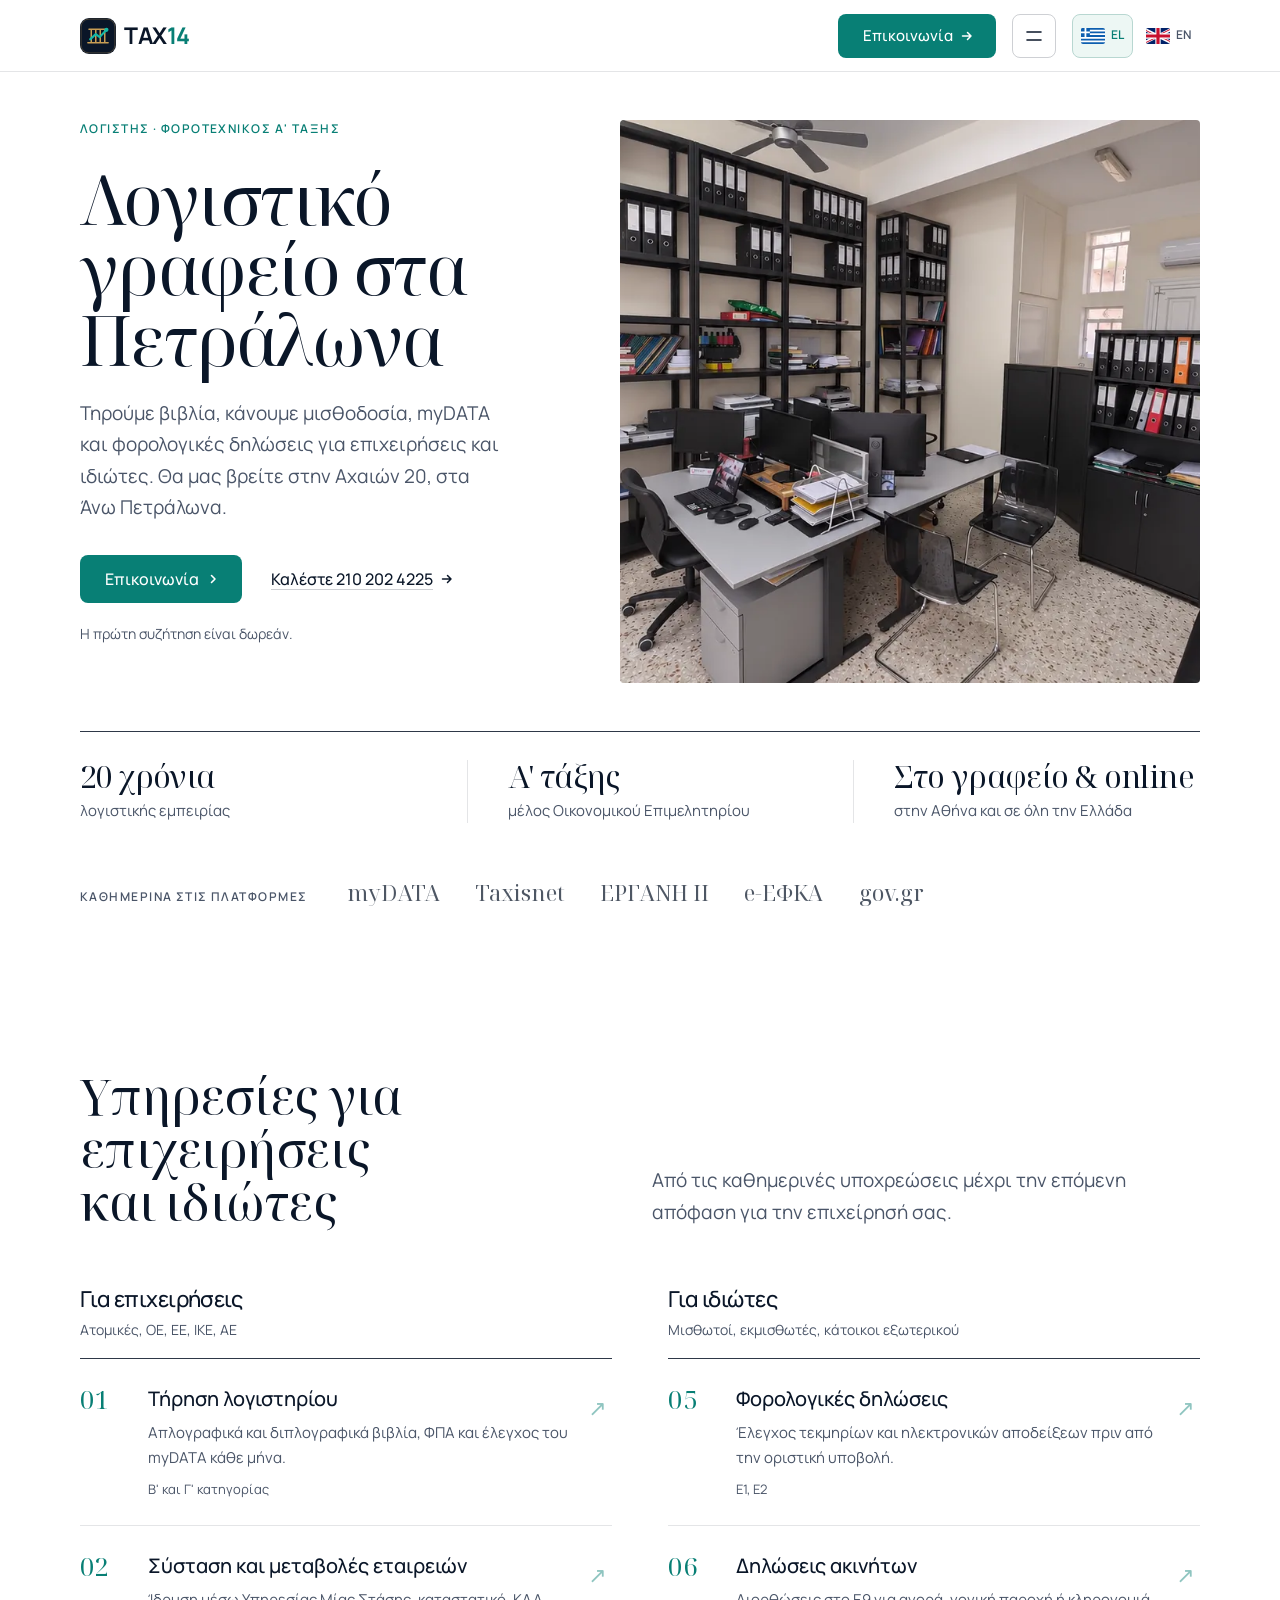
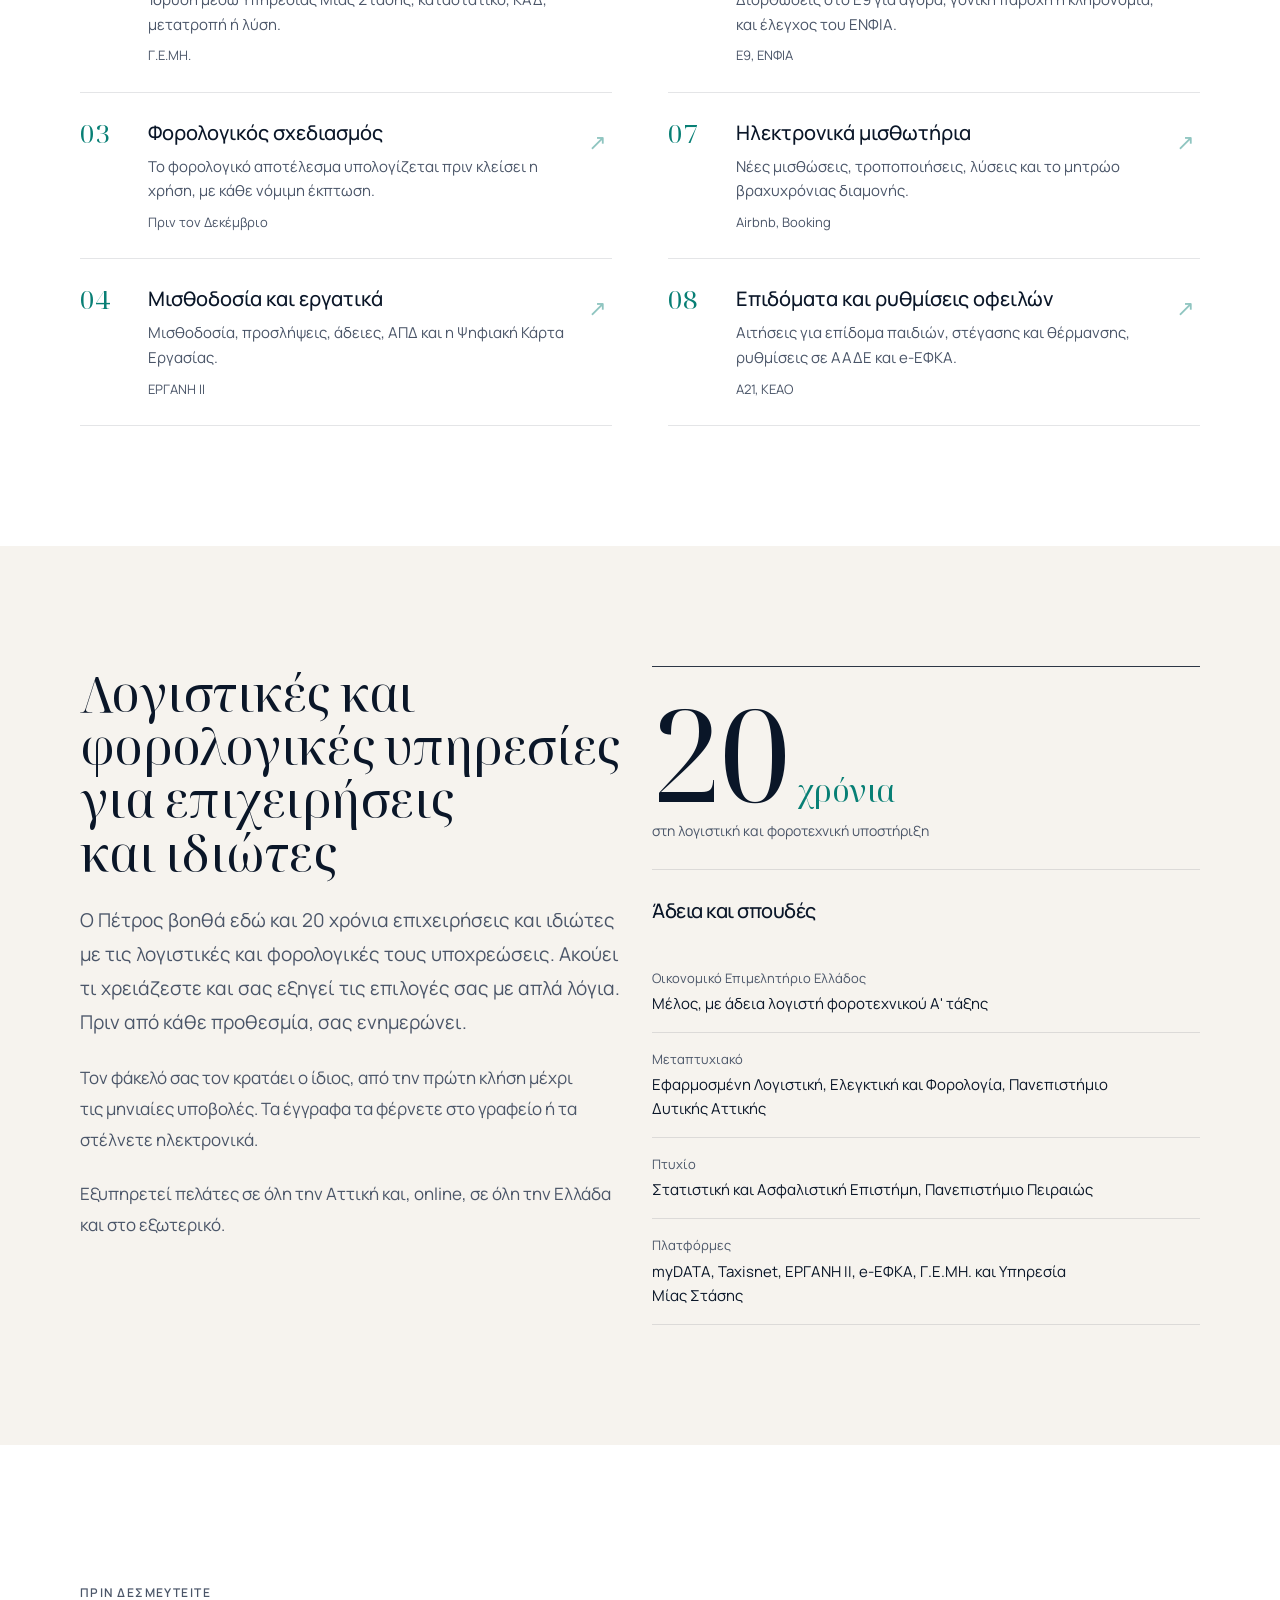
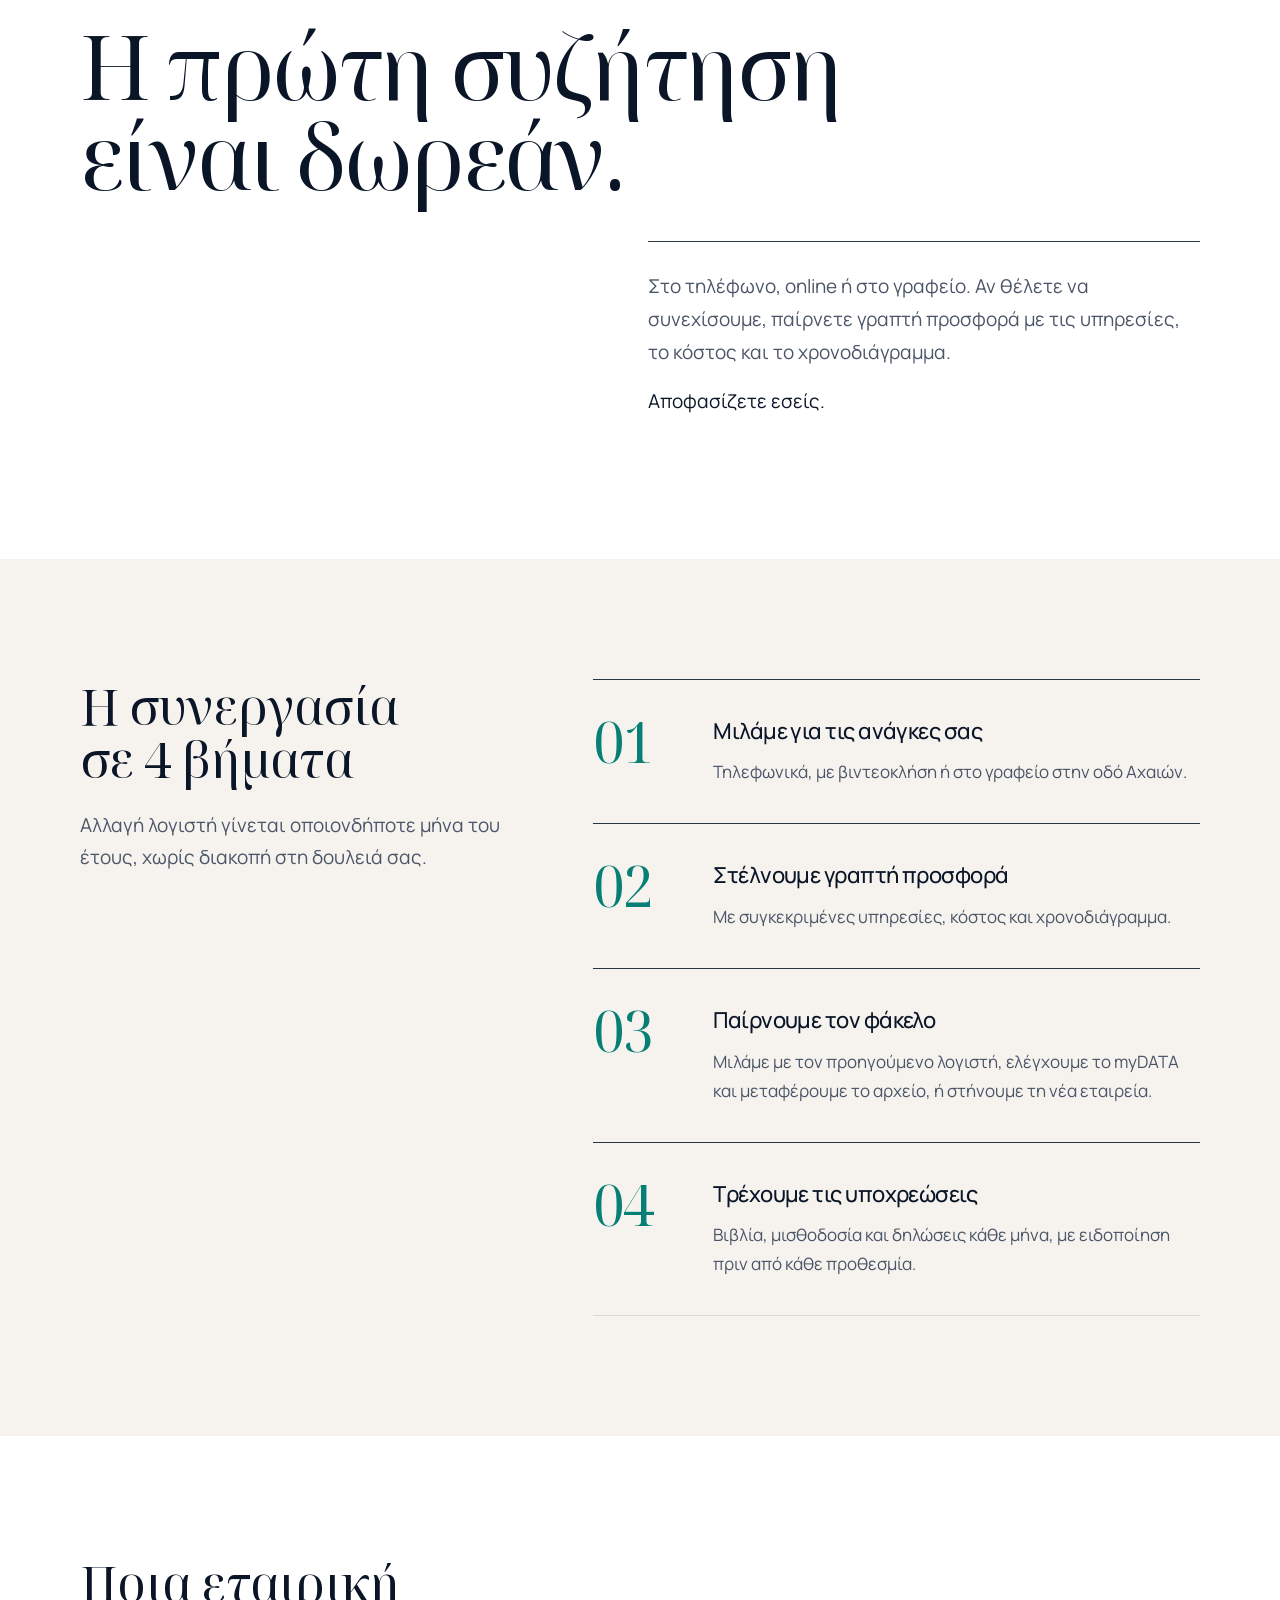
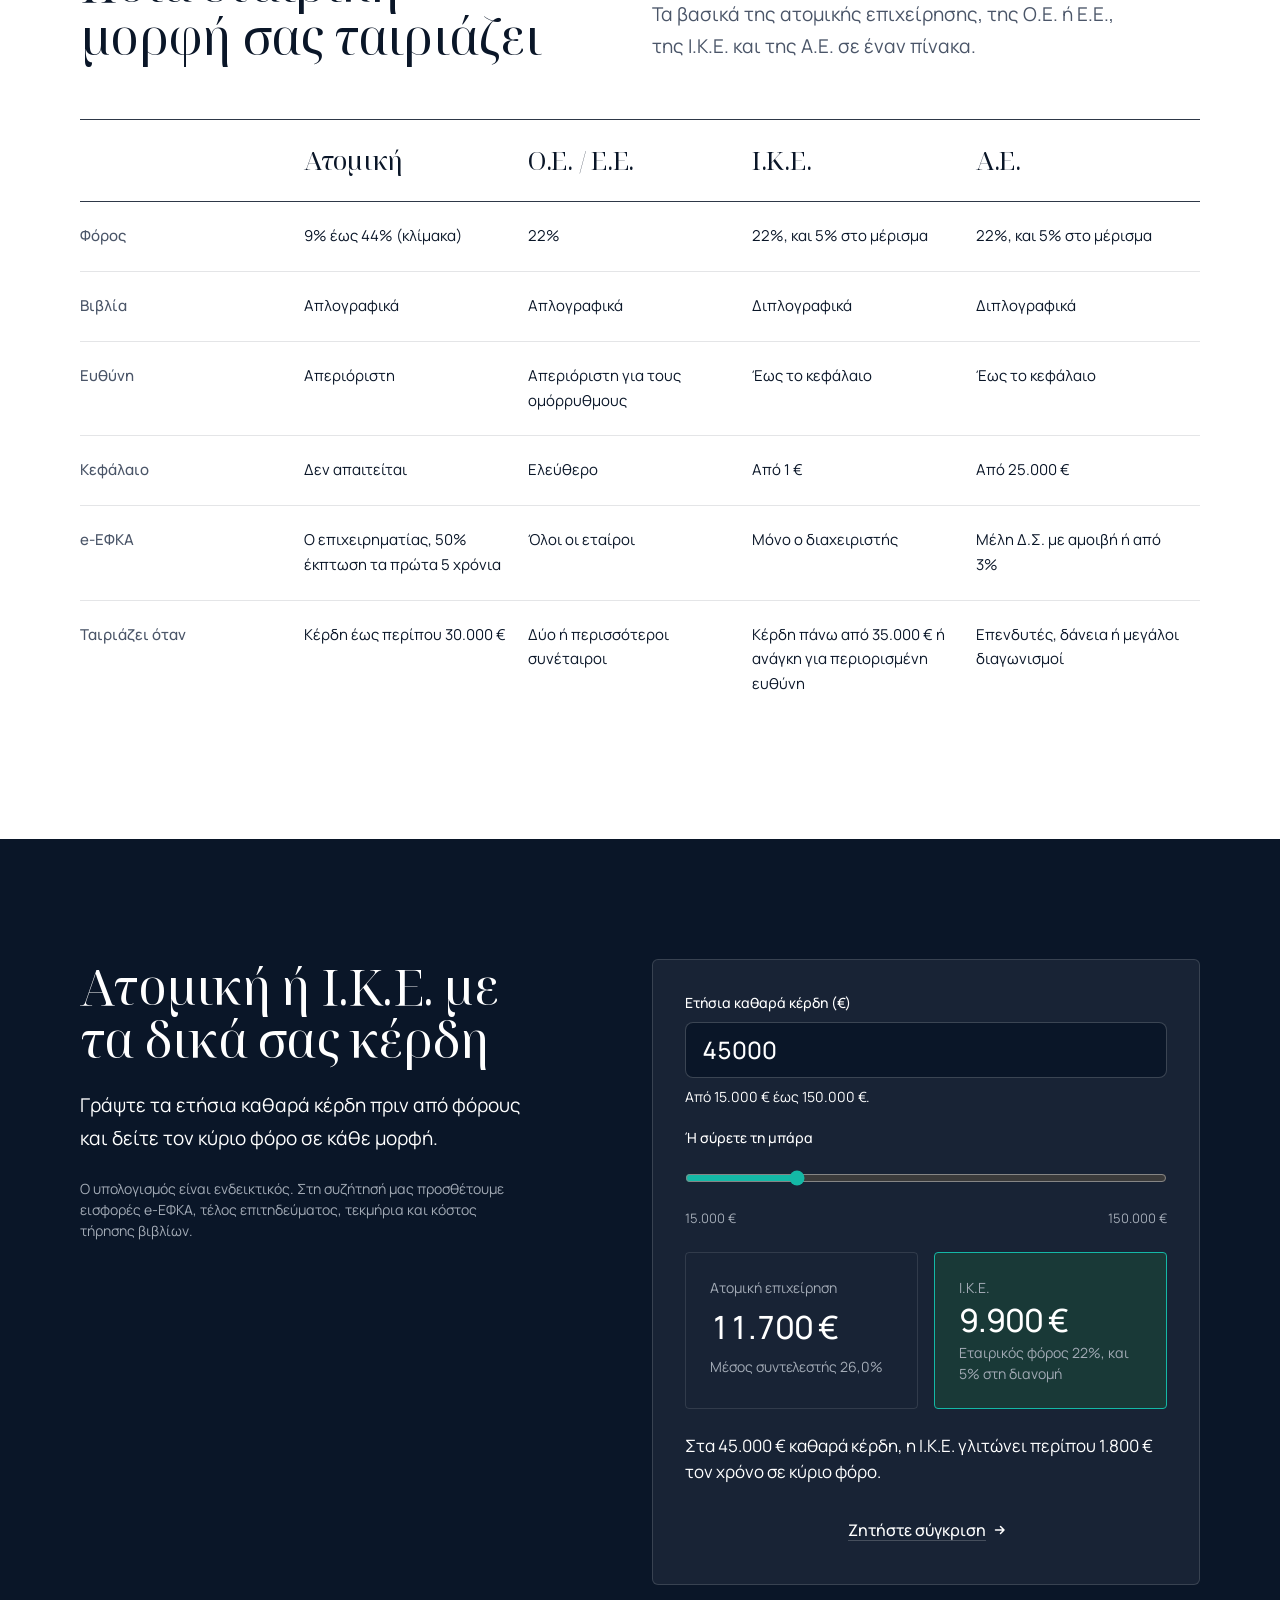
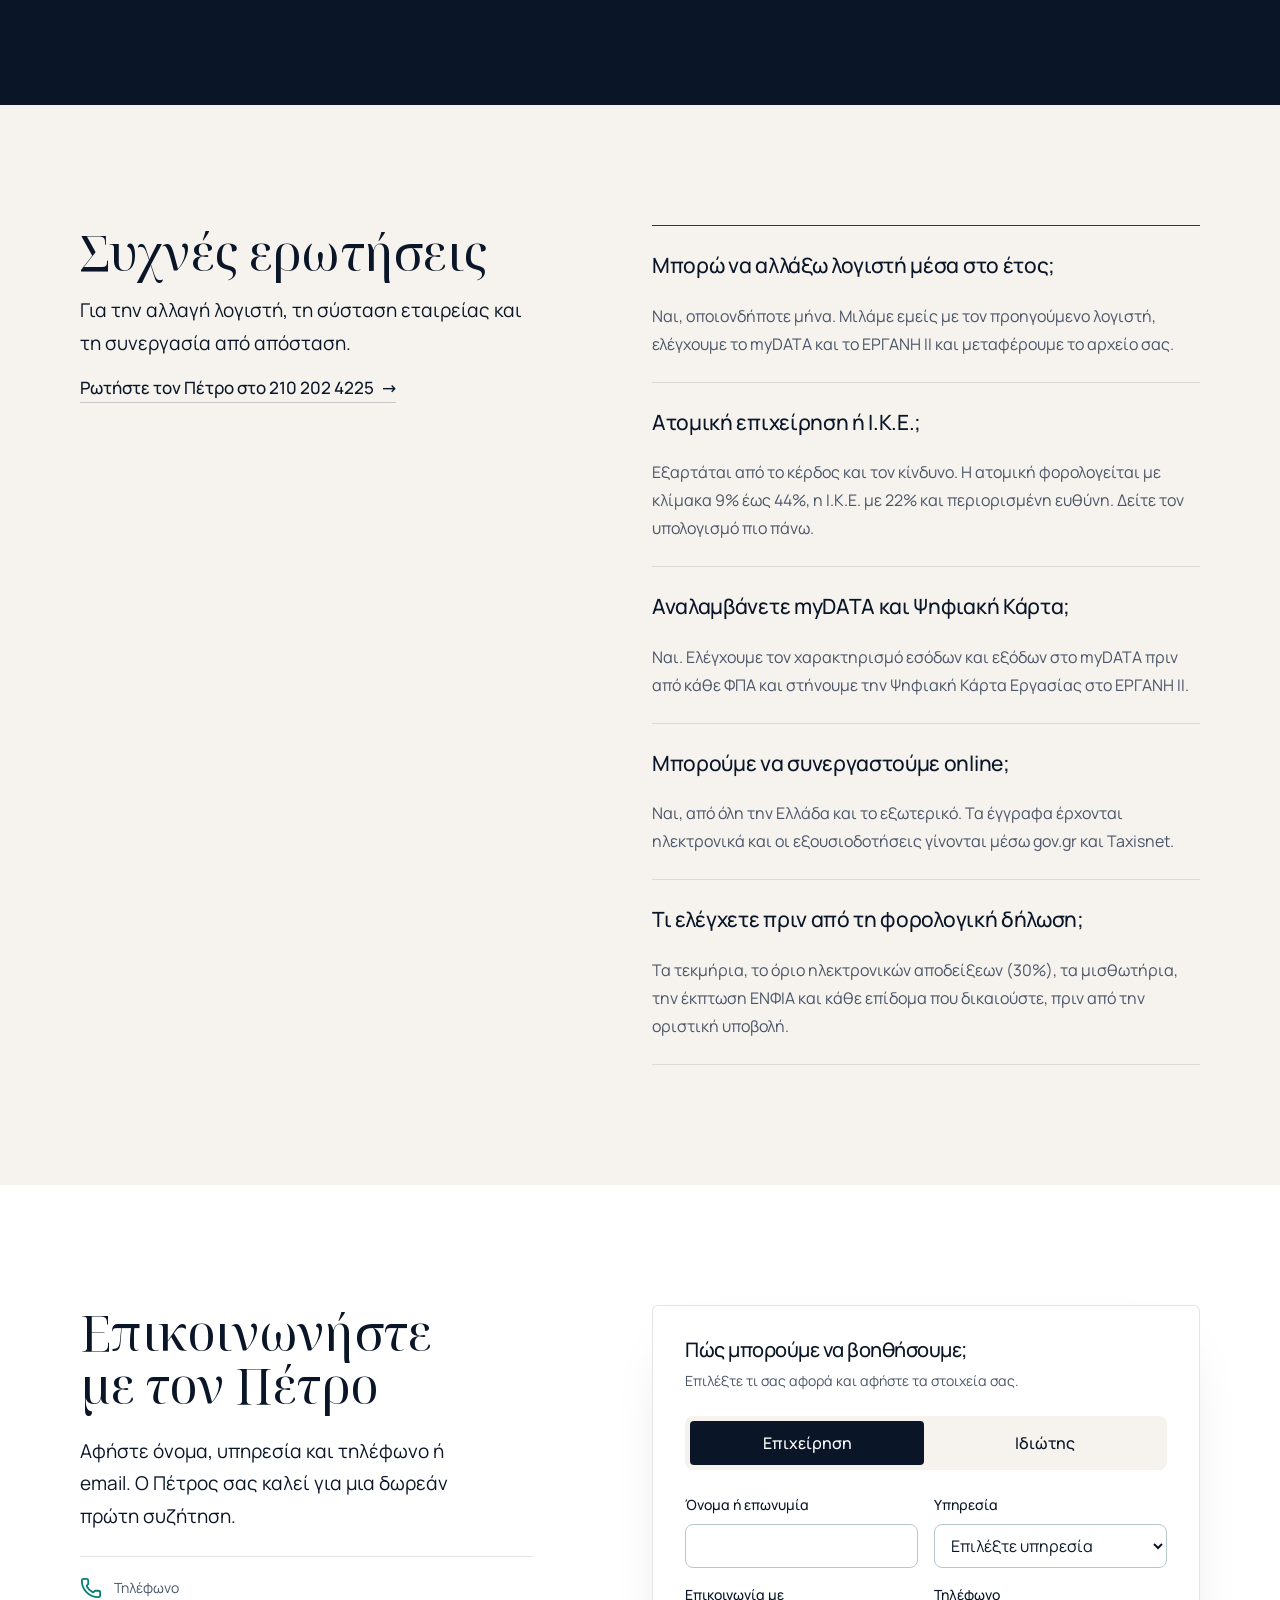
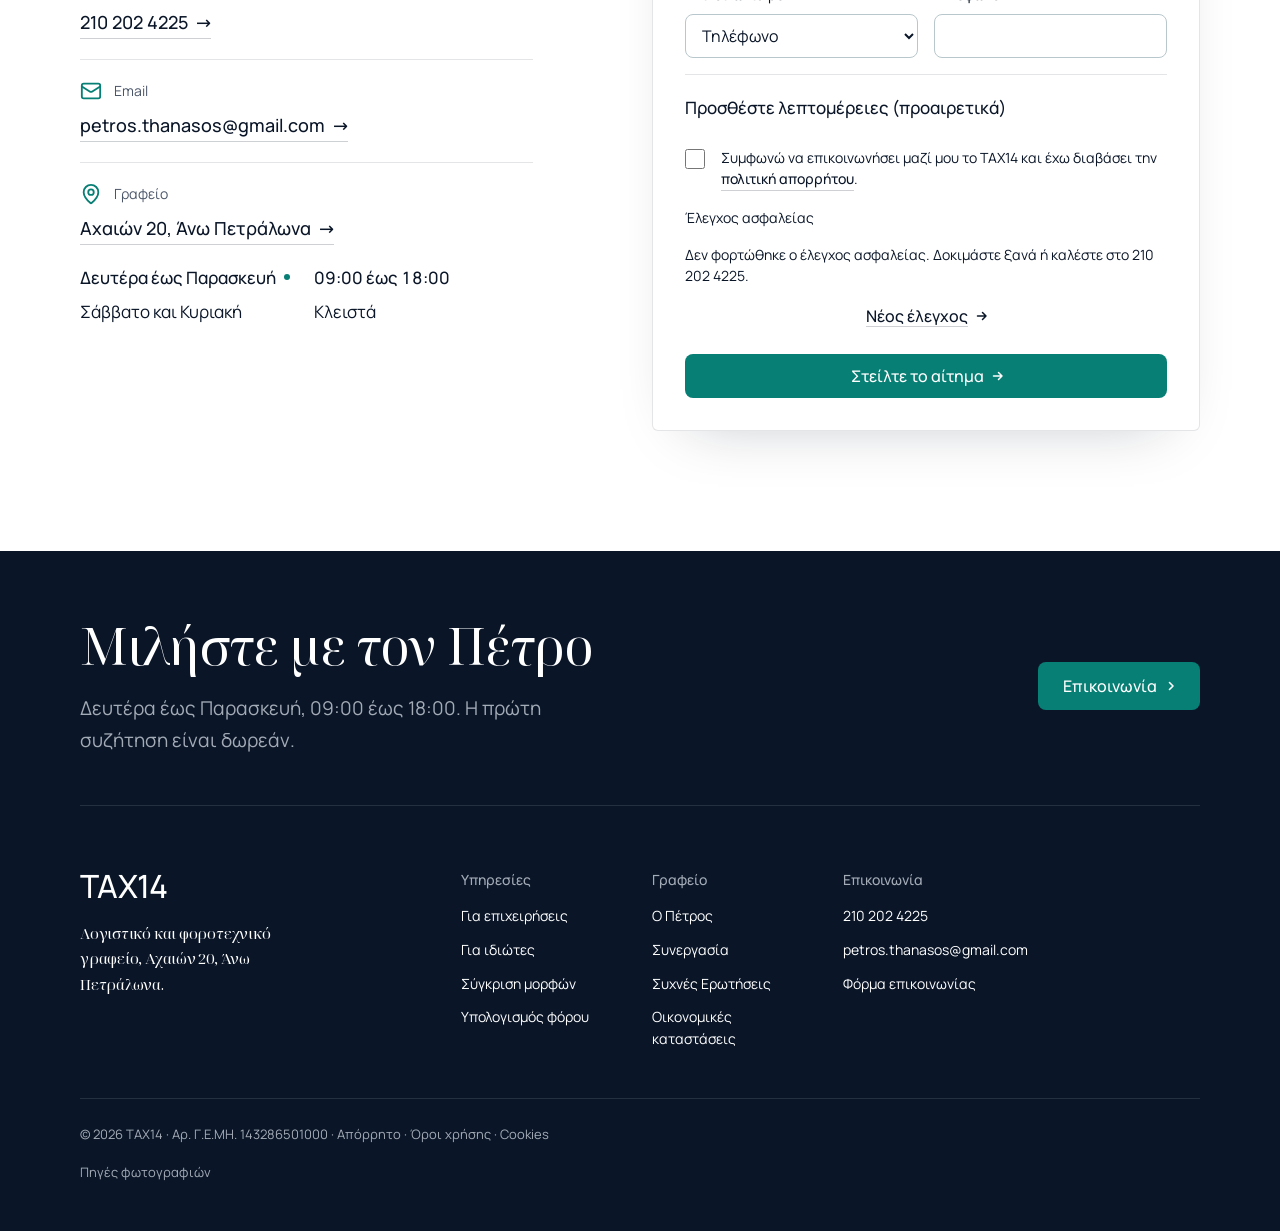
<file: index.html>
<!doctype html>
<html lang="el" data-type="service" data-radius="soft" data-buttons="arrow" data-motion>
<head>
<meta charset="utf-8">
<meta name="viewport" content="width=device-width, initial-scale=1, viewport-fit=cover">
<title>Λογιστικό Γραφείο στα Πετράλωνα | TAX14</title>
<meta name="description" content="Λογιστικό γραφείο στα Πετράλωνα με 20 χρόνια εμπειρίας. Βιβλία, myDATA, μισθοδοσία και φορολογικές δηλώσεις. Αχαιών 20 — δωρεάν πρώτη συζήτηση.">
<meta name="robots" content="index, follow, max-image-preview:large, max-snippet:-1, max-video-preview:-1">
<link rel="canonical" href="https://tax14.gr/">
<link rel="alternate" hreflang="el" href="https://tax14.gr/">
<link rel="alternate" hreflang="en" href="https://tax14.gr/en/">
<link rel="alternate" hreflang="x-default" href="https://tax14.gr/">
<meta name="geo.region" content="GR-I">
<meta name="geo.placename" content="Άνω Πετράλωνα, Αθήνα, Αττική">

<meta property="og:type" content="website">
<meta property="og:locale" content="el_GR">
<meta property="og:locale:alternate" content="en_GB">
<meta property="og:site_name" content="TAX14">
<meta property="og:title" content="Λογιστικό Γραφείο στα Πετράλωνα | TAX14">
<meta property="og:description" content="Λογιστικό γραφείο στα Πετράλωνα με 20 χρόνια εμπειρίας. Βιβλία, myDATA, μισθοδοσία και φορολογικές δηλώσεις. Αχαιών 20 — δωρεάν πρώτη συζήτηση.">
<meta property="og:url" content="https://tax14.gr/">
<meta property="og:image" content="https://tax14.gr/assets/og-image.png">
<meta property="og:image:width" content="1200">
<meta property="og:image:height" content="630">
<meta property="og:image:alt" content="TAX14, λογιστικό και φοροτεχνικό γραφείο στα Άνω Πετράλωνα, Αθήνα">
<meta name="twitter:card" content="summary_large_image">
<meta name="twitter:title" content="Λογιστικό Γραφείο στα Πετράλωνα | TAX14">
<meta name="twitter:description" content="Λογιστικό γραφείο στα Πετράλωνα με 20 χρόνια εμπειρίας. Βιβλία, myDATA, μισθοδοσία και φορολογικές δηλώσεις. Αχαιών 20 — δωρεάν πρώτη συζήτηση.">
<meta name="twitter:image" content="https://tax14.gr/assets/og-image.png">
<link rel="icon" type="image/svg+xml" href="assets/favicon.svg">
<meta name="theme-color" content="#ffffff">
<meta name="site-kind" content="other">
<meta name="page-type" content="service">

<link rel="preload" href="assets/fonts/manrope-greek-wght-normal.woff2" as="font" type="font/woff2" crossorigin>
<link rel="preload" href="assets/fonts/manrope-latin-wght-normal.woff2" as="font" type="font/woff2" crossorigin>
<link rel="preload" href="assets/fonts/noto-serif-display-greek-wght-normal.woff2" as="font" type="font/woff2" crossorigin>
<link rel="stylesheet" href="css/fonts.css?v=3">
<link rel="stylesheet" href="assets/kit/system.css?v=1">
<link rel="stylesheet" href="assets/kit/ui/cards.css?v=1">
<link rel="stylesheet" href="assets/kit/motion/motion.css?v=1">
<link rel="stylesheet" href="assets/kit/layout/layout.css?v=1">
<link rel="stylesheet" href="css/site.css?v=refresh1">
<script src="js/head.js?v=1"></script>
<link rel="modulepreload" href="assets/kit/moments/moments.js">
<link rel="modulepreload" href="assets/kit/moments/lib.js">
<link rel="modulepreload" href="assets/kit/moments/word-highlight/moment.js">
<link rel="preload" as="image" href="assets/img/office-1086.webp" imagesrcset="assets/img/office-640.webp 640w, assets/img/office-960.webp 960w, assets/img/office-1086.webp 1086w" imagesizes="(min-width: 1024px) 52vw, 100vw" fetchpriority="high">

<script type="application/ld+json">
{
  "@context": "https://schema.org",
  "@graph": [
    {
      "@type": ["AccountingService", "LocalBusiness"],
      "@id": "https://tax14.gr/#organization",
      "name": "TAX14 — Λογιστικό & Φοροτεχνικό Γραφείο Αθήνα",
      "alternateName": "TAX14 Φοροτεχνικοί Σύμβουλοι",
      "description": "Λογιστικό και φοροτεχνικό γραφείο στα Άνω Πετράλωνα, Αθήνα, με 20 χρόνια εμπειρίας. Τήρηση βιβλίων, σύσταση εταιρειών, myDATA, μισθοδοσία ΕΡΓΑΝΗ ΙΙ και φορολογικές δηλώσεις ιδιωτών (Ε1, Ε2, Ε9, ΕΝΦΙΑ).",
      "url": "https://tax14.gr/",
      "logo": "https://tax14.gr/assets/favicon.svg",
      "image": ["https://tax14.gr/assets/og-image.png", "https://tax14.gr/assets/img/office-1086.webp"],
      "telephone": "+30-210-202-4225",
      "email": "petros.thanasos@gmail.com",
      "identifier": { "@type": "PropertyValue", "propertyID": "GEMI", "value": "143286501000" },
      "geo": { "@type": "GeoCoordinates", "latitude": 37.968365, "longitude": 23.71135 },
      "hasMap": "https://maps.app.goo.gl/hke93yHojwCLQBmC6",
      "knowsLanguage": ["el", "en"],
      "founder": { "@id": "https://tax14.gr/#petros" },
      "employee": { "@id": "https://tax14.gr/#petros" },
      "contactPoint": {
        "@type": "ContactPoint",
        "contactType": "customer service",
        "telephone": "+30-210-202-4225",
        "email": "petros.thanasos@gmail.com",
        "availableLanguage": ["el", "en"]
      },
      "address": {
        "@type": "PostalAddress",
        "streetAddress": "Αχαιών 20",
        "addressLocality": "Αθήνα",
        "addressRegion": "Αττική",
        "postalCode": "11852",
        "addressCountry": "GR"
      },
      "areaServed": [
        { "@type": "City", "name": "Αθήνα" },
        { "@type": "AdministrativeArea", "name": "Αττική" },
        { "@type": "Country", "name": "Ελλάδα" }
      ],
      "openingHoursSpecification": [
        { "@type": "OpeningHoursSpecification", "dayOfWeek": ["Monday", "Tuesday", "Wednesday", "Thursday", "Friday"], "opens": "09:00", "closes": "18:00" }
      ],
      "hasOfferCatalog": {
        "@type": "OfferCatalog",
        "name": "Λογιστικές & φοροτεχνικές υπηρεσίες",
        "itemListElement": [
          { "@type": "OfferCatalog", "name": "Για επιχειρήσεις", "itemListElement": [
            { "@type": "Offer", "itemOffered": { "@type": "Service", "name": "Τήρηση λογιστηρίου, απλογραφικά και διπλογραφικά βιβλία, myDATA" } },
            { "@type": "Offer", "itemOffered": { "@type": "Service", "name": "Σύσταση, μετατροπή και λύση εταιρειών (Ατομική, ΟΕ, ΕΕ, ΙΚΕ, ΑΕ)" } },
            { "@type": "Offer", "itemOffered": { "@type": "Service", "name": "Φορολογικός σχεδιασμός" } },
            { "@type": "Offer", "itemOffered": { "@type": "Service", "name": "Μισθοδοσία και ΕΡΓΑΝΗ ΙΙ (Ψηφιακή Κάρτα Εργασίας)" } }
          ] },
          { "@type": "OfferCatalog", "name": "Για ιδιώτες", "itemListElement": [
            { "@type": "Offer", "itemOffered": { "@type": "Service", "name": "Φορολογικές δηλώσεις Ε1 και Ε2" } },
            { "@type": "Offer", "itemOffered": { "@type": "Service", "name": "Δηλώσεις ακινήτων Ε9 και ΕΝΦΙΑ" } },
            { "@type": "Offer", "itemOffered": { "@type": "Service", "name": "Ηλεκτρονικά μισθωτήρια και βραχυχρόνιες μισθώσεις" } },
            { "@type": "Offer", "itemOffered": { "@type": "Service", "name": "Επιδόματα και ρυθμίσεις οφειλών" } }
          ] }
        ]
      }
    },
    {
      "@type": "Person",
      "@id": "https://tax14.gr/#petros",
      "name": "Πέτρος Θανασός",
      "givenName": "Πέτρος",
      "familyName": "Θανασός",
      "jobTitle": "Λογιστής φοροτεχνικός Α' τάξης",
      "email": "petros.thanasos@gmail.com",
      "telephone": "+30-210-202-4225",
      "worksFor": { "@id": "https://tax14.gr/#organization" },
      "memberOf": { "@type": "Organization", "name": "Οικονομικό Επιμελητήριο Ελλάδος" },
      "alumniOf": [
        { "@type": "CollegeOrUniversity", "name": "Πανεπιστήμιο Δυτικής Αττικής" },
        { "@type": "CollegeOrUniversity", "name": "Πανεπιστήμιο Πειραιώς" }
      ],
      "knowsLanguage": ["el", "en"]
    },
    {
      "@type": "WebSite",
      "@id": "https://tax14.gr/#website",
      "url": "https://tax14.gr/",
      "name": "TAX14",
      "inLanguage": ["el", "en"],
      "publisher": { "@id": "https://tax14.gr/#organization" }
    },
    {
      "@type": "FAQPage",
      "@id": "https://tax14.gr/#faq",
      "mainEntity": [
        { "@type": "Question", "name": "Μπορώ να αλλάξω λογιστή μέσα στο έτος;", "acceptedAnswer": { "@type": "Answer", "text": "Ναι, οποιονδήποτε μήνα. Μιλάμε εμείς με τον προηγούμενο λογιστή, ελέγχουμε το myDATA και το ΕΡΓΑΝΗ ΙΙ και μεταφέρουμε το αρχείο σας." } },
        { "@type": "Question", "name": "Ατομική επιχείρηση ή Ι.Κ.Ε.;", "acceptedAnswer": { "@type": "Answer", "text": "Εξαρτάται από το κέρδος και τον κίνδυνο. Η ατομική φορολογείται με κλίμακα 9% έως 44%, η Ι.Κ.Ε. με 22% και περιορισμένη ευθύνη. Δείτε τον υπολογισμό πιο πάνω." } },
        { "@type": "Question", "name": "Αναλαμβάνετε myDATA και Ψηφιακή Κάρτα;", "acceptedAnswer": { "@type": "Answer", "text": "Ναι. Ελέγχουμε τον χαρακτηρισμό εσόδων και εξόδων στο myDATA πριν από κάθε ΦΠΑ και στήνουμε την Ψηφιακή Κάρτα Εργασίας στο ΕΡΓΑΝΗ ΙΙ." } },
        { "@type": "Question", "name": "Μπορούμε να συνεργαστούμε online;", "acceptedAnswer": { "@type": "Answer", "text": "Ναι, από όλη την Ελλάδα και το εξωτερικό. Τα έγγραφα έρχονται ηλεκτρονικά και οι εξουσιοδοτήσεις γίνονται μέσω gov.gr και Taxisnet." } },
        { "@type": "Question", "name": "Τι ελέγχετε πριν από τη φορολογική δήλωση;", "acceptedAnswer": { "@type": "Answer", "text": "Τα τεκμήρια, το όριο ηλεκτρονικών αποδείξεων (30%), τα μισθωτήρια, την έκπτωση ΕΝΦΙΑ και κάθε επίδομα που δικαιούστε, πριν από την οριστική υποβολή." } }
      ]
    }
  ]
}
</script>
</head>
<body>
<!-- Accounting office: split photographic opening, content-height sections,
     navy calculator and footer, teal actions, Greek Manrope typography.
     The free-call statement uses the kit's word-highlight moment.
     photograph: the TAX14 office interior, supplied by the owner -->

<header class="nav">
  <div class="wrap nav__bar">
    <a class="skip-link" href="#top">Μετάβαση στο περιεχόμενο</a>
    <a class="nav__logo" href="#top" aria-label="TAX14, αρχική">
      <svg class="logo-mark" viewBox="0 0 48 48" fill="none" aria-hidden="true">
        <rect width="48" height="48" rx="12" fill="#0A1628"/>
        <rect x="1.5" y="1.5" width="45" height="45" rx="10.5" stroke="#C89D54" stroke-opacity=".4"/>
        <path d="M12 15H36M15 15V33M21 15V33M27 15V33M33 15V33M10.5 33H37.5" stroke="#C89D54" stroke-width="2" stroke-linecap="round"/>
        <path d="M13.5 28.5L21 21.5L26.25 25.5L35.25 15.75" stroke="#14B8A6" stroke-width="2.75" stroke-linecap="round" stroke-linejoin="round"/>
        <circle cx="35.25" cy="15.75" r="2.75" fill="#14B8A6"/>
      </svg>
      <span class="logo-name">TAX<span class="logo-accent">14</span></span>
    </a>
    <nav class="nav__links" aria-label="Κύρια πλοήγηση">
      <div class="nav__item"><a class="nav__link" href="#services">Υπηρεσίες</a></div>
      <div class="nav__item"><a class="nav__link" href="#petros">Ο Πέτρος</a></div>
      <div class="nav__item"><a class="nav__link" href="#compare">Σύγκριση</a></div>
      <div class="nav__item"><a class="nav__link" href="#faq">Συχνές Ερωτήσεις</a></div>
      <div class="nav__item"><a class="nav__link" href="financial-statements.html">Οικονομικές καταστάσεις</a></div>
    </nav>
    <div class="nav__actions">
      <a class="btn btn--primary" href="#contact">Επικοινωνία</a>
    </div>
    <button class="nav__toggle" type="button" aria-expanded="false" aria-label="Μενού">
      <svg width="18" height="18" viewBox="0 0 18 18" aria-hidden="true"><path d="M2 5h14M2 13h14" stroke="currentColor" stroke-width="1.6" stroke-linecap="round"/></svg>
    </button>
    <!-- LANGUAGE:START -->
    <nav class="language-switcher" aria-label="Επιλογή γλώσσας">
      <a class="language-switcher__link" data-language-link href="/" hreflang="el" lang="el" aria-label="Ελληνικά" aria-current="page"><img src="/assets/flags/el.svg" width="24" height="16" alt="" aria-hidden="true"><span>EL</span></a>
      <a class="language-switcher__link" data-language-link href="/en/" hreflang="en" lang="en" aria-label="English"><img src="/assets/flags/en.svg" width="24" height="16" alt="" aria-hidden="true"><span>EN</span></a>
    </nav>
    <!-- LANGUAGE:END -->
  </div>
</header>

<main id="top">
  <section class="hero hero--tax14" data-enter aria-labelledby="hero-h">
    <div class="wrap hero__layout">
      <div class="hero-text">
        <div class="hero__text">
          <p class="hero-notice">Λογιστής · Φοροτεχνικός Α' τάξης</p>
          <h1 id="hero-h">Λογιστικό γραφείο στα Πετράλωνα</h1>
          <p class="hero__lead">Τηρούμε βιβλία, κάνουμε μισθοδοσία, myDATA και φορολογικές δηλώσεις για επιχειρήσεις και ιδιώτες. Θα μας βρείτε στην Αχαιών 20, στα Άνω Πετράλωνα.</p>
          <div class="btn-row">
          <a class="btn btn--primary" href="#contact">Επικοινωνία<svg class="m-arrow" viewBox="0 0 12 12" aria-hidden="true"><path class="m-arrow__stem" d="M1 6h8"/><path class="m-arrow__head" d="M4.5 2.5 8 6l-3.5 3.5"/></svg></a>
          <a class="btn btn--secondary" href="tel:+302102024225">Καλέστε 210 202 4225</a>
        </div>
          <p class="hero__note">Η πρώτη συζήτηση είναι δωρεάν.</p>
        </div>
      </div>
      <div class="hero__visual"><img class="hero__bg" src="assets/img/office-1086.webp" srcset="assets/img/office-640.webp 640w, assets/img/office-960.webp 960w, assets/img/office-1086.webp 1086w" sizes="(min-width: 1024px) 52vw, 100vw" width="1086" height="815" alt="Το εσωτερικό του λογιστικού γραφείου TAX14 στα Άνω Πετράλωνα, με γραφεία εργασίας, οθόνες και ράφια με κλασέρ" fetchpriority="high" decoding="async" data-source="owner" data-subject="the TAX14 office interior at Achaion 20, Ano Petralona"></div>
      <dl class="hero__proof">
        <div><dt data-m-count>20 χρόνια</dt><dd>λογιστικής εμπειρίας</dd></div>
        <div><dt>Α' τάξης</dt><dd>μέλος Οικονομικού Επιμελητηρίου</dd></div>
        <div><dt>Στο γραφείο & online</dt><dd>στην Αθήνα και σε όλη την Ελλάδα</dd></div>
      </dl>
      <div class="trust-strip">
        <p class="trust-strip__label">Καθημερινά στις πλατφόρμες</p>
        <ul class="trust-strip__list">
          <li>myDATA</li>
          <li>Taxisnet</li>
          <li>ΕΡΓΑΝΗ ΙΙ</li>
          <li>e-ΕΦΚΑ</li>
          <li>gov.gr</li>
        </ul>
      </div>
    </div>
  </section>

  <section class="section" id="services" aria-labelledby="services-h">
    <div class="wrap">
      <div class="section-head">
        <h2 id="services-h">Υπηρεσίες για επιχειρήσεις και ιδιώτες</h2>
        <p>Από τις καθημερινές υποχρεώσεις μέχρι την επόμενη απόφαση για την επιχείρησή σας.</p>
      </div>
      <div class="grid grid--top services">
        <div class="span-6 service-group" id="services-b2b">
          <div class="group-head"><h3>Για επιχειρήσεις</h3><p class="t-small muted">Ατομικές, ΟΕ, ΕΕ, ΙΚΕ, ΑΕ</p></div>
          <ul class="service-list">
            <li><a class="service-link" href="#contact" data-prefill-segment="b2b" data-prefill-service="Τήρηση & Επίβλεψη Λογιστηρίου (myDATA)"><span class="row-ic"><svg class="ic ic-svg ic-24" viewBox="0 0 24 24" fill="none" aria-hidden="true"><g fill="none" stroke="currentColor" stroke-linecap="round" stroke-linejoin="round" stroke-width="2"><path d="M12 21V7m4 5l2 2l4-4"/><path d="M22 6V4a1 1 0 0 0-1-1h-5a4 4 0 0 0-4 4a4 4 0 0 0-4-4H3a1 1 0 0 0-1 1v13a1 1 0 0 0 1 1h6a3 3 0 0 1 3 3a3 3 0 0 1 3-3h6a1 1 0 0 0 1-1v-1.3"/></g></svg></span><span class="service-copy"><strong class="rows__name">Τήρηση λογιστηρίου</strong><span class="service-description">Απλογραφικά και διπλογραφικά βιβλία, ΦΠΑ και έλεγχος του myDATA κάθε μήνα.</span><span class="service-tag">Β' και Γ' κατηγορίας</span></span><span class="service-arrow" aria-hidden="true">↗</span></a></li>
            <li><a class="service-link" href="#contact" data-prefill-segment="b2b" data-prefill-service="Σύσταση / Μετατροπή / Λύση Εταιρείας"><span class="row-ic"><svg class="ic ic-svg ic-24" viewBox="0 0 24 24" fill="none" aria-hidden="true"><g fill="none" stroke="currentColor" stroke-linecap="round" stroke-linejoin="round" stroke-width="2"><path d="M10 12h4m-4-4h4m0 13v-3a2 2 0 0 0-4 0v3"/><path d="M6 10H4a2 2 0 0 0-2 2v7a2 2 0 0 0 2 2h16a2 2 0 0 0 2-2V9a2 2 0 0 0-2-2h-2"/><path d="M6 21V5a2 2 0 0 1 2-2h8a2 2 0 0 1 2 2v16"/></g></svg></span><span class="service-copy"><strong class="rows__name">Σύσταση και μεταβολές εταιρειών</strong><span class="service-description">Ίδρυση μέσω Υπηρεσίας Μίας Στάσης, καταστατικό, ΚΑΔ, μετατροπή ή λύση.</span><span class="service-tag">Γ.Ε.ΜΗ.</span></span><span class="service-arrow" aria-hidden="true">↗</span></a></li>
            <li><a class="service-link" href="#contact" data-prefill-segment="b2b" data-prefill-service="Στρατηγικός Φορολογικός Σχεδιασμός"><span class="row-ic"><svg class="ic ic-svg ic-24" viewBox="0 0 24 24" fill="none" aria-hidden="true"><g fill="none" stroke="currentColor" stroke-linecap="round" stroke-linejoin="round" stroke-width="2"><path d="M16 17h6v-6"/><path d="m22 17l-8.5-8.5l-5 5L2 7"/></g></svg></span><span class="service-copy"><strong class="rows__name">Φορολογικός σχεδιασμός</strong><span class="service-description">Το φορολογικό αποτέλεσμα υπολογίζεται πριν κλείσει η χρήση, με κάθε νόμιμη έκπτωση.</span><span class="service-tag">Πριν τον Δεκέμβριο</span></span><span class="service-arrow" aria-hidden="true">↗</span></a></li>
            <li><a class="service-link" href="#contact" data-prefill-segment="b2b" data-prefill-service="Διαχείριση Μισθοδοσίας & ΕΡΓΑΝΗ ΙΙ"><span class="row-ic"><svg class="ic ic-svg ic-24" viewBox="0 0 24 24" fill="none" aria-hidden="true"><g fill="none" stroke="currentColor" stroke-linecap="round" stroke-linejoin="round" stroke-width="2"><path d="M16 21v-2a4 4 0 0 0-4-4H6a4 4 0 0 0-4 4v2M16 3.128a4 4 0 0 1 0 7.744M22 21v-2a4 4 0 0 0-3-3.87"/><circle cx="9" cy="7" r="4"/></g></svg></span><span class="service-copy"><strong class="rows__name">Μισθοδοσία και εργατικά</strong><span class="service-description">Μισθοδοσία, προσλήψεις, άδειες, ΑΠΔ και η Ψηφιακή Κάρτα Εργασίας.</span><span class="service-tag">ΕΡΓΑΝΗ ΙΙ</span></span><span class="service-arrow" aria-hidden="true">↗</span></a></li>
          </ul>
        </div>
        <div class="span-6 start-7 service-group" id="services-b2c">
          <div class="group-head"><h3>Για ιδιώτες</h3><p class="t-small muted">Μισθωτοί, εκμισθωτές, κάτοικοι εξωτερικού</p></div>
          <ul class="service-list">
            <li><a class="service-link" href="#contact" data-prefill-segment="b2c" data-prefill-service="Φορολογική Δήλωση Εισοδήματος (Ε1 / Ε2)"><span class="row-ic"><svg class="ic ic-svg ic-24" viewBox="0 0 24 24" fill="none" aria-hidden="true"><g fill="none" stroke="currentColor" stroke-linecap="round" stroke-linejoin="round" stroke-width="2"><path d="M6 22a2 2 0 0 1-2-2V4a2 2 0 0 1 2-2h8a2.4 2.4 0 0 1 1.704.706l3.588 3.588A2.4 2.4 0 0 1 20 8v12a2 2 0 0 1-2 2z"/><path d="M14 2v5a1 1 0 0 0 1 1h5M10 9H8m8 4H8m8 4H8"/></g></svg></span><span class="service-copy"><strong class="rows__name">Φορολογικές δηλώσεις</strong><span class="service-description">Έλεγχος τεκμηρίων και ηλεκτρονικών αποδείξεων πριν από την οριστική υποβολή.</span><span class="service-tag">Ε1, Ε2</span></span><span class="service-arrow" aria-hidden="true">↗</span></a></li>
            <li><a class="service-link" href="#contact" data-prefill-segment="b2c" data-prefill-service="Διαχείριση Ακίνητης Περιουσίας (Ε9 / ΕΝΦΙΑ)"><span class="row-ic"><svg class="ic ic-svg ic-24" viewBox="0 0 24 24" fill="none" aria-hidden="true"><g fill="none" stroke="currentColor" stroke-linecap="round" stroke-linejoin="round" stroke-width="2"><path d="M15 21v-8a1 1 0 0 0-1-1h-4a1 1 0 0 0-1 1v8"/><path d="M3 10a2 2 0 0 1 .709-1.528l7-6a2 2 0 0 1 2.582 0l7 6A2 2 0 0 1 21 10v9a2 2 0 0 1-2 2H5a2 2 0 0 1-2-2z"/></g></svg></span><span class="service-copy"><strong class="rows__name">Δηλώσεις ακινήτων</strong><span class="service-description">Διορθώσεις στο Ε9 για αγορά, γονική παροχή ή κληρονομιά, και έλεγχος του ΕΝΦΙΑ.</span><span class="service-tag">Ε9, ΕΝΦΙΑ</span></span><span class="service-arrow" aria-hidden="true">↗</span></a></li>
            <li><a class="service-link" href="#contact" data-prefill-segment="b2c" data-prefill-service="Ηλεκτρονικά μισθωτήρια"><span class="row-ic"><svg class="ic ic-svg ic-24" viewBox="0 0 24 24" fill="none" aria-hidden="true"><g fill="none" stroke="currentColor" stroke-linecap="round" stroke-linejoin="round" stroke-width="2"><path d="M2.586 17.414A2 2 0 0 0 2 18.828V21a1 1 0 0 0 1 1h3a1 1 0 0 0 1-1v-1a1 1 0 0 1 1-1h1a1 1 0 0 0 1-1v-1a1 1 0 0 1 1-1h.172a2 2 0 0 0 1.414-.586l.814-.814a6.5 6.5 0 1 0-4-4z"/><circle cx="16.5" cy="7.5" r=".5" fill="currentColor"/></g></svg></span><span class="service-copy"><strong class="rows__name">Ηλεκτρονικά μισθωτήρια</strong><span class="service-description">Νέες μισθώσεις, τροποποιήσεις, λύσεις και το μητρώο βραχυχρόνιας διαμονής.</span><span class="service-tag">Airbnb, Booking</span></span><span class="service-arrow" aria-hidden="true">↗</span></a></li>
            <li><a class="service-link" href="#contact" data-prefill-segment="b2c" data-prefill-service="Επιδόματα & Ρυθμίσεις Οφειλών"><span class="row-ic"><svg class="ic ic-svg ic-24" viewBox="0 0 24 24" fill="none" aria-hidden="true"><g fill="none" stroke="currentColor" stroke-linecap="round" stroke-linejoin="round" stroke-width="2"><path d="M11 15h2a2 2 0 1 0 0-4h-3c-.6 0-1.1.2-1.4.6L3 17"/><path d="m7 21l1.6-1.4c.3-.4.8-.6 1.4-.6h4c1.1 0 2.1-.4 2.8-1.2l4.6-4.4a2 2 0 0 0-2.75-2.91l-4.2 3.9M2 16l6 6"/><circle cx="16" cy="9" r="2.9"/><circle cx="6" cy="5" r="3"/></g></svg></span><span class="service-copy"><strong class="rows__name">Επιδόματα και ρυθμίσεις οφειλών</strong><span class="service-description">Αιτήσεις για επίδομα παιδιών, στέγασης και θέρμανσης, ρυθμίσεις σε ΑΑΔΕ και e-ΕΦΚΑ.</span><span class="service-tag">Α21, ΚΕΑΟ</span></span><span class="service-arrow" aria-hidden="true">↗</span></a></li>
          </ul>
        </div>
      </div>
    </div>
  </section>

  <section class="section ground-surface" id="petros" aria-labelledby="petros-h">
    <div class="wrap">
      <div class="grid grid--top">
        <div class="span-6 stack-5">
          <h2 id="petros-h">Λογιστικές και φορολογικές υπηρεσίες για επιχειρήσεις και ιδιώτες</h2>
          <p class="t-lead measure">Ο Πέτρος βοηθά εδώ και 20 χρόνια επιχειρήσεις και ιδιώτες με τις λογιστικές και φορολογικές τους υποχρεώσεις. Ακούει τι χρειάζεστε και σας εξηγεί τις επιλογές σας με απλά λόγια. Πριν από κάθε προθεσμία, σας ενημερώνει.</p>
          <p class="measure">Τον φάκελό σας τον κρατάει ο ίδιος, από την πρώτη κλήση μέχρι τις μηνιαίες υποβολές. Τα έγγραφα τα φέρνετε στο γραφείο ή τα στέλνετε ηλεκτρονικά.</p>
          <p class="measure">Εξυπηρετεί πελάτες σε όλη την Αττική και, online, σε όλη την Ελλάδα και στο εξωτερικό.</p>
        </div>
        <div class="span-6 start-7 credentials">
          <p class="credentials__stat"><span class="credentials__number" data-m-count>20<span>χρόνια</span></span><span class="t-small muted">στη λογιστική και φοροτεχνική υποστήριξη</span></p>
          <div class="group-head"><h3>Άδεια και σπουδές</h3></div>
          <ul class="rows rows--spec">
            <li><span class="rows__name">Οικονομικό Επιμελητήριο Ελλάδος</span><p>Μέλος, με άδεια λογιστή φοροτεχνικού Α' τάξης</p></li>
            <li><span class="rows__name">Μεταπτυχιακό</span><p>Εφαρμοσμένη Λογιστική, Ελεγκτική και Φορολογία, Πανεπιστήμιο Δυτικής Αττικής</p></li>
            <li><span class="rows__name">Πτυχίο</span><p>Στατιστική και Ασφαλιστική Επιστήμη, Πανεπιστήμιο Πειραιώς</p></li>
            <li><span class="rows__name">Πλατφόρμες</span><p>myDATA, Taxisnet, ΕΡΓΑΝΗ ΙΙ, e-ΕΦΚΑ, Γ.Ε.ΜΗ. και Υπηρεσία Μίας Στάσης</p></li>
          </ul>
        </div>
      </div>
    </div>
  </section>

  <section class="section statement" id="first-call" data-moment="word-highlight" aria-labelledby="first-call-h">
    <div class="wrap statement__layout">
      <div><p class="t-label">Πριν δεσμευτείτε</p><h2 class="mo-wh__text" id="first-call-h">Η πρώτη συζήτηση είναι δωρεάν.</h2></div>
      <div class="statement__detail"><p>Στο τηλέφωνο, online ή στο γραφείο. Αν θέλετε να συνεχίσουμε, παίρνετε <strong>γραπτή προσφορά</strong> με τις υπηρεσίες, το κόστος και το χρονοδιάγραμμα.</p><p>Αποφασίζετε εσείς.</p></div>
    </div>
  </section>

  <section class="section ground-surface" id="process" aria-labelledby="process-h">
    <div class="wrap">
      <div class="process-layout">
        <div class="section-head">
          <h2 id="process-h">Η συνεργασία σε 4 βήματα</h2>
          <p class="t-lead">Αλλαγή λογιστή γίνεται οποιονδήποτε μήνα του έτους, χωρίς διακοπή στη δουλειά σας.</p>
        </div>
        <ol class="steps">
          <li><span class="step-number" aria-hidden="true">01</span><div><h3>Μιλάμε για τις ανάγκες σας</h3><p>Τηλεφωνικά, με βιντεοκλήση ή στο γραφείο στην οδό Αχαιών.</p></div></li>
          <li><span class="step-number" aria-hidden="true">02</span><div><h3>Στέλνουμε γραπτή προσφορά</h3><p>Με συγκεκριμένες υπηρεσίες, κόστος και χρονοδιάγραμμα.</p></div></li>
          <li><span class="step-number" aria-hidden="true">03</span><div><h3>Παίρνουμε τον φάκελο</h3><p>Μιλάμε με τον προηγούμενο λογιστή, ελέγχουμε το myDATA και μεταφέρουμε το αρχείο, ή στήνουμε τη νέα εταιρεία.</p></div></li>
          <li><span class="step-number" aria-hidden="true">04</span><div><h3>Τρέχουμε τις υποχρεώσεις</h3><p>Βιβλία, μισθοδοσία και δηλώσεις κάθε μήνα, με ειδοποίηση πριν από κάθε προθεσμία.</p></div></li>
        </ol>
      </div>
    </div>
  </section>

  <section class="section" id="compare" aria-labelledby="compare-h">
    <div class="wrap">
      <div class="section-head">
        <h2 id="compare-h">Ποια εταιρική μορφή σας ταιριάζει</h2>
        <p>Τα βασικά της ατομικής επιχείρησης, της Ο.Ε. ή Ε.Ε., της Ι.Κ.Ε. και της Α.Ε. σε έναν πίνακα.</p>
      </div>
      <div class="compare">
        <table class="compare__table">
          <caption class="sr-only">Σύγκριση νομικών μορφών επιχείρησης</caption>
          <thead>
            <tr><th scope="col"><span class="sr-only">Χαρακτηριστικό</span></th><th scope="col">Ατομική</th><th scope="col">Ο.Ε. / Ε.Ε.</th><th scope="col">Ι.Κ.Ε.</th><th scope="col">Α.Ε.</th></tr>
          </thead>
          <tbody>
            <tr><th scope="row">Φόρος</th><td data-label="Ατομική">9% έως 44% (κλίμακα)</td><td data-label="Ο.Ε. / Ε.Ε.">22%</td><td data-label="Ι.Κ.Ε.">22%, και 5% στο μέρισμα</td><td data-label="Α.Ε.">22%, και 5% στο μέρισμα</td></tr>
            <tr><th scope="row">Βιβλία</th><td data-label="Ατομική">Απλογραφικά</td><td data-label="Ο.Ε. / Ε.Ε.">Απλογραφικά</td><td data-label="Ι.Κ.Ε.">Διπλογραφικά</td><td data-label="Α.Ε.">Διπλογραφικά</td></tr>
            <tr><th scope="row">Ευθύνη</th><td data-label="Ατομική">Απεριόριστη</td><td data-label="Ο.Ε. / Ε.Ε.">Απεριόριστη για τους ομόρρυθμους</td><td data-label="Ι.Κ.Ε.">Έως το κεφάλαιο</td><td data-label="Α.Ε.">Έως το κεφάλαιο</td></tr>
            <tr><th scope="row">Κεφάλαιο</th><td data-label="Ατομική">Δεν απαιτείται</td><td data-label="Ο.Ε. / Ε.Ε.">Ελεύθερο</td><td data-label="Ι.Κ.Ε.">Από 1 €</td><td data-label="Α.Ε.">Από 25.000 €</td></tr>
            <tr><th scope="row">e-ΕΦΚΑ</th><td data-label="Ατομική">Ο επιχειρηματίας, 50% έκπτωση τα πρώτα 5 χρόνια</td><td data-label="Ο.Ε. / Ε.Ε.">Όλοι οι εταίροι</td><td data-label="Ι.Κ.Ε.">Μόνο ο διαχειριστής</td><td data-label="Α.Ε.">Μέλη Δ.Σ. με αμοιβή ή από 3%</td></tr>
            <tr><th scope="row">Ταιριάζει όταν</th><td data-label="Ατομική">Κέρδη έως περίπου 30.000 €</td><td data-label="Ο.Ε. / Ε.Ε.">Δύο ή περισσότεροι συνέταιροι</td><td data-label="Ι.Κ.Ε.">Κέρδη πάνω από 35.000 € ή ανάγκη για περιορισμένη ευθύνη</td><td data-label="Α.Ε.">Επενδυτές, δάνεια ή μεγάλοι διαγωνισμοί</td></tr>
          </tbody>
        </table>
      </div>
    </div>
  </section>

  <section class="section ground-inverse" id="calculator" aria-labelledby="calc-h">
    <div class="wrap">
      <div class="grid grid--top">
        <div class="span-5 stack-5">
          <h2 id="calc-h">Ατομική ή Ι.Κ.Ε. με τα δικά σας κέρδη</h2>
          <p class="t-lead">Γράψτε τα ετήσια καθαρά κέρδη πριν από φόρους και δείτε τον κύριο φόρο σε κάθε μορφή.</p>
          <p class="t-small calc__note">Ο υπολογισμός είναι ενδεικτικός. Στη συζήτησή μας προσθέτουμε εισφορές e-ΕΦΚΑ, τέλος επιτηδεύματος, τεκμήρια και κόστος τήρησης βιβλίων.</p>
        </div>
        <div class="span-6 start-7 calc">
          <div class="calc__input">
            <label for="profit-amount">Ετήσια καθαρά κέρδη (€)</label>
            <input type="number" id="profit-amount" min="15000" max="150000" step="1" value="45000" inputmode="numeric" aria-describedby="profit-input-hint profit-input-error">
            <p class="t-small" id="profit-input-hint">Από 15.000 € έως 150.000 €.</p>
            <p class="field__error" id="profit-input-error" role="status" hidden></p>
            <label for="profit-slider" class="calc__range-label">Ή σύρετε τη μπάρα</label>
            <input type="range" id="profit-slider" min="15000" max="150000" step="500" value="45000">
            <div class="calc__range-scale" aria-hidden="true"><span>15.000 €</span><span>150.000 €</span></div>
            <output id="profit-output" class="sr-only" for="profit-slider profit-amount" aria-live="polite">45.000 €</output>
          </div>
          <dl class="calc__results">
            <div class="calc__box" id="sim-box-atomiki"><dt>Ατομική επιχείρηση</dt><dd class="calc__tax" id="sim-tax-atomiki">11.700 €</dd><dd class="t-small" id="sim-rate-atomiki">Μέσος συντελεστής 26,0%</dd></div>
            <div class="calc__box" id="sim-box-ike"><dt>Ι.Κ.Ε.</dt><dd class="calc__tax" id="sim-tax-ike">9.900 €</dd><dd class="t-small" id="sim-rate-ike">Εταιρικός φόρος 22%, και 5% στη διανομή</dd></div>
          </dl>
          <p class="calc__verdict" id="simulator-verdict-text" aria-live="polite">Στα 45.000 € καθαρά κέρδη, η Ι.Κ.Ε. γλιτώνει περίπου 1.800 € τον χρόνο σε κύριο φόρο.</p>
          <div class="btn-row"><a class="btn btn--secondary" href="#contact" data-prefill-segment="b2b" data-prefill-service="Σύσταση / Μετατροπή / Λύση Εταιρείας">Ζητήστε σύγκριση</a></div>
        </div>
      </div>
    </div>
  </section>

  <section class="section ground-surface" id="faq" aria-labelledby="faq-h">
    <div class="wrap">
      <div class="grid grid--top">
        <div class="span-5 stack-4">
          <h2 id="faq-h">Συχνές ερωτήσεις</h2>
          <p class="t-lead">Για την αλλαγή λογιστή, τη σύσταση εταιρείας και τη συνεργασία από απόσταση.</p>
          <p><a class="link" href="tel:+302102024225">Ρωτήστε τον Πέτρο στο 210 202 4225</a></p>
        </div>
        <div class="span-6 start-7 faq">
          <div class="faq__item"><h3>Μπορώ να αλλάξω λογιστή μέσα στο έτος;</h3><p>Ναι, οποιονδήποτε μήνα. Μιλάμε εμείς με τον προηγούμενο λογιστή, ελέγχουμε το myDATA και το ΕΡΓΑΝΗ ΙΙ και μεταφέρουμε το αρχείο σας.</p></div>
          <div class="faq__item"><h3>Ατομική επιχείρηση ή Ι.Κ.Ε.;</h3><p>Εξαρτάται από το κέρδος και τον κίνδυνο. Η ατομική φορολογείται με κλίμακα 9% έως 44%, η Ι.Κ.Ε. με 22% και περιορισμένη ευθύνη. Δείτε τον υπολογισμό πιο πάνω.</p></div>
          <div class="faq__item"><h3>Αναλαμβάνετε myDATA και Ψηφιακή Κάρτα;</h3><p>Ναι. Ελέγχουμε τον χαρακτηρισμό εσόδων και εξόδων στο myDATA πριν από κάθε ΦΠΑ και στήνουμε την Ψηφιακή Κάρτα Εργασίας στο ΕΡΓΑΝΗ ΙΙ.</p></div>
          <div class="faq__item"><h3>Μπορούμε να συνεργαστούμε online;</h3><p>Ναι, από όλη την Ελλάδα και το εξωτερικό. Τα έγγραφα έρχονται ηλεκτρονικά και οι εξουσιοδοτήσεις γίνονται μέσω gov.gr και Taxisnet.</p></div>
          <div class="faq__item"><h3>Τι ελέγχετε πριν από τη φορολογική δήλωση;</h3><p>Τα τεκμήρια, το όριο ηλεκτρονικών αποδείξεων (30%), τα μισθωτήρια, την έκπτωση ΕΝΦΙΑ και κάθε επίδομα που δικαιούστε, πριν από την οριστική υποβολή.</p></div>
        </div>
      </div>
    </div>
  </section>

  <section class="section" id="contact" aria-labelledby="contact-h">
    <div class="wrap">
      <div class="grid grid--top">
        <div class="span-5 stack-5 contact__info">
          <h2 id="contact-h">Επικοινωνήστε με τον Πέτρο</h2>
          <p class="t-lead">Αφήστε όνομα, υπηρεσία και τηλέφωνο ή email. Ο Πέτρος σας καλεί για μια δωρεάν πρώτη συζήτηση.</p>
          <ul class="visit__rows">
            <li><span class="visit__label"><span class="row-ic"><svg class="ic ic-svg ic-24" viewBox="0 0 24 24" fill="none" aria-hidden="true"><path fill="none" stroke="currentColor" stroke-linecap="round" stroke-linejoin="round" stroke-width="2" d="M13.832 16.568a1 1 0 0 0 1.213-.303l.355-.465A2 2 0 0 1 17 15h3a2 2 0 0 1 2 2v3a2 2 0 0 1-2 2A18 18 0 0 1 2 4a2 2 0 0 1 2-2h3a2 2 0 0 1 2 2v3a2 2 0 0 1-.8 1.6l-.468.351a1 1 0 0 0-.292 1.233a14 14 0 0 0 6.392 6.384"/></svg></span>Τηλέφωνο</span><a class="link" href="tel:+302102024225">210 202 4225</a></li>
            <li><span class="visit__label"><span class="row-ic"><svg class="ic ic-svg ic-24" viewBox="0 0 24 24" fill="none" aria-hidden="true"><g fill="none" stroke="currentColor" stroke-linecap="round" stroke-linejoin="round" stroke-width="2"><path d="m22 7l-8.991 5.727a2 2 0 0 1-2.009 0L2 7"/><rect width="20" height="16" x="2" y="4" rx="2"/></g></svg></span>Email</span><a class="link" href="mailto:petros.thanasos@gmail.com">petros.thanasos@gmail.com</a></li>
            <li><span class="visit__label"><span class="row-ic"><svg class="ic ic-svg ic-24" viewBox="0 0 24 24" fill="none" aria-hidden="true"><g fill="none" stroke="currentColor" stroke-linecap="round" stroke-linejoin="round" stroke-width="2"><path d="M20 10c0 4.993-5.539 10.193-7.399 11.799a1 1 0 0 1-1.202 0C9.539 20.193 4 14.993 4 10a8 8 0 0 1 16 0"/><circle cx="12" cy="10" r="3"/></g></svg></span>Γραφείο</span><a class="link" href="https://www.google.com/maps/search/?api=1&amp;query=%CE%91%CF%87%CE%B1%CE%B9%CF%8E%CE%BD%2020%2C%2011852%20%CE%86%CE%BD%CF%89%20%CE%A0%CE%B5%CF%84%CF%81%CE%AC%CE%BB%CF%89%CE%BD%CE%B1%2C%20%CE%91%CE%B8%CE%AE%CE%BD%CE%B1" rel="noopener">Αχαιών 20, Άνω Πετράλωνα</a></li>
          </ul>
          <dl class="hours" data-tz="Europe/Athens"><dt data-days="mon-fri">Δευτέρα έως Παρασκευή</dt><dd>09:00 έως 18:00</dd><dt data-days="sat,sun">Σάββατο και Κυριακή</dt><dd>Κλειστά</dd></dl>
        </div>

        <div class="span-6 start-7 enquiry">
          <div class="enquiry__heading"><h3>Πώς μπορούμε να βοηθήσουμε;</h3><p>Επιλέξτε τι σας αφορά και αφήστε τα στοιχεία σας.</p></div>
          <div class="segment" role="radiogroup" aria-label="Το αίτημα αφορά">
            <button type="button" class="segment__btn active" id="form-switch-b2b" role="radio" aria-checked="true" data-form-segment="b2b">Επιχείρηση</button>
            <button type="button" class="segment__btn" id="form-switch-b2c" role="radio" aria-checked="false" data-form-segment="b2c">Ιδιώτης</button>
          </div>
          <form id="lead-intake-form" class="enquiry__form" action="api/contact.php" method="POST" novalidate>
            <noscript><p class="t-small">Η φόρμα χρειάζεται JavaScript. Καλέστε μας στο <a href="tel:+302102024225">210 202 4225</a>.</p></noscript>
            <div id="form-errors" class="form-feedback error" tabindex="-1" role="alert" hidden></div>
            <input type="hidden" name="client_segment" id="client_segment" value="Επιχείρηση (B2B)">
            <div class="hp-field" aria-hidden="true">
              <label for="website_url">Μην συμπληρώσετε αυτό το πεδίο</label>
              <input type="text" name="website_url" id="website_url" tabindex="-1" autocomplete="off">
            </div>
            <div id="b2b-fields-group" class="enquiry__group">
              <div class="field form-group">
                <label for="b2b_company_name">Όνομα ή επωνυμία</label>
                <input type="text" id="b2b_company_name" name="b2b_company_name" autocomplete="organization" required>
              </div>
              <div class="field form-group">
                <label for="b2b_service_topic">Υπηρεσία</label>
                <select id="b2b_service_topic" name="b2b_service_topic" required>
                  <option value="" disabled selected>Επιλέξτε υπηρεσία</option>
                  <option value="Πλήρης Λογιστική Υποστήριξη (Αλλαγή Λογιστή)">Αλλαγή λογιστή, πλήρης υποστήριξη</option>
                  <option value="Τήρηση & Επίβλεψη Λογιστηρίου (myDATA)">Τήρηση λογιστηρίου και myDATA</option>
                  <option value="Σύσταση / Μετατροπή / Λύση Εταιρείας">Σύσταση, μετατροπή ή λύση εταιρείας</option>
                  <option value="Στρατηγικός Φορολογικός Σχεδιασμός">Φορολογικός σχεδιασμός</option>
                  <option value="Διαχείριση Μισθοδοσίας & ΕΡΓΑΝΗ ΙΙ">Μισθοδοσία και ΕΡΓΑΝΗ ΙΙ</option>
                </select>
              </div>
            </div>
            <div id="b2c-fields-group" class="enquiry__group" hidden>
              <div class="field form-group">
                <label for="b2c_full_name">Ονοματεπώνυμο</label>
                <input type="text" id="b2c_full_name" name="b2c_full_name" autocomplete="name">
              </div>
              <div class="field form-group">
                <label for="b2c_topic">Υπηρεσία</label>
                <select id="b2c_topic" name="b2c_topic" required>
                  <option value="" disabled selected>Επιλέξτε υπηρεσία</option>
                  <option value="Φορολογική Δήλωση Εισοδήματος (Ε1 / Ε2)">Φορολογική δήλωση Ε1, Ε2</option>
                  <option value="Διαχείριση Ακίνητης Περιουσίας (Ε9 / ΕΝΦΙΑ)">Ακίνητα, Ε9 και ΕΝΦΙΑ</option>
                  <option value="Ηλεκτρονικά μισθωτήρια">Μισθωτήρια και Airbnb</option>
                  <option value="Επιδόματα & Ρυθμίσεις Οφειλών">Επιδόματα και ρυθμίσεις οφειλών</option>
                  <option value="Κάτοικοι Εξωτερικού / ΔΟΥ Κατοίκων Εξωτερικού">Κάτοικος εξωτερικού</option>
                </select>
              </div>
            </div>
            <div class="enquiry__group">
              <div class="field form-group">
                <label for="preferred_mode">Επικοινωνία με</label>
                <select id="preferred_mode" name="preferred_mode" aria-controls="phone-contact-group email-contact-group">
                  <option value="Τηλεφωνική Επικοινωνία">Τηλέφωνο</option>
                  <option value="Απάντηση μέσω Email">Email</option>
                </select>
              </div>
              <div class="field form-group" id="phone-contact-group">
                <label for="contact_phone">Τηλέφωνο</label>
                <input type="tel" id="contact_phone" name="contact_phone" autocomplete="tel" inputmode="tel" required>
              </div>
              <div class="field form-group" id="email-contact-group" hidden>
                <label for="contact_email">Email</label>
                <input type="email" id="contact_email" name="contact_email" autocomplete="email" disabled>
              </div>
            </div>
            <details class="enquiry__more" id="optional-details">
              <summary>Προσθέστε λεπτομέρειες (προαιρετικά)</summary>
              <div data-optional-segment="b2b" class="enquiry__group">
                <div class="field form-group"><label for="b2b_legal_form">Νομική μορφή</label><select id="b2b_legal_form" name="b2b_legal_form">
                  <option value="" selected>Δεν έχει οριστεί</option>
                  <option value="Ατομική Επιχείρηση / Ελεύθερος Επαγγελματίας">Ατομική ή ελεύθερος επαγγελματίας</option>
                  <option value="Ι.Κ.Ε. (Ιδιωτική Κεφαλαιουχική Εταιρεία)">Ι.Κ.Ε.</option>
                  <option value="Ο.Ε. / Ε.Ε. (Προσωπική Εταιρεία)">Ο.Ε. ή Ε.Ε.</option>
                  <option value="Α.Ε. / Ε.Π.Ε.">Α.Ε. ή Ε.Π.Ε.</option>
                  <option value="Υπό Σύσταση (Νέα Εταιρεία)">Υπό σύσταση</option>
                </select></div>
                <div class="field form-group"><label for="b2b_staff_count">Εργαζόμενοι</label><select id="b2b_staff_count" name="b2b_staff_count">
                  <option value="" selected>Δεν έχει οριστεί</option>
                  <option value="Χωρίς προσωπικό">Χωρίς προσωπικό</option>
                  <option value="1 - 5 εργαζόμενοι">1 έως 5</option>
                  <option value="6 - 20 εργαζόμενοι">6 έως 20</option>
                  <option value="20+ εργαζόμενοι">Πάνω από 20</option>
                </select></div>
                <div class="field form-group field--full"><label for="b2b_activity">Δραστηριότητα</label><input type="text" id="b2b_activity" name="b2b_activity"></div>
              </div>
              <div data-optional-segment="b2c" class="enquiry__group" hidden>
                <div class="field form-group field--full"><label for="b2c_profile">Προφίλ</label><select id="b2c_profile" name="b2c_profile">
                  <option value="" selected>Δεν έχει οριστεί</option>
                  <option value="Μισθωτός / Συνταξιούχος">Μισθωτός ή συνταξιούχος</option>
                  <option value="Ιδιοκτήτης Ακινήτων / Εκμισθωτής">Ιδιοκτήτης ακινήτων ή εκμισθωτής</option>
                  <option value="Κάτοικος Εξωτερικού">Κάτοικος εξωτερικού</option>
                  <option value="Οικογένεια / Δικαιούχος Επιδομάτων">Οικογένεια ή δικαιούχος επιδομάτων</option>
                </select></div>
              </div>
              <div class="field form-group"><label for="contact_message">Μήνυμα</label><textarea id="contact_message" name="contact_message" rows="3"></textarea></div>
            </details>
            <div class="form-row consent">
              <input type="checkbox" id="gdpr_consent" name="gdpr_consent" required>
              <label for="gdpr_consent">Συμφωνώ να επικοινωνήσει μαζί μου το TAX14 και έχω διαβάσει την <a class="link" href="privacy.html" target="_blank" rel="noopener">πολιτική απορρήτου</a>.</label>
            </div>
            <div class="captcha-group" id="captcha-group" tabindex="-1" role="group" aria-labelledby="captcha-heading" aria-describedby="captcha-status">
              <p class="t-small" id="captcha-heading">Έλεγχος ασφαλείας</p>
              <div id="contact-captcha"></div>
              <p id="captcha-status" class="t-small" role="status">Φόρτωση ελέγχου ασφαλείας…</p>
              <button type="button" class="btn btn--secondary" id="captcha-retry" hidden>Νέος έλεγχος</button>
            </div>
            <div id="form-feedback" class="form-feedback" tabindex="-1" role="status" hidden></div>
            <div class="btn-row"><button type="submit" class="btn btn--primary" id="form-submit-btn"><span id="form-submit-text">Στείλτε το αίτημα</span></button></div>
          </form>
        </div>
      </div>
    </div>
  </section>
</main>

<footer class="footer closing footer--dark ground-inverse" id="footer" aria-labelledby="close-h">
  <div class="wrap">
    <div class="closing__cta">
      <div class="section-head">
        <h2 id="close-h">Μιλήστε με τον Πέτρο</h2>
        <p class="t-small muted">Δευτέρα έως Παρασκευή, 09:00 έως 18:00. Η πρώτη συζήτηση είναι δωρεάν.</p>
      </div>
      <a class="btn btn--primary" href="#contact">Επικοινωνία<svg class="m-arrow" viewBox="0 0 12 12" aria-hidden="true"><path class="m-arrow__stem" d="M1 6h8"/><path class="m-arrow__head" d="M4.5 2.5 8 6l-3.5 3.5"/></svg></a>
    </div>
    <div class="closing__links">
      <div class="grid">
        <div class="span-4 stack-4">
          <a class="nav__logo footer__name" href="#top">TAX14</a>
          <p class="footer__lede">Λογιστικό και φοροτεχνικό γραφείο, Αχαιών 20, Άνω Πετράλωνα.</p>
        </div>
        <div class="span-2 footer__col"><h3>Υπηρεσίες</h3><ul><li><a href="#services-b2b">Για επιχειρήσεις</a></li><li><a href="#services-b2c">Για ιδιώτες</a></li><li><a href="#compare">Σύγκριση μορφών</a></li><li><a href="#calculator">Υπολογισμός φόρου</a></li></ul></div>
        <div class="span-2 footer__col"><h3>Γραφείο</h3><ul><li><a href="#petros">Ο Πέτρος</a></li><li><a href="#process">Συνεργασία</a></li><li><a href="#faq">Συχνές Ερωτήσεις</a></li><li><a href="financial-statements.html">Οικονομικές καταστάσεις</a></li></ul></div>
        <div class="span-4 footer__col"><h3>Επικοινωνία</h3><ul><li><a href="tel:+302102024225">210 202 4225</a></li><li><a href="mailto:petros.thanasos@gmail.com">petros.thanasos@gmail.com</a></li><li><a href="#contact">Φόρμα επικοινωνίας</a></li></ul></div>
      </div>
      <div class="footer__legal">
        <span>&copy; <span id="current-year">2026</span> TAX14 · Αρ. Γ.Ε.ΜΗ. 143286501000 · <a href="privacy.html">Απόρρητο</a> · <a href="terms.html">Όροι χρήσης</a> · <a href="cookies.html">Cookies</a></span>
        <div class="socials"></div>
        <a class="credits" href="credits.html">Πηγές φωτογραφιών</a>
      </div>
    </div>
  </div>
</footer>

<nav class="actionbar" aria-label="Γρήγορες ενέργειες">
  <a class="btn btn--secondary" href="tel:+302102024225">Καλέστε</a>
  <a class="btn btn--primary" href="#contact">Επικοινωνία</a>
</nav>

<script type="module" src="assets/kit/system.js?v=1"></script>
<script type="module" src="assets/kit/motion/motion.js?v=1"></script>
<script type="module" src="assets/kit/layout/layout.js?v=1"></script>
<script type="module" src="js/main.js?v=language1"></script>
<script type="module" src="js/navigation.js?v=language1"></script>
<script type="module" src="js/reveal.js?v=1"></script>
</body>
</html>
</file>
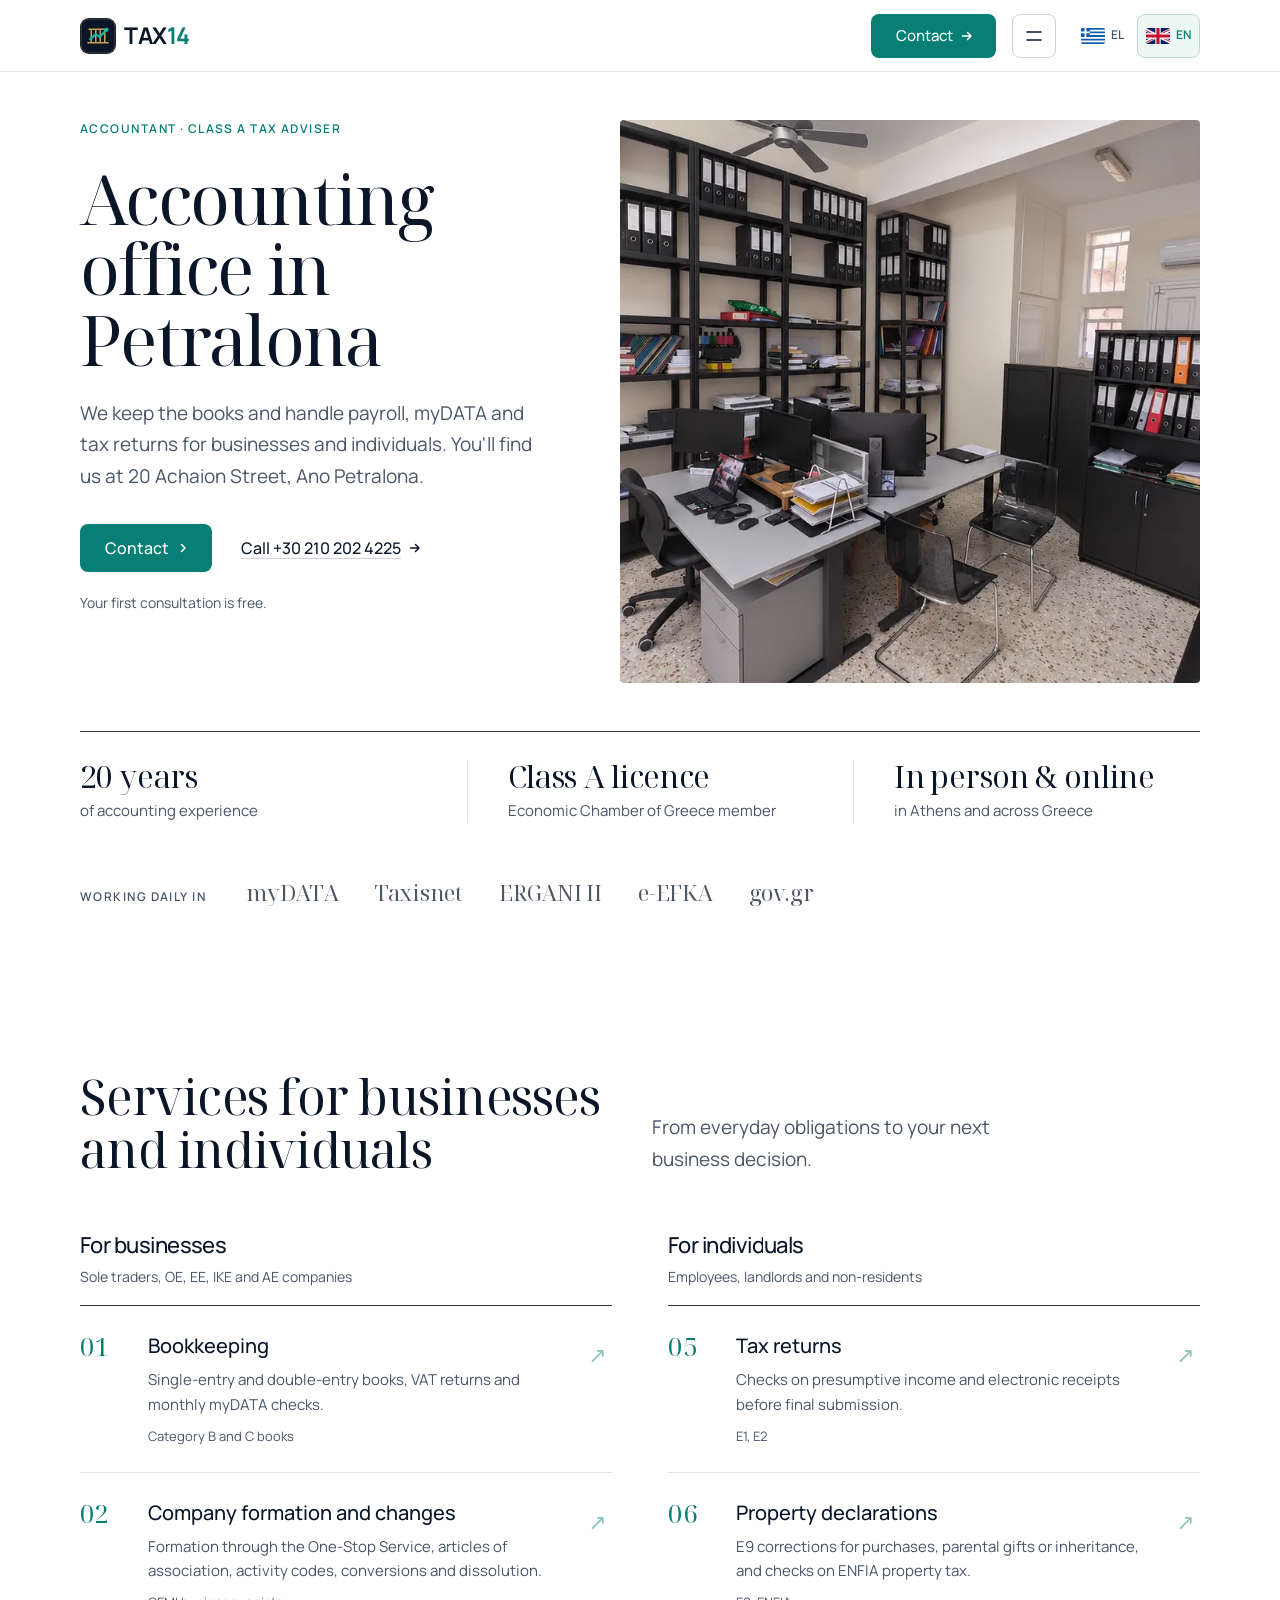
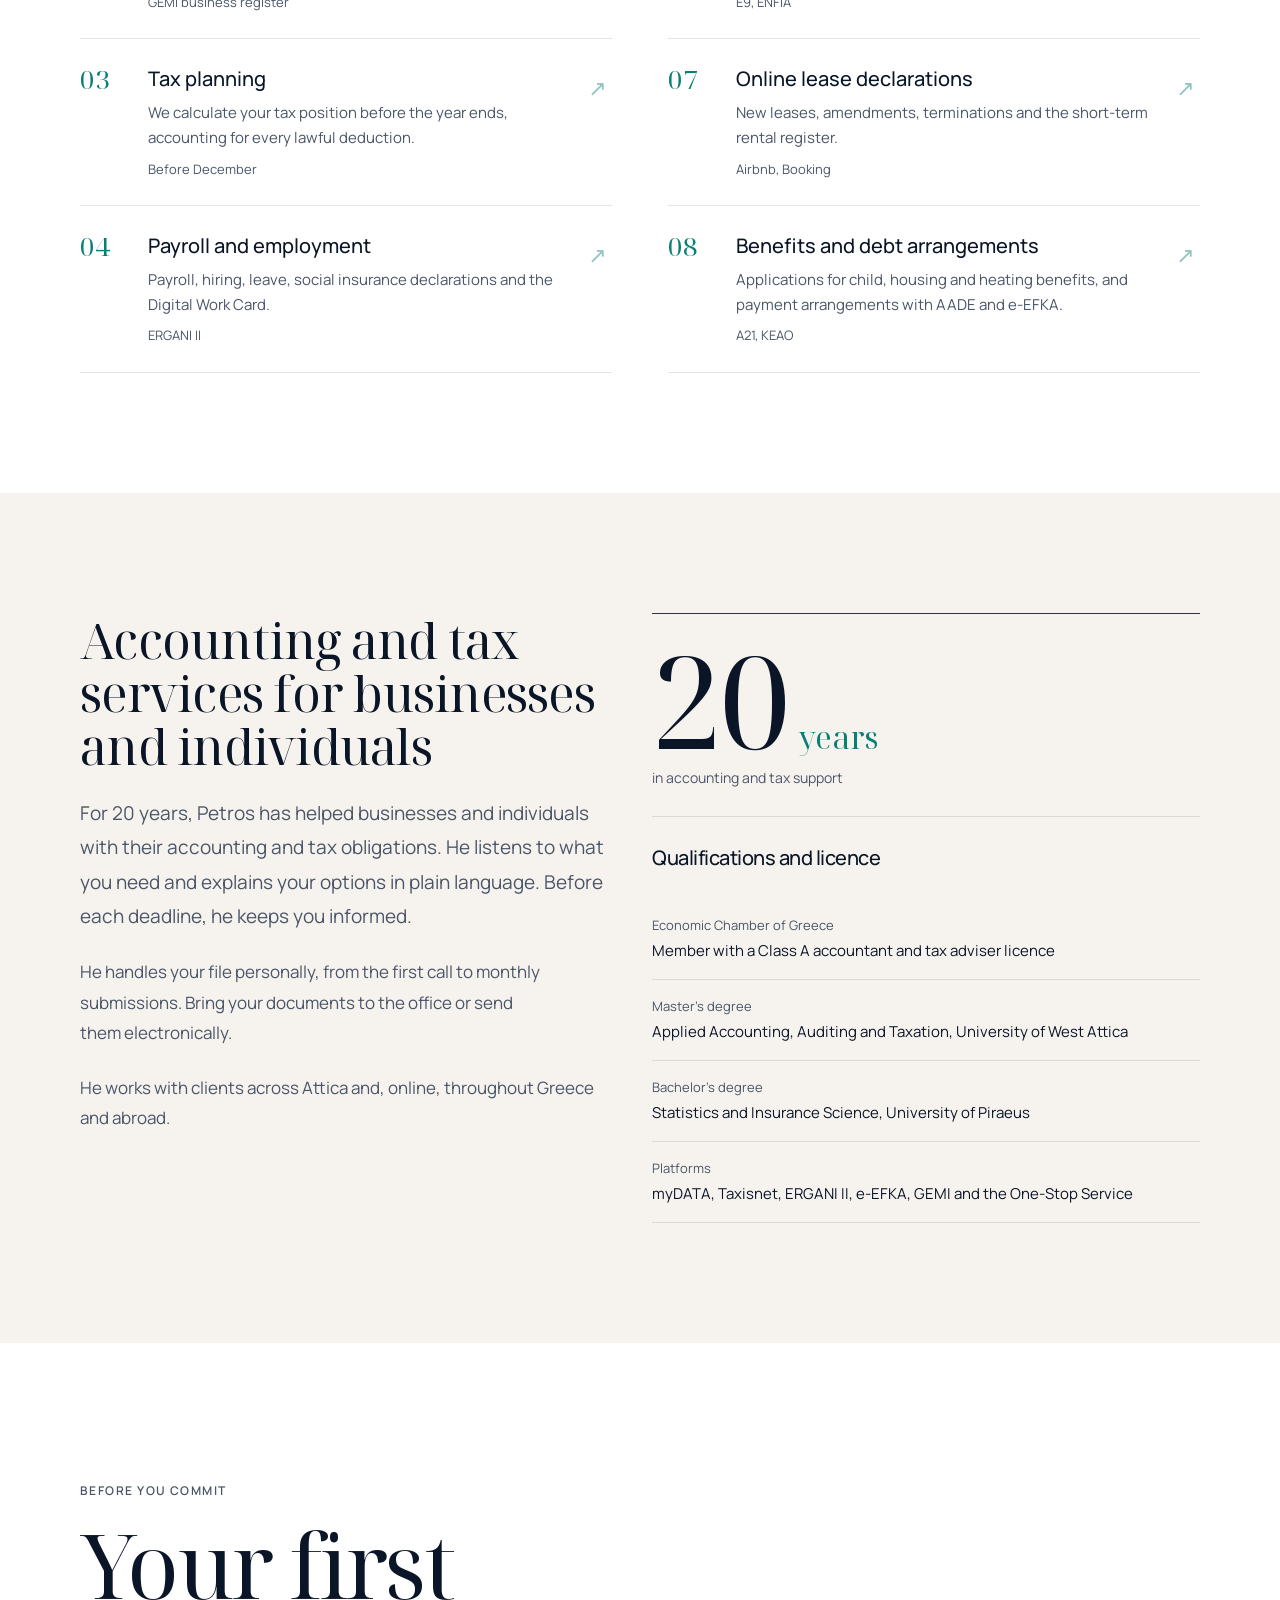
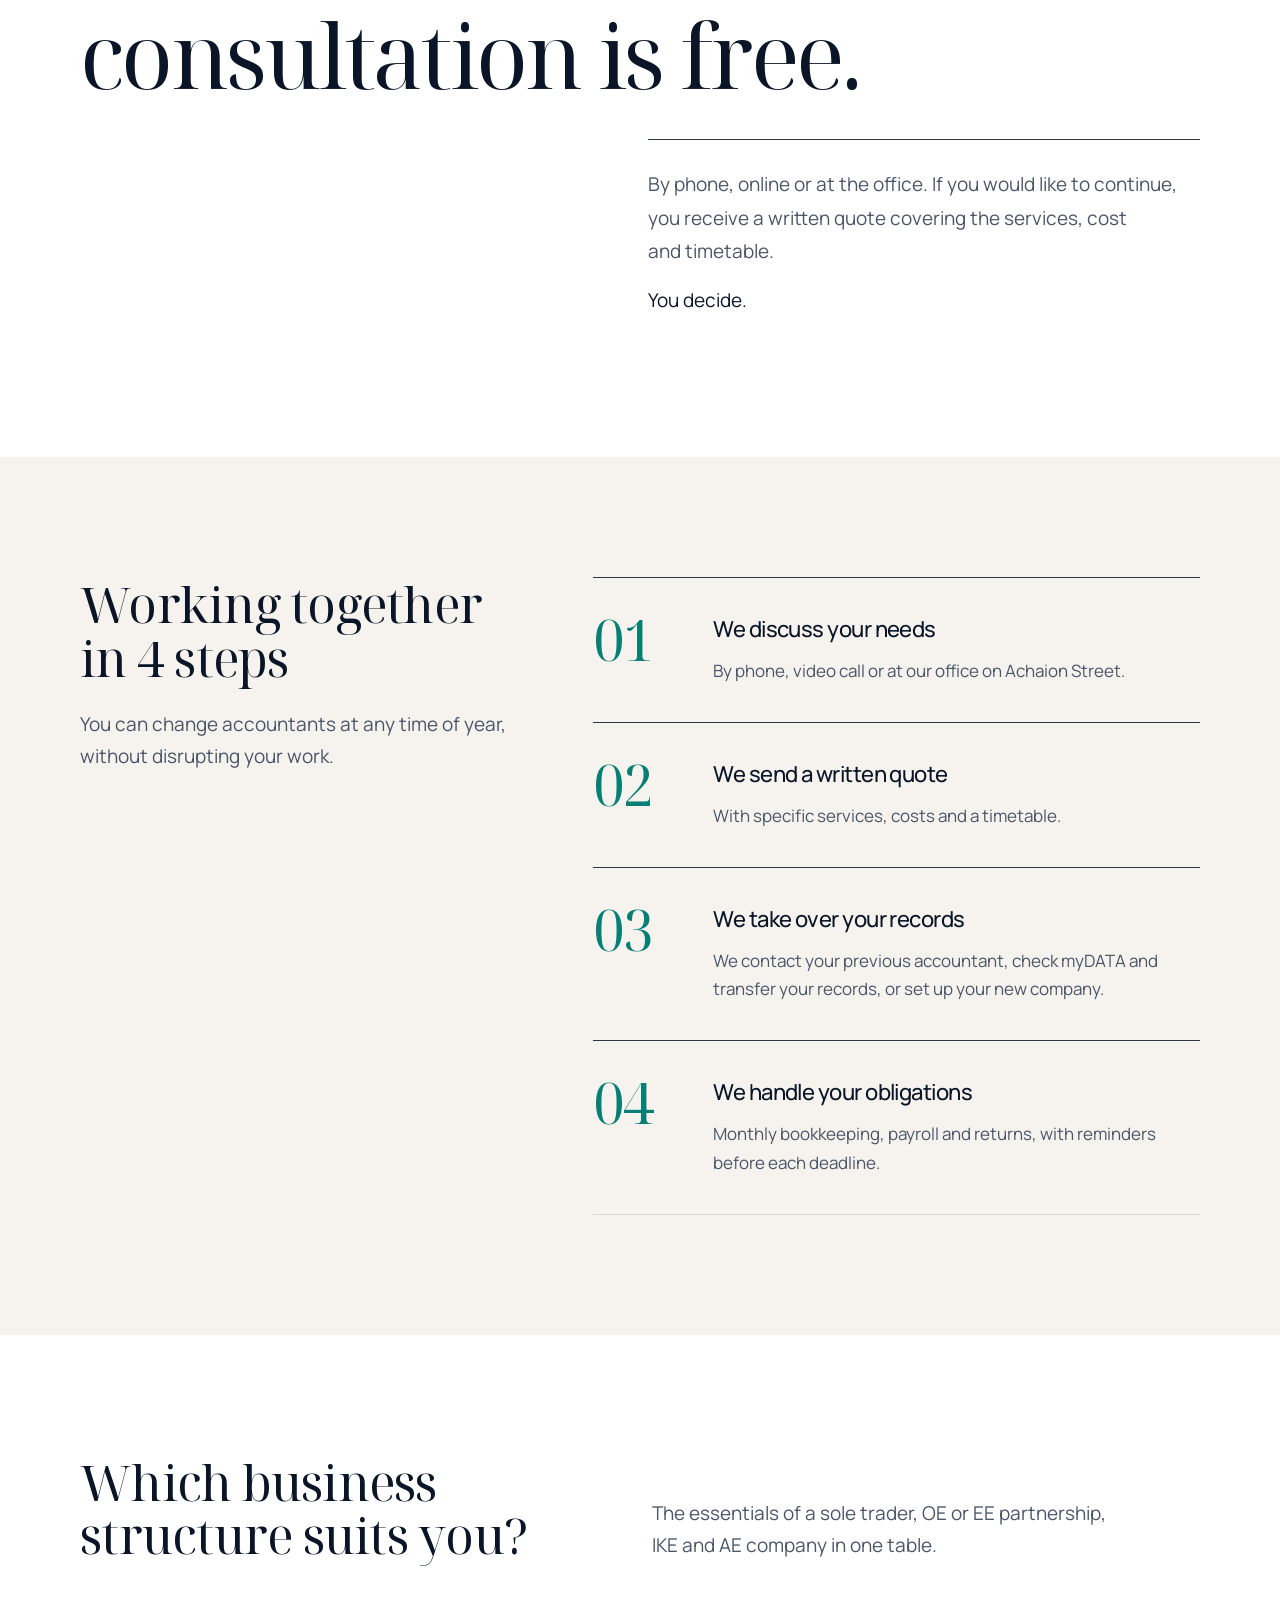
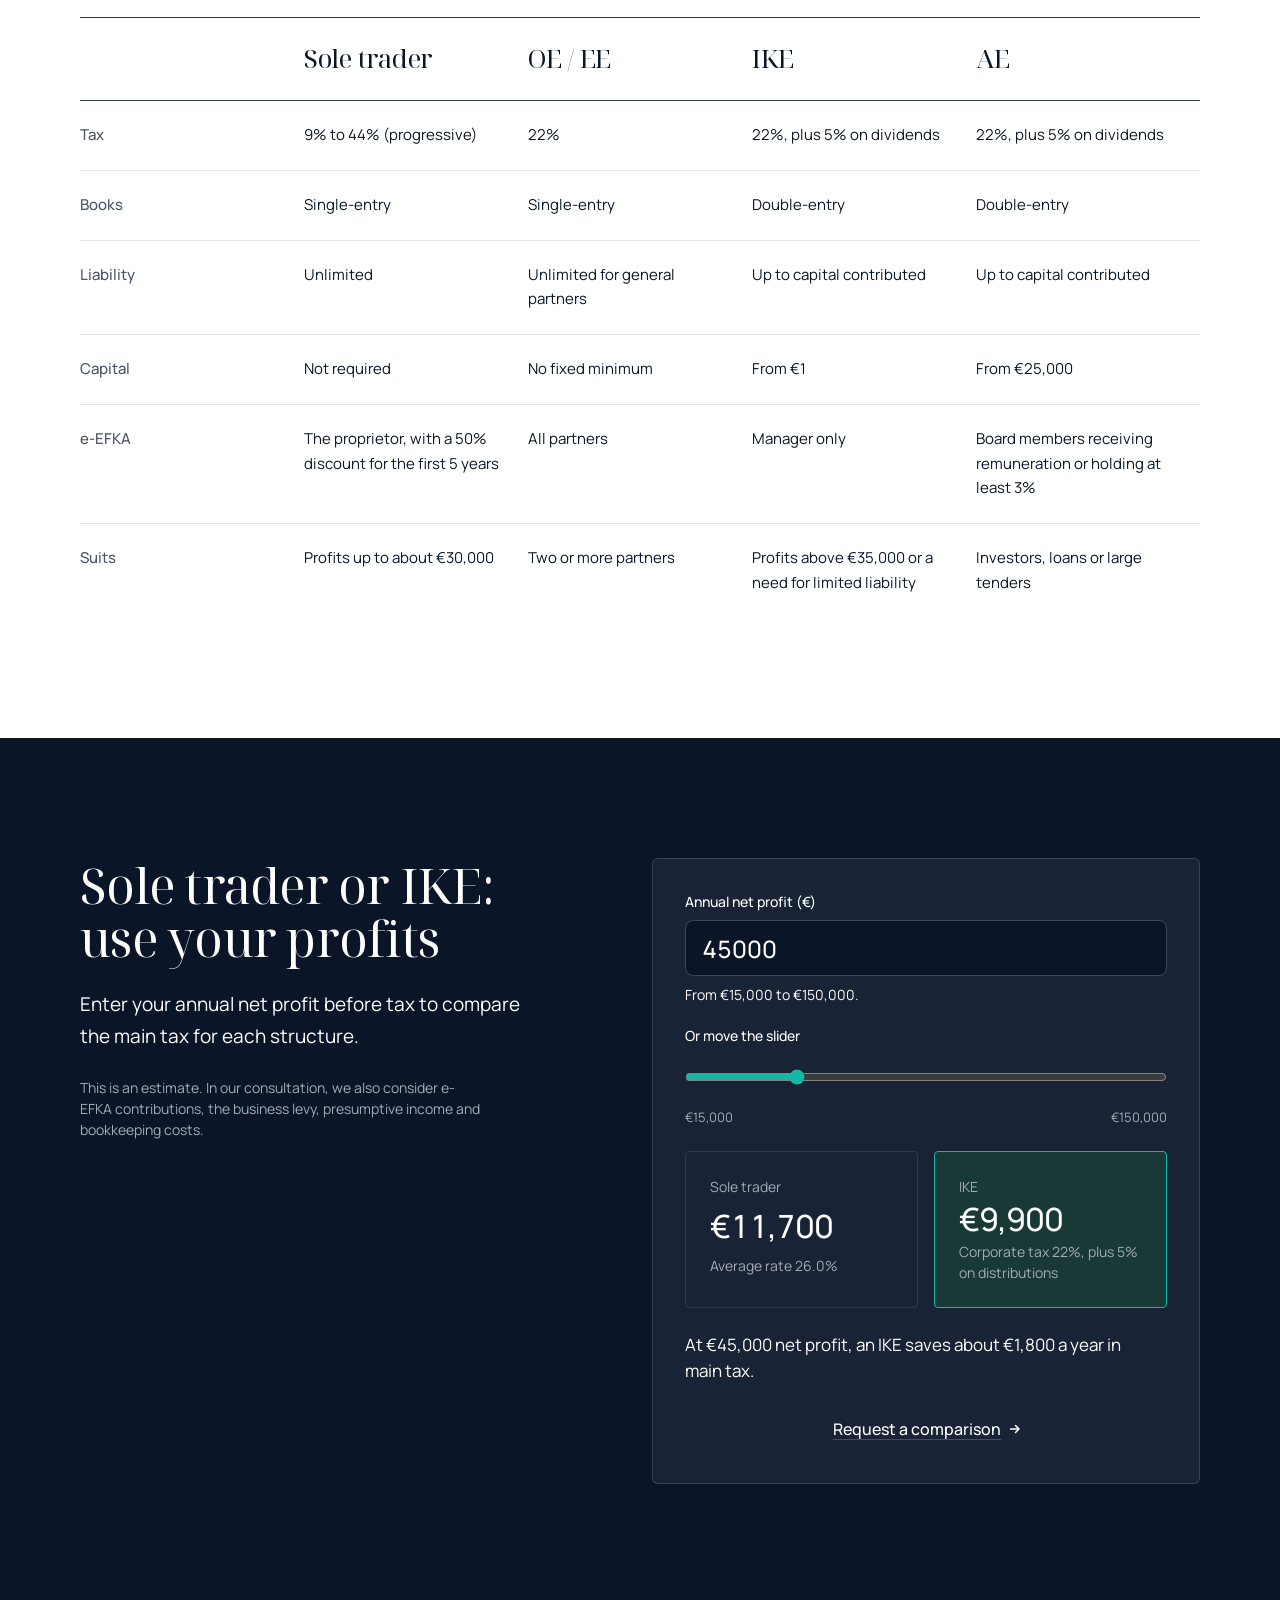
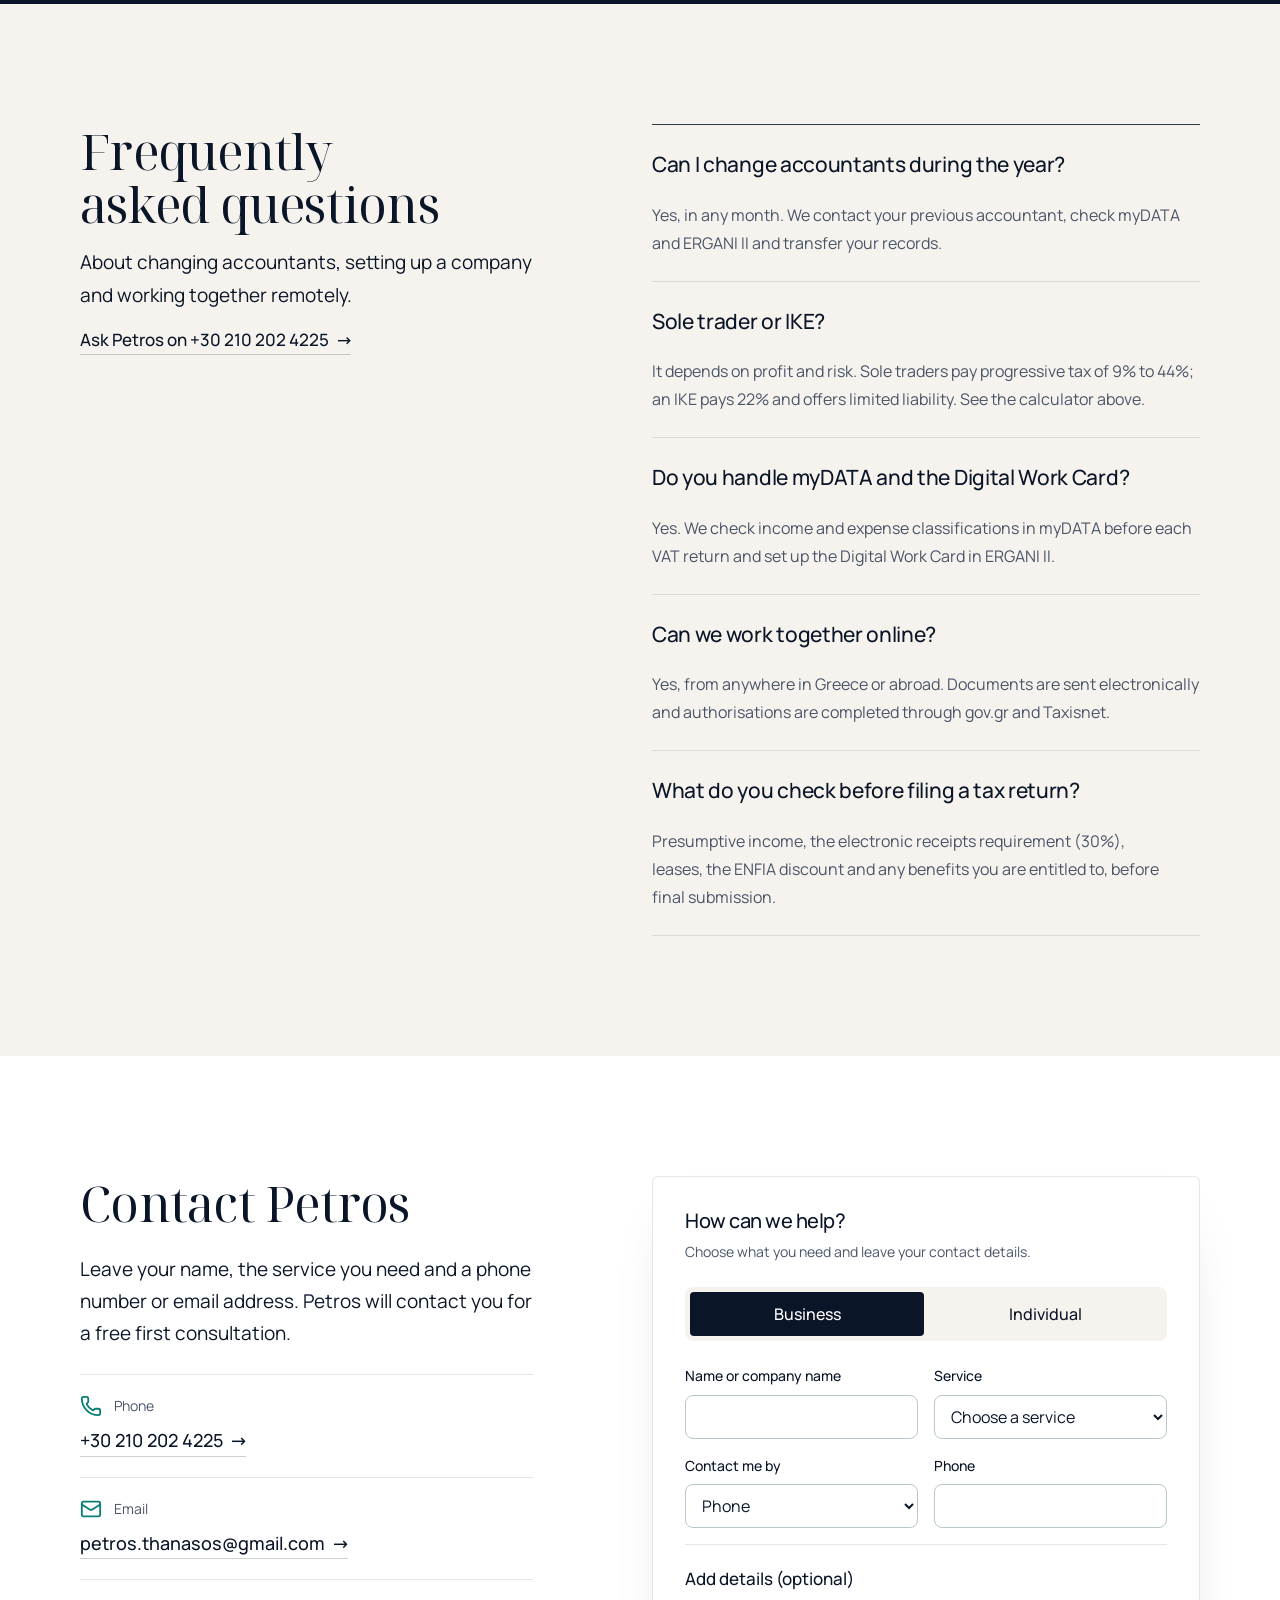
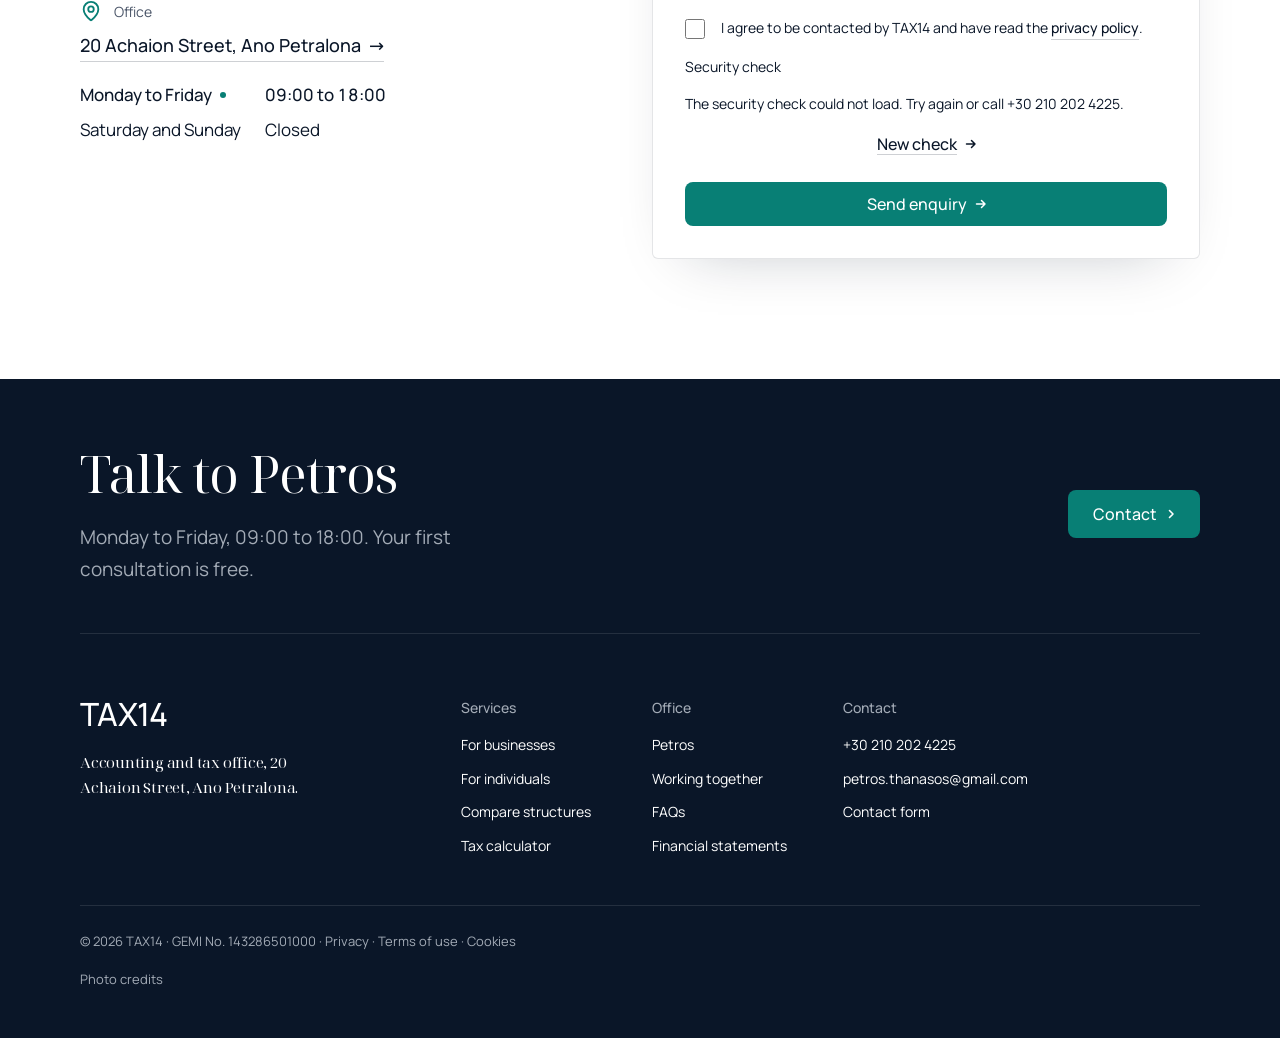
<file: en/index.html>
<!doctype html>
<html lang="en" data-type="service" data-radius="soft" data-buttons="arrow" data-motion>
<head>
<meta charset="utf-8">
<meta name="viewport" content="width=device-width, initial-scale=1, viewport-fit=cover">
<title>Accounting office in Petralona, Athens | TAX14</title>
<meta name="description" content="Accounting office in Petralona, Athens, with 20 years of experience. Bookkeeping, myDATA, payroll and tax returns. Free first consultation at 20 Achaion Street.">
<meta name="robots" content="index, follow, max-image-preview:large, max-snippet:-1, max-video-preview:-1">
<link rel="canonical" href="https://tax14.gr/en/">
<link rel="alternate" hreflang="el" href="https://tax14.gr/">
<link rel="alternate" hreflang="en" href="https://tax14.gr/en/">
<link rel="alternate" hreflang="x-default" href="https://tax14.gr/">
<meta name="geo.region" content="GR-I">
<meta name="geo.placename" content="Ano Petralona, Athens, Attica">

<meta property="og:type" content="website">
<meta property="og:locale" content="en_GB">
<meta property="og:locale:alternate" content="el_GR">
<meta property="og:site_name" content="TAX14">
<meta property="og:title" content="Accounting office in Petralona, Athens | TAX14">
<meta property="og:description" content="Accounting office in Petralona, Athens, with 20 years of experience. Bookkeeping, myDATA, payroll and tax returns. Free first consultation at 20 Achaion Street.">
<meta property="og:url" content="https://tax14.gr/en/">
<meta property="og:image" content="https://tax14.gr/assets/og-image.png">
<meta property="og:image:width" content="1200">
<meta property="og:image:height" content="630">
<meta property="og:image:alt" content="TAX14, accounting and tax office in Ano Petralona, Athens">
<meta name="twitter:card" content="summary_large_image">
<meta name="twitter:title" content="Accounting office in Petralona, Athens | TAX14">
<meta name="twitter:description" content="Accounting office in Petralona, Athens, with 20 years of experience. Bookkeeping, myDATA, payroll and tax returns. Free first consultation at 20 Achaion Street.">
<meta name="twitter:image" content="https://tax14.gr/assets/og-image.png">
<link rel="icon" type="image/svg+xml" href="/assets/favicon.svg">
<meta name="theme-color" content="#ffffff">
<meta name="site-kind" content="other">
<meta name="page-type" content="service">

<link rel="preload" href="/assets/fonts/manrope-latin-wght-normal.woff2" as="font" type="font/woff2" crossorigin>
<link rel="preload" href="/assets/fonts/noto-serif-display-greek-wght-normal.woff2" as="font" type="font/woff2" crossorigin>
<link rel="stylesheet" href="/css/fonts.css?v=3">
<link rel="stylesheet" href="/assets/kit/system.css?v=1">
<link rel="stylesheet" href="/assets/kit/ui/cards.css?v=1">
<link rel="stylesheet" href="/assets/kit/motion/motion.css?v=1">
<link rel="stylesheet" href="/assets/kit/layout/layout.css?v=1">
<link rel="stylesheet" href="/css/site.css?v=refresh1">
<script src="/js/head.js?v=1"></script>
<link rel="modulepreload" href="/assets/kit/moments/moments.js">
<link rel="modulepreload" href="/assets/kit/moments/lib.js">
<link rel="modulepreload" href="/assets/kit/moments/word-highlight/moment.js">
<link rel="preload" as="image" href="/assets/img/office-1086.webp" imagesrcset="/assets/img/office-640.webp 640w, /assets/img/office-960.webp 960w, /assets/img/office-1086.webp 1086w" imagesizes="(min-width: 1024px) 52vw, 100vw" fetchpriority="high">

<script type="application/ld+json">
{
  "@context": "https://schema.org",
  "@graph": [
    {
      "@type": [
        "AccountingService",
        "LocalBusiness"
      ],
      "@id": "https://tax14.gr/#organization",
      "name": "TAX14 — Accounting & Tax Office in Athens",
      "alternateName": "TAX14 Tax Advisers",
      "description": "Accounting and tax office in Ano Petralona, Athens, with 20 years of experience. Bookkeeping, company formation, myDATA, ERGANI II payroll and personal tax returns (E1, E2, E9, ENFIA).",
      "url": "https://tax14.gr/",
      "logo": "https://tax14.gr/assets/favicon.svg",
      "image": [
        "https://tax14.gr/assets/og-image.png",
        "https://tax14.gr/assets/img/office-1086.webp"
      ],
      "telephone": "+30-210-202-4225",
      "email": "petros.thanasos@gmail.com",
      "identifier": {
        "@type": "PropertyValue",
        "propertyID": "GEMI",
        "value": "143286501000"
      },
      "geo": {
        "@type": "GeoCoordinates",
        "latitude": 37.968365,
        "longitude": 23.71135
      },
      "hasMap": "https://maps.app.goo.gl/hke93yHojwCLQBmC6",
      "knowsLanguage": [
        "el",
        "en"
      ],
      "founder": {
        "@id": "https://tax14.gr/#petros"
      },
      "employee": {
        "@id": "https://tax14.gr/#petros"
      },
      "contactPoint": {
        "@type": "ContactPoint",
        "contactType": "customer service",
        "telephone": "+30-210-202-4225",
        "email": "petros.thanasos@gmail.com",
        "availableLanguage": [
          "el",
          "en"
        ]
      },
      "address": {
        "@type": "PostalAddress",
        "streetAddress": "20 Achaion Street",
        "addressLocality": "Athens",
        "addressRegion": "Attica",
        "postalCode": "11852",
        "addressCountry": "GR"
      },
      "areaServed": [
        {
          "@type": "City",
          "name": "Athens"
        },
        {
          "@type": "AdministrativeArea",
          "name": "Attica"
        },
        {
          "@type": "Country",
          "name": "Greece"
        }
      ],
      "openingHoursSpecification": [
        {
          "@type": "OpeningHoursSpecification",
          "dayOfWeek": [
            "Monday",
            "Tuesday",
            "Wednesday",
            "Thursday",
            "Friday"
          ],
          "opens": "09:00",
          "closes": "18:00"
        }
      ],
      "hasOfferCatalog": {
        "@type": "OfferCatalog",
        "name": "Accounting & tax services",
        "itemListElement": [
          {
            "@type": "OfferCatalog",
            "name": "For businesses",
            "itemListElement": [
              {
                "@type": "Offer",
                "itemOffered": {
                  "@type": "Service",
                  "name": "Bookkeeping, single-entry and double-entry books, myDATA"
                }
              },
              {
                "@type": "Offer",
                "itemOffered": {
                  "@type": "Service",
                  "name": "Company formation, conversion and dissolution (sole trader, OE, EE, IKE, AE)"
                }
              },
              {
                "@type": "Offer",
                "itemOffered": {
                  "@type": "Service",
                  "name": "Tax planning"
                }
              },
              {
                "@type": "Offer",
                "itemOffered": {
                  "@type": "Service",
                  "name": "Payroll and ERGANI II (Digital Work Card)"
                }
              }
            ]
          },
          {
            "@type": "OfferCatalog",
            "name": "For individuals",
            "itemListElement": [
              {
                "@type": "Offer",
                "itemOffered": {
                  "@type": "Service",
                  "name": "E1 and E2 income tax returns"
                }
              },
              {
                "@type": "Offer",
                "itemOffered": {
                  "@type": "Service",
                  "name": "E9 property declarations and ENFIA"
                }
              },
              {
                "@type": "Offer",
                "itemOffered": {
                  "@type": "Service",
                  "name": "Online lease declarations and short-term rentals"
                }
              },
              {
                "@type": "Offer",
                "itemOffered": {
                  "@type": "Service",
                  "name": "Benefits and debt arrangements"
                }
              }
            ]
          }
        ]
      }
    },
    {
      "@type": "Person",
      "@id": "https://tax14.gr/#petros",
      "name": "Petros Thanasos",
      "givenName": "Petros",
      "familyName": "Thanasos",
      "jobTitle": "Class A accountant and tax adviser",
      "email": "petros.thanasos@gmail.com",
      "telephone": "+30-210-202-4225",
      "worksFor": {
        "@id": "https://tax14.gr/#organization"
      },
      "memberOf": {
        "@type": "Organization",
        "name": "Economic Chamber of Greece"
      },
      "alumniOf": [
        {
          "@type": "CollegeOrUniversity",
          "name": "University of West Attica"
        },
        {
          "@type": "CollegeOrUniversity",
          "name": "University of Piraeus"
        }
      ],
      "knowsLanguage": [
        "el",
        "en"
      ]
    },
    {
      "@type": "WebSite",
      "@id": "https://tax14.gr/#website",
      "url": "https://tax14.gr/",
      "name": "TAX14",
      "inLanguage": [
        "el",
        "en"
      ],
      "publisher": {
        "@id": "https://tax14.gr/#organization"
      }
    },
    {
      "@type": "FAQPage",
      "@id": "https://tax14.gr/en/#faq",
      "mainEntity": [
        {
          "@type": "Question",
          "name": "Can I change accountants during the year?",
          "acceptedAnswer": {
            "@type": "Answer",
            "text": "Yes, in any month. We contact your previous accountant, check myDATA and ERGANI II and transfer your records."
          }
        },
        {
          "@type": "Question",
          "name": "Sole trader or IKE?",
          "acceptedAnswer": {
            "@type": "Answer",
            "text": "It depends on profit and risk. Sole traders pay progressive tax of 9% to 44%; an IKE pays 22% and offers limited liability. See the calculator above."
          }
        },
        {
          "@type": "Question",
          "name": "Do you handle myDATA and the Digital Work Card?",
          "acceptedAnswer": {
            "@type": "Answer",
            "text": "Yes. We check income and expense classifications in myDATA before each VAT return and set up the Digital Work Card in ERGANI II."
          }
        },
        {
          "@type": "Question",
          "name": "Can we work together online?",
          "acceptedAnswer": {
            "@type": "Answer",
            "text": "Yes, from anywhere in Greece or abroad. Documents are sent electronically and authorisations are completed through gov.gr and Taxisnet."
          }
        },
        {
          "@type": "Question",
          "name": "What do you check before filing a tax return?",
          "acceptedAnswer": {
            "@type": "Answer",
            "text": "Presumptive income, the electronic receipts requirement (30%), leases, the ENFIA discount and any benefits you are entitled to, before final submission."
          }
        }
      ]
    }
  ]
}
</script>
</head>
<body>
<!-- Accounting office: split photographic opening, content-height sections,
     navy calculator and footer, teal actions, Greek Manrope typography.
     The free-call statement uses the kit's word-highlight moment.
     photograph: the TAX14 office interior, supplied by the owner -->

<header class="nav">
  <div class="wrap nav__bar">
    <a class="skip-link" href="#top">Skip to content</a>
    <a class="nav__logo" href="#top" aria-label="TAX14, home">
      <svg class="logo-mark" viewBox="0 0 48 48" fill="none" aria-hidden="true">
        <rect width="48" height="48" rx="12" fill="#0A1628"/>
        <rect x="1.5" y="1.5" width="45" height="45" rx="10.5" stroke="#C89D54" stroke-opacity=".4"/>
        <path d="M12 15H36M15 15V33M21 15V33M27 15V33M33 15V33M10.5 33H37.5" stroke="#C89D54" stroke-width="2" stroke-linecap="round"/>
        <path d="M13.5 28.5L21 21.5L26.25 25.5L35.25 15.75" stroke="#14B8A6" stroke-width="2.75" stroke-linecap="round" stroke-linejoin="round"/>
        <circle cx="35.25" cy="15.75" r="2.75" fill="#14B8A6"/>
      </svg>
      <span class="logo-name">TAX<span class="logo-accent">14</span></span>
    </a>
    <nav class="nav__links" aria-label="Main navigation">
      <div class="nav__item"><a class="nav__link" href="#services">Services</a></div>
      <div class="nav__item"><a class="nav__link" href="#petros">Petros</a></div>
      <div class="nav__item"><a class="nav__link" href="#compare">Compare</a></div>
      <div class="nav__item"><a class="nav__link" href="#faq">FAQs</a></div>
      <div class="nav__item"><a class="nav__link" href="financial-statements.html">Financial statements</a></div>
    </nav>
    <div class="nav__actions">
      <a class="btn btn--primary" href="#contact">Contact</a>
    </div>
    <button class="nav__toggle" type="button" aria-expanded="false" aria-label="Menu">
      <svg width="18" height="18" viewBox="0 0 18 18" aria-hidden="true"><path d="M2 5h14M2 13h14" stroke="currentColor" stroke-width="1.6" stroke-linecap="round"/></svg>
    </button>
    <!-- LANGUAGE:START -->
    <nav class="language-switcher" aria-label="Language">
      <a class="language-switcher__link" data-language-link href="/" hreflang="el" lang="el" aria-label="Ελληνικά"><img src="/assets/flags/el.svg" width="24" height="16" alt="" aria-hidden="true"><span>EL</span></a>
      <a class="language-switcher__link" data-language-link href="/en/" hreflang="en" lang="en" aria-label="English" aria-current="page"><img src="/assets/flags/en.svg" width="24" height="16" alt="" aria-hidden="true"><span>EN</span></a>
    </nav>
    <!-- LANGUAGE:END -->
  </div>
</header>

<main id="top">
  <section class="hero hero--tax14" data-enter aria-labelledby="hero-h">
    <div class="wrap hero__layout">
      <div class="hero-text">
        <div class="hero__text">
          <p class="hero-notice">Accountant · Class A tax adviser</p>
          <h1 id="hero-h">Accounting office in Petralona</h1>
          <p class="hero__lead">We keep the books and handle payroll, myDATA and tax returns for businesses and individuals. You'll find us at 20 Achaion Street, Ano Petralona.</p>
          <div class="btn-row">
          <a class="btn btn--primary" href="#contact">Contact<svg class="m-arrow" viewBox="0 0 12 12" aria-hidden="true"><path class="m-arrow__stem" d="M1 6h8"/><path class="m-arrow__head" d="M4.5 2.5 8 6l-3.5 3.5"/></svg></a>
          <a class="btn btn--secondary" href="tel:+302102024225">Call +30 210 202 4225</a>
        </div>
          <p class="hero__note">Your first consultation is free.</p>
        </div>
      </div>
      <div class="hero__visual"><img class="hero__bg" src="/assets/img/office-1086.webp" srcset="/assets/img/office-640.webp 640w, /assets/img/office-960.webp 960w, /assets/img/office-1086.webp 1086w" sizes="(min-width: 1024px) 52vw, 100vw" width="1086" height="815" alt="Inside the TAX14 accounting office in Ano Petralona, with desks, computer screens and shelves of binders" fetchpriority="high" decoding="async" data-source="owner" data-subject="the TAX14 office interior at Achaion 20, Ano Petralona"></div>
      <dl class="hero__proof">
        <div><dt data-m-count>20 years</dt><dd>of accounting experience</dd></div>
        <div><dt>Class A licence</dt><dd>Economic Chamber of Greece member</dd></div>
        <div><dt>In person &amp; online</dt><dd>in Athens and across Greece</dd></div>
      </dl>
      <div class="trust-strip">
        <p class="trust-strip__label">Working daily in</p>
        <ul class="trust-strip__list">
          <li>myDATA</li>
          <li>Taxisnet</li>
          <li>ERGANI II</li>
          <li>e-EFKA</li>
          <li>gov.gr</li>
        </ul>
      </div>
    </div>
  </section>

  <section class="section" id="services" aria-labelledby="services-h">
    <div class="wrap">
      <div class="section-head">
        <h2 id="services-h">Services for businesses and individuals</h2>
        <p>From everyday obligations to your next business decision.</p>
      </div>
      <div class="grid grid--top services">
        <div class="span-6 service-group" id="services-b2b">
          <div class="group-head"><h3>For businesses</h3><p class="t-small muted">Sole traders, OE, EE, IKE and AE companies</p></div>
          <ul class="service-list">
            <li><a class="service-link" href="#contact" data-prefill-segment="b2b" data-prefill-service="Τήρηση & Επίβλεψη Λογιστηρίου (myDATA)"><span class="row-ic"><svg class="ic ic-svg ic-24" viewBox="0 0 24 24" fill="none" aria-hidden="true"><g fill="none" stroke="currentColor" stroke-linecap="round" stroke-linejoin="round" stroke-width="2"><path d="M12 21V7m4 5l2 2l4-4"/><path d="M22 6V4a1 1 0 0 0-1-1h-5a4 4 0 0 0-4 4a4 4 0 0 0-4-4H3a1 1 0 0 0-1 1v13a1 1 0 0 0 1 1h6a3 3 0 0 1 3 3a3 3 0 0 1 3-3h6a1 1 0 0 0 1-1v-1.3"/></g></svg></span><span class="service-copy"><strong class="rows__name">Bookkeeping</strong><span class="service-description">Single-entry and double-entry books, VAT returns and monthly myDATA checks.</span><span class="service-tag">Category B and C books</span></span><span class="service-arrow" aria-hidden="true">↗</span></a></li>
            <li><a class="service-link" href="#contact" data-prefill-segment="b2b" data-prefill-service="Σύσταση / Μετατροπή / Λύση Εταιρείας"><span class="row-ic"><svg class="ic ic-svg ic-24" viewBox="0 0 24 24" fill="none" aria-hidden="true"><g fill="none" stroke="currentColor" stroke-linecap="round" stroke-linejoin="round" stroke-width="2"><path d="M10 12h4m-4-4h4m0 13v-3a2 2 0 0 0-4 0v3"/><path d="M6 10H4a2 2 0 0 0-2 2v7a2 2 0 0 0 2 2h16a2 2 0 0 0 2-2V9a2 2 0 0 0-2-2h-2"/><path d="M6 21V5a2 2 0 0 1 2-2h8a2 2 0 0 1 2 2v16"/></g></svg></span><span class="service-copy"><strong class="rows__name">Company formation and changes</strong><span class="service-description">Formation through the One-Stop Service, articles of association, activity codes, conversions and dissolution.</span><span class="service-tag">GEMI business register</span></span><span class="service-arrow" aria-hidden="true">↗</span></a></li>
            <li><a class="service-link" href="#contact" data-prefill-segment="b2b" data-prefill-service="Στρατηγικός Φορολογικός Σχεδιασμός"><span class="row-ic"><svg class="ic ic-svg ic-24" viewBox="0 0 24 24" fill="none" aria-hidden="true"><g fill="none" stroke="currentColor" stroke-linecap="round" stroke-linejoin="round" stroke-width="2"><path d="M16 17h6v-6"/><path d="m22 17l-8.5-8.5l-5 5L2 7"/></g></svg></span><span class="service-copy"><strong class="rows__name">Tax planning</strong><span class="service-description">We calculate your tax position before the year ends, accounting for every lawful deduction.</span><span class="service-tag">Before December</span></span><span class="service-arrow" aria-hidden="true">↗</span></a></li>
            <li><a class="service-link" href="#contact" data-prefill-segment="b2b" data-prefill-service="Διαχείριση Μισθοδοσίας & ΕΡΓΑΝΗ ΙΙ"><span class="row-ic"><svg class="ic ic-svg ic-24" viewBox="0 0 24 24" fill="none" aria-hidden="true"><g fill="none" stroke="currentColor" stroke-linecap="round" stroke-linejoin="round" stroke-width="2"><path d="M16 21v-2a4 4 0 0 0-4-4H6a4 4 0 0 0-4 4v2M16 3.128a4 4 0 0 1 0 7.744M22 21v-2a4 4 0 0 0-3-3.87"/><circle cx="9" cy="7" r="4"/></g></svg></span><span class="service-copy"><strong class="rows__name">Payroll and employment</strong><span class="service-description">Payroll, hiring, leave, social insurance declarations and the Digital Work Card.</span><span class="service-tag">ERGANI II</span></span><span class="service-arrow" aria-hidden="true">↗</span></a></li>
          </ul>
        </div>
        <div class="span-6 start-7 service-group" id="services-b2c">
          <div class="group-head"><h3>For individuals</h3><p class="t-small muted">Employees, landlords and non-residents</p></div>
          <ul class="service-list">
            <li><a class="service-link" href="#contact" data-prefill-segment="b2c" data-prefill-service="Φορολογική Δήλωση Εισοδήματος (Ε1 / Ε2)"><span class="row-ic"><svg class="ic ic-svg ic-24" viewBox="0 0 24 24" fill="none" aria-hidden="true"><g fill="none" stroke="currentColor" stroke-linecap="round" stroke-linejoin="round" stroke-width="2"><path d="M6 22a2 2 0 0 1-2-2V4a2 2 0 0 1 2-2h8a2.4 2.4 0 0 1 1.704.706l3.588 3.588A2.4 2.4 0 0 1 20 8v12a2 2 0 0 1-2 2z"/><path d="M14 2v5a1 1 0 0 0 1 1h5M10 9H8m8 4H8m8 4H8"/></g></svg></span><span class="service-copy"><strong class="rows__name">Tax returns</strong><span class="service-description">Checks on presumptive income and electronic receipts before final submission.</span><span class="service-tag">E1, E2</span></span><span class="service-arrow" aria-hidden="true">↗</span></a></li>
            <li><a class="service-link" href="#contact" data-prefill-segment="b2c" data-prefill-service="Διαχείριση Ακίνητης Περιουσίας (Ε9 / ΕΝΦΙΑ)"><span class="row-ic"><svg class="ic ic-svg ic-24" viewBox="0 0 24 24" fill="none" aria-hidden="true"><g fill="none" stroke="currentColor" stroke-linecap="round" stroke-linejoin="round" stroke-width="2"><path d="M15 21v-8a1 1 0 0 0-1-1h-4a1 1 0 0 0-1 1v8"/><path d="M3 10a2 2 0 0 1 .709-1.528l7-6a2 2 0 0 1 2.582 0l7 6A2 2 0 0 1 21 10v9a2 2 0 0 1-2 2H5a2 2 0 0 1-2-2z"/></g></svg></span><span class="service-copy"><strong class="rows__name">Property declarations</strong><span class="service-description">E9 corrections for purchases, parental gifts or inheritance, and checks on ENFIA property tax.</span><span class="service-tag">E9, ENFIA</span></span><span class="service-arrow" aria-hidden="true">↗</span></a></li>
            <li><a class="service-link" href="#contact" data-prefill-segment="b2c" data-prefill-service="Ηλεκτρονικά μισθωτήρια"><span class="row-ic"><svg class="ic ic-svg ic-24" viewBox="0 0 24 24" fill="none" aria-hidden="true"><g fill="none" stroke="currentColor" stroke-linecap="round" stroke-linejoin="round" stroke-width="2"><path d="M2.586 17.414A2 2 0 0 0 2 18.828V21a1 1 0 0 0 1 1h3a1 1 0 0 0 1-1v-1a1 1 0 0 1 1-1h1a1 1 0 0 0 1-1v-1a1 1 0 0 1 1-1h.172a2 2 0 0 0 1.414-.586l.814-.814a6.5 6.5 0 1 0-4-4z"/><circle cx="16.5" cy="7.5" r=".5" fill="currentColor"/></g></svg></span><span class="service-copy"><strong class="rows__name">Online lease declarations</strong><span class="service-description">New leases, amendments, terminations and the short-term rental register.</span><span class="service-tag">Airbnb, Booking</span></span><span class="service-arrow" aria-hidden="true">↗</span></a></li>
            <li><a class="service-link" href="#contact" data-prefill-segment="b2c" data-prefill-service="Επιδόματα & Ρυθμίσεις Οφειλών"><span class="row-ic"><svg class="ic ic-svg ic-24" viewBox="0 0 24 24" fill="none" aria-hidden="true"><g fill="none" stroke="currentColor" stroke-linecap="round" stroke-linejoin="round" stroke-width="2"><path d="M11 15h2a2 2 0 1 0 0-4h-3c-.6 0-1.1.2-1.4.6L3 17"/><path d="m7 21l1.6-1.4c.3-.4.8-.6 1.4-.6h4c1.1 0 2.1-.4 2.8-1.2l4.6-4.4a2 2 0 0 0-2.75-2.91l-4.2 3.9M2 16l6 6"/><circle cx="16" cy="9" r="2.9"/><circle cx="6" cy="5" r="3"/></g></svg></span><span class="service-copy"><strong class="rows__name">Benefits and debt arrangements</strong><span class="service-description">Applications for child, housing and heating benefits, and payment arrangements with AADE and e-EFKA.</span><span class="service-tag">A21, KEAO</span></span><span class="service-arrow" aria-hidden="true">↗</span></a></li>
          </ul>
        </div>
      </div>
    </div>
  </section>

  <section class="section ground-surface" id="petros" aria-labelledby="petros-h">
    <div class="wrap">
      <div class="grid grid--top">
        <div class="span-6 stack-5">
          <h2 id="petros-h">Accounting and tax services for businesses and individuals</h2>
          <p class="t-lead measure">For 20 years, Petros has helped businesses and individuals with their accounting and tax obligations. He listens to what you need and explains your options in plain language. Before each deadline, he keeps you informed.</p>
          <p class="measure">He handles your file personally, from the first call to monthly submissions. Bring your documents to the office or send them electronically.</p>
          <p class="measure">He works with clients across Attica and, online, throughout Greece and abroad.</p>
        </div>
        <div class="span-6 start-7 credentials">
          <p class="credentials__stat"><span class="credentials__number" data-m-count>20<span>years</span></span><span class="t-small muted">in accounting and tax support</span></p>
          <div class="group-head"><h3>Qualifications and licence</h3></div>
          <ul class="rows rows--spec">
            <li><span class="rows__name">Economic Chamber of Greece</span><p>Member with a Class A accountant and tax adviser licence</p></li>
            <li><span class="rows__name">Master’s degree</span><p>Applied Accounting, Auditing and Taxation, University of West Attica</p></li>
            <li><span class="rows__name">Bachelor’s degree</span><p>Statistics and Insurance Science, University of Piraeus</p></li>
            <li><span class="rows__name">Platforms</span><p>myDATA, Taxisnet, ERGANI II, e-EFKA, GEMI and the One-Stop Service</p></li>
          </ul>
        </div>
      </div>
    </div>
  </section>

  <section class="section statement" id="first-call" data-moment="word-highlight" aria-labelledby="first-call-h">
    <div class="wrap statement__layout">
      <div><p class="t-label">Before you commit</p><h2 class="mo-wh__text" id="first-call-h">Your first consultation is free.</h2></div>
      <div class="statement__detail"><p>By phone, online or at the office. If you would like to continue, you receive <strong>a written quote</strong> covering the services, cost and timetable.</p><p>You decide.</p></div>
    </div>
  </section>

  <section class="section ground-surface" id="process" aria-labelledby="process-h">
    <div class="wrap">
      <div class="process-layout">
        <div class="section-head">
          <h2 id="process-h">Working together in 4 steps</h2>
          <p class="t-lead">You can change accountants at any time of year, without disrupting your work.</p>
        </div>
        <ol class="steps">
          <li><span class="step-number" aria-hidden="true">01</span><div><h3>We discuss your needs</h3><p>By phone, video call or at our office on Achaion Street.</p></div></li>
          <li><span class="step-number" aria-hidden="true">02</span><div><h3>We send a written quote</h3><p>With specific services, costs and a timetable.</p></div></li>
          <li><span class="step-number" aria-hidden="true">03</span><div><h3>We take over your records</h3><p>We contact your previous accountant, check myDATA and transfer your records, or set up your new company.</p></div></li>
          <li><span class="step-number" aria-hidden="true">04</span><div><h3>We handle your obligations</h3><p>Monthly bookkeeping, payroll and returns, with reminders before each deadline.</p></div></li>
        </ol>
      </div>
    </div>
  </section>

  <section class="section" id="compare" aria-labelledby="compare-h">
    <div class="wrap">
      <div class="section-head">
        <h2 id="compare-h">Which business structure suits you?</h2>
        <p>The essentials of a sole trader, OE or EE partnership, IKE and AE company in one table.</p>
      </div>
      <div class="compare">
        <table class="compare__table">
          <caption class="sr-only">Comparison of business structures</caption>
          <thead>
            <tr><th scope="col"><span class="sr-only">Feature</span></th><th scope="col">Sole trader</th><th scope="col">OE / EE</th><th scope="col">IKE</th><th scope="col">AE</th></tr>
          </thead>
          <tbody>
            <tr><th scope="row">Tax</th><td data-label="Sole trader">9% to 44% (progressive)</td><td data-label="OE / EE">22%</td><td data-label="IKE">22%, plus 5% on dividends</td><td data-label="AE">22%, plus 5% on dividends</td></tr>
            <tr><th scope="row">Books</th><td data-label="Sole trader">Single-entry</td><td data-label="OE / EE">Single-entry</td><td data-label="IKE">Double-entry</td><td data-label="AE">Double-entry</td></tr>
            <tr><th scope="row">Liability</th><td data-label="Sole trader">Unlimited</td><td data-label="OE / EE">Unlimited for general partners</td><td data-label="IKE">Up to capital contributed</td><td data-label="AE">Up to capital contributed</td></tr>
            <tr><th scope="row">Capital</th><td data-label="Sole trader">Not required</td><td data-label="OE / EE">No fixed minimum</td><td data-label="IKE">From €1</td><td data-label="AE">From €25,000</td></tr>
            <tr><th scope="row">e-EFKA</th><td data-label="Sole trader">The proprietor, with a 50% discount for the first 5 years</td><td data-label="OE / EE">All partners</td><td data-label="IKE">Manager only</td><td data-label="AE">Board members receiving remuneration or holding at least 3%</td></tr>
            <tr><th scope="row">Suits</th><td data-label="Sole trader">Profits up to about €30,000</td><td data-label="OE / EE">Two or more partners</td><td data-label="IKE">Profits above €35,000 or a need for limited liability</td><td data-label="AE">Investors, loans or large tenders</td></tr>
          </tbody>
        </table>
      </div>
    </div>
  </section>

  <section class="section ground-inverse" id="calculator" aria-labelledby="calc-h">
    <div class="wrap">
      <div class="grid grid--top">
        <div class="span-5 stack-5">
          <h2 id="calc-h">Sole trader or IKE: use your profits</h2>
          <p class="t-lead">Enter your annual net profit before tax to compare the main tax for each structure.</p>
          <p class="t-small calc__note">This is an estimate. In our consultation, we also consider e-EFKA contributions, the business levy, presumptive income and bookkeeping costs.</p>
        </div>
        <div class="span-6 start-7 calc">
          <div class="calc__input">
            <label for="profit-amount">Annual net profit (€)</label>
            <input type="number" id="profit-amount" min="15000" max="150000" step="1" value="45000" inputmode="numeric" aria-describedby="profit-input-hint profit-input-error">
            <p class="t-small" id="profit-input-hint">From €15,000 to €150,000.</p>
            <p class="field__error" id="profit-input-error" role="status" hidden></p>
            <label for="profit-slider" class="calc__range-label">Or move the slider</label>
            <input type="range" id="profit-slider" min="15000" max="150000" step="500" value="45000">
            <div class="calc__range-scale" aria-hidden="true"><span>€15,000</span><span>€150,000</span></div>
            <output id="profit-output" class="sr-only" for="profit-slider profit-amount" aria-live="polite">€45,000</output>
          </div>
          <dl class="calc__results">
            <div class="calc__box" id="sim-box-atomiki"><dt>Sole trader</dt><dd class="calc__tax" id="sim-tax-atomiki">€11,700</dd><dd class="t-small" id="sim-rate-atomiki">Average rate 26.0%</dd></div>
            <div class="calc__box" id="sim-box-ike"><dt>IKE</dt><dd class="calc__tax" id="sim-tax-ike">€9,900</dd><dd class="t-small" id="sim-rate-ike">Corporate tax 22%, plus 5% on distributions</dd></div>
          </dl>
          <p class="calc__verdict" id="simulator-verdict-text" aria-live="polite">At €45,000 net profit, an IKE saves about €1,800 a year in main tax.</p>
          <div class="btn-row"><a class="btn btn--secondary" href="#contact" data-prefill-segment="b2b" data-prefill-service="Σύσταση / Μετατροπή / Λύση Εταιρείας">Request a comparison</a></div>
        </div>
      </div>
    </div>
  </section>

  <section class="section ground-surface" id="faq" aria-labelledby="faq-h">
    <div class="wrap">
      <div class="grid grid--top">
        <div class="span-5 stack-4">
          <h2 id="faq-h">Frequently asked questions</h2>
          <p class="t-lead">About changing accountants, setting up a company and working together remotely.</p>
          <p><a class="link" href="tel:+302102024225">Ask Petros on +30 210 202 4225</a></p>
        </div>
        <div class="span-6 start-7 faq">
          <div class="faq__item"><h3>Can I change accountants during the year?</h3><p>Yes, in any month. We contact your previous accountant, check myDATA and ERGANI II and transfer your records.</p></div>
          <div class="faq__item"><h3>Sole trader or IKE?</h3><p>It depends on profit and risk. Sole traders pay progressive tax of 9% to 44%; an IKE pays 22% and offers limited liability. See the calculator above.</p></div>
          <div class="faq__item"><h3>Do you handle myDATA and the Digital Work Card?</h3><p>Yes. We check income and expense classifications in myDATA before each VAT return and set up the Digital Work Card in ERGANI II.</p></div>
          <div class="faq__item"><h3>Can we work together online?</h3><p>Yes, from anywhere in Greece or abroad. Documents are sent electronically and authorisations are completed through gov.gr and Taxisnet.</p></div>
          <div class="faq__item"><h3>What do you check before filing a tax return?</h3><p>Presumptive income, the electronic receipts requirement (30%), leases, the ENFIA discount and any benefits you are entitled to, before final submission.</p></div>
        </div>
      </div>
    </div>
  </section>

  <section class="section" id="contact" aria-labelledby="contact-h">
    <div class="wrap">
      <div class="grid grid--top">
        <div class="span-5 stack-5 contact__info">
          <h2 id="contact-h">Contact Petros</h2>
          <p class="t-lead">Leave your name, the service you need and a phone number or email address. Petros will contact you for a free first consultation.</p>
          <ul class="visit__rows">
            <li><span class="visit__label"><span class="row-ic"><svg class="ic ic-svg ic-24" viewBox="0 0 24 24" fill="none" aria-hidden="true"><path fill="none" stroke="currentColor" stroke-linecap="round" stroke-linejoin="round" stroke-width="2" d="M13.832 16.568a1 1 0 0 0 1.213-.303l.355-.465A2 2 0 0 1 17 15h3a2 2 0 0 1 2 2v3a2 2 0 0 1-2 2A18 18 0 0 1 2 4a2 2 0 0 1 2-2h3a2 2 0 0 1 2 2v3a2 2 0 0 1-.8 1.6l-.468.351a1 1 0 0 0-.292 1.233a14 14 0 0 0 6.392 6.384"/></svg></span>Phone</span><a class="link" href="tel:+302102024225">+30 210 202 4225</a></li>
            <li><span class="visit__label"><span class="row-ic"><svg class="ic ic-svg ic-24" viewBox="0 0 24 24" fill="none" aria-hidden="true"><g fill="none" stroke="currentColor" stroke-linecap="round" stroke-linejoin="round" stroke-width="2"><path d="m22 7l-8.991 5.727a2 2 0 0 1-2.009 0L2 7"/><rect width="20" height="16" x="2" y="4" rx="2"/></g></svg></span>Email</span><a class="link" href="mailto:petros.thanasos@gmail.com">petros.thanasos@gmail.com</a></li>
            <li><span class="visit__label"><span class="row-ic"><svg class="ic ic-svg ic-24" viewBox="0 0 24 24" fill="none" aria-hidden="true"><g fill="none" stroke="currentColor" stroke-linecap="round" stroke-linejoin="round" stroke-width="2"><path d="M20 10c0 4.993-5.539 10.193-7.399 11.799a1 1 0 0 1-1.202 0C9.539 20.193 4 14.993 4 10a8 8 0 0 1 16 0"/><circle cx="12" cy="10" r="3"/></g></svg></span>Office</span><a class="link" href="https://www.google.com/maps/search/?api=1&amp;query=%CE%91%CF%87%CE%B1%CE%B9%CF%8E%CE%BD%2020%2C%2011852%20%CE%86%CE%BD%CF%89%20%CE%A0%CE%B5%CF%84%CF%81%CE%AC%CE%BB%CF%89%CE%BD%CE%B1%2C%20%CE%91%CE%B8%CE%AE%CE%BD%CE%B1" rel="noopener">20 Achaion Street, Ano Petralona</a></li>
          </ul>
          <dl class="hours" data-tz="Europe/Athens"><dt data-days="mon-fri">Monday to Friday</dt><dd>09:00 to 18:00</dd><dt data-days="sat,sun">Saturday and Sunday</dt><dd>Closed</dd></dl>
        </div>

        <div class="span-6 start-7 enquiry">
          <div class="enquiry__heading"><h3>How can we help?</h3><p>Choose what you need and leave your contact details.</p></div>
          <div class="segment" role="radiogroup" aria-label="This enquiry is for">
            <button type="button" class="segment__btn active" id="form-switch-b2b" role="radio" aria-checked="true" data-form-segment="b2b">Business</button>
            <button type="button" class="segment__btn" id="form-switch-b2c" role="radio" aria-checked="false" data-form-segment="b2c">Individual</button>
          </div>
          <form id="lead-intake-form" class="enquiry__form" action="/api/contact.php" method="POST" novalidate>
            <noscript><p class="t-small">This form requires JavaScript. Call us on <a href="tel:+302102024225">+30 210 202 4225</a>.</p></noscript>
            <div id="form-errors" class="form-feedback error" tabindex="-1" role="alert" hidden></div>
            <input type="hidden" name="client_segment" id="client_segment" value="Επιχείρηση (B2B)">
            <div class="hp-field" aria-hidden="true">
              <label for="website_url">Leave this field empty</label>
              <input type="text" name="website_url" id="website_url" tabindex="-1" autocomplete="off">
            </div>
            <div id="b2b-fields-group" class="enquiry__group">
              <div class="field form-group">
                <label for="b2b_company_name">Name or company name</label>
                <input type="text" id="b2b_company_name" name="b2b_company_name" autocomplete="organization" required>
              </div>
              <div class="field form-group">
                <label for="b2b_service_topic">Service</label>
                <select id="b2b_service_topic" name="b2b_service_topic" required>
                  <option value="" disabled selected>Choose a service</option>
                  <option value="Πλήρης Λογιστική Υποστήριξη (Αλλαγή Λογιστή)">Change accountant, full support</option>
                  <option value="Τήρηση & Επίβλεψη Λογιστηρίου (myDATA)">Bookkeeping and myDATA</option>
                  <option value="Σύσταση / Μετατροπή / Λύση Εταιρείας">Company formation, conversion or dissolution</option>
                  <option value="Στρατηγικός Φορολογικός Σχεδιασμός">Tax planning</option>
                  <option value="Διαχείριση Μισθοδοσίας & ΕΡΓΑΝΗ ΙΙ">Payroll and ERGANI II</option>
                </select>
              </div>
            </div>
            <div id="b2c-fields-group" class="enquiry__group" hidden>
              <div class="field form-group">
                <label for="b2c_full_name">Full name</label>
                <input type="text" id="b2c_full_name" name="b2c_full_name" autocomplete="name">
              </div>
              <div class="field form-group">
                <label for="b2c_topic">Service</label>
                <select id="b2c_topic" name="b2c_topic" required>
                  <option value="" disabled selected>Choose a service</option>
                  <option value="Φορολογική Δήλωση Εισοδήματος (Ε1 / Ε2)">E1, E2 income tax return</option>
                  <option value="Διαχείριση Ακίνητης Περιουσίας (Ε9 / ΕΝΦΙΑ)">Property, E9 and ENFIA</option>
                  <option value="Ηλεκτρονικά μισθωτήρια">Leases and Airbnb</option>
                  <option value="Επιδόματα & Ρυθμίσεις Οφειλών">Benefits and debt arrangements</option>
                  <option value="Κάτοικοι Εξωτερικού / ΔΟΥ Κατοίκων Εξωτερικού">Non-resident</option>
                </select>
              </div>
            </div>
            <div class="enquiry__group">
              <div class="field form-group">
                <label for="preferred_mode">Contact me by</label>
                <select id="preferred_mode" name="preferred_mode" aria-controls="phone-contact-group email-contact-group">
                  <option value="Τηλεφωνική Επικοινωνία">Phone</option>
                  <option value="Απάντηση μέσω Email">Email</option>
                </select>
              </div>
              <div class="field form-group" id="phone-contact-group">
                <label for="contact_phone">Phone</label>
                <input type="tel" id="contact_phone" name="contact_phone" autocomplete="tel" inputmode="tel" required>
              </div>
              <div class="field form-group" id="email-contact-group" hidden>
                <label for="contact_email">Email</label>
                <input type="email" id="contact_email" name="contact_email" autocomplete="email" disabled>
              </div>
            </div>
            <details class="enquiry__more" id="optional-details">
              <summary>Add details (optional)</summary>
              <div data-optional-segment="b2b" class="enquiry__group">
                <div class="field form-group"><label for="b2b_legal_form">Legal structure</label><select id="b2b_legal_form" name="b2b_legal_form">
                  <option value="" selected>Not specified</option>
                  <option value="Ατομική Επιχείρηση / Ελεύθερος Επαγγελματίας">Sole trader or freelancer</option>
                  <option value="Ι.Κ.Ε. (Ιδιωτική Κεφαλαιουχική Εταιρεία)">IKE</option>
                  <option value="Ο.Ε. / Ε.Ε. (Προσωπική Εταιρεία)">OE or EE</option>
                  <option value="Α.Ε. / Ε.Π.Ε.">AE or EPE</option>
                  <option value="Υπό Σύσταση (Νέα Εταιρεία)">Company being formed</option>
                </select></div>
                <div class="field form-group"><label for="b2b_staff_count">Employees</label><select id="b2b_staff_count" name="b2b_staff_count">
                  <option value="" selected>Not specified</option>
                  <option value="Χωρίς προσωπικό">No employees</option>
                  <option value="1 - 5 εργαζόμενοι">1 to 5</option>
                  <option value="6 - 20 εργαζόμενοι">6 to 20</option>
                  <option value="20+ εργαζόμενοι">More than 20</option>
                </select></div>
                <div class="field form-group field--full"><label for="b2b_activity">Business activity</label><input type="text" id="b2b_activity" name="b2b_activity"></div>
              </div>
              <div data-optional-segment="b2c" class="enquiry__group" hidden>
                <div class="field form-group field--full"><label for="b2c_profile">Profile</label><select id="b2c_profile" name="b2c_profile">
                  <option value="" selected>Not specified</option>
                  <option value="Μισθωτός / Συνταξιούχος">Employee or pensioner</option>
                  <option value="Ιδιοκτήτης Ακινήτων / Εκμισθωτής">Property owner or landlord</option>
                  <option value="Κάτοικος Εξωτερικού">Non-resident</option>
                  <option value="Οικογένεια / Δικαιούχος Επιδομάτων">Family or benefit recipient</option>
                </select></div>
              </div>
              <div class="field form-group"><label for="contact_message">Message</label><textarea id="contact_message" name="contact_message" rows="3"></textarea></div>
            </details>
            <div class="form-row consent">
              <input type="checkbox" id="gdpr_consent" name="gdpr_consent" required>
              <label for="gdpr_consent">I agree to be contacted by TAX14 and have read the <a class="link" href="privacy.html" target="_blank" rel="noopener">privacy policy</a>.</label>
            </div>
            <div class="captcha-group" id="captcha-group" tabindex="-1" role="group" aria-labelledby="captcha-heading" aria-describedby="captcha-status">
              <p class="t-small" id="captcha-heading">Security check</p>
              <div id="contact-captcha"></div>
              <p id="captcha-status" class="t-small" role="status">Loading security check…</p>
              <button type="button" class="btn btn--secondary" id="captcha-retry" hidden>New check</button>
            </div>
            <div id="form-feedback" class="form-feedback" tabindex="-1" role="status" hidden></div>
            <div class="btn-row"><button type="submit" class="btn btn--primary" id="form-submit-btn"><span id="form-submit-text">Send enquiry</span></button></div>
          </form>
        </div>
      </div>
    </div>
  </section>
</main>

<footer class="footer closing footer--dark ground-inverse" id="footer" aria-labelledby="close-h">
  <div class="wrap">
    <div class="closing__cta">
      <div class="section-head">
        <h2 id="close-h">Talk to Petros</h2>
        <p class="t-small muted">Monday to Friday, 09:00 to 18:00. Your first consultation is free.</p>
      </div>
      <a class="btn btn--primary" href="#contact">Contact<svg class="m-arrow" viewBox="0 0 12 12" aria-hidden="true"><path class="m-arrow__stem" d="M1 6h8"/><path class="m-arrow__head" d="M4.5 2.5 8 6l-3.5 3.5"/></svg></a>
    </div>
    <div class="closing__links">
      <div class="grid">
        <div class="span-4 stack-4">
          <a class="nav__logo footer__name" href="#top">TAX14</a>
          <p class="footer__lede">Accounting and tax office, 20 Achaion Street, Ano Petralona.</p>
        </div>
        <div class="span-2 footer__col"><h3>Services</h3><ul><li><a href="#services-b2b">For businesses</a></li><li><a href="#services-b2c">For individuals</a></li><li><a href="#compare">Compare structures</a></li><li><a href="#calculator">Tax calculator</a></li></ul></div>
        <div class="span-2 footer__col"><h3>Office</h3><ul><li><a href="#petros">Petros</a></li><li><a href="#process">Working together</a></li><li><a href="#faq">FAQs</a></li><li><a href="financial-statements.html">Financial statements</a></li></ul></div>
        <div class="span-4 footer__col"><h3>Contact</h3><ul><li><a href="tel:+302102024225">+30 210 202 4225</a></li><li><a href="mailto:petros.thanasos@gmail.com">petros.thanasos@gmail.com</a></li><li><a href="#contact">Contact form</a></li></ul></div>
      </div>
      <div class="footer__legal">
        <span>© <span id="current-year">2026</span> TAX14 · GEMI No. 143286501000 · <a href="privacy.html">Privacy</a> · <a href="terms.html">Terms of use</a> · <a href="cookies.html">Cookies</a></span>
        <div class="socials"></div>
        <a class="credits" href="credits.html">Photo credits</a>
      </div>
    </div>
  </div>
</footer>

<nav class="actionbar" aria-label="Quick actions">
  <a class="btn btn--secondary" href="tel:+302102024225">Call</a>
  <a class="btn btn--primary" href="#contact">Contact</a>
</nav>

<script type="module" src="/assets/kit/system.js?v=1"></script>
<script type="module" src="/assets/kit/motion/motion.js?v=1"></script>
<script type="module" src="/assets/kit/layout/layout.js?v=1"></script>
<script type="module" src="/js/main.js?v=language1"></script>
<script type="module" src="/js/navigation.js?v=language1"></script>
<script type="module" src="/js/reveal.js?v=1"></script>
</body>
</html>
</file>
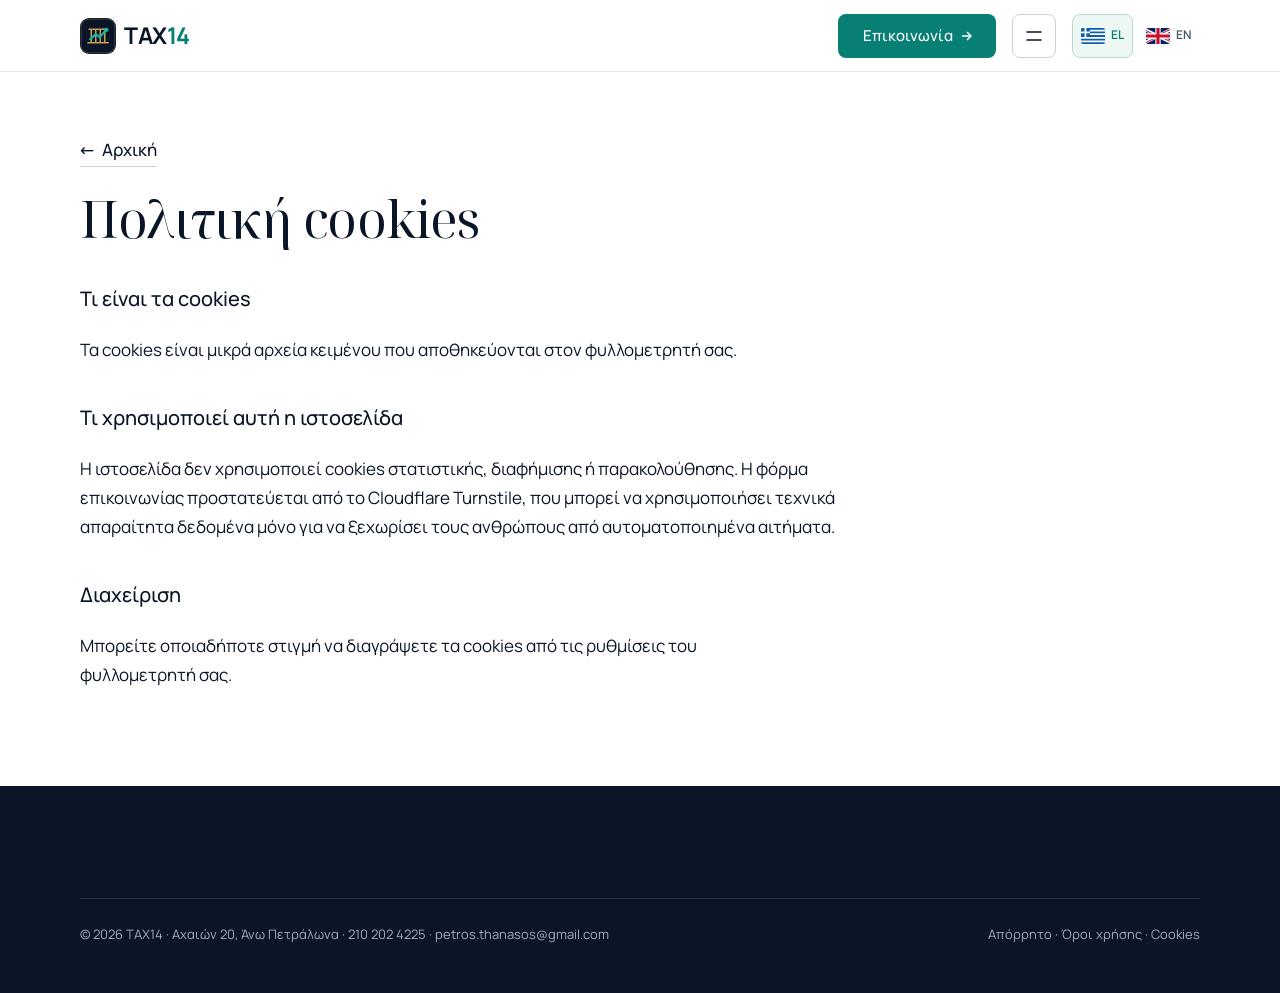
<file: cookies.html>
<!doctype html>
<html lang="el" data-type="service" data-radius="soft" data-buttons="arrow" data-motion>
<head>
<meta charset="utf-8">
<meta name="viewport" content="width=device-width, initial-scale=1, viewport-fit=cover">
<title>Πολιτική cookies | TAX14</title>
<meta name="description" content="Ποια cookies χρησιμοποιεί η ιστοσελίδα του TAX14.">
<link rel="canonical" href="https://tax14.gr/cookies.html">
<link rel="alternate" hreflang="el" href="https://tax14.gr/cookies.html">
<link rel="alternate" hreflang="en" href="https://tax14.gr/en/cookies.html">
<link rel="alternate" hreflang="x-default" href="https://tax14.gr/cookies.html">
<meta property="og:type" content="website">
<meta property="og:locale" content="el_GR">
<meta property="og:locale:alternate" content="en_GB">
<meta property="og:site_name" content="TAX14">
<meta property="og:title" content="Πολιτική cookies | TAX14">
<meta property="og:description" content="Ποια cookies χρησιμοποιεί η ιστοσελίδα του TAX14.">
<meta property="og:url" content="https://tax14.gr/cookies.html">
<meta property="og:image" content="https://tax14.gr/assets/og-image.png">
<meta name="twitter:card" content="summary_large_image">
<link rel="icon" type="image/svg+xml" href="assets/favicon.svg">
<meta name="theme-color" content="#ffffff">
<meta name="site-kind" content="other">
<meta name="page-type" content="service">
<link rel="preload" href="assets/fonts/manrope-greek-wght-normal.woff2" as="font" type="font/woff2" crossorigin>
<link rel="stylesheet" href="css/fonts.css?v=3">
<link rel="stylesheet" href="assets/kit/system.css?v=1">
<link rel="stylesheet" href="assets/kit/motion/motion.css?v=1">
<link rel="stylesheet" href="css/site.css?v=refresh1">
</head>
<body class="inner">
<header class="nav">
  <div class="wrap nav__bar">
    <a class="skip-link" href="#top">Μετάβαση στο περιεχόμενο</a>
    <a class="nav__logo" href="./" aria-label="TAX14, αρχική"><svg class="logo-mark" viewBox="0 0 48 48" fill="none" aria-hidden="true"><rect width="48" height="48" rx="12" fill="#0A1628"/><rect x="1.5" y="1.5" width="45" height="45" rx="10.5" stroke="#C89D54" stroke-opacity=".4"/><path d="M12 15H36M15 15V33M21 15V33M27 15V33M33 15V33M10.5 33H37.5" stroke="#C89D54" stroke-width="2" stroke-linecap="round"/><path d="M13.5 28.5L21 21.5L26.25 25.5L35.25 15.75" stroke="#14B8A6" stroke-width="2.75" stroke-linecap="round" stroke-linejoin="round"/><circle cx="35.25" cy="15.75" r="2.75" fill="#14B8A6"/></svg><span class="logo-name">TAX<span class="logo-accent">14</span></span></a>
    <nav class="nav__links" aria-label="Κύρια πλοήγηση">
      <div class="nav__item"><a class="nav__link" href="./#services">Υπηρεσίες</a></div>
      <div class="nav__item"><a class="nav__link" href="./#petros">Ο Πέτρος</a></div>
      <div class="nav__item"><a class="nav__link" href="./#faq">Συχνές Ερωτήσεις</a></div>
      <div class="nav__item"><a class="nav__link" href="financial-statements.html">Οικονομικές καταστάσεις</a></div>
    </nav>
    <div class="nav__actions"><a class="btn btn--primary" href="./#contact">Επικοινωνία</a></div>
    <button class="nav__toggle" type="button" aria-expanded="false" aria-label="Μενού"><svg width="18" height="18" viewBox="0 0 18 18" aria-hidden="true"><path d="M2 5h14M2 13h14" stroke="currentColor" stroke-width="1.6" stroke-linecap="round"/></svg></button>
    <!-- LANGUAGE:START -->
    <nav class="language-switcher" aria-label="Επιλογή γλώσσας">
      <a class="language-switcher__link" data-language-link href="/cookies.html" hreflang="el" lang="el" aria-label="Ελληνικά" aria-current="page"><img src="/assets/flags/el.svg" width="24" height="16" alt="" aria-hidden="true"><span>EL</span></a>
      <a class="language-switcher__link" data-language-link href="/en/cookies.html" hreflang="en" lang="en" aria-label="English"><img src="/assets/flags/en.svg" width="24" height="16" alt="" aria-hidden="true"><span>EN</span></a>
    </nav>
    <!-- LANGUAGE:END -->
  </div>
</header>
<main id="top" class="page">
  <div class="wrap">
    <article class="page-text">
      <p><a class="link link--back" href="./">Αρχική</a></p>
      <h1>Πολιτική cookies</h1>
      <h2>Τι είναι τα cookies</h2>
      <p>Τα cookies είναι μικρά αρχεία κειμένου που αποθηκεύονται στον φυλλομετρητή σας.</p>
      <h2>Τι χρησιμοποιεί αυτή η ιστοσελίδα</h2>
      <p>Η ιστοσελίδα δεν χρησιμοποιεί cookies στατιστικής, διαφήμισης ή παρακολούθησης. Η φόρμα επικοινωνίας προστατεύεται από το Cloudflare Turnstile, που μπορεί να χρησιμοποιήσει τεχνικά απαραίτητα δεδομένα μόνο για να ξεχωρίσει τους ανθρώπους από αυτοματοποιημένα αιτήματα.</p>
      <h2>Διαχείριση</h2>
      <p>Μπορείτε οποιαδήποτε στιγμή να διαγράψετε τα cookies από τις ρυθμίσεις του φυλλομετρητή σας.</p>
    </article>
  </div>
</main>
<footer class="footer footer--dark ground-inverse inner-footer">
  <div class="wrap">
    <div class="footer__legal">
      <span>&copy; 2026 TAX14 · Αχαιών 20, Άνω Πετράλωνα · <a href="tel:+302102024225">210 202 4225</a> · <a href="mailto:petros.thanasos@gmail.com">petros.thanasos@gmail.com</a></span>
      <span><a href="privacy.html">Απόρρητο</a> · <a href="terms.html">Όροι χρήσης</a> · <a href="cookies.html">Cookies</a></span>
    </div>
  </div>
</footer>
<script type="module" src="assets/kit/system.js?v=1"></script>
<script type="module" src="assets/kit/motion/motion.js?v=1"></script>
<script type="module" src="js/navigation.js?v=language1"></script>
</body>
</html>
</file>
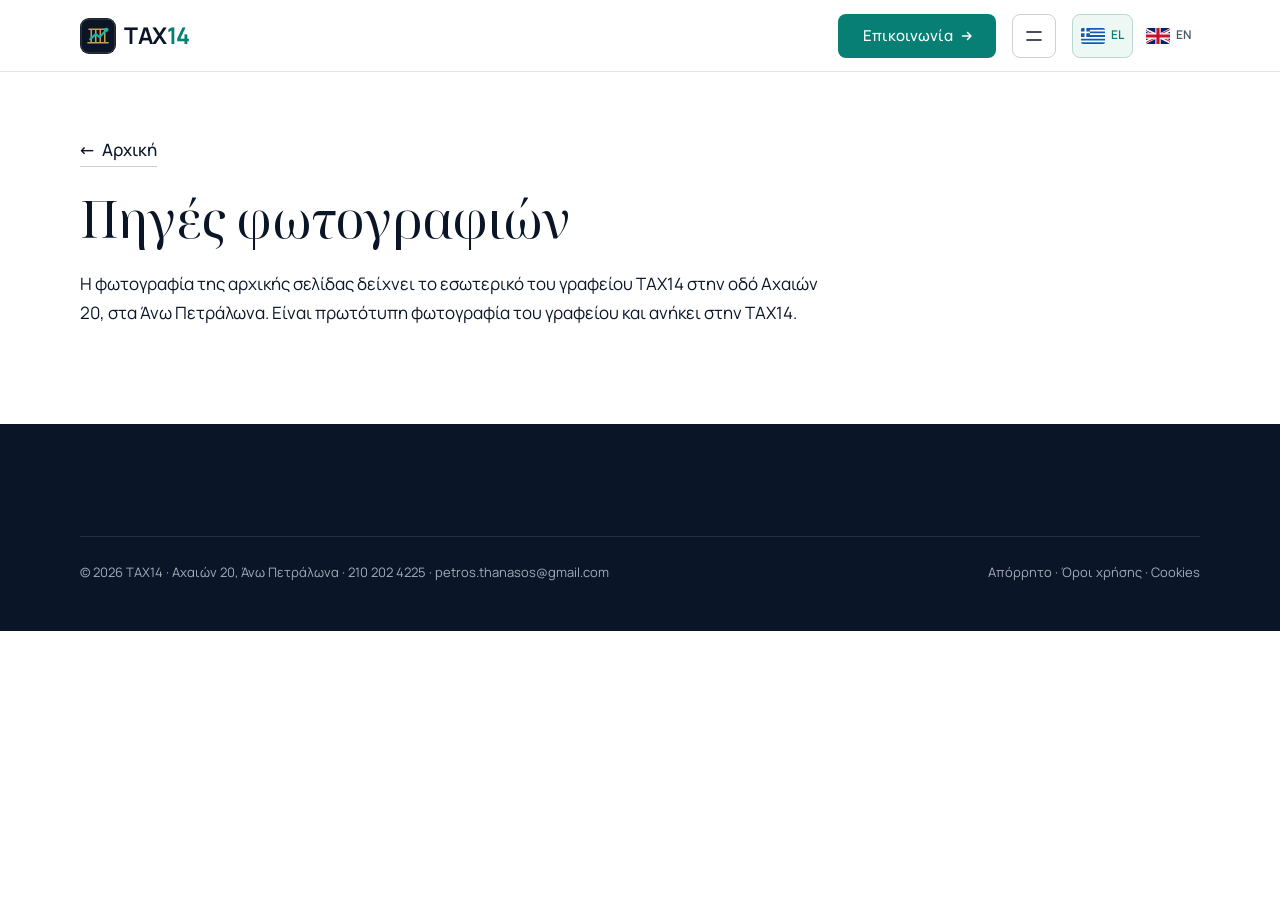
<file: credits.html>
<!doctype html>
<html lang="el" data-type="service" data-radius="soft" data-buttons="arrow" data-motion>
<head>
<meta charset="utf-8">
<meta name="viewport" content="width=device-width, initial-scale=1, viewport-fit=cover">
<title>Πηγές φωτογραφιών | TAX14</title>
<meta name="description" content="Η προέλευση και η άδεια της φωτογραφίας της ιστοσελίδας του TAX14.">
<link rel="canonical" href="https://tax14.gr/credits.html">
<link rel="alternate" hreflang="el" href="https://tax14.gr/credits.html">
<link rel="alternate" hreflang="en" href="https://tax14.gr/en/credits.html">
<link rel="alternate" hreflang="x-default" href="https://tax14.gr/credits.html">
<meta property="og:type" content="website">
<meta property="og:locale" content="el_GR">
<meta property="og:locale:alternate" content="en_GB">
<meta property="og:site_name" content="TAX14">
<meta property="og:title" content="Πηγές φωτογραφιών | TAX14">
<meta property="og:description" content="Η προέλευση και η άδεια της φωτογραφίας της ιστοσελίδας του TAX14.">
<meta property="og:url" content="https://tax14.gr/credits.html">
<meta property="og:image" content="https://tax14.gr/assets/og-image.png">
<meta name="twitter:card" content="summary_large_image">
<link rel="icon" type="image/svg+xml" href="assets/favicon.svg">
<meta name="theme-color" content="#ffffff">
<meta name="site-kind" content="other">
<meta name="page-type" content="service">
<link rel="preload" href="assets/fonts/manrope-greek-wght-normal.woff2" as="font" type="font/woff2" crossorigin>
<link rel="stylesheet" href="css/fonts.css?v=3">
<link rel="stylesheet" href="assets/kit/system.css?v=1">
<link rel="stylesheet" href="assets/kit/motion/motion.css?v=1">
<link rel="stylesheet" href="css/site.css?v=refresh1">
</head>
<body class="inner">
<header class="nav">
  <div class="wrap nav__bar">
    <a class="skip-link" href="#top">Μετάβαση στο περιεχόμενο</a>
    <a class="nav__logo" href="./" aria-label="TAX14, αρχική"><svg class="logo-mark" viewBox="0 0 48 48" fill="none" aria-hidden="true"><rect width="48" height="48" rx="12" fill="#0A1628"/><rect x="1.5" y="1.5" width="45" height="45" rx="10.5" stroke="#C89D54" stroke-opacity=".4"/><path d="M12 15H36M15 15V33M21 15V33M27 15V33M33 15V33M10.5 33H37.5" stroke="#C89D54" stroke-width="2" stroke-linecap="round"/><path d="M13.5 28.5L21 21.5L26.25 25.5L35.25 15.75" stroke="#14B8A6" stroke-width="2.75" stroke-linecap="round" stroke-linejoin="round"/><circle cx="35.25" cy="15.75" r="2.75" fill="#14B8A6"/></svg><span class="logo-name">TAX<span class="logo-accent">14</span></span></a>
    <nav class="nav__links" aria-label="Κύρια πλοήγηση">
      <div class="nav__item"><a class="nav__link" href="./#services">Υπηρεσίες</a></div>
      <div class="nav__item"><a class="nav__link" href="./#petros">Ο Πέτρος</a></div>
      <div class="nav__item"><a class="nav__link" href="./#faq">Συχνές Ερωτήσεις</a></div>
      <div class="nav__item"><a class="nav__link" href="financial-statements.html">Οικονομικές καταστάσεις</a></div>
    </nav>
    <div class="nav__actions"><a class="btn btn--primary" href="./#contact">Επικοινωνία</a></div>
    <button class="nav__toggle" type="button" aria-expanded="false" aria-label="Μενού"><svg width="18" height="18" viewBox="0 0 18 18" aria-hidden="true"><path d="M2 5h14M2 13h14" stroke="currentColor" stroke-width="1.6" stroke-linecap="round"/></svg></button>
    <!-- LANGUAGE:START -->
    <nav class="language-switcher" aria-label="Επιλογή γλώσσας">
      <a class="language-switcher__link" data-language-link href="/credits.html" hreflang="el" lang="el" aria-label="Ελληνικά" aria-current="page"><img src="/assets/flags/el.svg" width="24" height="16" alt="" aria-hidden="true"><span>EL</span></a>
      <a class="language-switcher__link" data-language-link href="/en/credits.html" hreflang="en" lang="en" aria-label="English"><img src="/assets/flags/en.svg" width="24" height="16" alt="" aria-hidden="true"><span>EN</span></a>
    </nav>
    <!-- LANGUAGE:END -->
  </div>
</header>
<main id="top" class="page">
  <div class="wrap">
    <article class="page-text">
      <p><a class="link link--back" href="./">Αρχική</a></p>
      <h1>Πηγές φωτογραφιών</h1>
      <p>Η φωτογραφία της αρχικής σελίδας δείχνει το εσωτερικό του γραφείου TAX14 στην οδό Αχαιών 20, στα Άνω Πετράλωνα. Είναι πρωτότυπη φωτογραφία του γραφείου και ανήκει στην TAX14.</p>
    </article>
  </div>
</main>
<footer class="footer footer--dark ground-inverse inner-footer">
  <div class="wrap">
    <div class="footer__legal">
      <span>&copy; 2026 TAX14 · Αχαιών 20, Άνω Πετράλωνα · <a href="tel:+302102024225">210 202 4225</a> · <a href="mailto:petros.thanasos@gmail.com">petros.thanasos@gmail.com</a></span>
      <span><a href="privacy.html">Απόρρητο</a> · <a href="terms.html">Όροι χρήσης</a> · <a href="cookies.html">Cookies</a></span>
    </div>
  </div>
</footer>
<script type="module" src="assets/kit/system.js?v=1"></script>
<script type="module" src="assets/kit/motion/motion.js?v=1"></script>
<script type="module" src="js/navigation.js?v=language1"></script>
</body>
</html>
</file>
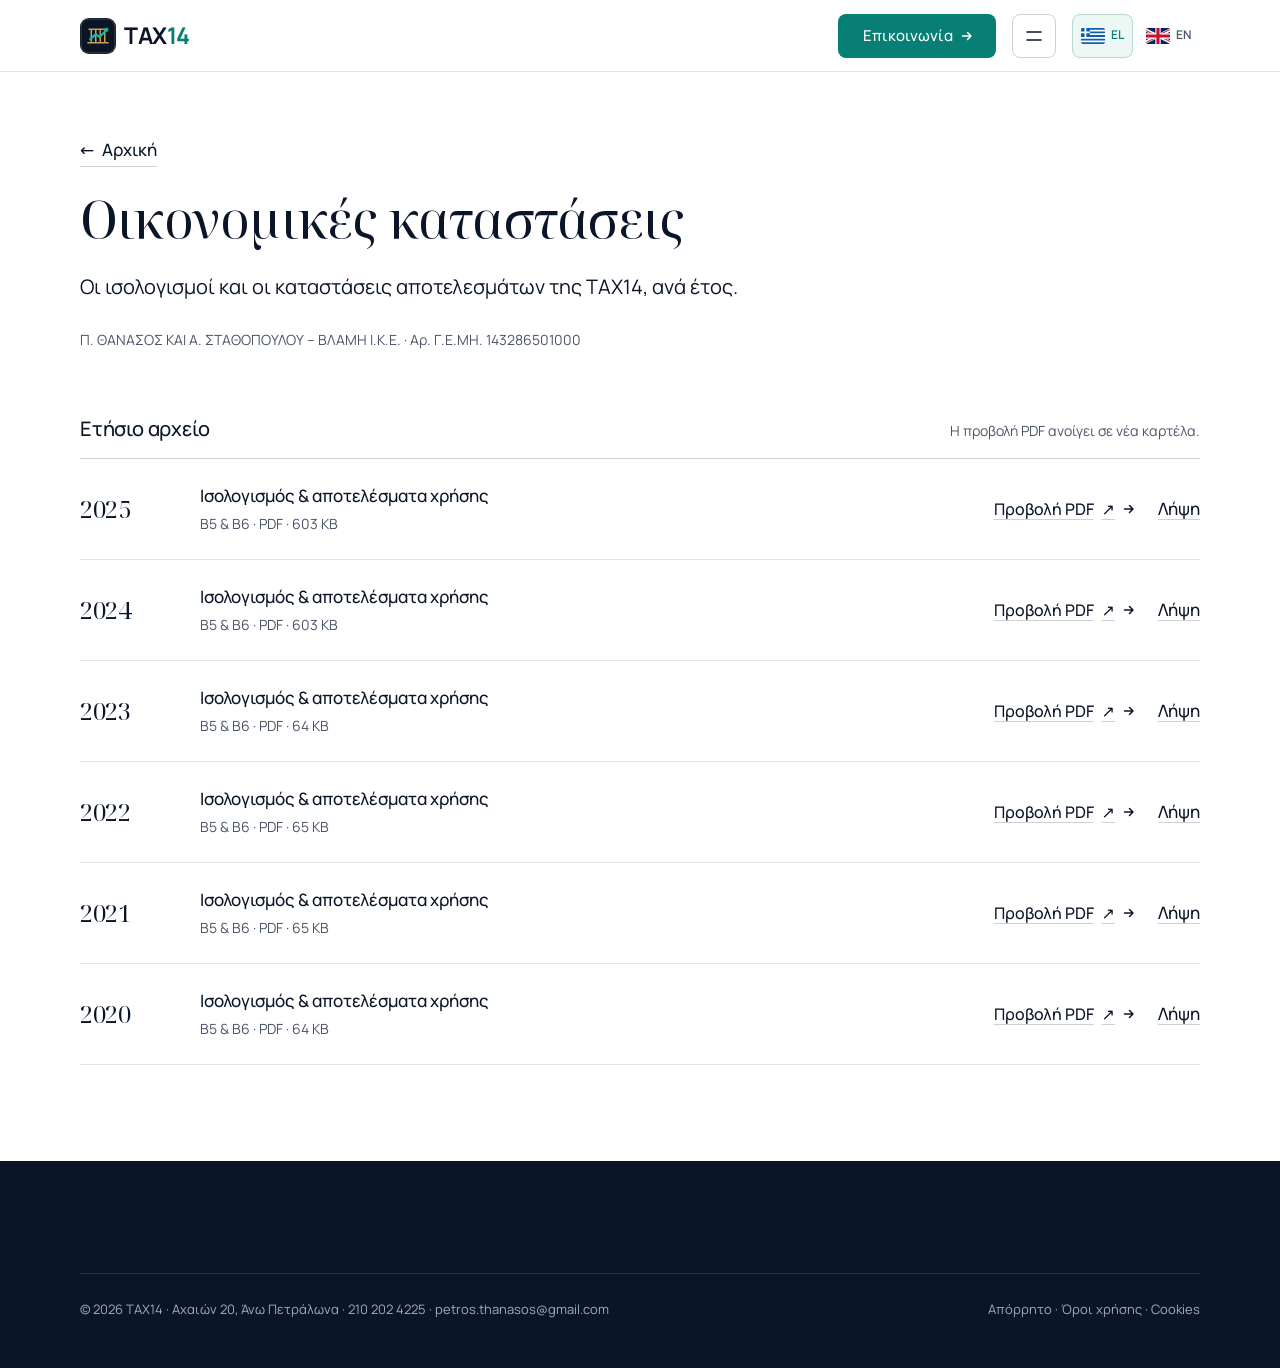
<file: financial-statements.html>
<!doctype html>
<html lang="el" data-type="service" data-radius="soft" data-buttons="arrow" data-motion>
<head>
<meta charset="utf-8">
<meta name="viewport" content="width=device-width, initial-scale=1, viewport-fit=cover">
<title>Οικονομικές καταστάσεις | TAX14</title>
<meta name="description" content="Οι ετήσιες οικονομικές καταστάσεις της TAX14. Προβολή και λήψη των ισολογισμών και καταστάσεων αποτελεσμάτων ανά έτος σε PDF.">
<link rel="canonical" href="https://tax14.gr/financial-statements.html">
<link rel="alternate" hreflang="el" href="https://tax14.gr/financial-statements.html">
<link rel="alternate" hreflang="en" href="https://tax14.gr/en/financial-statements.html">
<link rel="alternate" hreflang="x-default" href="https://tax14.gr/financial-statements.html">
<meta property="og:type" content="website">
<meta property="og:locale" content="el_GR">
<meta property="og:locale:alternate" content="en_GB">
<meta property="og:site_name" content="TAX14">
<meta property="og:title" content="Οικονομικές καταστάσεις | TAX14">
<meta property="og:description" content="Οι ετήσιες οικονομικές καταστάσεις της TAX14. Προβολή και λήψη των ισολογισμών και καταστάσεων αποτελεσμάτων ανά έτος σε PDF.">
<meta property="og:url" content="https://tax14.gr/financial-statements.html">
<meta property="og:image" content="https://tax14.gr/assets/og-image.png">
<meta name="twitter:card" content="summary_large_image">
<link rel="icon" type="image/svg+xml" href="assets/favicon.svg">
<meta name="theme-color" content="#ffffff">
<meta name="site-kind" content="other">
<meta name="page-type" content="service">
<link rel="preload" href="assets/fonts/manrope-greek-wght-normal.woff2" as="font" type="font/woff2" crossorigin>
<link rel="stylesheet" href="css/fonts.css?v=3">
<link rel="stylesheet" href="assets/kit/system.css?v=1">
<link rel="stylesheet" href="assets/kit/motion/motion.css?v=1">
<link rel="stylesheet" href="css/site.css?v=refresh1">
<link rel="stylesheet" href="css/financial-statements.css?v=2">
</head>
<body class="inner">
<header class="nav">
  <div class="wrap nav__bar">
    <a class="skip-link" href="#top">Μετάβαση στο περιεχόμενο</a>
    <a class="nav__logo" href="./" aria-label="TAX14, αρχική"><svg class="logo-mark" viewBox="0 0 48 48" fill="none" aria-hidden="true"><rect width="48" height="48" rx="12" fill="#0A1628"/><rect x="1.5" y="1.5" width="45" height="45" rx="10.5" stroke="#C89D54" stroke-opacity=".4"/><path d="M12 15H36M15 15V33M21 15V33M27 15V33M33 15V33M10.5 33H37.5" stroke="#C89D54" stroke-width="2" stroke-linecap="round"/><path d="M13.5 28.5L21 21.5L26.25 25.5L35.25 15.75" stroke="#14B8A6" stroke-width="2.75" stroke-linecap="round" stroke-linejoin="round"/><circle cx="35.25" cy="15.75" r="2.75" fill="#14B8A6"/></svg><span class="logo-name">TAX<span class="logo-accent">14</span></span></a>
    <nav class="nav__links" aria-label="Κύρια πλοήγηση">
      <div class="nav__item"><a class="nav__link" href="./#services">Υπηρεσίες</a></div>
      <div class="nav__item"><a class="nav__link" href="./#petros">Ο Πέτρος</a></div>
      <div class="nav__item"><a class="nav__link" href="./#faq">Συχνές Ερωτήσεις</a></div>
      <div class="nav__item"><a class="nav__link" href="financial-statements.html" aria-current="page">Οικονομικές καταστάσεις</a></div>
    </nav>
    <div class="nav__actions"><a class="btn btn--primary" href="./#contact">Επικοινωνία</a></div>
    <button class="nav__toggle" type="button" aria-expanded="false" aria-label="Μενού"><svg width="18" height="18" viewBox="0 0 18 18" aria-hidden="true"><path d="M2 5h14M2 13h14" stroke="currentColor" stroke-width="1.6" stroke-linecap="round"/></svg></button>
    <!-- LANGUAGE:START -->
    <nav class="language-switcher" aria-label="Επιλογή γλώσσας">
      <a class="language-switcher__link" data-language-link href="/financial-statements.html" hreflang="el" lang="el" aria-label="Ελληνικά" aria-current="page"><img src="/assets/flags/el.svg" width="24" height="16" alt="" aria-hidden="true"><span>EL</span></a>
      <a class="language-switcher__link" data-language-link href="/en/financial-statements.html" hreflang="en" lang="en" aria-label="English"><img src="/assets/flags/en.svg" width="24" height="16" alt="" aria-hidden="true"><span>EN</span></a>
    </nav>
    <!-- LANGUAGE:END -->
  </div>
</header>
<main id="top" class="page">
  <div class="wrap">
    <div class="page-text financial-intro">
      <p><a class="link link--back" href="./">Αρχική</a></p>
      <h1>Οικονομικές καταστάσεις</h1>
      <p class="t-lead">Οι ισολογισμοί και οι καταστάσεις αποτελεσμάτων της TAX14, ανά έτος.</p>
      <p class="t-small muted">Π. ΘΑΝΑΣΟΣ ΚΑΙ Α. ΣΤΑΘΟΠΟΥΛΟΥ – ΒΛΑΜΗ Ι.Κ.Ε. · Αρ. Γ.Ε.ΜΗ. 143286501000</p>
    </div>
    <section class="financial" aria-labelledby="financial-archive-heading">
      <div class="financial-list-heading">
        <h2 id="financial-archive-heading">Ετήσιο αρχείο</h2>
        <p class="t-small muted">Η προβολή PDF ανοίγει σε νέα καρτέλα.</p>
      </div>
      <ul class="financial-list">
<!-- STATEMENTS:START -->
          <li class="financial-row">
            <h3 class="financial-year">2025</h3>
            <div>
              <p class="financial-document-title">Ισολογισμός &amp; αποτελέσματα χρήσης</p>
              <p class="financial-document-meta">Β5 &amp; Β6 · PDF · 603 KB</p>
            </div>
            <div class="financial-actions">
              <a class="btn btn--secondary" href="assets/financial-statements/tax14-financial-statements-2025.pdf" target="_blank" rel="noopener" aria-label="Προβολή PDF οικονομικών καταστάσεων 2025 (νέα καρτέλα)">Προβολή PDF <span aria-hidden="true">↗</span></a>
              <a class="financial-download" href="assets/financial-statements/tax14-financial-statements-2025.pdf" download aria-label="Λήψη οικονομικών καταστάσεων 2025 σε PDF">Λήψη</a>
            </div>
          </li>
          <li class="financial-row">
            <h3 class="financial-year">2024</h3>
            <div>
              <p class="financial-document-title">Ισολογισμός &amp; αποτελέσματα χρήσης</p>
              <p class="financial-document-meta">Β5 &amp; Β6 · PDF · 603 KB</p>
            </div>
            <div class="financial-actions">
              <a class="btn btn--secondary" href="assets/financial-statements/tax14-financial-statements-2024.pdf" target="_blank" rel="noopener" aria-label="Προβολή PDF οικονομικών καταστάσεων 2024 (νέα καρτέλα)">Προβολή PDF <span aria-hidden="true">↗</span></a>
              <a class="financial-download" href="assets/financial-statements/tax14-financial-statements-2024.pdf" download aria-label="Λήψη οικονομικών καταστάσεων 2024 σε PDF">Λήψη</a>
            </div>
          </li>
          <li class="financial-row">
            <h3 class="financial-year">2023</h3>
            <div>
              <p class="financial-document-title">Ισολογισμός &amp; αποτελέσματα χρήσης</p>
              <p class="financial-document-meta">Β5 &amp; Β6 · PDF · 64 KB</p>
            </div>
            <div class="financial-actions">
              <a class="btn btn--secondary" href="assets/financial-statements/tax14-financial-statements-2023.pdf" target="_blank" rel="noopener" aria-label="Προβολή PDF οικονομικών καταστάσεων 2023 (νέα καρτέλα)">Προβολή PDF <span aria-hidden="true">↗</span></a>
              <a class="financial-download" href="assets/financial-statements/tax14-financial-statements-2023.pdf" download aria-label="Λήψη οικονομικών καταστάσεων 2023 σε PDF">Λήψη</a>
            </div>
          </li>
          <li class="financial-row">
            <h3 class="financial-year">2022</h3>
            <div>
              <p class="financial-document-title">Ισολογισμός &amp; αποτελέσματα χρήσης</p>
              <p class="financial-document-meta">Β5 &amp; Β6 · PDF · 65 KB</p>
            </div>
            <div class="financial-actions">
              <a class="btn btn--secondary" href="assets/financial-statements/tax14-financial-statements-2022.pdf" target="_blank" rel="noopener" aria-label="Προβολή PDF οικονομικών καταστάσεων 2022 (νέα καρτέλα)">Προβολή PDF <span aria-hidden="true">↗</span></a>
              <a class="financial-download" href="assets/financial-statements/tax14-financial-statements-2022.pdf" download aria-label="Λήψη οικονομικών καταστάσεων 2022 σε PDF">Λήψη</a>
            </div>
          </li>
          <li class="financial-row">
            <h3 class="financial-year">2021</h3>
            <div>
              <p class="financial-document-title">Ισολογισμός &amp; αποτελέσματα χρήσης</p>
              <p class="financial-document-meta">Β5 &amp; Β6 · PDF · 65 KB</p>
            </div>
            <div class="financial-actions">
              <a class="btn btn--secondary" href="assets/financial-statements/tax14-financial-statements-2021.pdf" target="_blank" rel="noopener" aria-label="Προβολή PDF οικονομικών καταστάσεων 2021 (νέα καρτέλα)">Προβολή PDF <span aria-hidden="true">↗</span></a>
              <a class="financial-download" href="assets/financial-statements/tax14-financial-statements-2021.pdf" download aria-label="Λήψη οικονομικών καταστάσεων 2021 σε PDF">Λήψη</a>
            </div>
          </li>
          <li class="financial-row">
            <h3 class="financial-year">2020</h3>
            <div>
              <p class="financial-document-title">Ισολογισμός &amp; αποτελέσματα χρήσης</p>
              <p class="financial-document-meta">Β5 &amp; Β6 · PDF · 64 KB</p>
            </div>
            <div class="financial-actions">
              <a class="btn btn--secondary" href="assets/financial-statements/tax14-financial-statements-2020.pdf" target="_blank" rel="noopener" aria-label="Προβολή PDF οικονομικών καταστάσεων 2020 (νέα καρτέλα)">Προβολή PDF <span aria-hidden="true">↗</span></a>
              <a class="financial-download" href="assets/financial-statements/tax14-financial-statements-2020.pdf" download aria-label="Λήψη οικονομικών καταστάσεων 2020 σε PDF">Λήψη</a>
            </div>
          </li>
<!-- STATEMENTS:END -->
      </ul>
    </section>
  </div>
</main>
<footer class="footer footer--dark ground-inverse inner-footer">
  <div class="wrap">
    <div class="footer__legal">
      <span>&copy; 2026 TAX14 · Αχαιών 20, Άνω Πετράλωνα · <a href="tel:+302102024225">210 202 4225</a> · <a href="mailto:petros.thanasos@gmail.com">petros.thanasos@gmail.com</a></span>
      <span><a href="privacy.html">Απόρρητο</a> · <a href="terms.html">Όροι χρήσης</a> · <a href="cookies.html">Cookies</a></span>
    </div>
  </div>
</footer>
<script type="module" src="assets/kit/system.js?v=1"></script>
<script type="module" src="assets/kit/motion/motion.js?v=1"></script>
<script type="module" src="js/navigation.js?v=language1"></script>
</body>
</html>
</file>
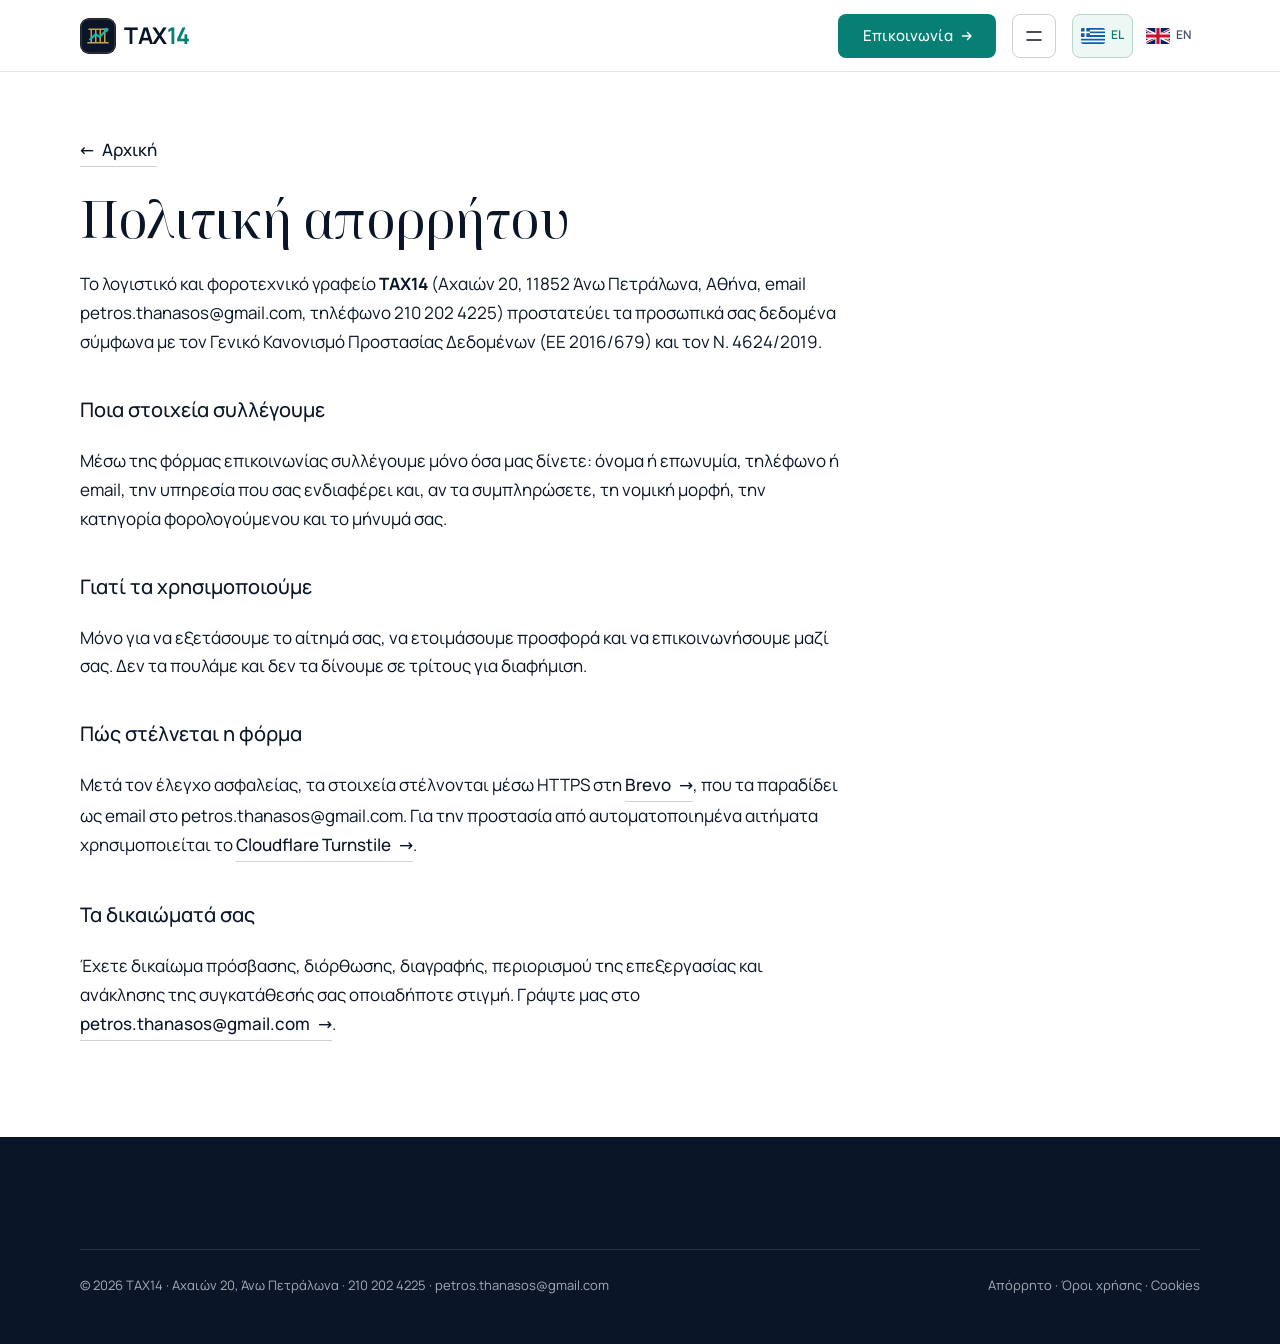
<file: privacy.html>
<!doctype html>
<html lang="el" data-type="service" data-radius="soft" data-buttons="arrow" data-motion>
<head>
<meta charset="utf-8">
<meta name="viewport" content="width=device-width, initial-scale=1, viewport-fit=cover">
<title>Πολιτική απορρήτου | TAX14</title>
<meta name="description" content="Πώς το TAX14 χειρίζεται τα στοιχεία που στέλνετε με τη φόρμα επικοινωνίας.">
<link rel="canonical" href="https://tax14.gr/privacy.html">
<link rel="alternate" hreflang="el" href="https://tax14.gr/privacy.html">
<link rel="alternate" hreflang="en" href="https://tax14.gr/en/privacy.html">
<link rel="alternate" hreflang="x-default" href="https://tax14.gr/privacy.html">
<meta property="og:type" content="website">
<meta property="og:locale" content="el_GR">
<meta property="og:locale:alternate" content="en_GB">
<meta property="og:site_name" content="TAX14">
<meta property="og:title" content="Πολιτική απορρήτου | TAX14">
<meta property="og:description" content="Πώς το TAX14 χειρίζεται τα στοιχεία που στέλνετε με τη φόρμα επικοινωνίας.">
<meta property="og:url" content="https://tax14.gr/privacy.html">
<meta property="og:image" content="https://tax14.gr/assets/og-image.png">
<meta name="twitter:card" content="summary_large_image">
<link rel="icon" type="image/svg+xml" href="assets/favicon.svg">
<meta name="theme-color" content="#ffffff">
<meta name="site-kind" content="other">
<meta name="page-type" content="service">
<link rel="preload" href="assets/fonts/manrope-greek-wght-normal.woff2" as="font" type="font/woff2" crossorigin>
<link rel="stylesheet" href="css/fonts.css?v=3">
<link rel="stylesheet" href="assets/kit/system.css?v=1">
<link rel="stylesheet" href="assets/kit/motion/motion.css?v=1">
<link rel="stylesheet" href="css/site.css?v=refresh1">
</head>
<body class="inner">
<header class="nav">
  <div class="wrap nav__bar">
    <a class="skip-link" href="#top">Μετάβαση στο περιεχόμενο</a>
    <a class="nav__logo" href="./" aria-label="TAX14, αρχική"><svg class="logo-mark" viewBox="0 0 48 48" fill="none" aria-hidden="true"><rect width="48" height="48" rx="12" fill="#0A1628"/><rect x="1.5" y="1.5" width="45" height="45" rx="10.5" stroke="#C89D54" stroke-opacity=".4"/><path d="M12 15H36M15 15V33M21 15V33M27 15V33M33 15V33M10.5 33H37.5" stroke="#C89D54" stroke-width="2" stroke-linecap="round"/><path d="M13.5 28.5L21 21.5L26.25 25.5L35.25 15.75" stroke="#14B8A6" stroke-width="2.75" stroke-linecap="round" stroke-linejoin="round"/><circle cx="35.25" cy="15.75" r="2.75" fill="#14B8A6"/></svg><span class="logo-name">TAX<span class="logo-accent">14</span></span></a>
    <nav class="nav__links" aria-label="Κύρια πλοήγηση">
      <div class="nav__item"><a class="nav__link" href="./#services">Υπηρεσίες</a></div>
      <div class="nav__item"><a class="nav__link" href="./#petros">Ο Πέτρος</a></div>
      <div class="nav__item"><a class="nav__link" href="./#faq">Συχνές Ερωτήσεις</a></div>
      <div class="nav__item"><a class="nav__link" href="financial-statements.html">Οικονομικές καταστάσεις</a></div>
    </nav>
    <div class="nav__actions"><a class="btn btn--primary" href="./#contact">Επικοινωνία</a></div>
    <button class="nav__toggle" type="button" aria-expanded="false" aria-label="Μενού"><svg width="18" height="18" viewBox="0 0 18 18" aria-hidden="true"><path d="M2 5h14M2 13h14" stroke="currentColor" stroke-width="1.6" stroke-linecap="round"/></svg></button>
    <!-- LANGUAGE:START -->
    <nav class="language-switcher" aria-label="Επιλογή γλώσσας">
      <a class="language-switcher__link" data-language-link href="/privacy.html" hreflang="el" lang="el" aria-label="Ελληνικά" aria-current="page"><img src="/assets/flags/el.svg" width="24" height="16" alt="" aria-hidden="true"><span>EL</span></a>
      <a class="language-switcher__link" data-language-link href="/en/privacy.html" hreflang="en" lang="en" aria-label="English"><img src="/assets/flags/en.svg" width="24" height="16" alt="" aria-hidden="true"><span>EN</span></a>
    </nav>
    <!-- LANGUAGE:END -->
  </div>
</header>
<main id="top" class="page">
  <div class="wrap">
    <article class="page-text">
      <p><a class="link link--back" href="./">Αρχική</a></p>
      <h1>Πολιτική απορρήτου</h1>
      <p>Το λογιστικό και φοροτεχνικό γραφείο <strong>TAX14</strong> (Αχαιών 20, 11852 Άνω Πετράλωνα, Αθήνα, email petros.thanasos@gmail.com, τηλέφωνο 210 202 4225) προστατεύει τα προσωπικά σας δεδομένα σύμφωνα με τον Γενικό Κανονισμό Προστασίας Δεδομένων (ΕΕ 2016/679) και τον Ν. 4624/2019.</p>
      <h2>Ποια στοιχεία συλλέγουμε</h2>
      <p>Μέσω της φόρμας επικοινωνίας συλλέγουμε μόνο όσα μας δίνετε: όνομα ή επωνυμία, τηλέφωνο ή email, την υπηρεσία που σας ενδιαφέρει και, αν τα συμπληρώσετε, τη νομική μορφή, την κατηγορία φορολογούμενου και το μήνυμά σας.</p>
      <h2>Γιατί τα χρησιμοποιούμε</h2>
      <p>Μόνο για να εξετάσουμε το αίτημά σας, να ετοιμάσουμε προσφορά και να επικοινωνήσουμε μαζί σας. Δεν τα πουλάμε και δεν τα δίνουμε σε τρίτους για διαφήμιση.</p>
      <h2>Πώς στέλνεται η φόρμα</h2>
      <p>Μετά τον έλεγχο ασφαλείας, τα στοιχεία στέλνονται μέσω HTTPS στη <a class="link" href="https://www.brevo.com/legal/privacypolicy/" rel="noopener">Brevo</a>, που τα παραδίδει ως email στο petros.thanasos@gmail.com. Για την προστασία από αυτοματοποιημένα αιτήματα χρησιμοποιείται το <a class="link" href="https://www.cloudflare.com/privacypolicy/" rel="noopener">Cloudflare Turnstile</a>.</p>
      <h2>Τα δικαιώματά σας</h2>
      <p>Έχετε δικαίωμα πρόσβασης, διόρθωσης, διαγραφής, περιορισμού της επεξεργασίας και ανάκλησης της συγκατάθεσής σας οποιαδήποτε στιγμή. Γράψτε μας στο <a class="link" href="mailto:petros.thanasos@gmail.com">petros.thanasos@gmail.com</a>.</p>
    </article>
  </div>
</main>
<footer class="footer footer--dark ground-inverse inner-footer">
  <div class="wrap">
    <div class="footer__legal">
      <span>&copy; 2026 TAX14 · Αχαιών 20, Άνω Πετράλωνα · <a href="tel:+302102024225">210 202 4225</a> · <a href="mailto:petros.thanasos@gmail.com">petros.thanasos@gmail.com</a></span>
      <span><a href="privacy.html">Απόρρητο</a> · <a href="terms.html">Όροι χρήσης</a> · <a href="cookies.html">Cookies</a></span>
    </div>
  </div>
</footer>
<script type="module" src="assets/kit/system.js?v=1"></script>
<script type="module" src="assets/kit/motion/motion.js?v=1"></script>
<script type="module" src="js/navigation.js?v=language1"></script>
</body>
</html>
</file>
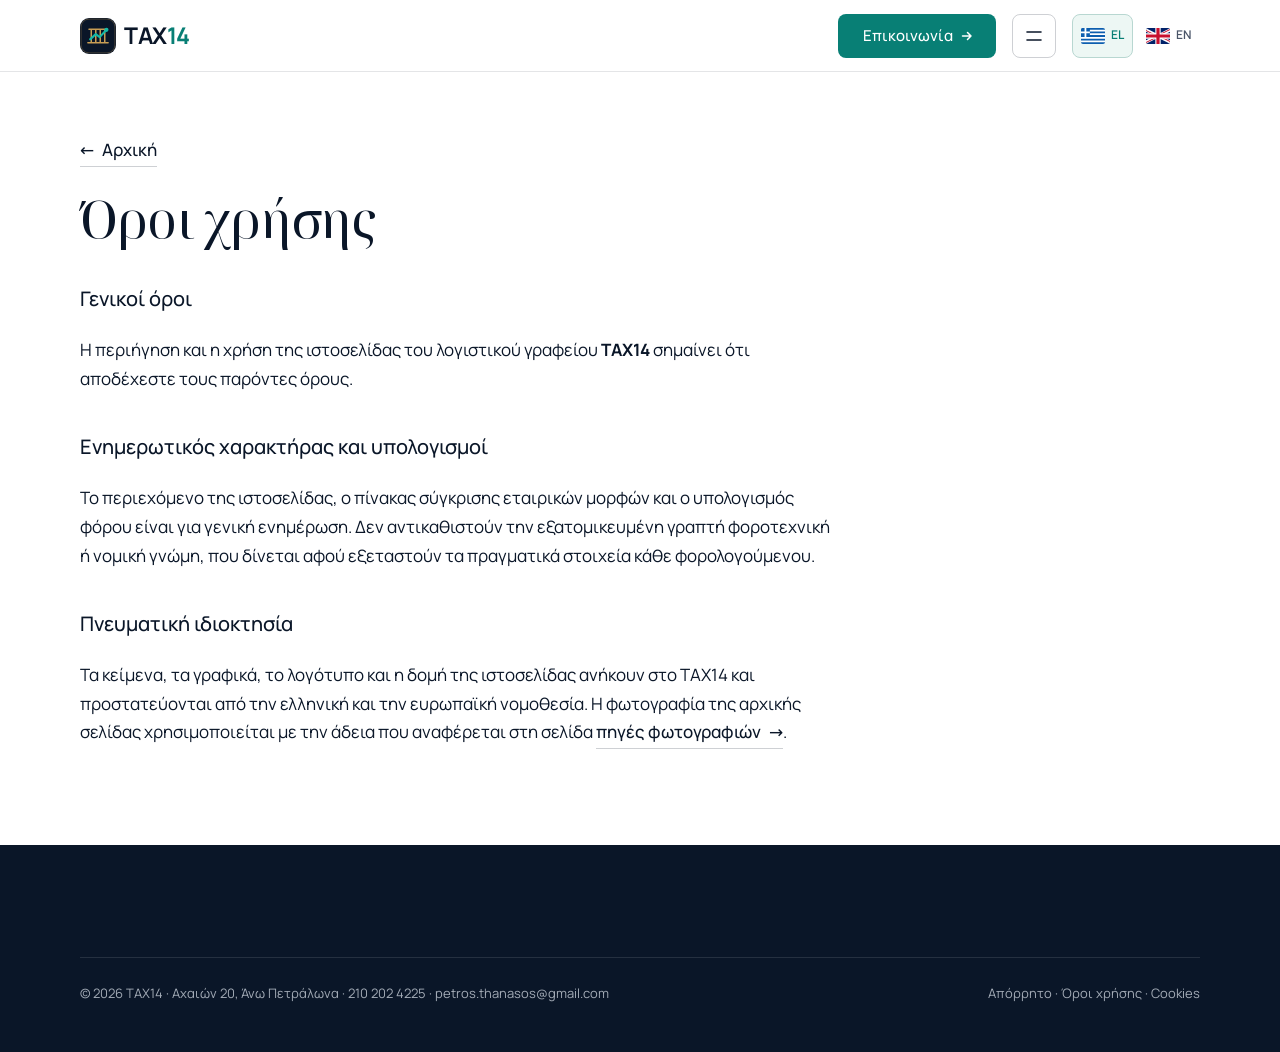
<file: terms.html>
<!doctype html>
<html lang="el" data-type="service" data-radius="soft" data-buttons="arrow" data-motion>
<head>
<meta charset="utf-8">
<meta name="viewport" content="width=device-width, initial-scale=1, viewport-fit=cover">
<title>Όροι χρήσης | TAX14</title>
<meta name="description" content="Οι όροι χρήσης της ιστοσελίδας του λογιστικού γραφείου TAX14.">
<link rel="canonical" href="https://tax14.gr/terms.html">
<link rel="alternate" hreflang="el" href="https://tax14.gr/terms.html">
<link rel="alternate" hreflang="en" href="https://tax14.gr/en/terms.html">
<link rel="alternate" hreflang="x-default" href="https://tax14.gr/terms.html">
<meta property="og:type" content="website">
<meta property="og:locale" content="el_GR">
<meta property="og:locale:alternate" content="en_GB">
<meta property="og:site_name" content="TAX14">
<meta property="og:title" content="Όροι χρήσης | TAX14">
<meta property="og:description" content="Οι όροι χρήσης της ιστοσελίδας του λογιστικού γραφείου TAX14.">
<meta property="og:url" content="https://tax14.gr/terms.html">
<meta property="og:image" content="https://tax14.gr/assets/og-image.png">
<meta name="twitter:card" content="summary_large_image">
<link rel="icon" type="image/svg+xml" href="assets/favicon.svg">
<meta name="theme-color" content="#ffffff">
<meta name="site-kind" content="other">
<meta name="page-type" content="service">
<link rel="preload" href="assets/fonts/manrope-greek-wght-normal.woff2" as="font" type="font/woff2" crossorigin>
<link rel="stylesheet" href="css/fonts.css?v=3">
<link rel="stylesheet" href="assets/kit/system.css?v=1">
<link rel="stylesheet" href="assets/kit/motion/motion.css?v=1">
<link rel="stylesheet" href="css/site.css?v=refresh1">
</head>
<body class="inner">
<header class="nav">
  <div class="wrap nav__bar">
    <a class="skip-link" href="#top">Μετάβαση στο περιεχόμενο</a>
    <a class="nav__logo" href="./" aria-label="TAX14, αρχική"><svg class="logo-mark" viewBox="0 0 48 48" fill="none" aria-hidden="true"><rect width="48" height="48" rx="12" fill="#0A1628"/><rect x="1.5" y="1.5" width="45" height="45" rx="10.5" stroke="#C89D54" stroke-opacity=".4"/><path d="M12 15H36M15 15V33M21 15V33M27 15V33M33 15V33M10.5 33H37.5" stroke="#C89D54" stroke-width="2" stroke-linecap="round"/><path d="M13.5 28.5L21 21.5L26.25 25.5L35.25 15.75" stroke="#14B8A6" stroke-width="2.75" stroke-linecap="round" stroke-linejoin="round"/><circle cx="35.25" cy="15.75" r="2.75" fill="#14B8A6"/></svg><span class="logo-name">TAX<span class="logo-accent">14</span></span></a>
    <nav class="nav__links" aria-label="Κύρια πλοήγηση">
      <div class="nav__item"><a class="nav__link" href="./#services">Υπηρεσίες</a></div>
      <div class="nav__item"><a class="nav__link" href="./#petros">Ο Πέτρος</a></div>
      <div class="nav__item"><a class="nav__link" href="./#faq">Συχνές Ερωτήσεις</a></div>
      <div class="nav__item"><a class="nav__link" href="financial-statements.html">Οικονομικές καταστάσεις</a></div>
    </nav>
    <div class="nav__actions"><a class="btn btn--primary" href="./#contact">Επικοινωνία</a></div>
    <button class="nav__toggle" type="button" aria-expanded="false" aria-label="Μενού"><svg width="18" height="18" viewBox="0 0 18 18" aria-hidden="true"><path d="M2 5h14M2 13h14" stroke="currentColor" stroke-width="1.6" stroke-linecap="round"/></svg></button>
    <!-- LANGUAGE:START -->
    <nav class="language-switcher" aria-label="Επιλογή γλώσσας">
      <a class="language-switcher__link" data-language-link href="/terms.html" hreflang="el" lang="el" aria-label="Ελληνικά" aria-current="page"><img src="/assets/flags/el.svg" width="24" height="16" alt="" aria-hidden="true"><span>EL</span></a>
      <a class="language-switcher__link" data-language-link href="/en/terms.html" hreflang="en" lang="en" aria-label="English"><img src="/assets/flags/en.svg" width="24" height="16" alt="" aria-hidden="true"><span>EN</span></a>
    </nav>
    <!-- LANGUAGE:END -->
  </div>
</header>
<main id="top" class="page">
  <div class="wrap">
    <article class="page-text">
      <p><a class="link link--back" href="./">Αρχική</a></p>
      <h1>Όροι χρήσης</h1>
      <h2>Γενικοί όροι</h2>
      <p>Η περιήγηση και η χρήση της ιστοσελίδας του λογιστικού γραφείου <strong>TAX14</strong> σημαίνει ότι αποδέχεστε τους παρόντες όρους.</p>
      <h2>Ενημερωτικός χαρακτήρας και υπολογισμοί</h2>
      <p>Το περιεχόμενο της ιστοσελίδας, ο πίνακας σύγκρισης εταιρικών μορφών και ο υπολογισμός φόρου είναι για γενική ενημέρωση. Δεν αντικαθιστούν την εξατομικευμένη γραπτή φοροτεχνική ή νομική γνώμη, που δίνεται αφού εξεταστούν τα πραγματικά στοιχεία κάθε φορολογούμενου.</p>
      <h2>Πνευματική ιδιοκτησία</h2>
      <p>Τα κείμενα, τα γραφικά, το λογότυπο και η δομή της ιστοσελίδας ανήκουν στο TAX14 και προστατεύονται από την ελληνική και την ευρωπαϊκή νομοθεσία. Η φωτογραφία της αρχικής σελίδας χρησιμοποιείται με την άδεια που αναφέρεται στη σελίδα <a class="link" href="credits.html">πηγές φωτογραφιών</a>.</p>
    </article>
  </div>
</main>
<footer class="footer footer--dark ground-inverse inner-footer">
  <div class="wrap">
    <div class="footer__legal">
      <span>&copy; 2026 TAX14 · Αχαιών 20, Άνω Πετράλωνα · <a href="tel:+302102024225">210 202 4225</a> · <a href="mailto:petros.thanasos@gmail.com">petros.thanasos@gmail.com</a></span>
      <span><a href="privacy.html">Απόρρητο</a> · <a href="terms.html">Όροι χρήσης</a> · <a href="cookies.html">Cookies</a></span>
    </div>
  </div>
</footer>
<script type="module" src="assets/kit/system.js?v=1"></script>
<script type="module" src="assets/kit/motion/motion.js?v=1"></script>
<script type="module" src="js/navigation.js?v=language1"></script>
</body>
</html>
</file>
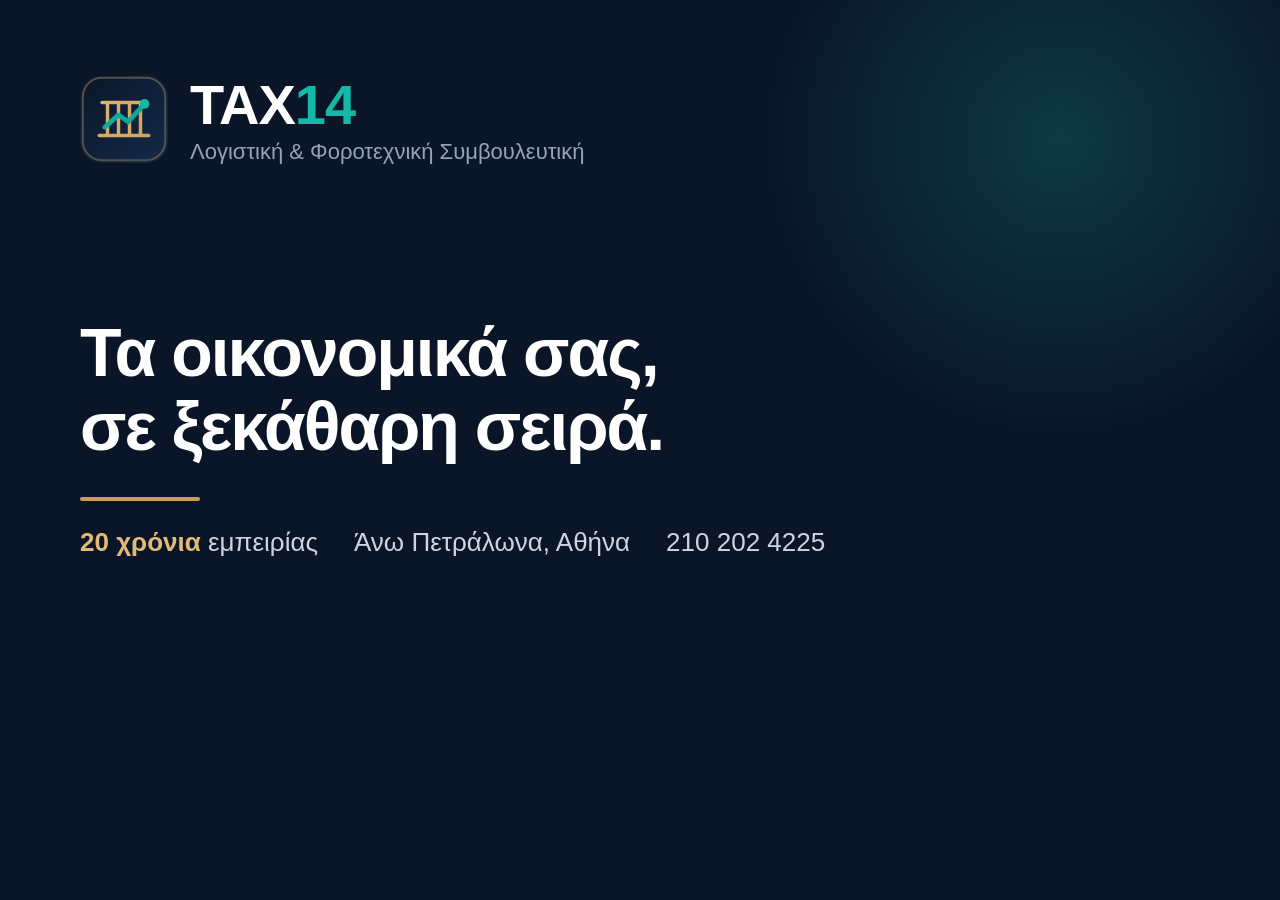
<file: design-system/og-image-source.html>
<!doctype html><html lang="el"><head><meta charset="utf-8">
<!-- Source of assets/og-image.png. Open in Chromium at 1200x630 and screenshot to regenerate. -->
<link rel="stylesheet" href="../css/fonts.css">
<style>
*{margin:0;box-sizing:border-box}
body{width:1200px;height:630px;font-family:Inter,sans-serif;background:#0A1628;color:#fff;position:relative;overflow:hidden}
.glow{position:absolute;right:-180px;top:-180px;width:640px;height:640px;border-radius:50%;background:radial-gradient(circle,rgba(20,184,166,.22),rgba(10,22,40,0) 65%)}
.wrap{position:absolute;inset:0;padding:72px 80px;display:flex;flex-direction:column}
.brand{display:flex;align-items:center;gap:22px}
.brand img{width:88px;height:88px}
.name{font-size:56px;font-weight:800;letter-spacing:-1px}.name span{color:#14B8A6}
.tag{font-size:22px;color:#94A3B8;font-weight:500;margin-top:2px}
h1{margin-top:auto;font-size:68px;line-height:1.08;font-weight:800;letter-spacing:-2px;max-width:900px}
.rule{width:120px;height:4px;background:#C89D54;border-radius:2px;margin:34px 0 26px}
.meta{display:flex;gap:36px;font-size:26px;color:#CBD5E1;font-weight:500}
.meta b{color:#E2BA78;font-weight:600}
</style></head><body><div class="glow"></div><div class="wrap">
<div class="brand"><img src="../assets/favicon.svg" alt=""><div><div class="name">TAX<span>14</span></div><div class="tag">Λογιστική &amp; Φοροτεχνική Συμβουλευτική</div></div></div>
<h1>Τα οικονομικά σας,<br>σε ξεκάθαρη σειρά.</h1>
<div class="rule"></div>
<div class="meta"><span><b>20 χρόνια</b> εμπειρίας</span><span>Άνω Πετράλωνα, Αθήνα</span><span>210 202 4225</span></div>
</div></body></html>
</file>
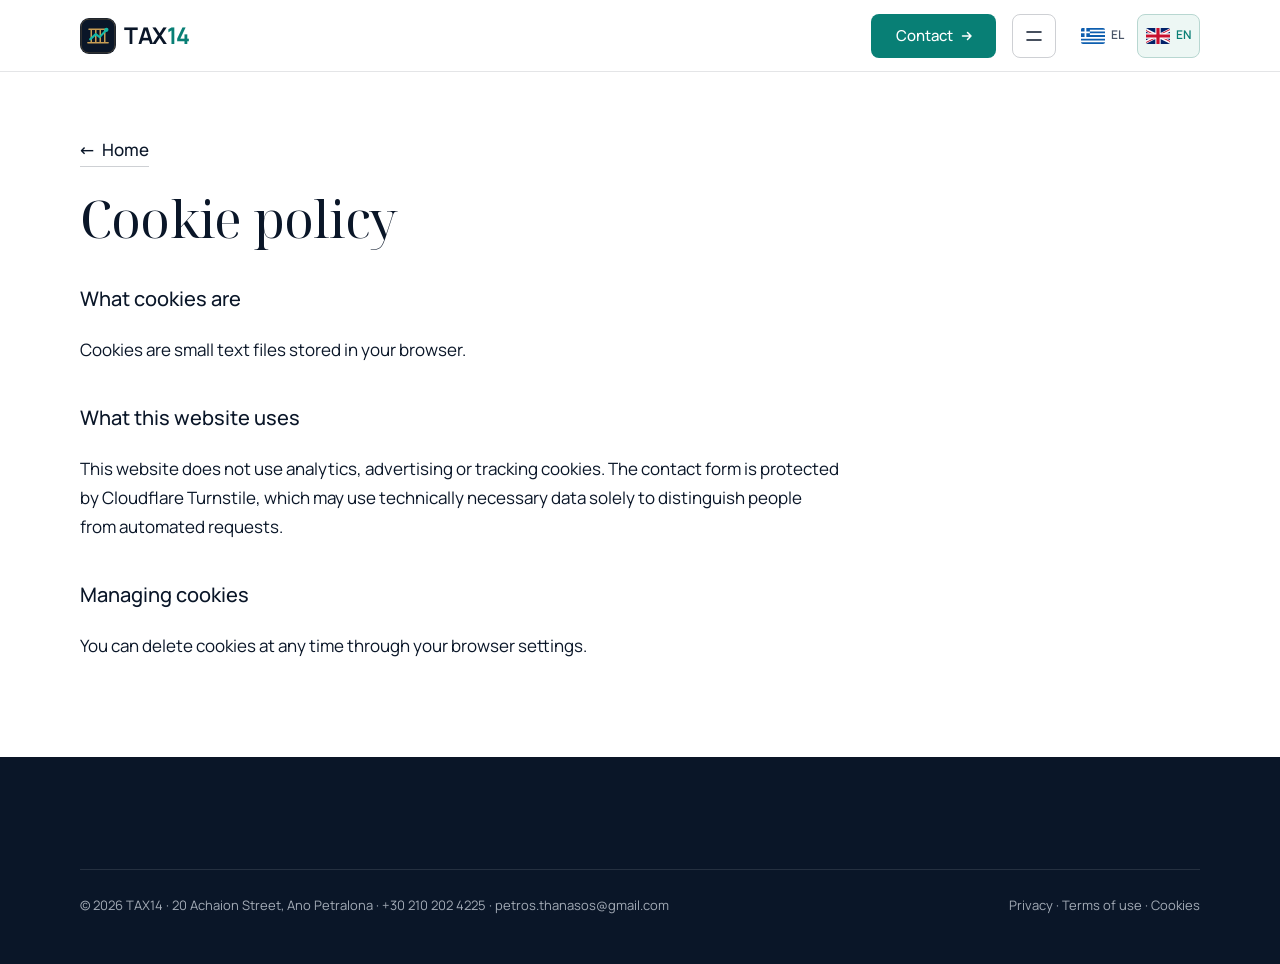
<file: en/cookies.html>
<!doctype html>
<html lang="en" data-type="service" data-radius="soft" data-buttons="arrow" data-motion>
<head>
<meta charset="utf-8">
<meta name="viewport" content="width=device-width, initial-scale=1, viewport-fit=cover">
<title>Cookie policy | TAX14</title>
<meta name="description" content="Which cookies the TAX14 website uses.">
<link rel="canonical" href="https://tax14.gr/en/cookies.html">
<link rel="alternate" hreflang="el" href="https://tax14.gr/cookies.html">
<link rel="alternate" hreflang="en" href="https://tax14.gr/en/cookies.html">
<link rel="alternate" hreflang="x-default" href="https://tax14.gr/cookies.html">
<meta property="og:type" content="website">
<meta property="og:locale" content="en_GB">
<meta property="og:locale:alternate" content="el_GR">
<meta property="og:site_name" content="TAX14">
<meta property="og:title" content="Cookie policy | TAX14">
<meta property="og:description" content="Which cookies the TAX14 website uses.">
<meta property="og:url" content="https://tax14.gr/en/cookies.html">
<meta property="og:image" content="https://tax14.gr/assets/og-image.png">
<meta name="twitter:card" content="summary_large_image">
<link rel="icon" type="image/svg+xml" href="/assets/favicon.svg">
<meta name="theme-color" content="#ffffff">
<meta name="site-kind" content="other">
<meta name="page-type" content="service">
<link rel="preload" href="/assets/fonts/manrope-latin-wght-normal.woff2" as="font" type="font/woff2" crossorigin>
<link rel="stylesheet" href="/css/fonts.css?v=3">
<link rel="stylesheet" href="/assets/kit/system.css?v=1">
<link rel="stylesheet" href="/assets/kit/motion/motion.css?v=1">
<link rel="stylesheet" href="/css/site.css?v=refresh1">
</head>
<body class="inner">
<header class="nav">
  <div class="wrap nav__bar">
    <a class="skip-link" href="#top">Skip to content</a>
    <a class="nav__logo" href="./" aria-label="TAX14, home"><svg class="logo-mark" viewBox="0 0 48 48" fill="none" aria-hidden="true"><rect width="48" height="48" rx="12" fill="#0A1628"/><rect x="1.5" y="1.5" width="45" height="45" rx="10.5" stroke="#C89D54" stroke-opacity=".4"/><path d="M12 15H36M15 15V33M21 15V33M27 15V33M33 15V33M10.5 33H37.5" stroke="#C89D54" stroke-width="2" stroke-linecap="round"/><path d="M13.5 28.5L21 21.5L26.25 25.5L35.25 15.75" stroke="#14B8A6" stroke-width="2.75" stroke-linecap="round" stroke-linejoin="round"/><circle cx="35.25" cy="15.75" r="2.75" fill="#14B8A6"/></svg><span class="logo-name">TAX<span class="logo-accent">14</span></span></a>
    <nav class="nav__links" aria-label="Main navigation">
      <div class="nav__item"><a class="nav__link" href="./#services">Services</a></div>
      <div class="nav__item"><a class="nav__link" href="./#petros">Petros</a></div>
      <div class="nav__item"><a class="nav__link" href="./#faq">FAQs</a></div>
      <div class="nav__item"><a class="nav__link" href="financial-statements.html">Financial statements</a></div>
    </nav>
    <div class="nav__actions"><a class="btn btn--primary" href="./#contact">Contact</a></div>
    <button class="nav__toggle" type="button" aria-expanded="false" aria-label="Menu"><svg width="18" height="18" viewBox="0 0 18 18" aria-hidden="true"><path d="M2 5h14M2 13h14" stroke="currentColor" stroke-width="1.6" stroke-linecap="round"/></svg></button>
    <!-- LANGUAGE:START -->
    <nav class="language-switcher" aria-label="Language">
      <a class="language-switcher__link" data-language-link href="/cookies.html" hreflang="el" lang="el" aria-label="Ελληνικά"><img src="/assets/flags/el.svg" width="24" height="16" alt="" aria-hidden="true"><span>EL</span></a>
      <a class="language-switcher__link" data-language-link href="/en/cookies.html" hreflang="en" lang="en" aria-label="English" aria-current="page"><img src="/assets/flags/en.svg" width="24" height="16" alt="" aria-hidden="true"><span>EN</span></a>
    </nav>
    <!-- LANGUAGE:END -->
  </div>
</header>
<main id="top" class="page">
  <div class="wrap">
    <article class="page-text">
      <p><a class="link link--back" href="./">Home</a></p>
      <h1>Cookie policy</h1>
      <h2>What cookies are</h2>
      <p>Cookies are small text files stored in your browser.</p>
      <h2>What this website uses</h2>
      <p>This website does not use analytics, advertising or tracking cookies. The contact form is protected by Cloudflare Turnstile, which may use technically necessary data solely to distinguish people from automated requests.</p>
      <h2>Managing cookies</h2>
      <p>You can delete cookies at any time through your browser settings.</p>
    </article>
  </div>
</main>
<footer class="footer footer--dark ground-inverse inner-footer">
  <div class="wrap">
    <div class="footer__legal">
      <span>© 2026 TAX14 · 20 Achaion Street, Ano Petralona · <a href="tel:+302102024225">+30 210 202 4225</a> · <a href="mailto:petros.thanasos@gmail.com">petros.thanasos@gmail.com</a></span>
      <span><a href="privacy.html">Privacy</a> · <a href="terms.html">Terms of use</a> · <a href="cookies.html">Cookies</a></span>
    </div>
  </div>
</footer>
<script type="module" src="/assets/kit/system.js?v=1"></script>
<script type="module" src="/assets/kit/motion/motion.js?v=1"></script>
<script type="module" src="/js/navigation.js?v=language1"></script>
</body>
</html>
</file>
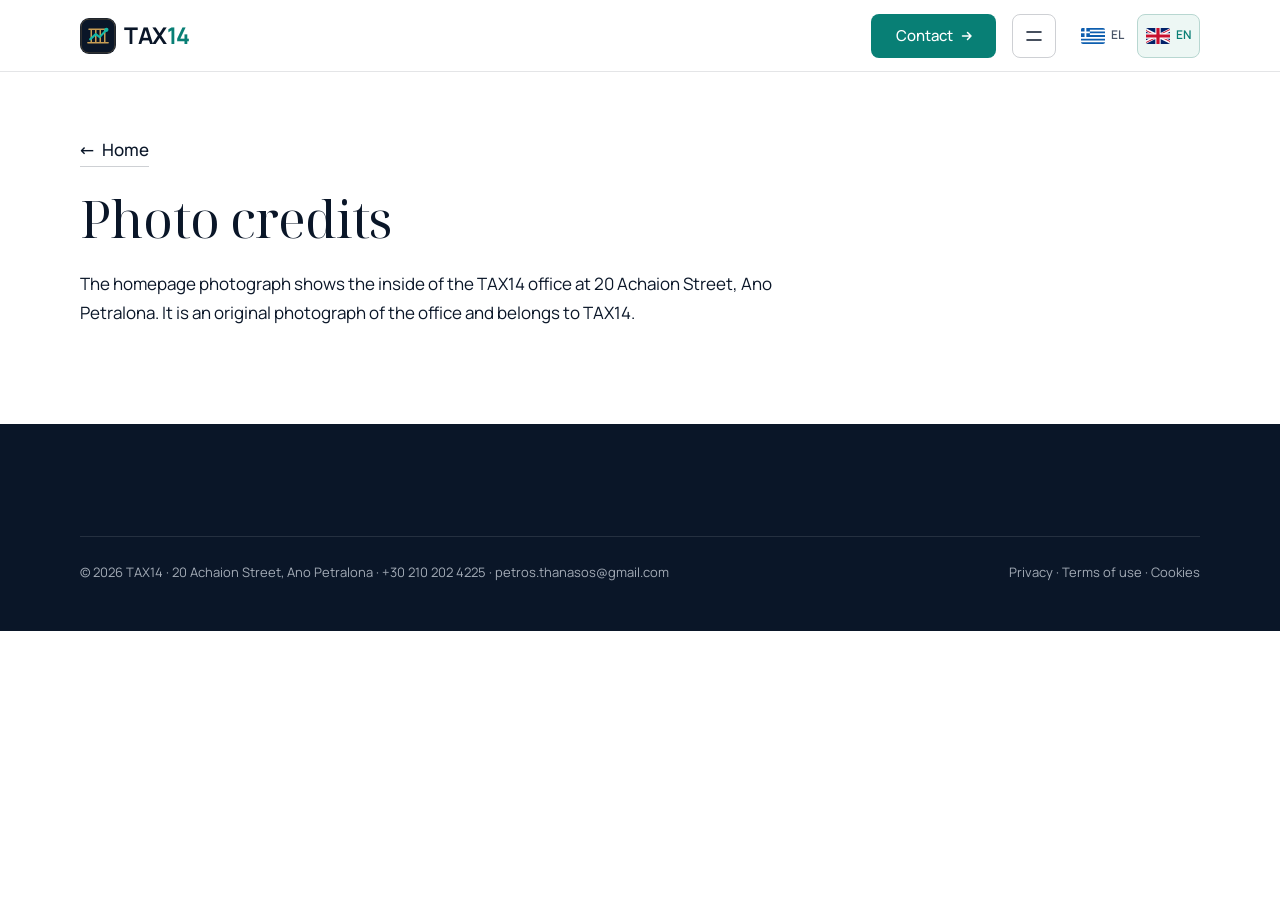
<file: en/credits.html>
<!doctype html>
<html lang="en" data-type="service" data-radius="soft" data-buttons="arrow" data-motion>
<head>
<meta charset="utf-8">
<meta name="viewport" content="width=device-width, initial-scale=1, viewport-fit=cover">
<title>Photo credits | TAX14</title>
<meta name="description" content="The source and licence of the photograph used on the TAX14 website.">
<link rel="canonical" href="https://tax14.gr/en/credits.html">
<link rel="alternate" hreflang="el" href="https://tax14.gr/credits.html">
<link rel="alternate" hreflang="en" href="https://tax14.gr/en/credits.html">
<link rel="alternate" hreflang="x-default" href="https://tax14.gr/credits.html">
<meta property="og:type" content="website">
<meta property="og:locale" content="en_GB">
<meta property="og:locale:alternate" content="el_GR">
<meta property="og:site_name" content="TAX14">
<meta property="og:title" content="Photo credits | TAX14">
<meta property="og:description" content="The source and licence of the photograph used on the TAX14 website.">
<meta property="og:url" content="https://tax14.gr/en/credits.html">
<meta property="og:image" content="https://tax14.gr/assets/og-image.png">
<meta name="twitter:card" content="summary_large_image">
<link rel="icon" type="image/svg+xml" href="/assets/favicon.svg">
<meta name="theme-color" content="#ffffff">
<meta name="site-kind" content="other">
<meta name="page-type" content="service">
<link rel="preload" href="/assets/fonts/manrope-latin-wght-normal.woff2" as="font" type="font/woff2" crossorigin>
<link rel="stylesheet" href="/css/fonts.css?v=3">
<link rel="stylesheet" href="/assets/kit/system.css?v=1">
<link rel="stylesheet" href="/assets/kit/motion/motion.css?v=1">
<link rel="stylesheet" href="/css/site.css?v=refresh1">
</head>
<body class="inner">
<header class="nav">
  <div class="wrap nav__bar">
    <a class="skip-link" href="#top">Skip to content</a>
    <a class="nav__logo" href="./" aria-label="TAX14, home"><svg class="logo-mark" viewBox="0 0 48 48" fill="none" aria-hidden="true"><rect width="48" height="48" rx="12" fill="#0A1628"/><rect x="1.5" y="1.5" width="45" height="45" rx="10.5" stroke="#C89D54" stroke-opacity=".4"/><path d="M12 15H36M15 15V33M21 15V33M27 15V33M33 15V33M10.5 33H37.5" stroke="#C89D54" stroke-width="2" stroke-linecap="round"/><path d="M13.5 28.5L21 21.5L26.25 25.5L35.25 15.75" stroke="#14B8A6" stroke-width="2.75" stroke-linecap="round" stroke-linejoin="round"/><circle cx="35.25" cy="15.75" r="2.75" fill="#14B8A6"/></svg><span class="logo-name">TAX<span class="logo-accent">14</span></span></a>
    <nav class="nav__links" aria-label="Main navigation">
      <div class="nav__item"><a class="nav__link" href="./#services">Services</a></div>
      <div class="nav__item"><a class="nav__link" href="./#petros">Petros</a></div>
      <div class="nav__item"><a class="nav__link" href="./#faq">FAQs</a></div>
      <div class="nav__item"><a class="nav__link" href="financial-statements.html">Financial statements</a></div>
    </nav>
    <div class="nav__actions"><a class="btn btn--primary" href="./#contact">Contact</a></div>
    <button class="nav__toggle" type="button" aria-expanded="false" aria-label="Menu"><svg width="18" height="18" viewBox="0 0 18 18" aria-hidden="true"><path d="M2 5h14M2 13h14" stroke="currentColor" stroke-width="1.6" stroke-linecap="round"/></svg></button>
    <!-- LANGUAGE:START -->
    <nav class="language-switcher" aria-label="Language">
      <a class="language-switcher__link" data-language-link href="/credits.html" hreflang="el" lang="el" aria-label="Ελληνικά"><img src="/assets/flags/el.svg" width="24" height="16" alt="" aria-hidden="true"><span>EL</span></a>
      <a class="language-switcher__link" data-language-link href="/en/credits.html" hreflang="en" lang="en" aria-label="English" aria-current="page"><img src="/assets/flags/en.svg" width="24" height="16" alt="" aria-hidden="true"><span>EN</span></a>
    </nav>
    <!-- LANGUAGE:END -->
  </div>
</header>
<main id="top" class="page">
  <div class="wrap">
    <article class="page-text">
      <p><a class="link link--back" href="./">Home</a></p>
      <h1>Photo credits</h1>
      <p>The homepage photograph shows the inside of the TAX14 office at 20 Achaion Street, Ano Petralona. It is an original photograph of the office and belongs to TAX14.</p>
    </article>
  </div>
</main>
<footer class="footer footer--dark ground-inverse inner-footer">
  <div class="wrap">
    <div class="footer__legal">
      <span>© 2026 TAX14 · 20 Achaion Street, Ano Petralona · <a href="tel:+302102024225">+30 210 202 4225</a> · <a href="mailto:petros.thanasos@gmail.com">petros.thanasos@gmail.com</a></span>
      <span><a href="privacy.html">Privacy</a> · <a href="terms.html">Terms of use</a> · <a href="cookies.html">Cookies</a></span>
    </div>
  </div>
</footer>
<script type="module" src="/assets/kit/system.js?v=1"></script>
<script type="module" src="/assets/kit/motion/motion.js?v=1"></script>
<script type="module" src="/js/navigation.js?v=language1"></script>
</body>
</html>
</file>
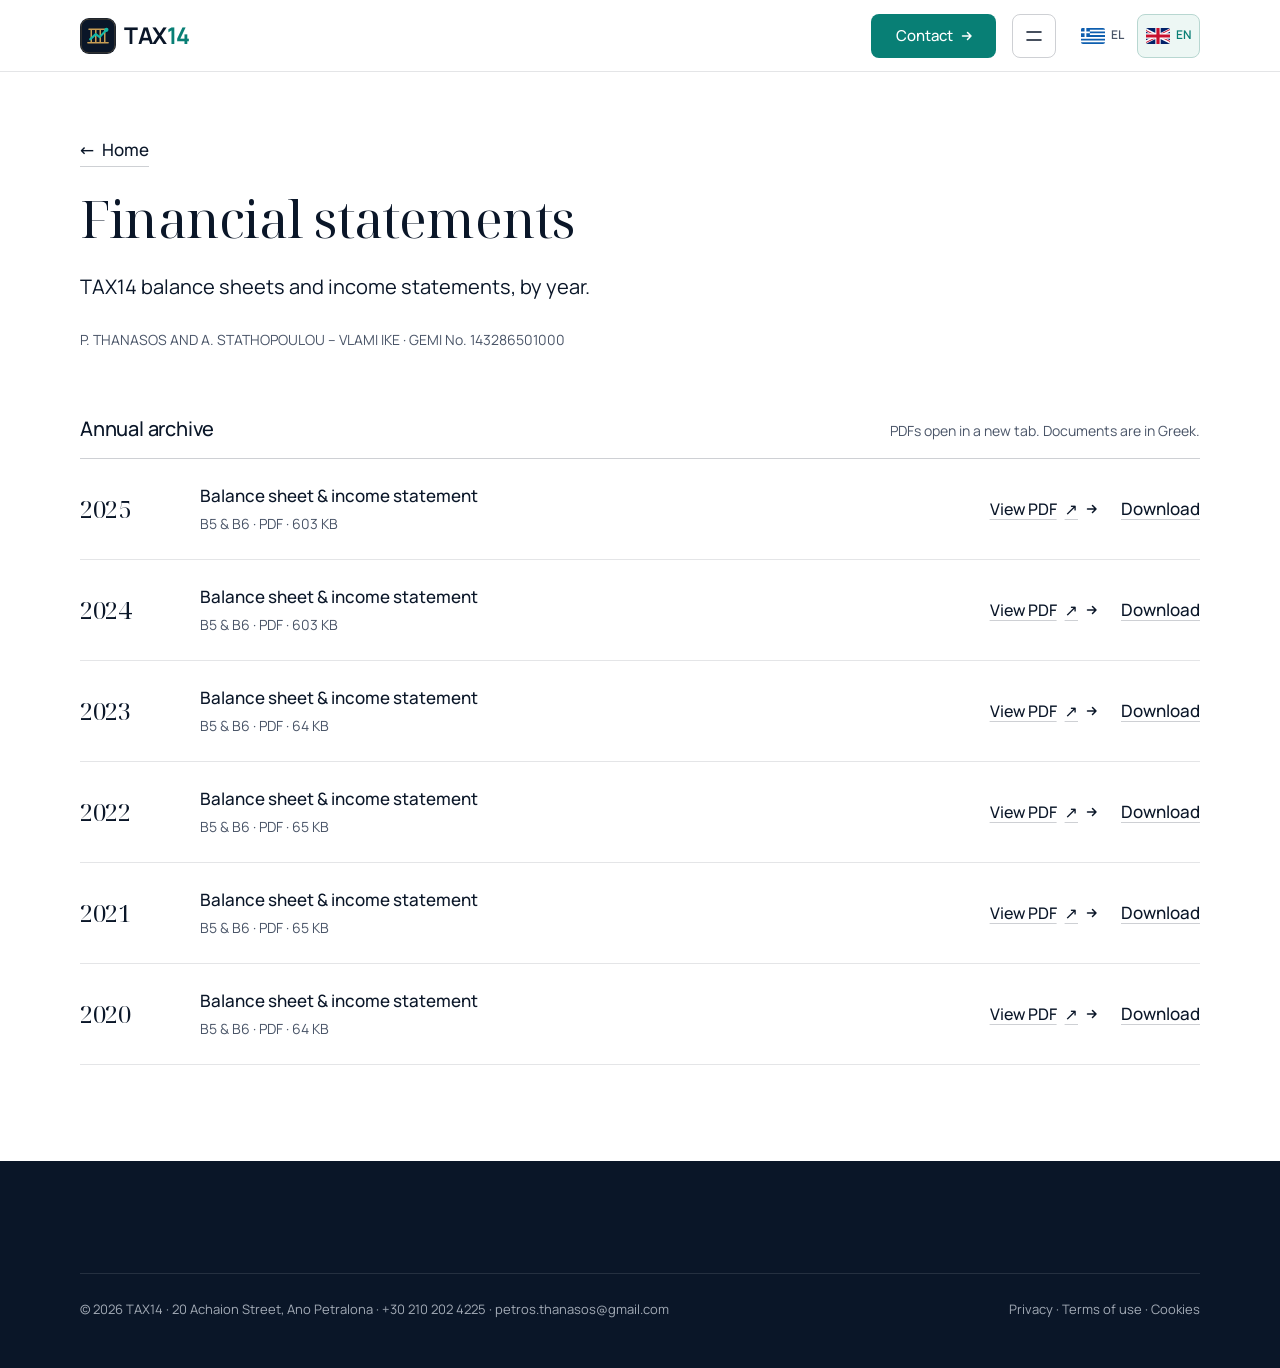
<file: en/financial-statements.html>
<!doctype html>
<html lang="en" data-type="service" data-radius="soft" data-buttons="arrow" data-motion>
<head>
<meta charset="utf-8">
<meta name="viewport" content="width=device-width, initial-scale=1, viewport-fit=cover">
<title>Financial statements | TAX14</title>
<meta name="description" content="TAX14’s annual financial statements. View and download balance sheets and income statements by year as PDFs.">
<link rel="canonical" href="https://tax14.gr/en/financial-statements.html">
<link rel="alternate" hreflang="el" href="https://tax14.gr/financial-statements.html">
<link rel="alternate" hreflang="en" href="https://tax14.gr/en/financial-statements.html">
<link rel="alternate" hreflang="x-default" href="https://tax14.gr/financial-statements.html">
<meta property="og:type" content="website">
<meta property="og:locale" content="en_GB">
<meta property="og:locale:alternate" content="el_GR">
<meta property="og:site_name" content="TAX14">
<meta property="og:title" content="Financial statements | TAX14">
<meta property="og:description" content="TAX14’s annual financial statements. View and download balance sheets and income statements by year as PDFs.">
<meta property="og:url" content="https://tax14.gr/en/financial-statements.html">
<meta property="og:image" content="https://tax14.gr/assets/og-image.png">
<meta name="twitter:card" content="summary_large_image">
<link rel="icon" type="image/svg+xml" href="/assets/favicon.svg">
<meta name="theme-color" content="#ffffff">
<meta name="site-kind" content="other">
<meta name="page-type" content="service">
<link rel="preload" href="/assets/fonts/manrope-latin-wght-normal.woff2" as="font" type="font/woff2" crossorigin>
<link rel="stylesheet" href="/css/fonts.css?v=3">
<link rel="stylesheet" href="/assets/kit/system.css?v=1">
<link rel="stylesheet" href="/assets/kit/motion/motion.css?v=1">
<link rel="stylesheet" href="/css/site.css?v=refresh1">
<link rel="stylesheet" href="/css/financial-statements.css?v=2">
</head>
<body class="inner">
<header class="nav">
  <div class="wrap nav__bar">
    <a class="skip-link" href="#top">Skip to content</a>
    <a class="nav__logo" href="./" aria-label="TAX14, home"><svg class="logo-mark" viewBox="0 0 48 48" fill="none" aria-hidden="true"><rect width="48" height="48" rx="12" fill="#0A1628"/><rect x="1.5" y="1.5" width="45" height="45" rx="10.5" stroke="#C89D54" stroke-opacity=".4"/><path d="M12 15H36M15 15V33M21 15V33M27 15V33M33 15V33M10.5 33H37.5" stroke="#C89D54" stroke-width="2" stroke-linecap="round"/><path d="M13.5 28.5L21 21.5L26.25 25.5L35.25 15.75" stroke="#14B8A6" stroke-width="2.75" stroke-linecap="round" stroke-linejoin="round"/><circle cx="35.25" cy="15.75" r="2.75" fill="#14B8A6"/></svg><span class="logo-name">TAX<span class="logo-accent">14</span></span></a>
    <nav class="nav__links" aria-label="Main navigation">
      <div class="nav__item"><a class="nav__link" href="./#services">Services</a></div>
      <div class="nav__item"><a class="nav__link" href="./#petros">Petros</a></div>
      <div class="nav__item"><a class="nav__link" href="./#faq">FAQs</a></div>
      <div class="nav__item"><a class="nav__link" href="financial-statements.html" aria-current="page">Financial statements</a></div>
    </nav>
    <div class="nav__actions"><a class="btn btn--primary" href="./#contact">Contact</a></div>
    <button class="nav__toggle" type="button" aria-expanded="false" aria-label="Menu"><svg width="18" height="18" viewBox="0 0 18 18" aria-hidden="true"><path d="M2 5h14M2 13h14" stroke="currentColor" stroke-width="1.6" stroke-linecap="round"/></svg></button>
    <!-- LANGUAGE:START -->
    <nav class="language-switcher" aria-label="Language">
      <a class="language-switcher__link" data-language-link href="/financial-statements.html" hreflang="el" lang="el" aria-label="Ελληνικά"><img src="/assets/flags/el.svg" width="24" height="16" alt="" aria-hidden="true"><span>EL</span></a>
      <a class="language-switcher__link" data-language-link href="/en/financial-statements.html" hreflang="en" lang="en" aria-label="English" aria-current="page"><img src="/assets/flags/en.svg" width="24" height="16" alt="" aria-hidden="true"><span>EN</span></a>
    </nav>
    <!-- LANGUAGE:END -->
  </div>
</header>
<main id="top" class="page">
  <div class="wrap">
    <div class="page-text financial-intro">
      <p><a class="link link--back" href="./">Home</a></p>
      <h1>Financial statements</h1>
      <p class="t-lead">TAX14 balance sheets and income statements, by year.</p>
      <p class="t-small muted">P. THANASOS AND A. STATHOPOULOU – VLAMI IKE · GEMI No. 143286501000</p>
    </div>
    <section class="financial" aria-labelledby="financial-archive-heading">
      <div class="financial-list-heading">
        <h2 id="financial-archive-heading">Annual archive</h2>
        <p class="t-small muted">PDFs open in a new tab. Documents are in Greek.</p>
      </div>
      <ul class="financial-list">
<!-- STATEMENTS:START -->
          <li class="financial-row">
            <h3 class="financial-year">2025</h3>
            <div>
              <p class="financial-document-title">Balance sheet &amp; income statement</p>
              <p class="financial-document-meta">B5 &amp; B6 · PDF · 603 KB</p>
            </div>
            <div class="financial-actions">
              <a class="btn btn--secondary" href="/assets/financial-statements/tax14-financial-statements-2025.pdf" target="_blank" rel="noopener" aria-label="View 2025 financial statements PDF (new tab)">View PDF <span aria-hidden="true">↗</span></a>
              <a class="financial-download" href="/assets/financial-statements/tax14-financial-statements-2025.pdf" download aria-label="Download 2025 financial statements PDF">Download</a>
            </div>
          </li>
          <li class="financial-row">
            <h3 class="financial-year">2024</h3>
            <div>
              <p class="financial-document-title">Balance sheet &amp; income statement</p>
              <p class="financial-document-meta">B5 &amp; B6 · PDF · 603 KB</p>
            </div>
            <div class="financial-actions">
              <a class="btn btn--secondary" href="/assets/financial-statements/tax14-financial-statements-2024.pdf" target="_blank" rel="noopener" aria-label="View 2024 financial statements PDF (new tab)">View PDF <span aria-hidden="true">↗</span></a>
              <a class="financial-download" href="/assets/financial-statements/tax14-financial-statements-2024.pdf" download aria-label="Download 2024 financial statements PDF">Download</a>
            </div>
          </li>
          <li class="financial-row">
            <h3 class="financial-year">2023</h3>
            <div>
              <p class="financial-document-title">Balance sheet &amp; income statement</p>
              <p class="financial-document-meta">B5 &amp; B6 · PDF · 64 KB</p>
            </div>
            <div class="financial-actions">
              <a class="btn btn--secondary" href="/assets/financial-statements/tax14-financial-statements-2023.pdf" target="_blank" rel="noopener" aria-label="View 2023 financial statements PDF (new tab)">View PDF <span aria-hidden="true">↗</span></a>
              <a class="financial-download" href="/assets/financial-statements/tax14-financial-statements-2023.pdf" download aria-label="Download 2023 financial statements PDF">Download</a>
            </div>
          </li>
          <li class="financial-row">
            <h3 class="financial-year">2022</h3>
            <div>
              <p class="financial-document-title">Balance sheet &amp; income statement</p>
              <p class="financial-document-meta">B5 &amp; B6 · PDF · 65 KB</p>
            </div>
            <div class="financial-actions">
              <a class="btn btn--secondary" href="/assets/financial-statements/tax14-financial-statements-2022.pdf" target="_blank" rel="noopener" aria-label="View 2022 financial statements PDF (new tab)">View PDF <span aria-hidden="true">↗</span></a>
              <a class="financial-download" href="/assets/financial-statements/tax14-financial-statements-2022.pdf" download aria-label="Download 2022 financial statements PDF">Download</a>
            </div>
          </li>
          <li class="financial-row">
            <h3 class="financial-year">2021</h3>
            <div>
              <p class="financial-document-title">Balance sheet &amp; income statement</p>
              <p class="financial-document-meta">B5 &amp; B6 · PDF · 65 KB</p>
            </div>
            <div class="financial-actions">
              <a class="btn btn--secondary" href="/assets/financial-statements/tax14-financial-statements-2021.pdf" target="_blank" rel="noopener" aria-label="View 2021 financial statements PDF (new tab)">View PDF <span aria-hidden="true">↗</span></a>
              <a class="financial-download" href="/assets/financial-statements/tax14-financial-statements-2021.pdf" download aria-label="Download 2021 financial statements PDF">Download</a>
            </div>
          </li>
          <li class="financial-row">
            <h3 class="financial-year">2020</h3>
            <div>
              <p class="financial-document-title">Balance sheet &amp; income statement</p>
              <p class="financial-document-meta">B5 &amp; B6 · PDF · 64 KB</p>
            </div>
            <div class="financial-actions">
              <a class="btn btn--secondary" href="/assets/financial-statements/tax14-financial-statements-2020.pdf" target="_blank" rel="noopener" aria-label="View 2020 financial statements PDF (new tab)">View PDF <span aria-hidden="true">↗</span></a>
              <a class="financial-download" href="/assets/financial-statements/tax14-financial-statements-2020.pdf" download aria-label="Download 2020 financial statements PDF">Download</a>
            </div>
          </li>
<!-- STATEMENTS:END -->
      </ul>
    </section>
  </div>
</main>
<footer class="footer footer--dark ground-inverse inner-footer">
  <div class="wrap">
    <div class="footer__legal">
      <span>© 2026 TAX14 · 20 Achaion Street, Ano Petralona · <a href="tel:+302102024225">+30 210 202 4225</a> · <a href="mailto:petros.thanasos@gmail.com">petros.thanasos@gmail.com</a></span>
      <span><a href="privacy.html">Privacy</a> · <a href="terms.html">Terms of use</a> · <a href="cookies.html">Cookies</a></span>
    </div>
  </div>
</footer>
<script type="module" src="/assets/kit/system.js?v=1"></script>
<script type="module" src="/assets/kit/motion/motion.js?v=1"></script>
<script type="module" src="/js/navigation.js?v=language1"></script>
</body>
</html>
</file>
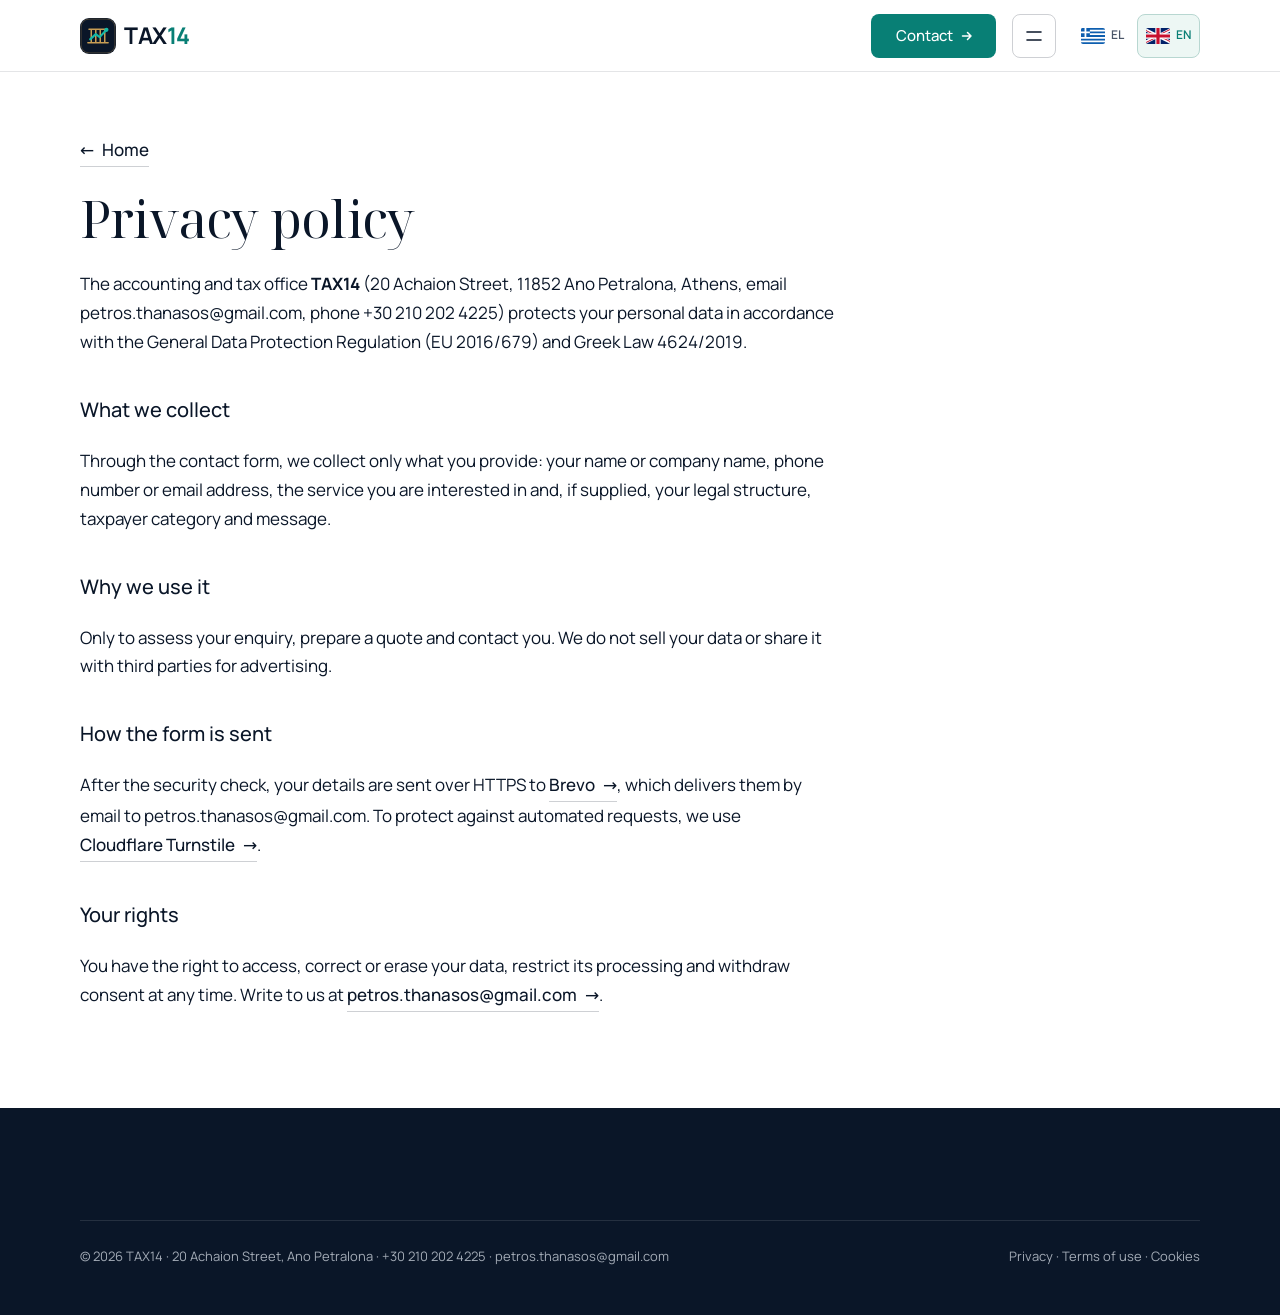
<file: en/privacy.html>
<!doctype html>
<html lang="en" data-type="service" data-radius="soft" data-buttons="arrow" data-motion>
<head>
<meta charset="utf-8">
<meta name="viewport" content="width=device-width, initial-scale=1, viewport-fit=cover">
<title>Privacy policy | TAX14</title>
<meta name="description" content="How TAX14 handles the details you send through the contact form.">
<link rel="canonical" href="https://tax14.gr/en/privacy.html">
<link rel="alternate" hreflang="el" href="https://tax14.gr/privacy.html">
<link rel="alternate" hreflang="en" href="https://tax14.gr/en/privacy.html">
<link rel="alternate" hreflang="x-default" href="https://tax14.gr/privacy.html">
<meta property="og:type" content="website">
<meta property="og:locale" content="en_GB">
<meta property="og:locale:alternate" content="el_GR">
<meta property="og:site_name" content="TAX14">
<meta property="og:title" content="Privacy policy | TAX14">
<meta property="og:description" content="How TAX14 handles the details you send through the contact form.">
<meta property="og:url" content="https://tax14.gr/en/privacy.html">
<meta property="og:image" content="https://tax14.gr/assets/og-image.png">
<meta name="twitter:card" content="summary_large_image">
<link rel="icon" type="image/svg+xml" href="/assets/favicon.svg">
<meta name="theme-color" content="#ffffff">
<meta name="site-kind" content="other">
<meta name="page-type" content="service">
<link rel="preload" href="/assets/fonts/manrope-latin-wght-normal.woff2" as="font" type="font/woff2" crossorigin>
<link rel="stylesheet" href="/css/fonts.css?v=3">
<link rel="stylesheet" href="/assets/kit/system.css?v=1">
<link rel="stylesheet" href="/assets/kit/motion/motion.css?v=1">
<link rel="stylesheet" href="/css/site.css?v=refresh1">
</head>
<body class="inner">
<header class="nav">
  <div class="wrap nav__bar">
    <a class="skip-link" href="#top">Skip to content</a>
    <a class="nav__logo" href="./" aria-label="TAX14, home"><svg class="logo-mark" viewBox="0 0 48 48" fill="none" aria-hidden="true"><rect width="48" height="48" rx="12" fill="#0A1628"/><rect x="1.5" y="1.5" width="45" height="45" rx="10.5" stroke="#C89D54" stroke-opacity=".4"/><path d="M12 15H36M15 15V33M21 15V33M27 15V33M33 15V33M10.5 33H37.5" stroke="#C89D54" stroke-width="2" stroke-linecap="round"/><path d="M13.5 28.5L21 21.5L26.25 25.5L35.25 15.75" stroke="#14B8A6" stroke-width="2.75" stroke-linecap="round" stroke-linejoin="round"/><circle cx="35.25" cy="15.75" r="2.75" fill="#14B8A6"/></svg><span class="logo-name">TAX<span class="logo-accent">14</span></span></a>
    <nav class="nav__links" aria-label="Main navigation">
      <div class="nav__item"><a class="nav__link" href="./#services">Services</a></div>
      <div class="nav__item"><a class="nav__link" href="./#petros">Petros</a></div>
      <div class="nav__item"><a class="nav__link" href="./#faq">FAQs</a></div>
      <div class="nav__item"><a class="nav__link" href="financial-statements.html">Financial statements</a></div>
    </nav>
    <div class="nav__actions"><a class="btn btn--primary" href="./#contact">Contact</a></div>
    <button class="nav__toggle" type="button" aria-expanded="false" aria-label="Menu"><svg width="18" height="18" viewBox="0 0 18 18" aria-hidden="true"><path d="M2 5h14M2 13h14" stroke="currentColor" stroke-width="1.6" stroke-linecap="round"/></svg></button>
    <!-- LANGUAGE:START -->
    <nav class="language-switcher" aria-label="Language">
      <a class="language-switcher__link" data-language-link href="/privacy.html" hreflang="el" lang="el" aria-label="Ελληνικά"><img src="/assets/flags/el.svg" width="24" height="16" alt="" aria-hidden="true"><span>EL</span></a>
      <a class="language-switcher__link" data-language-link href="/en/privacy.html" hreflang="en" lang="en" aria-label="English" aria-current="page"><img src="/assets/flags/en.svg" width="24" height="16" alt="" aria-hidden="true"><span>EN</span></a>
    </nav>
    <!-- LANGUAGE:END -->
  </div>
</header>
<main id="top" class="page">
  <div class="wrap">
    <article class="page-text">
      <p><a class="link link--back" href="./">Home</a></p>
      <h1>Privacy policy</h1>
      <p>The accounting and tax office <strong>TAX14</strong> (20 Achaion Street, 11852 Ano Petralona, Athens, email petros.thanasos@gmail.com, phone +30 210 202 4225) protects your personal data in accordance with the General Data Protection Regulation (EU 2016/679) and Greek Law 4624/2019.</p>
      <h2>What we collect</h2>
      <p>Through the contact form, we collect only what you provide: your name or company name, phone number or email address, the service you are interested in and, if supplied, your legal structure, taxpayer category and message.</p>
      <h2>Why we use it</h2>
      <p>Only to assess your enquiry, prepare a quote and contact you. We do not sell your data or share it with third parties for advertising.</p>
      <h2>How the form is sent</h2>
      <p>After the security check, your details are sent over HTTPS to <a class="link" href="https://www.brevo.com/legal/privacypolicy/" rel="noopener">Brevo</a>, which delivers them by email to petros.thanasos@gmail.com. To protect against automated requests, we use <a class="link" href="https://www.cloudflare.com/privacypolicy/" rel="noopener">Cloudflare Turnstile</a>.</p>
      <h2>Your rights</h2>
      <p>You have the right to access, correct or erase your data, restrict its processing and withdraw consent at any time. Write to us at <a class="link" href="mailto:petros.thanasos@gmail.com">petros.thanasos@gmail.com</a>.</p>
    </article>
  </div>
</main>
<footer class="footer footer--dark ground-inverse inner-footer">
  <div class="wrap">
    <div class="footer__legal">
      <span>© 2026 TAX14 · 20 Achaion Street, Ano Petralona · <a href="tel:+302102024225">+30 210 202 4225</a> · <a href="mailto:petros.thanasos@gmail.com">petros.thanasos@gmail.com</a></span>
      <span><a href="privacy.html">Privacy</a> · <a href="terms.html">Terms of use</a> · <a href="cookies.html">Cookies</a></span>
    </div>
  </div>
</footer>
<script type="module" src="/assets/kit/system.js?v=1"></script>
<script type="module" src="/assets/kit/motion/motion.js?v=1"></script>
<script type="module" src="/js/navigation.js?v=language1"></script>
</body>
</html>
</file>
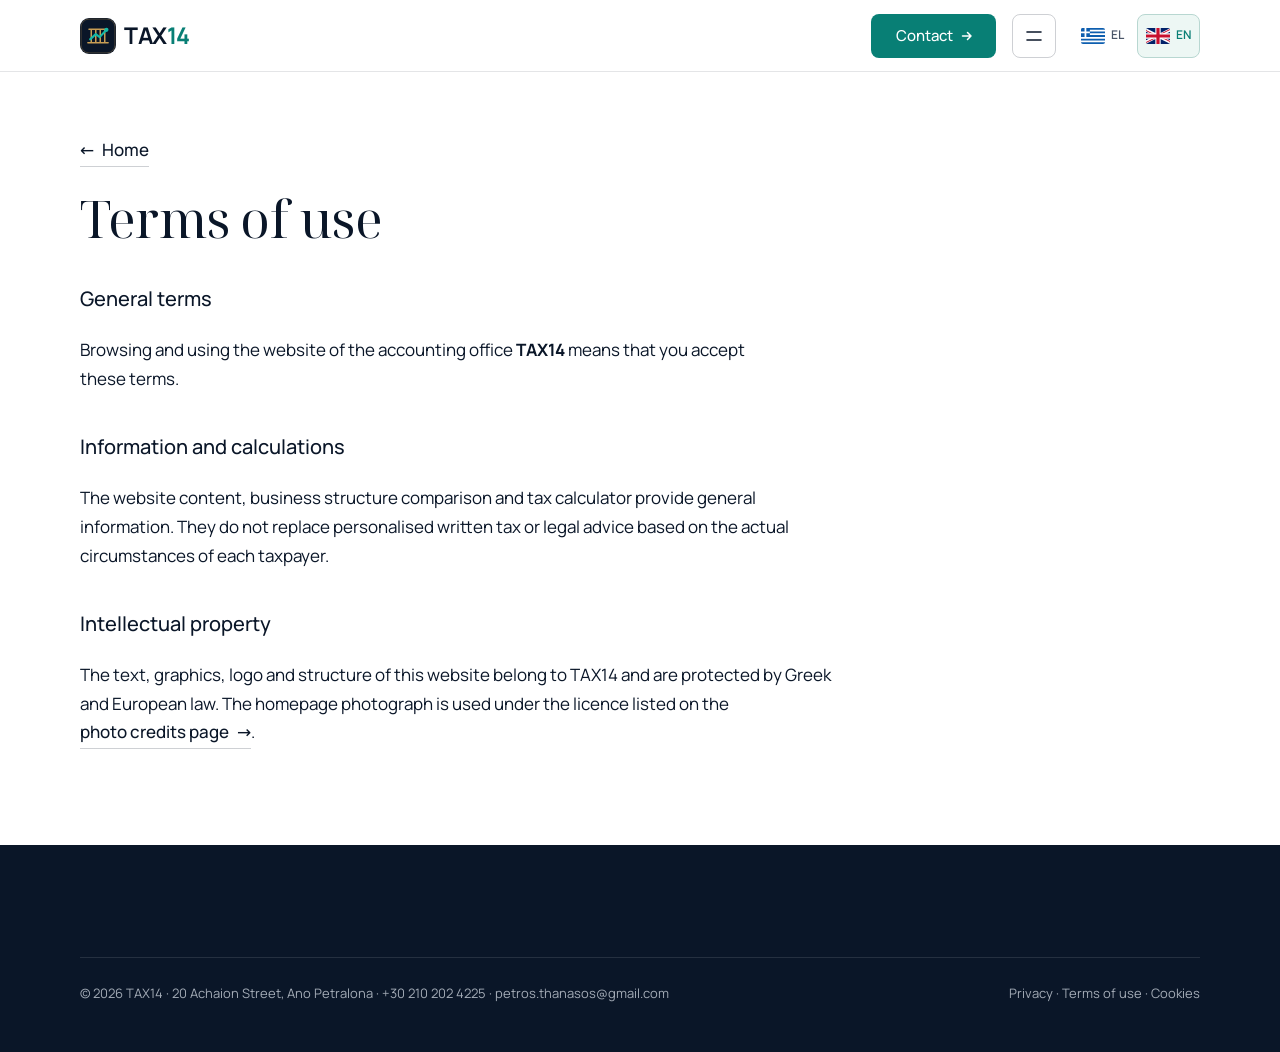
<file: en/terms.html>
<!doctype html>
<html lang="en" data-type="service" data-radius="soft" data-buttons="arrow" data-motion>
<head>
<meta charset="utf-8">
<meta name="viewport" content="width=device-width, initial-scale=1, viewport-fit=cover">
<title>Terms of use | TAX14</title>
<meta name="description" content="Terms of use for the TAX14 accounting office website.">
<link rel="canonical" href="https://tax14.gr/en/terms.html">
<link rel="alternate" hreflang="el" href="https://tax14.gr/terms.html">
<link rel="alternate" hreflang="en" href="https://tax14.gr/en/terms.html">
<link rel="alternate" hreflang="x-default" href="https://tax14.gr/terms.html">
<meta property="og:type" content="website">
<meta property="og:locale" content="en_GB">
<meta property="og:locale:alternate" content="el_GR">
<meta property="og:site_name" content="TAX14">
<meta property="og:title" content="Terms of use | TAX14">
<meta property="og:description" content="Terms of use for the TAX14 accounting office website.">
<meta property="og:url" content="https://tax14.gr/en/terms.html">
<meta property="og:image" content="https://tax14.gr/assets/og-image.png">
<meta name="twitter:card" content="summary_large_image">
<link rel="icon" type="image/svg+xml" href="/assets/favicon.svg">
<meta name="theme-color" content="#ffffff">
<meta name="site-kind" content="other">
<meta name="page-type" content="service">
<link rel="preload" href="/assets/fonts/manrope-latin-wght-normal.woff2" as="font" type="font/woff2" crossorigin>
<link rel="stylesheet" href="/css/fonts.css?v=3">
<link rel="stylesheet" href="/assets/kit/system.css?v=1">
<link rel="stylesheet" href="/assets/kit/motion/motion.css?v=1">
<link rel="stylesheet" href="/css/site.css?v=refresh1">
</head>
<body class="inner">
<header class="nav">
  <div class="wrap nav__bar">
    <a class="skip-link" href="#top">Skip to content</a>
    <a class="nav__logo" href="./" aria-label="TAX14, home"><svg class="logo-mark" viewBox="0 0 48 48" fill="none" aria-hidden="true"><rect width="48" height="48" rx="12" fill="#0A1628"/><rect x="1.5" y="1.5" width="45" height="45" rx="10.5" stroke="#C89D54" stroke-opacity=".4"/><path d="M12 15H36M15 15V33M21 15V33M27 15V33M33 15V33M10.5 33H37.5" stroke="#C89D54" stroke-width="2" stroke-linecap="round"/><path d="M13.5 28.5L21 21.5L26.25 25.5L35.25 15.75" stroke="#14B8A6" stroke-width="2.75" stroke-linecap="round" stroke-linejoin="round"/><circle cx="35.25" cy="15.75" r="2.75" fill="#14B8A6"/></svg><span class="logo-name">TAX<span class="logo-accent">14</span></span></a>
    <nav class="nav__links" aria-label="Main navigation">
      <div class="nav__item"><a class="nav__link" href="./#services">Services</a></div>
      <div class="nav__item"><a class="nav__link" href="./#petros">Petros</a></div>
      <div class="nav__item"><a class="nav__link" href="./#faq">FAQs</a></div>
      <div class="nav__item"><a class="nav__link" href="financial-statements.html">Financial statements</a></div>
    </nav>
    <div class="nav__actions"><a class="btn btn--primary" href="./#contact">Contact</a></div>
    <button class="nav__toggle" type="button" aria-expanded="false" aria-label="Menu"><svg width="18" height="18" viewBox="0 0 18 18" aria-hidden="true"><path d="M2 5h14M2 13h14" stroke="currentColor" stroke-width="1.6" stroke-linecap="round"/></svg></button>
    <!-- LANGUAGE:START -->
    <nav class="language-switcher" aria-label="Language">
      <a class="language-switcher__link" data-language-link href="/terms.html" hreflang="el" lang="el" aria-label="Ελληνικά"><img src="/assets/flags/el.svg" width="24" height="16" alt="" aria-hidden="true"><span>EL</span></a>
      <a class="language-switcher__link" data-language-link href="/en/terms.html" hreflang="en" lang="en" aria-label="English" aria-current="page"><img src="/assets/flags/en.svg" width="24" height="16" alt="" aria-hidden="true"><span>EN</span></a>
    </nav>
    <!-- LANGUAGE:END -->
  </div>
</header>
<main id="top" class="page">
  <div class="wrap">
    <article class="page-text">
      <p><a class="link link--back" href="./">Home</a></p>
      <h1>Terms of use</h1>
      <h2>General terms</h2>
      <p>Browsing and using the website of the accounting office <strong>TAX14</strong> means that you accept these terms.</p>
      <h2>Information and calculations</h2>
      <p>The website content, business structure comparison and tax calculator provide general information. They do not replace personalised written tax or legal advice based on the actual circumstances of each taxpayer.</p>
      <h2>Intellectual property</h2>
      <p>The text, graphics, logo and structure of this website belong to TAX14 and are protected by Greek and European law. The homepage photograph is used under the licence listed on the <a class="link" href="credits.html">photo credits page</a>.</p>
    </article>
  </div>
</main>
<footer class="footer footer--dark ground-inverse inner-footer">
  <div class="wrap">
    <div class="footer__legal">
      <span>© 2026 TAX14 · 20 Achaion Street, Ano Petralona · <a href="tel:+302102024225">+30 210 202 4225</a> · <a href="mailto:petros.thanasos@gmail.com">petros.thanasos@gmail.com</a></span>
      <span><a href="privacy.html">Privacy</a> · <a href="terms.html">Terms of use</a> · <a href="cookies.html">Cookies</a></span>
    </div>
  </div>
</footer>
<script type="module" src="/assets/kit/system.js?v=1"></script>
<script type="module" src="/assets/kit/motion/motion.js?v=1"></script>
<script type="module" src="/js/navigation.js?v=language1"></script>
</body>
</html>
</file>
<file: css/fonts.css>
/* Manrope (variable, weights 400-700), self-hosted. SIL Open Font License: assets/fonts/OFL.txt
   Only the Greek, Latin and Latin Extended subsets are shipped. */
@font-face {
  font-family: 'Manrope';
  font-style: normal;
  font-display: swap;
  font-weight: 400 700;
  src: url('../assets/fonts/manrope-greek-wght-normal.woff2') format('woff2');
  unicode-range: U+0370-0377, U+037A-037F, U+0384-038A, U+038C, U+038E-03A1, U+03A3-03FF;
}
@font-face {
  font-family: 'Manrope';
  font-style: normal;
  font-display: swap;
  font-weight: 400 700;
  src: url('../assets/fonts/manrope-latin-wght-normal.woff2') format('woff2');
  unicode-range: U+0000-00FF, U+0131, U+0152-0153, U+02BB-02BC, U+02C6, U+02DA, U+02DC, U+0304, U+0308, U+0329, U+2000-206F, U+20AC, U+2122, U+2191, U+2193, U+2212, U+2215, U+FEFF, U+FFFD;
}
@font-face {
  font-family: 'Manrope';
  font-style: normal;
  font-display: swap;
  font-weight: 400 700;
  src: url('../assets/fonts/manrope-latin-ext-wght-normal.woff2') format('woff2');
  unicode-range: U+0100-02BA, U+02BD-02C5, U+02C7-02CC, U+02CE-02D7, U+02DD-02FF, U+0304, U+0308, U+0329, U+1D00-1DBF, U+1E00-1E9F, U+1EF2-1EFF, U+2020, U+20A0-20AB, U+20AD-20C4, U+2113, U+2C60-2C7F, U+A720-A7FF;
}
/* Noto Serif Display (variable, weights 100-900) for headings, self-hosted.
   SIL Open Font License: assets/fonts/OFL-noto-serif-display.txt. Greek, Latin and Latin Extended only. */
@font-face {
  font-family: 'Noto Serif Display';
  font-style: normal;
  font-display: swap;
  font-weight: 100 900;
  src: url('../assets/fonts/noto-serif-display-greek-wght-normal.woff2') format('woff2');
  unicode-range: U+0370-0377, U+037A-037F, U+0384-038A, U+038C, U+038E-03A1, U+03A3-03FF;
}
@font-face {
  font-family: 'Noto Serif Display';
  font-style: normal;
  font-display: swap;
  font-weight: 100 900;
  src: url('../assets/fonts/noto-serif-display-latin-wght-normal.woff2') format('woff2');
  unicode-range: U+0000-00FF, U+0131, U+0152-0153, U+02BB-02BC, U+02C6, U+02DA, U+02DC, U+0304, U+0308, U+0329, U+2000-206F, U+20AC, U+2122, U+2191, U+2193, U+2212, U+2215, U+FEFF, U+FFFD;
}
@font-face {
  font-family: 'Noto Serif Display';
  font-style: normal;
  font-display: swap;
  font-weight: 100 900;
  src: url('../assets/fonts/noto-serif-display-latin-ext-wght-normal.woff2') format('woff2');
  unicode-range: U+0100-02BA, U+02BD-02C5, U+02C7-02CC, U+02CE-02D7, U+02DD-02FF, U+0304, U+0308, U+0329, U+1D00-1DBF, U+1E00-1E9F, U+1EF2-1EFF, U+2020, U+20A0-20AB, U+20AD-20C0, U+2113, U+2C60-2C7F, U+A720-A7FF;
}
</file>
<file: assets/kit/system.css>
/*
  taste-skill system.css - the one system for the page. Link it first, then assets/ui/cards.css (the
  feature card, its panel and the fragment placements), then set the palette (--p-*), the fonts and
  the radius set on :root in the page (node scripts/start.mjs prints that block).
  Do not add a second grid, spacing scale, type scale, radius scale, button or card style.
*/

/* ---------------------------------------------------------------- tokens */
:root {
  /* palette (hex only; fx.js reads --bg --surface --ink --muted --accent --accent-ink) */
  --p-bg: #ffffff;
  --p-surface: #f4f4f4;
  --p-ink: #111111;
  --p-muted: #6b6b6b;
  --p-accent: #1a4be0;
  --p-accent-ink: #ffffff;
  --p-action: #1a4be0;      /* buttons, links, focus: the accent, or the ink when the accent is too pale */
  --p-action-ink: #ffffff;
  --p-inv-bg: #111111;
  --p-inv-surface: #1c1c1c;
  --p-inv-ink: #f4f4f4;
  --p-inv-muted: #a3a3a3;
  --p-inv-accent: #ffffff;
  --p-inv-accent-ink: #111111;
  --p-inv-action: #ffffff;
  --p-inv-action-ink: #111111;
  /* the lit ground behind UI and in the closing band (references/cards.md), one per page, tech pages only
     (none on kind other, which is flat): <html data-ground="sand|sky|sage|painting">. system.js gives it to every ground
     that holds UI, on light and dark pages alike; --hue on one panel changes only its accent */
  --ground-bg: #d9ccb7; --ground-surface: #e9e0d2; --ground-ink: #2a2622; --ground-muted: #5a534a; --ground-accent: #a8794a;

  /* fonts */
  --font-display: system-ui, -apple-system, "Segoe UI", sans-serif;
  --font-text: system-ui, -apple-system, "Segoe UI", sans-serif;
  --font-mono: ui-monospace, "SFMono-Regular", Menlo, Consolas, monospace;
  --display-weight: 400;    /* headlines 400; 500 on a tech page (software, gaming, hardware) */
  --display-tracking: -0.025em;

  /* the page rhythm (references/layout-v4.md): one section per screen. The header is fixed and
     --nav tall; every section is padded --padt above and --padb (plus the phone action bar, --bar)
     below, and is exactly one or two screens tall (--h: 1 or 2; --hm on a phone). The hero's words
     start --hgap under the header and its content ends --hpadb above the fold. */
  --nav: 72px;
  --padt: 120px;
  --padb: 72px;
  --hgap: 48px;
  --hpadb: 64px;
  --bar: 0px;
  /* grid: one .wrap (alias .container) for the header, every section and the footer, the same
     --gut on both sides: 1280 wide at x 80-1360 at 1440, 342 at x 24-366 at 390 */
  --container: 1280px;
  --gut: 80px;
  --pad: var(--gut);
  --gutter: 24px;

  /* spacing: 4/8 scale */
  --s-1: 4px;  --s-2: 8px;  --s-3: 12px; --s-4: 16px; --s-5: 24px;
  --s-6: 32px; --s-7: 48px; --s-8: 64px; --s-9: 96px; --s-10: 128px;
  --section: 40px;      /* only a .section outside main (the kit's demo pages); every main > section and
                           footer.closing take --padt and --padb */
  --section-band: 56px; /* the same for an older footer outside footer.closing */
  --head-gap: 48px;     /* the one heading-to-content gap, 32 on a phone (layout.css reads it as --ly-head-gap) */
  --card-pad: 16px;     /* card padding (cards.css sets its own for cards with a panel) */
  --card-gap: 16px;     /* gap between cards */

  /* type scale (the only sizes on the page) */
  --t-label: 13px;
  --t-small: 14px;
  --t-body: 16px;
  --t-lead: 18px;
  --t-card: 18px;
  --t-h3: 24px;
  /* straight lines from the phone size at 390 to the desktop size at 1440 (system.md's table) */
  --t-h2: clamp(30px, 1.72vw + 23.3px, 48px);
  --t-h1: clamp(38px, 3.24vw + 25.4px, 72px);
  /* a big number stays a step under the h2 (VI-11): 38 at 1440, 28 at 390, so it never reads as a
     section heading; a stats row and a price set their own, smaller still */
  --t-stat: clamp(28px, .952vw + 24.29px, 38px);

  /* radius: one scale (soft by default; data-radius on <html> switches it) */
  --r-sm: 8px;  --r-md: 12px; --r-lg: 20px; --r-btn: 8px;

  /* controls (fixed here; a page never adds its own) */
  --btn-h: 44px;
  --btn-h-sm: 36px;
  --nav-h: var(--nav);  /* the older name, kept for the kit's files */
  --icon: 16px;         /* small icons: socials, menu chevrons, mono brand marks */

  /* motion: the one UI ease-out (motion.css --m-ease and ui/base.css --u-ease read it; references/motion.md) */
  --ease: cubic-bezier(.2, .8, .2, 1);
  --dur: 180ms;
}
html[data-radius="sharp"] { --r-sm: 4px; --r-md: 6px;  --r-lg: 8px;  --r-btn: 4px; }
html[data-radius="soft"]  { --r-sm: 8px; --r-md: 12px; --r-lg: 20px; --r-btn: 8px; }
html[data-radius="round"] { --r-sm: 10px; --r-md: 16px; --r-lg: 24px; --r-btn: 999px; }
/* the four lit grounds (references/cards.md); sand is the default above. painting goes with
   painterly-landscape (x.ai's daylight sky over olive hills) */
html[data-ground="sky"]      { --ground-bg: #c6d3df; --ground-surface: #d6e0e9; --ground-ink: #25303a; --ground-muted: #4d5964; --ground-accent: #3f6a92; }
html[data-ground="sage"]     { --ground-bg: #cdd6c6; --ground-surface: #dce3d6; --ground-ink: #262d24; --ground-muted: #535b51; --ground-accent: #6c8e63; }
html[data-ground="painting"] { --ground-bg: #79a8d6; --ground-surface: #a6c4e2; --ground-ink: #16212c; --ground-muted: #273949; --ground-accent: #9c9b3c; }
/* cards.css takes its card and panel radii from this scale */
html[data-radius] .card { --c-r: var(--r-lg); }
html[data-radius] .panel { --p-r: var(--r-md); }

/* a phone: the header 56, the sections padded 96 / 48, the hero's words 40 under the header and its
   content ending 24 above the fold, 24 at both sides, 12 between columns */
@media (max-width: 639px) {
  :root { --nav: 56px; --padt: 96px; --padb: 48px; --hgap: 40px; --hpadb: 24px; --gut: 24px; --gutter: 12px; --card-gap: 12px; --head-gap: 32px; }
}
@media (min-width: 640px) {
  :root { --gut: 48px; --section: 48px; --section-band: 72px; --card-pad: 24px; }
}
@media (min-width: 1024px) {
  :root { --gut: 80px; --section: 56px; --section-band: 96px; --card-gap: 24px;
          --t-lead: 20px; --t-card: 20px; --t-h3: 28px; }
  /* a place (and a local service): the 1200 column at x 120-1320 */
  html[data-type="place"] { --gut: 120px; --container: 1200px; }
}
/* a place (VI-06, ST-96, PH-23): its own smaller type (h1 48/53 and 32/37, h2 32/40 and 24/30, titles
   and the sub-line 20 and 18), the Recipe 3 hero's gap under its photograph (40, 24 on a phone),
   square photographs and cards and 2px buttons, whatever data-radius and data-buttons say */
:root[data-type="place"] {
  --hgap: 40px;
  --t-h1: clamp(32px, 1.524vw + 26.06px, 48px);
  --t-h2: clamp(24px, .762vw + 21px, 32px);
  --t-h3: clamp(20px, .381vw + 18.51px, 24px);
  --r-sm: 2px; --r-md: 0px; --r-lg: 0px; --r-btn: 2px;
}
:root[data-type="place"] :is(h1, .t-h1) { line-height: 1.104; }
:root[data-type="place"] :is(h2, .t-h2) { line-height: 1.25; }
@media (max-width: 639px) {
  :root[data-type="place"] { --hgap: 24px; }
  :root[data-type="place"] :is(h1, .t-h1) { line-height: 1.156; }
}

/* ---------------------------------------------------------------- grounds (at most three) */
:root, .ground-base {
  --bg: var(--p-bg); --surface: var(--p-surface); --ink: var(--p-ink); --muted: var(--p-muted);
  --accent: var(--p-accent); --accent-ink: var(--p-accent-ink); --card: var(--p-surface);
  --action: var(--p-action); --action-ink: var(--p-action-ink);
}
.ground-surface {
  --bg: var(--p-surface); --surface: var(--p-bg); --ink: var(--p-ink); --muted: var(--p-muted);
  --accent: var(--p-accent); --accent-ink: var(--p-accent-ink); --card: var(--p-bg);
  --action: var(--p-action); --action-ink: var(--p-action-ink);
}
.ground-inverse {
  --bg: var(--p-inv-bg); --surface: var(--p-inv-surface); --ink: var(--p-inv-ink); --muted: var(--p-inv-muted);
  --accent: var(--p-inv-accent); --accent-ink: var(--p-inv-accent-ink); --card: var(--p-inv-surface);
  --action: var(--p-inv-action); --action-ink: var(--p-inv-action-ink);
}
:root, .ground-base, .ground-surface, .ground-inverse {
  --line: color-mix(in oklab, var(--ink) 11%, transparent);
  --line-strong: color-mix(in oklab, var(--ink) 20%, transparent);
  /* effects (fx.js) and UI fragments (assets/ui) take the colours of the ground they sit on */
  --fx-bg: var(--bg); --fx-surface: var(--surface); --fx-ink: var(--ink); --fx-muted: var(--muted);
  --fx-accent: var(--accent); --fx-accent-ink: var(--accent-ink);
  --ui-font: var(--font-text); --ui-mono: var(--font-mono); --ui-radius: var(--r-md);
}
.ground-base, .ground-surface, .ground-inverse { background: var(--bg); color: var(--ink); }

/* ---------------------------------------------------------------- base */
*, *::before, *::after { box-sizing: border-box; }
/* an anchor lands on the section's top (the judge's frame): the fixed header covers --nav of its --padt */
html { -webkit-text-size-adjust: 100%; scroll-padding-top: 0; scroll-behavior: auto; margin: 0; }
body {
  margin: 0; background: var(--bg); color: var(--ink);
  font: 400 var(--t-body)/1.55 var(--font-text);
  -webkit-font-smoothing: antialiased; text-rendering: optimizeLegibility; overflow-x: clip;
}
img, svg, video, canvas { display: block; max-width: 100%; }
/* hidden means hidden, also on an img the line above makes a block (a menu tab's photograph, a peek photograph) */
[hidden] { display: none !important; }
img, video { height: auto; }
a { color: inherit; text-decoration: none; }
button { font: inherit; color: inherit; }
h1, h2, h3, h4, p, ul, ol, figure, blockquote { margin: 0; }
ul, ol { padding: 0; list-style: none; }
h1, h2, h3, h4 {
  font-family: var(--font-display); font-weight: var(--display-weight);
  letter-spacing: var(--display-tracking); text-wrap: balance; overflow-wrap: break-word;
  /* a long word (a German compound at 390) breaks at a syllable with a hyphen, in the language of <html lang>;
     only words of 10 letters or more, 4 at least on each side, so a short English heading never breaks */
  hyphens: auto; -webkit-hyphens: auto; hyphenate-limit-chars: 10 4 4;
}
h1, .t-h1 { font-size: var(--t-h1); line-height: 1.04; }
h2, .t-h2 { font-size: var(--t-h2); line-height: 1.1; }
h3, .t-h3 { font-size: var(--t-h3); line-height: 1.2; }
h4, .t-card { font-family: var(--font-text); font-weight: 500; font-size: var(--t-card); line-height: 1.3; letter-spacing: -0.01em; }
p { text-wrap: pretty; }
.t-lead  { font-size: var(--t-lead); line-height: 1.5; }
.t-body  { font-size: var(--t-body); line-height: 1.55; }
.t-small { font-size: var(--t-small); line-height: 1.5; }
.t-label { font-size: var(--t-label); font-weight: 500; line-height: 1.4; letter-spacing: 0.01em; }
.t-stat  { font-family: var(--font-display); font-weight: var(--display-weight); font-size: var(--t-stat);
           line-height: 1; letter-spacing: var(--display-tracking); font-variant-numeric: tabular-nums; }
.muted { color: var(--muted); }
.mono  { font-family: var(--font-mono); }
.measure { max-width: 62ch; }
:focus-visible { outline: 2px solid var(--action); outline-offset: 2px; border-radius: 2px; }
::selection { background: color-mix(in oklab, var(--accent) 30%, transparent); }

/* ---------------------------------------------------------------- grid */
.wrap, .container { width: min(100% - 2 * var(--gut), var(--container)); margin-inline: auto; padding-inline: 0; }
.grid { display: grid; grid-template-columns: repeat(12, minmax(0, 1fr)); column-gap: var(--gutter); row-gap: var(--card-gap); }
.grid > * { min-width: 0; grid-column: 1 / -1; }
.section { padding-block: var(--section); }

/* ---------------------------------------------------------------- one section per screen
   The page is a stack of screens. Framed at scrollY = k x the screen height, a shot shows exactly one
   section: the hero alone on the first screen, every other section (and footer.closing, the close and
   the footer in one) exactly one or two screens tall, its h2 first, --padt under its top. Heights
   and padding do it: no pinning, snapping or script.
     <section class="section" id=".." style="--h: 2">     (2 screens; --hm sets a phone's count alone)
       <div class="wrap"> the h2 first, then the content </div>     (the one in-flow child)
     </section>
   A layer (a full-bleed photograph or ground behind the words) is an <img class="layer" aria-hidden="true">
   beside the .wrap. Content must fit: one screen holds 708px of content at 1440x900 (900 - 120 - 72),
   two hold 1,608 (the second screen's part starts --padt under its top with .g2). From 640 to 1279 a
   section keeps at least its screens and grows past them rather than overlap the next. */
main > :is(section, .section), footer.closing {
  position: relative; box-sizing: border-box;
  height: calc(var(--h, 1) * 100vh); height: calc(var(--h, 1) * 100svh);
  padding: var(--padt) 0 calc(var(--padb) + var(--bar));
}
main > :is(section, .section) > :is(.wrap, .container), footer.closing > .wrap { position: relative; z-index: 1; height: 100%; }
main > :is(section, .section) > :is(.wrap, .container):not(.grid) { display: flex; flex-direction: column; }
/* a .wrap that is the section's grid too (class="wrap grid"): its rows start at the top */
main > :is(section, .section) > :is(.wrap, .container).grid { align-content: start; }
/* .fill: the block that takes what the screen leaves under the heading (a photograph, a frame) */
main > :is(section, .section) > .wrap > .fill { flex: 1 1 0; min-height: 0; }
/* two screens as two groups: row 1 the h2 and the first group, row 2 the rest (no second h2), starting
   --padt under the second screen's top, so the second shot looks like any other section */
main > :is(section, .section).g2, footer.closing.g2 { --h: 2; }
main > :is(section, .section).g2 > :is(.wrap, .container), footer.closing.g2 > .wrap { display: grid; grid-template-rows: minmax(0, 1fr) minmax(0, 1fr); row-gap: calc(var(--padt) + var(--padb) + var(--bar)); }
main > :is(section, .section).g2 > :is(.wrap, .container) > *, footer.closing.g2 > .wrap > * { min-height: 0; align-self: start; }
main > :is(section, .section).g2 > :is(.wrap, .container) > :is(.group, .fill) { align-self: stretch; }
/* a group: one screen's part of a .g2 section (its h2 and first rows, or the rest) */
.group { display: flex; flex-direction: column; min-height: 0; }
/* each screen's card row runs down to that screen's foot (the cards stretch, their panels grow), so
   the second screen of a .g2 is never a short row over an empty ground; both rows end on the same line */
@media (min-width: 1024px) {
  main > :is(section, .section).g2 > .wrap > .grid:last-child,
  main > :is(section, .section).g2 > .wrap > .group > .grid:last-child { align-self: stretch; flex: 1 1 auto; min-height: 0; }
}
.group > .fill { flex: 1 1 0; min-height: 0; }
@media (min-width: 640px) and (max-width: 1279px) {
  main > :is(section, .section):not(.hero, .section--hero), footer.closing {
    height: auto; min-height: calc(var(--h, 1) * 100vh); min-height: calc(var(--h, 1) * 100svh);
  }
  /* the section is a column and its .wrap takes all of it, so a .fill (a photograph, a frame) still
     grows to the section's foot (a min-height percentage would not resolve, leaving it at its least) */
  /* :where() keeps it at no weight, so a page's own phone- or tablet-only hiding (section.desk-only { display: none }) wins */
  :where(main > :is(section, .section):not(.hero, .section--hero), footer.closing) { display: flex; flex-direction: column; }
  main > :is(section, .section):not(.hero, .section--hero) > :is(.wrap, .container), footer.closing > .wrap { flex: 1 0 auto; height: auto; min-height: 0; }
}
/* a phone: lvh (the screen with its bars hidden) for every section but the hero; --hm when stacking
   makes the content taller than the desktop count */
@media (max-width: 639px) {
  /* at least its screens, never less: content a screen cannot hold makes the section taller (the rhythm
     check then asks for --hm: 2 or less content); a fixed height would lay its last rows over the next
     section, the fault the phone shots showed most (a list under the closing heading and its button) */
  main > :is(section, .section):not(.hero, .section--hero), footer.closing {
    height: auto; min-height: calc(var(--hm, var(--h, 1)) * 100vh); min-height: calc(var(--hm, var(--h, 1)) * 100lvh);
  }
  /* one grid row at least the screens tall that grows with the .wrap's content: the .wrap is stretched to
     it, so its .fill and its two groups still share a definite height */
  /* (at no weight, as on the tablet: a page's own section.desk-only { display: none } still hides it) */
  :where(main > :is(section, .section):not(.hero, .section--hero):has(> :is(.wrap, .container)), footer.closing) {
    display: grid; grid-template-columns: minmax(0, 1fr); grid-template-rows: 1fr; grid-auto-rows: auto;
  }
  main > :is(section, .section):not(.hero, .section--hero) > :is(.wrap, .container), footer.closing > .wrap { height: auto; }
  main > :is(section, .section).g2m, footer.closing.g2m { --hm: 2; }
  main > :is(section, .section).g2m > :is(.wrap, .container), footer.closing.g2m > .wrap { display: grid; grid-template-rows: minmax(0, 1fr) minmax(0, 1fr); row-gap: calc(var(--padt) + var(--padb) + var(--bar)); }
  /* stacked in one, the two groups keep the open cards' 32px, so the first group's last panel never meets
     the next card's title */
  main > :is(section, .section).g2:not(.g2m) > :is(.wrap, .container) { display: flex; row-gap: var(--s-6); }
  /* what the two screens leave goes around the second group, so it opens below the header, not on the fold */
  main > :is(section, .section).g2:not(.g2m) > :is(.wrap, .container) > :last-child { margin-block: auto; }
  main > :is(section, .section).g2:not(.g2m) > :is(.wrap, .container) > * { align-self: stretch; }
}
/* a layer: the photograph or ground of a whole section, under its words, edge to edge */
main > :is(section, .section) > :is(img, video, canvas, picture).layer,
footer.closing > :is(img, video, canvas, picture).layer {
  position: absolute; inset: 0; z-index: 0; width: 100%; height: 100%; max-width: none; object-fit: cover; object-position: var(--pos, 50% 50%);
}
main > :is(section, .section) > picture.layer > img { width: 100%; height: 100%; object-fit: cover; }

/* the hero: exactly the first screen, the fixed header over its top. Its words start --hgap under the
   header (--photo adds a full-bleed photograph's height above them on a place); its content ends
   --hpadb above the fold, and nothing of the next section shows, at 1440, 1024, 820 and 390.
     <section class="hero hero--<type>"><div class="wrap"><div class="hero-text"> .. </div>[one strip]</div></section>
   .hero-text holds the whole composition (the words, and the picture or window beside or under them);
   one docked strip (logos, three facts) may follow it, at most 96px, desktop only. */
main > :is(.hero, .section--hero) {
  height: 100vh; height: 100svh; min-height: 0;
  padding: calc(var(--nav) + var(--photo, 0px) + var(--hgap)) 0 calc(var(--hpadb) + var(--bar));
}
:is(.hero, .section--hero) > .wrap { height: 100%; display: grid; grid-template-rows: minmax(0, 1fr) auto; row-gap: var(--s-7); }
:is(.hero, .section--hero) > .wrap > .hero-text { min-height: 0; }
/* a phone: the hero is at least the first screen and grows when a short phone (320x640) cannot hold its
   words, buttons and picture, so nothing of it lies over the next section or under the header */
@media (max-width: 639px) {
  main > :is(.hero, .section--hero) { height: auto; min-height: 100vh; min-height: 100svh; }
  main > :is(.hero, .section--hero):has(> :is(.wrap, .container)) { display: grid; grid-template-columns: minmax(0, 1fr); grid-template-rows: 1fr; grid-auto-rows: auto; }
  main > :is(.hero, .section--hero) > :is(.wrap, .container) { height: auto; }
}
:is(.hero, .section--hero) > .wrap > .hero-strip { grid-row: 2; max-height: 96px; }
@media (max-width: 639px) { :is(.hero, .section--hero) > .wrap > .hero-strip { display: none; } }
.section--hero .section-head { max-width: 860px; }
/* the starter's own hero (hero-split): the words on span-5 top-aligned, the picture on span-6 start-7
   as tall as the hero's content box (at most 716 at 1440x900); a phone stacks words, then the picture
   in what is left */
.hero-text.hero-split { height: 100%; align-items: stretch; }
.hero-split > .hero-copy { align-self: start; }
.hero-split > .hero-visual { position: relative; min-height: 0; height: 100%; }
@media (max-width: 1023px) {
  .hero-text.hero-split { display: flex; flex-direction: column; gap: var(--s-6); }
  .hero-split > .hero-visual { flex: 1 1 0; min-height: 200px; height: auto; }
}
.hero-copy > * + * { margin-top: var(--s-5); }
/* the h1 first in the words' column: its capitals start on the picture's top line, not the line box's
   (the leading above the capitals would put the words about 12px under the photograph's top) */
.hero-copy > h1:first-child { text-box: trim-start cap alphabetic; }
.hero-copy > .btn-row { margin-top: var(--s-6); }
/* three short facts at the foot of the words' column, on the picture's bottom line (no dead space
   under the buttons): <dl class="hero-facts"><div><dt>..</dt><dd>..</dd></div> x3</dl> */
@media (min-width: 1024px) {
  .hero-split > .hero-copy { height: 100%; display: flex; flex-direction: column; }
  .hero-split > .hero-copy > .hero-facts { margin-top: auto; }
}
.hero-facts { display: grid; grid-template-columns: repeat(3, minmax(0, 1fr)); gap: var(--s-5) var(--gutter); margin: 0; }
.hero-facts > div { display: grid; gap: var(--s-1); align-content: start; }
.hero-facts dt { font-size: var(--t-small); color: var(--muted); }
.hero-facts dd { margin: 0; font-weight: 500; }
@media (max-width: 1023px) { .hero-facts { display: none; } }
/* a notice line above the h1 (changed hours, a delivery cut-off): one line with a number, static,
   starting on the left line like the h1 under it */
.hero-notice { font-size: var(--t-small); font-weight: 500; color: var(--ink); }
.hero-notice b, .hero-notice strong { font-weight: 500; color: var(--accent); }
.hero-copy > .hero-notice + h1 { margin-top: var(--s-5); }

/* a phone: open tiles from a row of three or four (rooms, goods, beans) go two-up, an odd last one
   across the row, so a row of three fits one 844px screen (stacked one under another they need two) */
@media (max-width: 639px) {
  .grid > .tile:is(.span-3, .span-4) { grid-column: auto / span 6; }
  .grid > .tile:is(.span-3, .span-4):nth-child(odd of .tile):nth-last-child(1 of .tile) { grid-column: 1 / -1; }
  .grid > .tile:is(.span-3, .span-4) .tile__head { flex-wrap: wrap; gap: 0 var(--s-2); }
}
/* a phone: open cards (words on the ground, the panel under them) stacked one under another keep 32px
   between a panel's foot and the next card's title, so a title never reads as the panel's caption */
@media (max-width: 639px) { .grid:has(> .card--open) { row-gap: var(--s-6); } }
/* a phone stacks a two-screen section's four open tiles into its two screens: their panels take 180px (a wide
   crop), so the h2 and the first two tiles of two lines each end on the first screen and the four inside both,
   not a third of a screen past. A page that sets its group's own --p-h (#features .panel) sets its phone value
   too, as the starter does */
@media (max-width: 639px) { main > :is(section, .section).g2 .card--open > .panel { --p-h: 180px; } }
/* spans: desktop >= 1024. Tablet 640-1023: text cards on span-3 and span-6 go two-up; cards with a
   panel (a visual needs the width; the one exception is a span-6 pair, below)
   and everything else (split text and visuals, span-4 cards, span-5/7/8 blocks) take the full row, so a split stacks and no row is left half empty. Phone < 640: one column. */
@media (min-width: 640px) and (max-width: 1023px) {
  .grid > .card.span-3:not(:has(> .panel)), .grid > .card.span-6:not(:has(> .panel)) { grid-column: auto / span 6; }
  /* the one exception with a panel: a 2x2 (or a pair) of span-6 cards stays two-up from 720px (a panel
     of about 310px and more, wide enough for a kit fragment), so four cards take one or two screens
     at 768-820 instead of a card per row (four stacked panels run past two screens). Split cards and
     every other span keep the full row. Under 720 a card per row. */
  @media (min-width: 720px) {
    .grid > .card.span-6:has(> .panel):not(.card--split) { grid-column: auto / span 6; }
    .grid > .card.span-6:has(> .panel):not(.card--split):nth-child(odd of .card.span-6):nth-last-child(1 of .card.span-6) { grid-column: 1 / -1; }
  }
  /* open tiles (rooms, models, people, a photo pair) go two-up; an odd last one takes the row */
  .grid > .tile:is(.span-3, .span-4, .span-6) { grid-column: auto / span 6; }
  .grid > .tile:is(.span-3, .span-4, .span-6):nth-child(odd of .tile):nth-last-child(1 of .tile) { grid-column: 1 / -1; }
}
@media (min-width: 1024px) {
  .span-2  { grid-column: auto / span 2; }
  .span-3  { grid-column: auto / span 3; }
  .span-4  { grid-column: auto / span 4; }
  .span-5  { grid-column: auto / span 5; }
  .span-6  { grid-column: auto / span 6; }
  .span-7  { grid-column: auto / span 7; }
  .span-8  { grid-column: auto / span 8; }
  .span-9  { grid-column: auto / span 9; }
  .span-10 { grid-column: auto / span 10; }
  .span-12 { grid-column: auto / span 12; }
  .start-1 { grid-column-start: 1; } .start-2 { grid-column-start: 2; } .start-3 { grid-column-start: 3; }
  .start-5 { grid-column-start: 5; } .start-6 { grid-column-start: 6; } .start-7 { grid-column-start: 7; }
  .start-4 { grid-column-start: 4; } .start-8 { grid-column-start: 8; } .start-9 { grid-column-start: 9; }
  .start-10 { grid-column-start: 10; }
  /* a split is top-aligned: the words' first line and the picture's top on one line (never centred
     against each other, never mirrored: text left, the visual right, on every split of the page) */
  .grid--middle, .grid--top { align-items: start; }
}
/* card rows: every card in a row the same height (a plain .grid stretches them) */
.grid:is(.grid--middle, .grid--top) > .card { align-self: stretch; }
/* 1024-1279: a span-4 card's panel would be about 220px wide, too narrow for real UI. Cards with a
   panel on span-4 go two-up, a span-8 one takes the row, and an odd last one takes the row too
   (steps, proof row: two, then one wide; bento: the wide card, then the four small ones two by two) */
@media (min-width: 1024px) and (max-width: 1279px) {
  .grid > .card.span-4:has(> .panel) { grid-column: auto / span 6; }
  .grid > .card.span-8:has(> .panel),
  .grid > .card.span-4:has(> .panel):nth-child(odd of .card.span-4):nth-last-child(1 of .card.span-4) { grid-column: 1 / -1; }
}

/* ---------------------------------------------------------------- section heading */
.section-head { max-width: 760px; margin-bottom: var(--head-gap); display: grid; gap: var(--s-4); }
/* every heading starts on the left line (a centred head among left ones reads as a mistake): the
   old centred head is left-aligned too */
.section-head--center { text-align: left; justify-items: start; }
/* a head row: the h2 (and its line) left, one link or the section's button at the right line */
.section-head--split { max-width: none; display: flex; align-items: end; justify-content: space-between; gap: var(--s-5); flex-wrap: wrap; }
.section-head--split > div { display: grid; gap: var(--s-4); max-width: 760px; }
.section-head p { color: var(--ink); font-size: var(--t-lead); line-height: 1.5; max-width: 60ch; }
.section-head--row { max-width: none; display: flex; align-items: end; justify-content: space-between; gap: var(--s-5); flex-wrap: wrap; }
.section-head--row > div { display: grid; gap: var(--s-4); max-width: 760px; }
/* the hero row (hero-product, hero-cycle): the h1 and its line left, the buttons right, across 1280 */
.section--hero .section-head--row { max-width: none; }

/* ---------------------------------------------------------------- buttons (one pair, a dealt look)
   One pair a page, .btn--primary and .btn--secondary, in the look dealt with the page (sections.md)
   and set once on <html data-buttons>; the markup never changes:
     solid  filled primary, outlined secondary, the radius scale (Figma; the default)
     pill   pills, a chevron after the primary's label, a tinted secondary (x.ai)
     tonal  the radius scale, a tinted secondary with no outline (Linear, Vercel)
     arrow  an arrow after the primary's label; the secondary is a text link with an arrow (Stripe)
     block  near-square corners, 48px tall; the secondary is an underlined text link (shops, hotels) */
.btn {
  display: inline-flex; align-items: center; justify-content: center; gap: var(--s-2);
  height: var(--btn-h); padding: 0 var(--s-5); border-radius: var(--r-btn); border: 1px solid transparent;
  font: 500 var(--t-body)/1 var(--font-text); letter-spacing: 0; white-space: nowrap; cursor: pointer;
  transition: background-color var(--dur) var(--ease), color var(--dur) var(--ease), border-color var(--dur) var(--ease), text-decoration-color var(--dur) var(--ease);
}
.btn--primary { background: var(--action); color: var(--action-ink); }
.btn--primary:hover { background: color-mix(in oklab, var(--action) 86%, var(--ink)); }
/* an inverted primary (the action is the ground's ink: a brand band, a lit ground): its hover steps toward the ground, as the filled one steps toward the ink */
.ground-brand .btn--primary:hover { background: color-mix(in oklab, var(--action) 88%, var(--bg)); }
/* the ground's own colour with a clear border: never grey on grey, readable on an effect too */
.btn--secondary { background: var(--bg); color: var(--ink); border-color: var(--line-strong); }
.btn--secondary:hover { background: color-mix(in oklab, var(--bg) 94%, var(--ink)); border-color: color-mix(in oklab, var(--ink) 35%, transparent); }
.btn--sm { height: var(--btn-h-sm); padding: 0 var(--s-4); font-size: var(--t-small); }
html[data-buttons="pill"] { --r-btn: 999px; }
html[data-buttons="block"] { --r-btn: 2px; --btn-h: 48px; }
html:is([data-buttons="pill"], [data-buttons="tonal"]) .btn--secondary { background: color-mix(in oklab, var(--ink) 8%, var(--bg)); border-color: transparent; }
html:is([data-buttons="pill"], [data-buttons="tonal"]) .btn--secondary:hover { background: color-mix(in oklab, var(--ink) 14%, var(--bg)); border-color: transparent; }
/* arrow and block: the secondary is a text link at the button's height (no box: one button look) */
html:is([data-buttons="arrow"], [data-buttons="block"]) .btn--secondary {
  background: none; border-color: transparent; padding-inline: var(--s-2);
  text-decoration: underline; text-underline-offset: 4px; text-decoration-color: var(--line-strong);   /* the .link look */
}
html:is([data-buttons="arrow"], [data-buttons="block"]) .btn--secondary:hover { background: none; border-color: transparent; text-decoration-color: currentColor; }
/* the glyph after a label: a chevron (pill) or an arrow (arrow), drawn so every font shows the same */
html[data-buttons="pill"] .btn--primary::after,
html[data-buttons="arrow"] :is(.btn--primary, .btn--secondary)::after {
  content: ""; flex: none; width: 12px; height: 12px; margin-right: -2px; background: currentColor;
  -webkit-mask: var(--btn-glyph) center / contain no-repeat; mask: var(--btn-glyph) center / contain no-repeat;
  transition: transform var(--dur) var(--ease);
}
html[data-buttons="pill"] { --btn-glyph: url("data:image/svg+xml,%3Csvg xmlns='http://www.w3.org/2000/svg' viewBox='0 0 12 12'%3E%3Cpath d='M4.5 2.5 8 6l-3.5 3.5' fill='none' stroke='black' stroke-width='1.6' stroke-linecap='round' stroke-linejoin='round'/%3E%3C/svg%3E"); }
html[data-buttons="arrow"] { --btn-glyph: url("data:image/svg+xml,%3Csvg xmlns='http://www.w3.org/2000/svg' viewBox='0 0 12 12'%3E%3Cpath d='M1.5 6h8.5M6.5 2.5 10 6l-3.5 3.5' fill='none' stroke='black' stroke-width='1.5' stroke-linecap='round' stroke-linejoin='round'/%3E%3C/svg%3E"); }
@media (hover: hover) and (pointer: fine) { html:is([data-buttons="pill"], [data-buttons="arrow"]) .btn:hover::after { transform: translateX(3px); } }
.btn:active { transform: translateY(1px) scale(.985); }
.btn--arrow::after { content: "\2192"; transition: transform var(--dur) var(--ease); }
@media (hover: hover) and (pointer: fine) { .btn--arrow:hover::after { transform: translateX(3px); } }
/* the drawn arrow (assets/motion: its stem grows and its head moves 3px on hover), the last child of
   a primary button, a pill or a link: <svg class="m-arrow" viewBox="0 0 12 12" aria-hidden="true">
   <path class="m-arrow__stem" d="M1 6h8"/><path class="m-arrow__head" d="M4.5 2.5 8 6l-3.5 3.5"/></svg>.
   It replaces the dealt glyph, so a button never shows two */
.m-arrow { flex: none; width: 12px; height: 12px; margin-right: -2px; overflow: visible;
           fill: none; stroke: currentColor; stroke-width: 1.6; stroke-linecap: round; stroke-linejoin: round; }
.btn--xl .m-arrow { width: 0.62em; height: 0.62em; stroke-width: 1.4; }
:is(.btn, .link, .pill):has(> .m-arrow)::after { content: none; display: none; }
.btn-row { display: flex; flex-wrap: wrap; gap: var(--s-3); align-items: center; }
.section-head--center .btn-row { justify-content: center; }
/* on the phone every button row stacks full width */
@media (max-width: 639px) {
  .btn-row { flex-direction: column; align-items: stretch; width: 100%; justify-self: stretch; }
  /* full width, the second action is a text link at the button's height under the filled one (an
     outline across the whole screen reads as a rule, a pale fill as a switched-off button) */
  .btn-row > .btn--secondary { background: none; border-color: transparent; text-decoration: underline; text-underline-offset: 4px; text-decoration-color: var(--line-strong); }
  .section-head--split > .btn { width: 100%; }
}
.link { display: inline-flex; align-items: center; gap: var(--s-2); font-weight: 500; color: var(--ink);
        text-decoration: underline; text-decoration-color: var(--line-strong); text-underline-offset: 4px;
        transition: text-decoration-color var(--dur) var(--ease); }
.link:hover { text-decoration-color: currentColor; }
.link::after { content: "\2192"; display: inline-block; text-decoration: none; transition: transform var(--dur) var(--ease); }
@media (hover: hover) and (pointer: fine) { .link:hover::after { transform: translateX(3px); } }
.pill { display: inline-flex; align-items: center; gap: var(--s-2); height: 32px; padding: 0 var(--s-3);
        border-radius: 999px; border: 1px solid var(--line); background: var(--card);
        font-size: var(--t-label); color: var(--ink); }
.pill .muted { color: var(--muted); }

/* ---------------------------------------------------------------- card (one style) */
.card {
  display: flex; flex-direction: column; gap: var(--s-2); min-width: 0;
  background: var(--card); border: 1px solid var(--line); border-radius: var(--r-lg); padding: var(--card-pad);
}
/* small titles in the text face: a display face at 20px (a condensed or hairline serif) reads smaller than the body */
.card > h3, .card > h4, .card--plan h3 { font-family: var(--font-text); font-weight: 500; font-size: var(--t-card); line-height: 1.3; letter-spacing: -0.01em; }
/* the type floor (system.md): text people read is 16px or more in ink; cards.css sets it for its
   card text, this for a plain card's lines */
.card > p { color: var(--ink); font-size: var(--t-body); max-width: 52ch; }
/* at most two boxes one inside the other (sections.md): a card whose panel holds UI drops its own
   box, so its title and lines sit on the page ground over the panel (Figma's tiles), or runs the
   panel flush to its sides and bottom (cards.css .panel--flush) */
.card.card--open { --c-pad: 0px; background: none; border: 0; box-shadow: none; padding: 0; overflow: visible; }
.card.card--open > .panel { margin: var(--s-5) 0 0; border-radius: var(--r-lg); }
.card.card--open > .panel--top { margin: 0 0 var(--s-5); }
.card--plan.is-featured { border-color: var(--action); box-shadow: inset 0 0 0 1px var(--action); }
/* cards.css (linked after this file) sets .card { gap: 0 } for feature cards; a plan keeps its 16px rows */
.card.card--plan { gap: var(--s-4); }

/* ---------------------------------------------------------------- visuals: panels and frames
   A card's .panel (the inset visual), .stage and the placements (.at-corner, .at-rise, .at-over,
   .at-right, .at-center, .stage--fade-*) come from assets/ui/cards.css (references/cards.md).
   This file adds the frames (hero, split, square, closing band) and lets a .stage work inside them.
   The grounds' colours: system.js lights every ground that holds UI (see there). */
:not(.card) > .panel { border-radius: var(--p-r, var(--r-md)); }   /* a panel on its own: four round corners */
.menu-card .panel { --p-h: 160px; }
.frame {
  position: relative; isolation: isolate; overflow: clip; display: flex; align-items: center; justify-content: center;
  background: var(--surface); border-radius: var(--r-lg); border: 1px solid var(--line);
  padding: clamp(var(--s-4), 4vw, var(--s-7));
}
/* a zero-width spacer keeps --ratio (height / width) as the frame's minimum height */
.frame::before { content: ""; flex: none; width: 0; padding-top: var(--ratio, 0px); }
/* an object or scene (assets/objects) and a photograph (.frame__img) fill the frame themselves */
.frame > :not(canvas, .stage, .loop-pause, .frame__fx, .frame__img, [data-print], [data-scene], .print3d) { position: relative; max-width: 100%; min-width: 0; }
/* a photograph is a plain rectangle in its frame: no border, no print, no filter */
.frame--photo { padding: 0; border: 0; }
/* .frame--fill: as tall as its row (a split's picture beside the words, down to the section's foot);
   stacked on a tablet or a phone it takes what the screen leaves, at least 200px */
.frame--fill { height: 100%; }
@media (max-width: 1023px) {
  .grid.fill:has(> .frame--fill) { display: flex; flex-direction: column; gap: var(--s-6); }
  .grid.fill > .frame--fill { flex: 1 1 0; height: auto; min-height: 200px; }
}
/* a split's words as a column: the last block (stats, a link) on the picture's bottom line */
.split-col { display: flex; flex-direction: column; gap: var(--s-5); }
@media (min-width: 1024px) { .split-col { height: 100%; } .split-col > .split-col__end { margin-top: auto; } }
:is(.frame, .panel) > .frame__img { position: absolute; inset: 0; z-index: 0; width: 100%; height: 100%; max-width: none; object-fit: cover; }
.frame--portrait { --ratio: 125%; }
/* the product stage (hero-product): wide, the product whole on it; a phone gets a tall stage */
.frame--stage { --ratio: 50%; }
@media (max-width: 639px) { .frame--stage, .frame--portrait { --ratio: 120%; } }
.frame--hero { padding: clamp(24px, 5vw, 64px); }
.frame--split { --ratio: 80%; }
.frame--square { --ratio: 100%; }
/* the closing band: the hero's echo, lit with the page's ground (sand, sky, sage or painting) on light
   and dark pages alike, so its text and buttons take that ground's ink. Its effect sits on a layer of
   its own, <div class="frame__fx" data-fx="..">, held still and calm where the text sits (system.js) */
.frame--cta { min-height: 420px; }
/* .frame--lit: the same for an object's frame that holds a few words in its clear half (the
   product statement's facts in a .frame__text, lower left; the object stands right of centre) */
.frame--cta, .frame--lit {
  border-color: transparent; background: var(--ground-bg); color: var(--ground-ink);
  --bg: var(--ground-surface); --surface: var(--ground-surface); --ink: var(--ground-ink); --muted: var(--ground-muted);
  --action: var(--ground-ink); --action-ink: var(--ground-surface);
  --line: color-mix(in oklab, var(--ground-ink) 12%, transparent); --line-strong: color-mix(in oklab, var(--ground-ink) 24%, transparent);
}
.frame > .frame__fx { position: absolute; inset: 0; z-index: 0; }
/* on a light page the buttons on a lit ground keep the page's own action colour: one action, one look
   (a dark page keeps the lit ground's ink, which reads on the bright ground) */
html:not([data-tone="dark"]) :is(.frame--cta, .frame--lit, .footer--statement) { --action: var(--p-action); --action-ink: var(--p-action-ink); }
/* a card on a photograph (a booking form over the room): the card holds the page's colours */
.frame--photo:has(> .card) { padding: clamp(var(--s-5), 5vw, var(--s-8)) clamp(var(--s-4), 4vw, var(--s-7)); }
.frame--photo > .card { position: relative; z-index: 1; width: min(100%, 480px); }   /* flat: no shadow at rest (ST-97) */
.frame--cta > .frame__fx { opacity: .85; }
.frame--lit > .frame__text { z-index: 2; align-self: flex-end; margin-right: auto; width: min(100%, 360px); display: grid; gap: var(--s-5); }
/* 2:1 on a desktop; a phone gets 2:3, the words at the top and the object smaller and low under
   them (its hero preset), so the facts never touch the object */
.frame--lit { --ratio: 50%; }
@media (max-width: 639px) { .frame--lit { --ratio: 150%; } .frame--lit > .frame__text { align-self: flex-start; } }
@media (max-width: 639px) { .frame--split { --ratio: 100%; } }
/* A hero, wide or split frame (x.ai's hero window): --w on the rising fragment's slot (its true width)
   centres it while it fits; anchored 24px in and cut by the right edge once the frame is narrower.
   --pair on the .stage (the main fragment's width plus the part of the second that sticks out)
   centres the pair; below 1024 the main one alone. In a card's panel cards.css places it (.at-corner,
   .at-rise, .at-right; a centred .at-rise.fit narrows with the panel), as its recipe says. */
.frame > .stage > .at-rise { --ax: max(24px, calc(50% - var(--w, 64%) / 2)); }
.frame--hero > .stage > .at-rise { --ax: max(24px, calc(50% - var(--pair, var(--w, 64%)) / 2)); }
.frame--hero > .stage > .at-over { --bx: max(24px, calc(50% - var(--pair, 800px) / 2)); }
@media (max-width: 1023px) { .frame--hero > .stage > .at-rise { --ax: max(24px, calc(50% - var(--w, 64%) / 2)); } }
/* a frame holding a cards.css .stage: the stage fills it and places the fragments (references/cards.md);
   the hero and wide frames are 16:7 and square on a phone; below 1024 only the main fragment shows */
.frame:has(> .stage) { padding: 0; }
.frame--hero:has(> .stage) { aspect-ratio: 16 / 7; }
@media (max-width: 1023px) {
  .frame--hero:has(> .stage) { aspect-ratio: 3 / 2; }   /* a tablet: room for the main fragment's rows */
}
/* a tablet held upright (820x1180): a taller frame, so the hero fills the screen without a gap */
@media (min-width: 640px) and (max-width: 1023px) and (orientation: portrait) {
  .frame--hero:has(> .stage) { aspect-ratio: 4 / 3; }
}
@media (max-width: 1023px) {
  .frame--hero > .stage > :is(.at-over, .at-over-l) { display: none; }
}
/* a split frame is about 440-560px wide from 1024 to 1279: the main piece alone there */
@media (min-width: 1024px) and (max-width: 1279px) {
  .frame--split > .stage > :is(.at-over, .at-over-l) { display: none; }
}
@media (max-width: 639px) {
  .frame--hero:has(> .stage) { aspect-ratio: 1; }
  .frame > .stage > :is(.at-over, .at-over-l) { display: none; }
  /* phone: cards.css sets a fragment 16px in on both sides, and system.js holds every loop on its
     finished picture, so no pause button lands on the UI */
}
/* a small object on a focal tile (.at-center): its true width (--w, 288px for the slider), narrowed
   on a small panel so 24px of ground always shows on both sides (a span-4 panel is 304px at 1280) */
.stage > .at-center { width: calc(100% - 48px); max-width: var(--w, 288px); }
.stage > .at-center > :is([data-ui], .ui) { width: 100%; max-width: none; }
/* .to-edge stretches a fragment's surface past the bottom (cards.css); doc's surface is its page */
.stage > .to-edge > .ui-doc > .ui-doc__page { min-height: 100%; }
/* .hero-stage: whole fragments side by side in a frame, never overlapping or cut (a row of app
   screens); the first is the main one, and the ones that no longer fit drop out from the end */
.hero-stage { container: hero-stage / inline-size; width: 100%; }
.hero-stage__row { display: flex; align-items: center; justify-content: center; gap: var(--s-5); }
.hero-stage__row > * { flex: none; max-width: 100%; }
@container hero-stage (max-width: 1060px) { .hero-stage__row > :nth-child(n + 3) { display: none; } }
@container hero-stage (max-width: 740px)  { .hero-stage__row > :nth-child(n + 2) { display: none; } }
/* the pause button on every visual that moves by itself for more than 5 s (WCAG 2.2.2): ui.js adds it
   to a loop when it starts to move, system.js to the hero's ground. Write a button.loop-pause into
   the frame only for a loop of your own (hero-cycle). The same solid 32px disc in the page colours as
   assets/ui/base.css's, 12px in from the bottom-right corner, with a 44px hit area. */
.loop-pause {
  position: absolute; right: 12px; bottom: 12px; z-index: 6; display: grid; place-items: center;
  width: 32px; height: 32px; margin: 0; padding: 0; border-radius: 50%; cursor: pointer;
  border: 1px solid color-mix(in oklab, var(--ink) 16%, transparent); background: var(--bg); color: var(--ink);
  box-shadow: 0 1px 2px rgb(0 0 0 / .12), 0 4px 12px -4px rgb(0 0 0 / .28);
}
.loop-pause::before { content: ""; position: absolute; inset: -6px; border-radius: 50%; }
.loop-pause svg { width: 14px; height: 14px; fill: currentColor; }
@media (prefers-reduced-motion: reduce) { .loop-pause { display: none; } }

/* ---------------------------------------------------------------- navigation */
/* The header: fixed, opaque, one hairline under it, the same at every depth (no blur, no shadow, no
   floating pill, never hidden on scroll). Its .wrap is the page's, so the logo starts on the left line
   and the main button ends on the right one. Plain words, 15px, sentence case; one filled button. */
.nav {
  position: fixed; inset: 0 0 auto 0; z-index: 50; height: var(--nav);
  background: var(--bg); color: var(--ink); border-bottom: 1px solid var(--line);
}
.nav__bar { height: 100%; display: flex; align-items: center; gap: var(--s-8); }
/* a text logo: the display face at 500, 22px (the client's SVG logo replaces it when there is one) */
.nav__logo { display: inline-flex; align-items: center; gap: var(--s-2); font: 500 22px/1 var(--font-display); letter-spacing: -0.02em; flex: none; }
@media (max-width: 639px) { .nav__logo { font-size: 20px; } }
.nav__logo svg, .nav__logo img { height: 24px; width: auto; }
/* the brand's mark beside its name, in the accent (the client's logo replaces both). Dealt shapes:
   <span class="mark" data-mark="dots|arc|ring|petal|leaf|stack" aria-hidden="true"></span> */
.mark { display: inline-block; flex: none; width: 22px; height: 22px; background: var(--accent);
        -webkit-mask: var(--mark) center / contain no-repeat; mask: var(--mark) center / contain no-repeat; }
.mark[data-mark="dots"]  { --mark: url("data:image/svg+xml,%3Csvg xmlns='http://www.w3.org/2000/svg' viewBox='0 0 24 24'%3E%3Ccircle cx='6.5' cy='6.5' r='4.5'/%3E%3Ccircle cx='17.5' cy='6.5' r='4.5'/%3E%3Ccircle cx='6.5' cy='17.5' r='4.5'/%3E%3Crect x='13' y='13' width='9' height='9' rx='1.5'/%3E%3C/svg%3E"); }
.mark[data-mark="arc"]   { --mark: url("data:image/svg+xml,%3Csvg xmlns='http://www.w3.org/2000/svg' viewBox='0 0 24 24'%3E%3Cpath d='M2.5 21.5V12a9.5 9.5 0 0 1 19 0v9.5h-6V12a3.5 3.5 0 0 0-7 0v9.5z'/%3E%3C/svg%3E"); }
.mark[data-mark="ring"]  { --mark: url("data:image/svg+xml,%3Csvg xmlns='http://www.w3.org/2000/svg' viewBox='0 0 24 24'%3E%3Cpath fill-rule='evenodd' d='M12 2a10 10 0 1 1 0 20 10 10 0 0 1 0-20zm0 5.5a4.5 4.5 0 1 0 0 9 4.5 4.5 0 0 0 0-9z'/%3E%3C/svg%3E"); }
.mark[data-mark="petal"] { --mark: url("data:image/svg+xml,%3Csvg xmlns='http://www.w3.org/2000/svg' viewBox='0 0 24 24'%3E%3Ccircle cx='12' cy='6.6' r='5'/%3E%3Ccircle cx='17.4' cy='12' r='5'/%3E%3Ccircle cx='12' cy='17.4' r='5'/%3E%3Ccircle cx='6.6' cy='12' r='5'/%3E%3Ccircle cx='12' cy='12' r='4'/%3E%3C/svg%3E"); }
.mark[data-mark="leaf"]  { --mark: url("data:image/svg+xml,%3Csvg xmlns='http://www.w3.org/2000/svg' viewBox='0 0 24 24'%3E%3Cpath d='M3 21C3 10 10 3 21 3c0 11-7 18-18 18z'/%3E%3C/svg%3E"); }
.mark[data-mark="stack"] { --mark: url("data:image/svg+xml,%3Csvg xmlns='http://www.w3.org/2000/svg' viewBox='0 0 24 24'%3E%3Crect x='2' y='2.5' width='20' height='5.5' rx='2.75'/%3E%3Crect x='2' y='9.25' width='14' height='5.5' rx='2.75'/%3E%3Crect x='2' y='16' width='8' height='5.5' rx='2.75'/%3E%3C/svg%3E"); }
/* initial: the name's first letter on a small accent tile (<span class="mark mark--initial" aria-hidden="true">K</span>);
   wordmark: no mark, the name alone */
.mark.mark--initial { -webkit-mask: none; mask: none; display: inline-grid; place-items: center; border-radius: calc(var(--r-sm) * 0.75);
  color: var(--accent-ink); font: var(--display-weight, 400) 13px/1 var(--font-display); letter-spacing: 0; }
.footer__mark .mark, .footer .nav__logo .mark { width: 0.8em; height: 0.8em; margin-right: 0.18em; vertical-align: -0.04em; }
.footer__mark .mark--initial, .footer .nav__logo .mark--initial { width: 1em; height: 1em; font-size: 0.6em; }
.nav--split .nav__logo .mark--initial { width: 26px; height: 26px; font-size: 15px; }
.nav__links { display: flex; align-self: stretch; gap: var(--s-1); flex: 1; min-width: 0; }
.nav__item { display: flex; align-items: center; height: 100%; }
.nav__link {
  position: relative; display: inline-flex; align-items: center; gap: var(--s-1); height: 36px; padding: 0 var(--s-3); border-radius: var(--r-sm);
  font-size: 15px; font-weight: 500; color: var(--ink); white-space: nowrap; transition: background-color var(--dur) var(--ease), color var(--dur) var(--ease);
}
/* a small laptop (1024-1279): the words sit closer, so a bar of four words never wraps or reaches the logo */
@media (min-width: 1024px) and (max-width: 1279px) {
  .nav__bar { gap: var(--s-6); }
  .nav__link { padding: 0 var(--s-2); }
  .nav__link::before, .nav__link[aria-current="page"]::after { left: var(--s-2); right: var(--s-2); }
  .nav__links { gap: 0; }
}
/* the words take no pill or fill (ST-08, ST-11): a 2px line draws under the word from the left on hover and focus and leaves to the right */
.nav__link::before { content: ""; position: absolute; left: var(--s-3); right: var(--s-3); bottom: -2px; height: 2px; border-radius: 2px; background: currentColor;
  transform: scaleX(0); transform-origin: right; transition: transform var(--dur) var(--ease); pointer-events: none; }
.nav__link:hover::before, .nav__link:focus-visible::before, .nav__item:hover > .nav__link::before, .nav__item:focus-within > .nav__link::before { transform: scaleX(1); transform-origin: left; }
.nav__actions > .nav__link::before { left: var(--s-2); right: var(--s-2); }
.nav__link .chev { width: 12px; height: 12px; opacity: .6; transition: transform var(--dur) var(--ease); }
/* the page you are on: a 2px bar under its word (still, the same inset as the hover line) */
.nav__link[aria-current="page"]::after { content: ""; position: absolute; left: var(--s-3); right: var(--s-3); bottom: -2px; height: 2px; border-radius: 2px; background: currentColor; }
.nav__expand { display: none; }
.nav__actions { display: flex; align-items: center; gap: var(--s-4); flex: none; }
/* the bar's button: the page's primary at the one button height (44, 48 with data-buttons="block"; ST-09) */
.nav__actions .btn { height: var(--btn-h); padding-inline: var(--s-5); font-size: 15px; }
.nav__actions > .nav__link { padding-inline: var(--s-2); }
.nav__toggle { display: none; }

.nav__menu {
  position: absolute; left: 0; right: 0; top: 100%; background: var(--bg); color: var(--ink);
  border-top: 1px solid var(--line); border-bottom: 1px solid var(--line);
  padding: var(--s-7) 0 var(--s-8); opacity: 0; visibility: hidden; transform: translateY(-6px);
  transition: opacity 120ms var(--ease), transform 120ms var(--ease), visibility 0s linear 120ms;
}
@media (min-width: 1024px) {
  /* hover opens the full-width panel after 150ms of intent; a click on the word goes to its page */
  .nav__item:hover > .nav__menu, .nav__item:focus-within > .nav__menu {
    opacity: 1; visibility: visible; transform: none; transition-duration: 200ms, 200ms, 0s; transition-delay: 150ms, 150ms, 150ms;
  }
  .nav__item:hover > .nav__link .chev, .nav__item:focus-within > .nav__link .chev { transform: rotate(180deg); }
}
.menu-col { display: grid; gap: var(--s-2); align-content: start; }
.menu-col > .t-label { color: var(--muted); margin-bottom: var(--s-2); }
.menu-col a { display: grid; gap: var(--s-1); padding: var(--s-2) 0; font-weight: 500; }
.menu-col a span { font-weight: 400; color: var(--muted); font-size: var(--t-small); }
.menu-col a:hover { color: var(--action); }
.menu-card { display: grid; gap: var(--s-3); }
.menu-card .panel { --ratio: 56.25%; }

@media (max-width: 1023px) {
  .nav__links, .nav__actions { display: none; }
  /* the menu button takes the secondary button's look on a 44px tap area */
  .nav__toggle {
    display: inline-grid; place-items: center; margin-left: auto; width: 44px; height: 44px; border-radius: var(--r-btn);
    border: 1px solid var(--line-strong); background: transparent; color: var(--ink); cursor: pointer; flex: none;
  }
  .nav.is-open .nav__links {
    display: flex; flex-direction: column; position: fixed; top: var(--nav); left: 0; right: 0; bottom: 0;
    padding: var(--s-4) var(--gut) calc(var(--btn-h) * 2 + 56px); background: var(--bg); overflow-y: auto; gap: 0;
  }
  .nav.is-open .nav__item { display: grid; grid-template-columns: 1fr auto; height: auto; border-bottom: 1px solid var(--line); }
  .nav.is-open .nav__link { height: 56px; padding: 0; font-size: 20px; background: none; }
  .nav.is-open .nav__link[aria-current="page"]::after { left: 0; right: auto; width: 24px; bottom: 10px; }
  .nav.is-open .nav__link::before { display: none; }
  .nav.is-open .nav__link .chev { display: none; }
  .nav.is-open .nav__expand {
    display: inline-grid; place-items: center; width: 44px; height: 56px; border: 0; background: none; color: var(--ink); cursor: pointer;
  }
  .nav__expand svg { width: 16px; height: 16px; transition: transform var(--dur) var(--ease); }
  .nav__item.is-expanded .nav__expand svg { transform: rotate(180deg); }
  .nav.is-open .nav__menu {
    position: static; grid-column: 1 / -1; display: none; opacity: 1; visibility: visible; transform: none;
    box-shadow: none; border: 0; padding: 0 0 var(--s-4);
  }
  .nav.is-open .nav__item.is-expanded .nav__menu { display: block; }
  .nav.is-open .nav__menu :is(.container, .wrap) { width: 100%; }
  .nav.is-open .nav__menu .grid { row-gap: var(--s-4); }
  /* menu cards become plain rows in the sheet (their title and line), the picture panel hidden */
  .nav.is-open .menu-card { display: grid; gap: var(--s-1); padding: var(--s-2) 0; }
  .nav.is-open .menu-card .panel { display: none; }
  .nav.is-open .nav__actions {
    display: grid; gap: var(--s-2); position: fixed; left: 0; right: 0; bottom: 0; z-index: 51;
    padding: var(--s-4) var(--gut) calc(var(--s-4) + env(safe-area-inset-bottom)); background: var(--bg); border-top: 1px solid var(--line);
  }
  .nav.is-open .nav__actions .btn { width: 100%; height: 48px; font-size: var(--t-body); }
  /* a text action (Sign in, a phone line) under the buttons, centred at their height */
  .nav.is-open .nav__actions .nav__link { display: inline-flex; order: 2; justify-content: center; height: var(--btn-h); font-size: var(--t-body); }
  body.nav-locked { overflow: hidden; }
}
/* a tablet and a phone (1023 and below, ST-15): the main button stays in the bar, at the right line
   with the menu button 12px after it; the plain words go to the sheet */
@media (max-width: 1023px) {
  .nav__bar { gap: var(--s-3); }
  .nav:not(.is-open) .nav__actions { display: flex; margin-left: auto; }
  .nav:not(.is-open) .nav__actions > :not(.btn--primary) { display: none; }
  .nav:not(.is-open) .nav__actions + .nav__toggle { margin-left: 0; }
}
@media (max-width: 639px) {
  /* a long name (15 characters, "Verdigris Works"), the main button and the menu button fit 342px (390 wide) on
     one line each, with no page CSS: the name steps down with the screen (18px at 390), the button is the small
     size, and the three sit 8px apart. A name of 17 characters or more is the client's to shorten to its mark. */
  .nav__bar { gap: var(--s-2); }
  .nav__logo { font-size: clamp(16px, 4.6vw, 20px); gap: 6px; white-space: nowrap; }
  .nav__logo .mark:not(.mark--initial) { width: 20px; height: 20px; }
  .nav:not(.is-open) .nav__actions .btn { height: 44px; padding-inline: var(--s-3); font-size: var(--t-small); }
  /* with the phone action bar the bar's button is the action's copy at the foot: the nav's goes into the sheet, so
     the first screen shows it once, the hero's (the bar waits until that has scrolled away; without script, twice
     at most, the hero's and the bar's; copy.md rule 5, action-repeat) */
  :root:has(> body > nav.actionbar) .nav:not(.is-open) .nav__actions { display: none; }
  :root:has(> body > nav.actionbar) .nav:not(.is-open) .nav__toggle { margin-left: auto; }
}
/* no script: the sheet cannot open, so the words stay in the bar (it scrolls sideways) and the dead menu button goes */
@media (scripting: none) and (max-width: 1023px) {
  .nav__links { display: flex; overflow-x: auto; scrollbar-width: none; margin-right: var(--s-3); padding-right: var(--s-2); border-right: 1px solid var(--line); }   /* stops short of the button, and a hairline marks where the row is cut (it scrolls) */
  .nav__toggle { display: none; }
}
/* a phone leaves the words under 80px of bar ("Bre" at 320): they stay in the footer's columns, the bar keeps the name
   and the main button */
@media (scripting: none) and (max-width: 639px) { .nav__links { display: none; } }

/* nav types (dealt, sections.md). Every one is the same fixed bar on the page's .wrap; the full-width
   hover panel on a desktop and the full-screen sheet on a phone are shared, so only the bar's order
   and its panel's contents differ.
   (default) nav-mega: the logo, the words 64px right of it, the actions at the right line; the panel
              holds two or three link columns and one picture card (Figma)
   nav-cards: the same bar; its panel holds three or four picture cards (a.menu-card, span-4 or span-3)
   .nav--centre: the words in the middle of the bar (Linear, Vercel)
   .nav--split: the words left, the name in the middle, the actions right (shops, hotels, restaurants)
   .nav--tone: the bar on the page's inverse ground, a band of colour over a light page (x.ai's black
              bar); the panel under it stays on the page ground */
@media (min-width: 1024px) {
  .nav--split .nav__bar, .nav--centre .nav__bar { display: grid; grid-template-columns: minmax(0, 1fr) auto minmax(0, 1fr); }
  .nav--split .nav__logo { grid-column: 2; grid-row: 1; font-size: 26px; }
  .nav--split .nav__links { grid-column: 1; grid-row: 1; }
  /* the first word starts on the left line (its box, its letters and its underline) */
  .nav--split .nav__links > .nav__item:nth-child(1 of .nav__item) > .nav__link { padding-left: 0; }
  .nav--split .nav__links > .nav__item:nth-child(1 of .nav__item) > .nav__link::before,
  .nav--split .nav__links > .nav__item:nth-child(1 of .nav__item) > .nav__link[aria-current="page"]::after { left: 0; }
  .nav--split .nav__actions, .nav--centre .nav__actions { grid-column: 3; grid-row: 1; justify-self: end; }
  .nav--centre .nav__logo { grid-column: 1; grid-row: 1; justify-self: start; }
  .nav--centre .nav__links { grid-column: 2; grid-row: 1; justify-content: center; flex: none; }
}
.nav--tone { --bg: var(--p-inv-bg); --ink: var(--p-inv-ink); --muted: var(--p-inv-muted); --accent: var(--p-inv-accent); --accent-ink: var(--p-inv-accent-ink);
             --action: var(--p-inv-action); --action-ink: var(--p-inv-action-ink); --card: var(--p-inv-surface);
             --line: color-mix(in oklab, var(--p-inv-ink) 14%, transparent); --line-strong: color-mix(in oklab, var(--p-inv-ink) 26%, transparent); }
.nav--tone .nav__menu { --bg: var(--p-bg); --ink: var(--p-ink); --muted: var(--p-muted); --action: var(--p-action); --line: color-mix(in oklab, var(--p-ink) 11%, transparent); }
/* the older float type is the plain bar now (a floating, frosted pill is not a header) */

/* ---------------------------------------------------------------- logo row */
.logos { display: flex; flex-wrap: wrap; justify-content: space-between; align-items: center; gap: var(--s-5) var(--s-6); }
.logos > * { height: 28px; width: auto; max-width: 100%; color: var(--ink); }
.logos .wordmark { height: auto; font: 500 var(--t-card)/1 var(--font-display); letter-spacing: -0.02em; white-space: nowrap; }
/* --mono marks in a logo row: 28px tall, each in the same box (the mask keeps its shape) */
.logos .icon-mono { width: 120px; height: 28px; }
/* tablet and phone: a grid, so a wrapped row never leaves one logo on its own */
@media (max-width: 1023px) { .logos { display: grid; grid-template-columns: repeat(3, minmax(0, 1fr)); justify-items: center; } }
@media (max-width: 639px)  { .logos { grid-template-columns: repeat(2, minmax(0, 1fr)); } }

/* ---------------------------------------------------------------- lists, quote, steps */
.checks { display: grid; gap: var(--s-3); }
.checks li { display: grid; grid-template-columns: 20px 1fr; gap: var(--s-3); align-items: start; }
.checks li::before {
  content: ""; width: 20px; height: 20px; margin-top: 2px; background: var(--action);
  -webkit-mask: url("data:image/svg+xml,%3Csvg xmlns='http://www.w3.org/2000/svg' viewBox='0 0 20 20'%3E%3Cmask id='m'%3E%3Crect width='20' height='20' fill='white'/%3E%3Cpath d='M6 10.2l2.6 2.6L14 7.4' fill='none' stroke='black' stroke-width='1.8' stroke-linecap='round' stroke-linejoin='round'/%3E%3C/mask%3E%3Ccircle cx='10' cy='10' r='10' mask='url(%23m)'/%3E%3C/svg%3E") center / 20px no-repeat;
          mask: url("data:image/svg+xml,%3Csvg xmlns='http://www.w3.org/2000/svg' viewBox='0 0 20 20'%3E%3Cmask id='m'%3E%3Crect width='20' height='20' fill='white'/%3E%3Cpath d='M6 10.2l2.6 2.6L14 7.4' fill='none' stroke='black' stroke-width='1.8' stroke-linecap='round' stroke-linejoin='round'/%3E%3C/mask%3E%3Ccircle cx='10' cy='10' r='10' mask='url(%23m)'/%3E%3C/svg%3E") center / 20px no-repeat;
}
.quote blockquote { font-family: var(--font-display); font-weight: var(--display-weight); font-size: var(--t-h3);
                    line-height: 1.3; letter-spacing: var(--display-tracking); text-wrap: pretty; }
/* cards.css styles .quote as quote text; who said it stays in the text face */
.quote figcaption, .quote .person { font: 400 var(--t-small)/1.45 var(--font-text); letter-spacing: 0; color: var(--ink); }
.person { display: flex; align-items: center; gap: var(--s-3); }
.person img, .person .avatar { width: 40px; height: 40px; border-radius: 999px; object-fit: cover; background: var(--surface); flex: none; }
.person .avatar { display: grid; place-items: center; font: 500 var(--t-small)/1 var(--font-text); color: var(--muted); }
/* the number beside a quote (quote-stat): below 1024 it sits under the quote, by space alone (ST-43) */
@media (max-width: 1023px) { .stat-aside { margin-top: var(--s-7); } }
/* a stats row: two to four short facts, the number above its label (data-m-count on a count) */
.stats { display: grid; grid-template-columns: repeat(auto-fit, minmax(140px, 1fr)); gap: var(--s-5) var(--gutter); margin: 0; }
.stats > div { display: flex; flex-direction: column-reverse; justify-content: flex-end; gap: var(--s-2); }
.stats dd { margin: 0; }
.stats .t-stat { font-size: clamp(26px, 1vw + 22px, 36px); }
@media (max-width: 639px) { .stats .t-stat { font-size: 26px; } }
.step-num { display: inline-grid; place-items: center; width: 32px; height: 32px; border-radius: 999px;
            border: 1px solid var(--line-strong); font: 500 var(--t-small)/1 var(--font-text); font-variant-numeric: tabular-nums; }

/* ---------------------------------------------------------------- tabs */
.tabs { display: flex; flex-wrap: wrap; gap: var(--s-2); }
.tab {
  height: var(--btn-h-sm); padding: 0 var(--s-4); border-radius: var(--r-btn); border: 1px solid var(--line);
  background: transparent; color: var(--muted); font-size: var(--t-small); font-weight: 500; cursor: pointer;
  transition: background-color var(--dur) var(--ease), color var(--dur) var(--ease), border-color var(--dur) var(--ease);
}
.tab:hover { color: var(--ink); border-color: var(--line-strong); }
.tab[aria-selected="true"] { background: var(--ink); color: var(--bg); border-color: var(--ink); }
/* the panel shown at load is there on the first frame (MO-62); system.js fades a chosen one in */
[role="tabpanel"][hidden] { display: none; }

/* ---------------------------------------------------------------- pricing */
.price { display: flex; align-items: baseline; gap: var(--s-2); }
.price .t-stat { font-size: var(--t-stat); }
.card--plan { gap: var(--s-4); }
.card--plan .btn { width: 100%; }
.card--plan .checks { margin-top: var(--s-2); }
.badge { display: inline-flex; align-items: center; height: 24px; padding: 0 var(--s-3); border-radius: 999px; vertical-align: middle;
         background: var(--action); color: var(--action-ink); font: 500 var(--t-label)/1 var(--font-text); letter-spacing: 0; }
.card--plan h3 .badge { margin-left: var(--s-2); }

/* ---------------------------------------------------------------- FAQ
   Every answer is open, always (ST-47, MO-70): no accordion, no +/- marker, nothing changes height.
     <div class="faq"><div class="faq__item"><h3>[Question]</h3><p>[Answer]</p></div> ...</div>
   Older <details> markup shows its answer open too (system.js also sets [open]). */
.faq > :is(.faq__item, details) { display: grid; gap: var(--s-2); padding: var(--s-5) 0; border-bottom: 1px solid var(--line); }   /* each row closes with its rule (ST-43) */
.faq > :is(.faq__item, details):first-child { padding-top: 0; }
.faq :is(.faq__item > h3, summary) { display: block; font: 500 var(--t-lead)/1.4 var(--font-text); letter-spacing: 0; list-style: none; cursor: text; }
.faq summary { pointer-events: none; }
.faq summary::-webkit-details-marker { display: none; }
.faq details::details-content { content-visibility: visible; }
.faq :is(.faq__item, details) p { color: var(--ink); max-width: 64ch; }
@media (max-width: 639px) { .faq > :is(.faq__item, details) { padding: var(--s-4) 0; } }

/* ---------------------------------------------------------------- footer */
.footer { padding-block: var(--section) var(--s-6); border-top: 1px solid var(--line); }   /* an older footer after the last section; footer.closing (below) replaces it */
.footer .grid { row-gap: var(--s-7); }
.footer :is(h3, h4):not(.closing__cta *) { font: 500 var(--t-small)/1.4 var(--font-text); letter-spacing: 0; color: var(--muted); margin-bottom: var(--s-4); }
.footer ul { display: grid; gap: var(--s-3); font-size: var(--t-small); }
.footer ul a:hover { color: var(--action); }
.footer__legal { display: flex; flex-wrap: wrap; gap: var(--s-4) var(--s-6); justify-content: space-between;
                 margin-top: var(--s-8); padding-top: var(--s-5); border-top: 1px solid var(--line);
                 font-size: var(--t-label); color: var(--muted); }
.socials { display: flex; gap: var(--s-2); }
.socials a { display: inline-grid; place-items: center; width: 36px; height: 36px; border-radius: 999px; border: 1px solid var(--line); color: var(--ink); }
.socials a:hover { border-color: var(--line-strong); }
.socials svg, .socials img, .socials .icon-mono { width: var(--icon); height: var(--icon); }
/* a brand mark in the text colour (icons.mjs --mono prints these): the SVG is a mask, so it
   follows currentColor on every ground. The mask image is set in the tag's style attribute. */
.icon-mono { display: inline-block; flex: none; width: var(--icon); height: var(--icon); background: currentColor;
             -webkit-mask: center / contain no-repeat; mask: center / contain no-repeat; }
@media (max-width: 1023px) { .footer .footer__col { grid-column: auto / span 6; } .footer .grid > .span-4 { grid-column: 1 / -1; } }
@media (min-width: 640px) and (max-width: 1023px) { .footer .footer__col { grid-column: auto / span 3; } }

/* the company block's one line, set in the display face (footer-columns) */
.footer__lede { font: var(--display-weight) var(--t-h3)/1.25 var(--font-display); letter-spacing: var(--display-tracking); max-width: 22ch; }
/* the legal row's end: the socials sit right of the copyright line */
.footer__legal .socials a { width: 32px; height: 32px; }

/* footer types (dealt, sections.md).
   .footer--dark (Figma, x.ai): a dark ground (with .ground-inverse), the name set large top left, the
   link columns on the right. On a dark page it stays dark: a step darker than the page, a hairline
   on top (system.js sets <html data-tone="dark">), never a light slab under a dark page. */
.footer--dark { border-top: 0; padding-block: var(--section-band) var(--s-6); }   /* a change of ground: the gap a band gets */
html[data-tone="dark"] .footer--dark {
  --bg: color-mix(in oklab, var(--p-bg) 72%, #000); --surface: var(--p-surface); --ink: var(--p-ink); --muted: var(--p-muted);
  --accent: var(--p-accent); --accent-ink: var(--p-accent-ink); --action: var(--p-action); --action-ink: var(--p-action-ink);
  border-top: 1px solid var(--line);
}
.footer__mark { display: inline-flex; align-items: center; font: var(--display-weight) var(--t-h2)/1 var(--font-display); letter-spacing: var(--display-tracking); }
/* .footer--visit (a place): the address set large with the way there, the hours beside it, then
   one row of the nav's words; no third ask for the main action */
.footer__address { font: var(--display-weight) var(--t-h2)/1.1 var(--font-display); letter-spacing: var(--display-tracking); font-style: normal; }
.footer__nav { display: flex; flex-wrap: wrap; align-items: center; gap: var(--s-3) var(--s-6); margin-top: var(--s-8); padding-top: var(--s-5); border-top: 1px solid var(--line); font-weight: 500; }
.footer__nav a:hover { color: var(--action); }
.footer__nav .socials { margin-left: auto; }
.footer--visit .footer__legal { margin-top: var(--s-5); border-top: 0; padding-top: 0; }
/* .footer--statement: the close and the footer in one inset slab on the page's lit ground (sand,
   sky, sage or painting): one big line, one full-width button, then the columns */
.footer--statement {
  margin: 0; border: 0; border-radius: 0; padding-block: var(--s-10) var(--s-6);
  background: var(--ground-bg); color: var(--ground-ink);
  --bg: var(--ground-bg); --surface: var(--ground-surface); --ink: var(--ground-ink); --muted: var(--ground-muted);
  --action: var(--ground-ink); --action-ink: var(--ground-surface); --accent: var(--ground-accent);
  --line: color-mix(in oklab, var(--ground-ink) 14%, transparent); --line-strong: color-mix(in oklab, var(--ground-ink) 28%, transparent);
}
.footer--statement .cta-type { padding-bottom: var(--s-9); margin-bottom: var(--s-8); border-bottom: 1px solid var(--line); }
@media (max-width: 639px) { .footer--statement:not(.closing) { padding-top: var(--s-9); } }
/* opening hours: <dl class="hours" data-tz="Europe/Berlin">, one dt (its days: "Mon to Fri", "Sat and
   Sun", or data-days="mon-fri") and one dd a row. system.js marks today's row .is-today in the venue's
   time zone (never the visitor's clock); the labels are read, so they stay in ink */
.hours { display: grid; grid-template-columns: auto 1fr; gap: var(--s-2) var(--s-5); font-variant-numeric: tabular-nums; }
.hours dt { color: var(--ink); } .hours dd { margin: 0; }
.hours .is-today { font-weight: 500; }
.hours dt.is-today::after { content: ""; display: inline-block; width: 6px; height: 6px; margin-left: var(--s-2); border-radius: 999px; background: var(--accent); vertical-align: 0.2em; }
/* the visit block (a place, sections.md), on the container's lines. Open by default: the words on the page ground,
   no box (a box as wide as the section on a ground of its own reads as a band to the rhythm check, and a phone's
   padding moves its words off the left line). .visit--card is the panel on --g-alt for the full page, where it
   stands in a split column beside the client's photograph: from 1024px up only, at most half the container,
   48px inside; under 1024 it is open type again. .visit--cols is the short page's: address, hours and access as
   three columns, then the menu as .rows under it in the same section.
   Its head is the label "Visit" left and the open-now line right; under it the address column and the hours column 24
   apart; under both at most two 44px rows (access, a guesthouse's check-in, "By appointment").
   <section class="section" data-place="visit" aria-label="Visit"><div class="wrap"><div class="visit">
     <div class="visit__head"><p class="t-label muted">Visit</p><p class="t-small" data-open-now></p></div>
     <div class="visit__cols">
       <div class="visit__col stack-4"><address class="visit__address">Street<br>District</address>
         <a class="link" href="https://www.openstreetmap.org/search?query=..">Get directions</a></div>
       <div class="visit__col"><dl class="hours" data-tz="Europe/Berlin"><dt>Mon to Fri</dt><dd>8 to 18</dd></dl></div>
     </div>
     <ul class="visit__rows"><li><span>Access</span><span>Step-free at the front door</span></li></ul>
   </div></div></section> */
.visit { display: grid; gap: var(--s-5); color: var(--ink); }
.visit__head { display: flex; align-items: baseline; justify-content: space-between; gap: var(--s-4); flex-wrap: wrap; }
.visit__head > * { margin: 0; }
.visit__cols { display: grid; grid-template-columns: repeat(2, minmax(0, 1fr)); column-gap: var(--s-5); row-gap: var(--s-5); }   /* the columns stretch to one height (row-lines) */
.visit--cols .visit__cols { grid-template-columns: repeat(3, minmax(0, 1fr)); }
.visit__col { min-width: 0; }
.visit__col > .t-label { margin-bottom: var(--s-3); color: var(--muted); }
.visit__address { font: 400 20px/30px var(--font-text); font-style: normal; }
.visit__rows { display: grid; margin: 0; padding: 0; list-style: none; }
.visit__rows > li { display: flex; align-items: center; justify-content: space-between; gap: var(--s-5); min-height: 44px; border-top: 1px solid var(--line); }
.visit__rows > li > :first-child { color: var(--muted); }
.visit__rows > li > :last-child { text-align: right; }
@media (min-width: 1024px) {
  .visit--card { --bg: var(--p-surface); --surface: var(--p-bg); --card: var(--p-bg); background: var(--bg); border-radius: var(--r-lg); padding: var(--s-7); }
}
@media (max-width: 1023px) { .visit--cols .visit__cols { grid-template-columns: repeat(2, minmax(0, 1fr)); } }
@media (max-width: 639px) {
  .visit__cols, .visit--cols .visit__cols { grid-template-columns: minmax(0, 1fr); }
  .visit__address { font-size: 18px; line-height: 28px; }
  .visit__rows > li { align-items: flex-start; flex-direction: column; justify-content: center; gap: 0; padding-block: var(--s-2); }
  .visit__rows > li > :last-child { text-align: left; }
}
/* photo credits: one short line that opens the full list (copy.md), at the end of the legal row:
   <details class="credits"><summary>Photographs via Unsplash and Wikimedia Commons</summary>
   <p>one line a photograph, as photos.mjs credits prints them</p></details> */
.credits { flex-basis: 100%; font-size: var(--t-label); color: var(--muted); }
.credits > summary { display: inline; cursor: pointer; list-style: none; }
.credits > summary::-webkit-details-marker { display: none; }
.credits > summary::after { content: "Credits"; margin-left: var(--s-2); color: var(--ink); text-decoration: underline; text-decoration-color: var(--line-strong); text-underline-offset: 3px; }
.credits[open] > summary::after { content: "Hide"; }
.credits > :not(summary) { margin-top: var(--s-2); max-width: 110ch; }
.credits a { text-decoration: underline; text-decoration-color: var(--line-strong); text-underline-offset: 3px; }

/* ---------------------------------------------------------------- footer.closing: the close and the footer, one screen
   The page ends on one more section: <footer class="footer closing [footer--dark | footer--statement |
   footer--visit]"> whose .wrap holds exactly two children, the close (.closing__cta, row 1, the
   rest of the screen) and the links (.closing__links, row 2: the columns, then the legal row). The
   close sits on the footer's own ground, so it is never a slab flush on a footer under it. Its three
   looks (dealt, sections.md):
     .close--photo  the h2 and the button on one head row, then the client's photograph across the
                    .wrap down to the links (never the hero's photograph)
     .close--type   the h2 and a line, then the big button across the .wrap (Figma's close)
     .close--word   the name set across the .wrap in the display face under the h2 and the button
   A phone stacks it in one screen; add .g2m when the links need a screen of their own. */
footer.closing { border-top: 0; }
footer.closing > .wrap { display: grid; grid-template-rows: minmax(0, 1fr) auto; row-gap: var(--s-8); }
footer.closing.g2 > .wrap { grid-template-rows: minmax(0, 1fr) minmax(0, 1fr); }
.closing__cta { min-height: 0; display: flex; flex-direction: column; gap: var(--s-6); }
.closing__cta > .section-head--split, .closing__cta > .section-head { margin-bottom: 0; }
.closing__cta h2 { max-width: 20ch; }
.closing__cta > .close__media { flex: 1 1 0; min-height: clamp(120px, 18svh, 160px); position: relative; overflow: clip; border-radius: var(--r-lg); background: var(--surface); }
.close__media > img { position: absolute; inset: 0; width: 100%; height: 100%; max-width: none; object-fit: cover; object-position: var(--pos, 50% 50%); }
.closing__cta.close--type > .btn--xl { align-self: stretch; }
/* the 640px button (product, service, place) stays within half the .wrap, so it never stands over half of it off its
   right line: on a place's 1200px column it is 600 (SR-6) */
@media (min-width: 640px) { .closing__cta.close--type > .btn--xl:not(.btn--wide) { width: min(50%, 640px); } }
/* the name across the .wrap: sized in layout.js-free CSS from the container (8 letters fill 1280) */
.close__word { margin-top: auto; font: var(--display-weight) clamp(64px, 14.5vw, 216px)/.86 var(--font-display); letter-spacing: -0.045em;
               white-space: nowrap; overflow: clip; color: var(--ink); }
.closing__links { display: grid; gap: var(--s-7); }
.closing__links > .footer__legal { margin-top: 0; }
.closing__links .footer__lede { font-size: var(--t-lead); max-width: 30ch; }
/* a phone: a close with a photograph takes a screen of its own (the photograph fills what the words
   leave) and the links the next; a close in type stays one screen with its links */
@media (max-width: 639px) {
  footer.closing:has(> .wrap > .closing__cta > .close__media) { --hm: 2; }
  footer.closing:has(> .wrap > .closing__cta > .close__media) > .wrap { grid-template-rows: minmax(0, 1fr) minmax(0, 1fr); row-gap: calc(var(--padt) + var(--padb) + var(--bar)); }
  footer.closing:has(> .wrap > .closing__cta > .close__media) .closing__links { align-self: start; }
}
@media (max-width: 639px) {
  footer.closing > .wrap { row-gap: var(--s-7); }
  .closing__links { gap: var(--s-5); }
  .closing__links > .grid { row-gap: var(--s-5); }
  .closing__links .footer__col { grid-column: auto / span 6; }
  .closing__cta > .close__media { min-height: 140px; }
  .close__word { font-size: clamp(56px, 19vw, 96px); }
}
/* a phone: every link and control outside a line of running text is a 44px target (the bar's name, the
   footer's links, its legal row and credits line, a text link, the pill, a small button, the socials);
   a footer list of links loses its gap, since each row is now its own 44px (a plain row in it, "Two days'
   notice", is 44px too, so the rows keep one rhythm); a pill that is only a label keeps its 32px */
@media (max-width: 639px) {
  :root { --btn-h-sm: 44px; }
  .nav__logo, .footer__mark, .link, :is(a, button).pill { min-height: 44px; }
  :is(a, button).pill { height: auto; }
  .footer ul:has(> li > a) { gap: 0; }
  .footer ul:has(> li > a) > li:not(:has(> a)) { display: flex; align-items: center; min-height: 44px; }
  :is(.footer ul, .footer__legal, .footer__nav) a:not(.btn) { display: inline-flex; align-items: center; min-height: 44px; min-width: 44px; }
  /* a block, not a flex row: "Credits" stays on the line after the sources instead of wrapping alone */
  .credits > summary { display: block; min-height: 44px; padding-block: 12px; line-height: 20px; }
  .socials a, .footer__legal .socials a { width: 44px; height: 44px; }
}

/* ---------------------------------------------------------------- the big close (closing-type) */
/* the close starts on the left line like every other heading; the big button runs across the .wrap */
.cta-type { display: grid; justify-items: start; gap: var(--s-6); text-align: left; }
.cta-type h2 { max-width: 22ch; }
/* the primary button at its one large size, once a page: 640px wide and centred; .btn--wide runs it
   across the container (Figma's close), on a software page only (system.md) */
.btn--xl { width: min(100%, 640px); height: clamp(64px, 1.4vw + 48px, 72px); font: var(--display-weight) clamp(20px, 0.6vw + 16px, 26px)/1 var(--font-display); letter-spacing: var(--display-tracking); }
.btn--xl.btn--wide { width: 100%; height: clamp(64px, 3vw + 40px, 88px); font-size: clamp(22px, 0.95vw + 18px, 32px); justify-content: space-between; padding-inline: var(--s-7); }
html[data-buttons] .btn--xl::after { width: 0.6em; height: 0.6em; }
/* on a phone it is the page's own button at full width, one step taller, so the pair stays one look */
@media (max-width: 639px) { .btn--xl, .btn--xl.btn--wide { width: 100%; height: 48px; font: 500 18px/1 var(--font-text); letter-spacing: 0; } }

/* ---------------------------------------------------------------- photographs
   .photo-band: one photograph (or film) and a few words. Three uses: the older photo hero
   (.photo-band--hero.photo-band--bleed), one media band mid-page (rhythm media-band) and the close
   (closing-photo). Nothing is laid over the photograph to make words readable: no scrim, gradient,
   veil or blurred panel (PH-31, VI-49). From 640 the words stand in a solid box in the section's own
   colours, lower left on the photograph (.photo-band--left: centred on the left side; --light is the
   same box, kept for old markup). On a phone, and on a place at every width (a place photograph
   carries no words), the photograph stands alone and the words go under it on the ground. */
.photo-band { position: relative; isolation: isolate; overflow: clip; display: grid; align-items: end;
              min-height: clamp(440px, 46vw, 720px); border-radius: var(--r-lg); background: var(--surface); }
.photo-band--bleed { border-radius: 0; }
.photo-band--hero { min-height: calc(100svh - var(--nav-h)); }
/* the older photo hero first in main (layout/hero-photo.html replaces it): the first screen, under the fixed header */
main > .photo-band--hero:first-child { height: 100svh; min-height: 0; }
main > .photo-band--hero:first-child > .photo-band__text { padding-top: calc(var(--nav) + var(--hgap)); }
.photo-band > :is(img, video, picture) { position: absolute; inset: 0; z-index: -2; width: 100%; height: 100%; max-width: none; object-fit: cover; }
.photo-band > picture > img { width: 100%; height: 100%; object-fit: cover; }
.photo-band__text { position: relative; display: grid; gap: var(--s-4); justify-items: start; color: var(--ink); }
.photo-band__text > :is(h1, h2, p) { max-width: 18ch; }
.photo-band__text > p { max-width: 44ch; font-size: var(--t-lead); }
/* from 640: a solid box in the section's colours, 32px in from the photograph's lower-left corner;
   on a full-bleed band it starts on the page's left line */
@media (min-width: 640px) {
  :root:not([data-type="place"]) .photo-band__text {
    width: fit-content; max-width: min(560px, calc(100% - 2 * var(--s-6))); margin: var(--s-6);
    padding: var(--s-6); background: var(--bg); border-radius: var(--r-md);
  }
  :root:not([data-type="place"]) .photo-band--bleed > .photo-band__text { margin: var(--s-8) max(var(--gut), (100% - var(--container)) / 2); }
  :root:not([data-type="place"]) main > .photo-band--hero:first-child > .photo-band__text { margin-top: calc(var(--nav) + var(--hgap)); padding-top: var(--s-6); }
  .photo-band--left { align-items: center; }
}
@media (max-width: 639px) {
  .photo-band { display: block; min-height: 0; overflow: visible; background: none; border-radius: 0; }
  .photo-band > :is(img, video, picture) { position: relative; inset: auto; height: auto; aspect-ratio: 4 / 5; border-radius: var(--r-lg); }
  .photo-band--bleed > :is(img, video, picture) { border-radius: 0; }
  .photo-band__text { padding: var(--s-5) 0 0; }
  .photo-band--bleed > .photo-band__text { padding: var(--s-5) var(--pad) 0; }
  .photo-band--hero > .photo-band__text { padding-bottom: var(--section); }
  /* the hero's photograph grows to fill the first screen above its words */
  .photo-band--hero { display: flex; flex-direction: column; min-height: calc(100svh - var(--nav-h)); }
  .photo-band--hero > :is(img, video, picture) { flex: 1 0 0; min-height: 100vw; aspect-ratio: auto; object-fit: cover; }
}
:root[data-type="place"] .photo-band { display: flex; flex-direction: column; min-height: 0; overflow: visible; background: none; border-radius: 0; }
:root[data-type="place"] .photo-band > :is(img, video, picture) { position: relative; inset: auto; flex: 1 1 auto; min-height: 0; height: auto; aspect-ratio: 4 / 3; }
:root[data-type="place"] .photo-band__text { padding: var(--s-6) 0 0; }
:root[data-type="place"] .photo-band--bleed > .photo-band__text { padding-inline: max(var(--gut), (100% - var(--container)) / 2); }

/* .pl-photo: every single in-flow photograph on a place (visit, menu, story, booking, close; PH-80).
   It keeps its ratio (--pl-r as a number: 1.3333 for 4:3, .8 for 4:5, 1 for 1:1) and its column, and
   when the screen is short it gets shorter, narrowing from its column's outer edge (.pl-photo--end
   for a photograph in the right-hand column). Square corners, nothing on it.
     <figure class="pl-photo" style="--pl-r: .8"><img src=".." alt=".." loading="lazy"></figure> */
:root { --pl-room: calc(100svh - var(--padt) - var(--padb) - var(--bar)); }
.pl-photo { container-type: inline-size; margin: 0; min-width: 0; }
.pl-photo > img, .pl-photo > picture > img {
  display: block; aspect-ratio: var(--pl-r, 1.3333); width: auto; max-width: 100%;
  height: min(calc(100cqw / var(--pl-r, 1.3333)), var(--pl-cap, calc(var(--pl-room) - var(--pl-head, 0px))));
  object-fit: cover; object-position: var(--pos, 50% 50%); border-radius: var(--r-lg);
}
.pl-photo--end > img, .pl-photo--end > picture > img { margin-left: auto; }
@media (max-width: 1023px) { .pl-photo > img, .pl-photo > picture > img { width: 100%; height: auto; } }
/* the visit screen on a phone ends in its photograph: the .pl-photo after the words (the last in its row of the
   split) takes what they leave of the screen, from its own ratio to 4:5 at most, so the screen never ends in an
   empty band (the row becomes a column, its gaps kept) */
@media (max-width: 639px) {
  [data-place="visit"] > .wrap:not(.grid) > .grid:has(> .pl-photo:last-child) { flex: 1 0 auto; }
  [data-place="visit"] > .wrap.grid:has(> .pl-photo:last-child),
  [data-place="visit"] > .wrap > .grid:has(> .pl-photo:last-child) { display: flex; flex-direction: column; }
  [data-place="visit"] .grid > .pl-photo:last-child,
  [data-place="visit"] .grid > .pl-photo:last-child > picture { display: flex; flex-direction: column; flex: 1 0 auto; }
  [data-place="visit"] .grid > .pl-photo:last-child > img,
  [data-place="visit"] .grid > .pl-photo:last-child > picture > img { flex: 1 0 auto; max-height: calc(100cqw * 1.25); }
}

/* .tile: an open tile, the picture on top and its words on the page ground under it, no box
   (a room, a model, a person, a case). One --tile-ratio per row so the pictures line up. */
.tile { display: grid; gap: var(--s-4); align-content: start; color: inherit; }
.tile__media { position: relative; overflow: clip; aspect-ratio: var(--tile-ratio, 4 / 3); border-radius: var(--r-lg); background: var(--surface); }
.tile__media > img { width: 100%; height: 100%; object-fit: cover; transition: transform 600ms var(--ease); }
@media (hover: hover) and (pointer: fine) { a.tile:hover .tile__media > img { transform: scale(1.03); } }   /* inside its mask; the tile never grows (motion.css has the same) */
.tile--portrait { --tile-ratio: 4 / 5; }
.tile--wide { --tile-ratio: 16 / 9; }
.tile__head { display: flex; align-items: baseline; justify-content: space-between; gap: var(--s-4); }
.tile__head > :is(h3, h4) { font: 500 var(--t-card)/1.3 var(--font-text); letter-spacing: -0.01em; }
.tile__price { flex: none; font-variant-numeric: tabular-nums; white-space: nowrap; }
.tile__facts { color: var(--muted); font-size: var(--t-small); margin-top: calc(-1 * var(--s-3)); }
.tile > p { color: var(--ink); max-width: 52ch; }
/* an object render or a drawing in a tile (line-up): on the lit ground, the object filling the tile */
.tile__media:has(> [data-print], > .drawing) { display: grid; place-items: center; background: var(--ground-bg); }
.tile__media > [data-print] { position: absolute; inset: 0; }
.tile__media > .drawing { width: min(84%, calc(84% * var(--ar, 1.5))); }

/* .drawing: a product with no photograph and no object of its kind, drawn (sections.md, the weak
   case): one inline SVG in true proportions, its lines a fixed 1.5px at every size, one part in the
   accent, dimension lines with their figures as HTML labels placed in percent of the figure.
   <figure class="drawing" style="--ar: 1.6" role="img" aria-label="..">
     <svg viewBox="0 0 1600 1000" aria-hidden="true">
       <g class="part"><path class="fill" d=".."/><path class="ln" d=".."/></g>
       <g class="dim"><path d="M100 960H1500"/><path d="M100 945v30M1500 945v30"/></g>
     </svg>
     <span class="drawing__dim" style="left: 50%; top: 96%">1,400 mm</span>
   </figure>
   In a frame it fits the frame whole (--ar: the viewBox's width over its height); a crop for a
   feature section is the same SVG with the viewBox set round the part. */
.drawing { position: relative; margin: 0; flex: none; aspect-ratio: var(--ar, 1.5); color: var(--ink); }
.frame > .drawing { width: min(100%, calc(var(--ratio, 50%) * var(--ar, 1.5) * 0.86)); }
/* a crop (a feature section's close-up of one part): it fills the frame and runs out of its edges,
   <svg preserveAspectRatio="xMidYMid slice">, no figures on it */
.frame > .drawing.drawing--crop { position: absolute; inset: 0; width: 100%; height: 100%; aspect-ratio: auto; }
.drawing > svg { display: block; width: 100%; height: 100%; overflow: visible; }
.drawing :is(.ln, .fill, .acc, .dim) { vector-effect: non-scaling-stroke; stroke-linecap: round; stroke-linejoin: round; }
.drawing .ln { fill: none; stroke: currentColor; stroke-width: 1.5; }
.drawing .fill { fill: color-mix(in oklab, var(--ink) 6%, var(--bg)); stroke: currentColor; stroke-width: 1.5; }
.drawing .acc { fill: var(--accent); stroke: currentColor; stroke-width: 1.5; }
/* a dark part (a black steel frame, a rubber foot) solid in ink, its seams .ink-ln */
.drawing .ink { fill: var(--ink); stroke: var(--ink); stroke-width: 1.5; }
.drawing .ink-ln { fill: none; stroke: color-mix(in oklab, var(--bg) 45%, var(--ink)); stroke-width: 1; vector-effect: non-scaling-stroke; }
.drawing .dim, .drawing .dim * { fill: none; stroke: var(--muted); stroke-width: 1; }
.drawing .part { pointer-events: bounding-box; }
.drawing .part :is(.ln, .fill, .ink, .acc) { transition: stroke var(--dur) var(--ease), fill var(--dur) var(--ease); }
@media (hover: hover) {
  .drawing .part:hover :is(.ln, .fill) { stroke: var(--accent); }
  .drawing .part:hover .fill { fill: color-mix(in oklab, var(--accent) 14%, var(--bg)); }
  .drawing .part:hover .ink { fill: var(--accent); stroke: var(--accent); }
}
.drawing__dim { position: absolute; transform: translate(-50%, -50%); padding: 2px var(--s-2); border-radius: 999px;
  background: var(--bg); color: var(--ink); font: 500 var(--t-label)/1.3 var(--font-text); font-variant-numeric: tabular-nums; white-space: nowrap; }
@media (max-width: 639px) {
  .drawing__dim { font-size: var(--t-label); padding: 1px 6px; }
  /* room for a figure at the drawing's edge, which keeps its 13px while the drawing shrinks */
  .frame > .drawing:not(.drawing--crop) { width: min(84%, calc(var(--ratio, 50%) * var(--ar, 1.5) * 0.8)); }
  /* a whole drawing (wider than tall) in a phone frame: the frame shortens to it, so a desk or a bike is
     not a small line across a tall empty box (a hero stage still grows to the first screen) */
  .frame:not(:has(> .frame__text)):has(> .drawing:not(.drawing--crop)) { --ratio: 80%; }
}

/* .peek: a list beside one photograph that changes to the row under the pointer (a place's or a
   service's one moment: rooms, spaces, classes, services, the menu's kinds). system.js runs it:
   <div class="grid grid--middle" data-peek>
     <div class="frame frame--photo frame--portrait span-5">
       <img class="frame__img" data-peek-for="garden" src=".." alt="..">
       <img class="frame__img" data-peek-for="kitchen" src=".." alt=".." hidden> ...</div>
     <ul class="rows span-6 start-7"><li data-peek-to="garden">..</li><li data-peek-to="kitchen">..</li></ul>
   </div> */
/* every row's words stay on the left line; the row on show darkens its rule to ink and marks its name
   with a dot after it. The photograph swaps at once (MO-07). The list runs as tall as the photograph
   (the row's two boxes match), its rows from the top. */
[data-peek] > .rows { align-self: stretch; }
[data-peek-to] { cursor: default; transition: border-color var(--dur) var(--ease); }
[data-peek-to].is-on { border-bottom-color: var(--ink); }
[data-peek-to] .rows__name::after { content: ""; display: inline-block; width: 8px; height: 8px; margin-left: var(--s-2); vertical-align: .1em;
  border-radius: 999px; background: var(--accent); opacity: 0; }
[data-peek-to].is-on .rows__name::after { opacity: 1; }
@media (max-width: 1023px) { [data-peek-to] .rows__name::after { display: none; } }
/* a tablet shows the photograph under the list, full width: 5:4, not a portrait taller than the screen */
@media (min-width: 640px) and (max-width: 1023px) { [data-peek] .frame--portrait { --ratio: 80%; } }

/* .rows: a list read across, a name (and a line) left, a value right, hairlines between: a menu, a
   price list, services with prices, specs, hours. Never cards for these. */
.rows { border-top: 0; }   /* each row closes with its own rule; no rule above the first (ST-43) */
.rows > li { display: grid; grid-template-columns: minmax(0, 1fr) auto; gap: var(--s-1) var(--s-5); padding-block: var(--s-4); border-bottom: 1px solid var(--line); }
/* no rule above the first row, so no padding either: its words start on the line beside it (a photograph's top) */
.rows > li:first-child { padding-top: 0; }
.rows__name { font-weight: 500; }
.rows__value { grid-column: 2; grid-row: 1; text-align: right; font-variant-numeric: tabular-nums; white-space: nowrap; }
/* a narrow phone: a long value ("14 to 22 months") wraps in its own column instead of squeezing the name to a word a line */
@media (max-width: 479px) { .rows__value { white-space: normal; max-width: 11ch; text-wrap: balance; } }
.rows > li > p { grid-column: 1; color: var(--ink); max-width: 56ch; }
.rows--spec .rows__name { font-weight: 400; color: var(--muted); }

/* forms (booking-form): fields on the system's control height, one radius, labels above */
.form { display: grid; grid-template-columns: repeat(2, minmax(0, 1fr)); gap: var(--s-4); }
.form > :is(.field--full, .btn-row, p) { grid-column: 1 / -1; }
.field { display: grid; gap: var(--s-2); font-size: var(--t-small); font-weight: 500; }
.field :is(input, select, textarea) {
  width: 100%; height: var(--btn-h); padding: 0 var(--s-3); border: 1px solid var(--line-strong); border-radius: var(--r-sm);
  background: var(--bg); color: var(--ink); font: 400 var(--t-body)/1.4 var(--font-text);
}
.field textarea { height: auto; min-height: 120px; padding-block: var(--s-3); resize: vertical; }
@media (max-width: 639px) { .form { grid-template-columns: minmax(0, 1fr); } }
/* a field that fails on submit (system.js, references/system.md Forms): a 2px border and the reason under it in words,
   so colour is never the only sign; the error colour is a red pulled towards the ink, 4.5:1 on a light or a dark ground */
.form { --error: color-mix(in oklab, #d92d20 72%, var(--ink)); }
.field :is(input, select, textarea)[aria-invalid="true"] { border: 2px solid var(--error); }
.field__error { font: 500 var(--t-small)/1.4 var(--font-text); color: var(--error); }
.field__error[hidden] { display: none; }
.field__error::before { content: "!"; display: inline-grid; place-items: center; width: 16px; height: 16px; margin-right: var(--s-2);
  border-radius: 50%; background: var(--error); color: var(--bg); font-size: 12px; line-height: 1; vertical-align: -2px; }
/* the status line under the button (role="status"): sending, sent or not sent, in words */
.form__status { grid-column: 1 / -1; min-height: 1.5em; font-size: var(--t-small); color: var(--ink); }
.form__status:empty { min-height: 0; }

/* sections part by a change of ground or by space only: no rule between them (.section--rule is plain) */

/* the phone action bar (a place's directions and booking; other types may use it): fixed at the foot
   under 640px, one 342x48 button or two of 165, and every section's foot pads for it (--bar).
   system.js shows it (data-bar="shown") once the hero's main button has scrolled off the top, and hides it
   (data-bar="hidden", inert) while that button, or a control that does what one of the bar's does, is on the
   screen: the bar never repeats an action the screen already shows. The hero never pads for it then (the bar
   is not on the first screen). Without script it is simply always there at the foot, under every section's
   padding, covering nothing. */
.actionbar { display: none; }
@media (max-width: 639px) {
  :root:has(> body > nav.actionbar) { --bar: calc(64px + env(safe-area-inset-bottom)); }
  .actionbar {
    position: fixed; left: 0; right: 0; bottom: 0; z-index: 40; display: grid; grid-auto-flow: column; grid-auto-columns: minmax(0, 1fr);
    gap: var(--s-3); align-items: center; height: calc(64px + env(safe-area-inset-bottom));
    padding: var(--s-2) var(--gut) env(safe-area-inset-bottom); background: var(--bg); border-top: 1px solid var(--line);
    transition: transform 240ms var(--ease), visibility 0s;
  }
  .actionbar .btn { width: 100%; height: 48px; }
  /* hidden: below the screen's edge and out of the focus order (visibility; system.js adds inert) */
  .actionbar[data-bar="hidden"] { transform: translateY(100%); visibility: hidden; transition: transform 240ms var(--ease), visibility 0s 240ms; }
  :root:has(> body > nav.actionbar:is([data-bar="shown"], [data-bar="hidden"])) main > :is(.hero, .section--hero) { --bar: 0px; }
}
/* with script on, hidden from the first frame until system.js has read the screen, so it never shows over the hero
   (data-bar="always": system.js could not wire it, so it stays, as without script, and the hero pads for it) */
@media (max-width: 639px) and (scripting: enabled) {
  .actionbar:not([data-bar="shown"], [data-bar="always"]) { transform: translateY(100%); visibility: hidden; }
  :root:not(:has(> body > nav.actionbar[data-bar="always"])) main > :is(.hero, .section--hero) { --bar: 0px; }
}
@media (max-width: 639px) and (prefers-reduced-motion: reduce) {
  .actionbar, .actionbar[data-bar="hidden"] { transition: none; }
}

/* a brand-colour band (product and place may add one, in the page's second half): the accent as the
   section's ground, its words in the accent's ink */
.ground-brand { --bg: var(--p-accent); --surface: color-mix(in oklab, var(--p-accent) 88%, var(--p-accent-ink)); --ink: var(--p-accent-ink);
  --muted: color-mix(in oklab, var(--p-accent-ink) 82%, var(--p-accent)); --card: var(--surface);
  --action: var(--p-accent-ink); --action-ink: var(--p-accent); background: var(--bg); color: var(--ink); }
.ground-brand { --line: color-mix(in oklab, var(--ink) 16%, transparent); --line-strong: color-mix(in oklab, var(--ink) 30%, transparent); }

/* a [bracketed placeholder] or a "(sample)" tag left in visible text: system.js marks it so it shows
   in every screenshot; nothing like it ships (copy.md) */
[data-placeholder] { outline: 2px dashed #d92d20; outline-offset: 2px; }

/* ---------------------------------------------------------------- highlight + entrance + motion */
/* data-hl (older markup) is plain ink from the first frame: nothing on the page changes colour on load
   (MO-62); a heading's second half in .muted is the one highlight */
/* the hero's words are set on the first frame: no entrance (.enter stays a no-op for old markup) */
.enter { animation: none; }
@keyframes fade { from { opacity: 0; } }
@media (prefers-reduced-motion: reduce) {
  /* a card loop of motion.css ([data-m-loop]) holds its own finished frame */
  :not([data-m-loop], [data-m-loop] *), ::before, ::after { animation-duration: .001ms !important; animation-iteration-count: 1 !important;
                           transition-duration: .001ms !important; scroll-behavior: auto !important; }
}

/* ---------------------------------------------------------------- helpers */
.sr-only { position: absolute; width: 1px; height: 1px; padding: 0; margin: -1px; overflow: hidden; clip: rect(0 0 0 0); white-space: nowrap; border: 0; }
/* the skip link: the first child of the header's .wrap (starter.html), out of the layout until the first Tab, then
   a plain button over the logo on the page's ground, on the .wrap's left line of the fixed header, so it never
   moves the logo off that line */
.skip-link { position: absolute; left: max(var(--gut), (100% - var(--container)) / 2); top: 50%; z-index: 2; width: 1px; height: 1px; overflow: hidden;
  clip-path: inset(50%); white-space: nowrap; }
.skip-link:focus { width: auto; height: var(--btn-h); padding: 0 var(--s-5); clip-path: none; transform: translateY(-50%);
  display: inline-flex; align-items: center; background: var(--bg); color: var(--ink); border: 1px solid var(--line-strong);
  border-radius: var(--r-btn); font: 500 var(--t-body)/1 var(--font-text); }
.stack-2 > * + * { margin-top: var(--s-2); }
.stack-4 > * + * { margin-top: var(--s-4); }
.stack-5 > * + * { margin-top: var(--s-5); }
.stack-6 > * + * { margin-top: var(--s-6); }
</file>
<file: assets/kit/ui/cards.css>
/*
  taste-skill feature cards - the card, its inset panel and where a fragment sits on it.
  The rules and their reasons are in references/cards.md. Link after system.css (it refines .card
  and .panel there) or on its own with these tokens on a ground:
    --bg (page), --card (one step off the page), --ink, --muted, --accent, --accent-ink,
    --font-text, --font-mono
  Fragments in a panel take --fx-* from .stage (set below from the same tokens).
*/

/* ---------------------------------------------------------------- the card */
.card {
  --c-r: 20px;                      /* card radius */
  --c-pad: 28px;                    /* text padding = the panel's side inset */
  --c-gap: 8px;                     /* an inset panel's margin; its radius is --c-r minus this */
  --c-border: color-mix(in oklab, var(--ink) 8%, transparent);
  --c-text: color-mix(in oklab, var(--ink) 84%, var(--card));   /* card text: the ink, a touch softer than titles */
  --c-hi: oklch(from var(--card) 1 0 0 / clamp(0, calc(0.09 - l * 0.09), 0.07));
  --c-sh: oklch(from var(--card) 0 0 0 / calc(0.07 - l * 0.04));
  position: relative; display: flex; flex-direction: column; min-width: 0;
  padding: var(--c-pad); border-radius: var(--c-r);
  background: var(--card); color: var(--ink);
  border: 1px solid var(--c-border);
  box-shadow: inset 0 1px 0 var(--c-hi), 0 1px 2px var(--c-sh);
  overflow: clip;
  gap: 0;
}
@media (min-width: 1024px) { .card { --c-pad: 32px; } }
@media (max-width: 639px) { .card { --c-r: 18px; --c-pad: 20px; } }

.card > h3, .card__title {
  margin: 0; font-family: var(--font-text); font-size: 18px; line-height: 26px; font-weight: 560;
  letter-spacing: -0.012em; color: var(--ink); text-wrap: balance;
}
/* the two lines under a title: 16px in the ink (a touch softer than the title), never small grey text */
.card > p, .card__text {
  margin: 8px 0 0; font-size: 16px; line-height: 24px; color: var(--c-text);
  max-width: 46ch; text-wrap: pretty;
}
/* two muted lines keep one height in a row so the panels line up; only where cards sit side by side
   (below 1024px a row is one column, and the held line would be an empty gap) */
@media (min-width: 1024px) { .card--row > p { min-height: 2lh; } }
.card__link {
  display: inline-flex; align-items: center; gap: 6px; margin-top: 16px; width: max-content;
  font-size: 15px; font-weight: 500; line-height: 22px; color: var(--ink); text-decoration: none;
}
.card__link svg { width: 14px; height: 14px; transition: transform 200ms cubic-bezier(.2,.7,.2,1); }
.card__link:hover svg { transform: translateX(2px); }

/* ---------------------------------------------------------------- the inset panel */
/* Default (x.ai): aligned with the text column and running off the card's bottom edge.
   The effect canvas mounts on the panel (data-fx) and sits under everything in it. */
.panel {
  --p-r: 12px;
  display: block; padding: 0;
  --p-h: clamp(264px, 22vw + 8px, 340px);
  position: relative; isolation: isolate; overflow: clip;
  min-height: var(--p-h); flex: 1 0 auto;
  border-radius: var(--p-r) var(--p-r) 0 0;
  background: color-mix(in oklab, var(--ink) 4%, var(--card));
}
/* a panel with no effect mounted stands on the page's lit ground (system.css --ground-*: sand, sky,
   sage, painting), never a grey a shade off the white UI on it: flat on kind other (cafes, shops,
   studios); on a tech page (site-kind tech, software or gaming) a soft mesh of the ground's own tones,
   the Figma tile, with no grain (grain or texture would be the page's one effect). A [data-fx] panel
   draws its effect instead. */
.panel:not([data-fx], .panel--device) { background: var(--ground-bg, #d9ccb7); }
:root:has(meta[name="site-kind"]:is([content="tech"], [content="software"], [content="gaming"])) .panel:not([data-fx], .panel--device) {
  background-color: var(--ground-bg, #d9ccb7);
  background-image:
    radial-gradient(70% 90% at 12% 0%, color-mix(in oklab, var(--ground-surface, #e9e0d2) 92%, white), transparent 70%),
    radial-gradient(60% 80% at 100% 100%, color-mix(in oklab, var(--ground-accent, #a8794a) 34%, var(--ground-bg, #d9ccb7)), transparent 72%),
    radial-gradient(50% 60% at 85% 10%, color-mix(in oklab, var(--ground-surface, #e9e0d2) 60%, transparent), transparent 70%);
}
.card > .panel { margin-top: 32px; margin-bottom: calc(-1 * var(--c-pad) - 1px); }
.card > .panel--device { margin-top: 24px; }
/* system.css spaces the text above a panel itself; here the panel carries the 32px */
.card > :has(+ .panel) { margin-bottom: 0; }
/* a crisp 1px edge over the ground and over any fragment it crops */
.panel::after {
  content: ""; position: absolute; inset: 0; z-index: 4; pointer-events: none; border-radius: inherit;
  box-shadow: inset 0 0 0 1px color-mix(in oklab, var(--ink) 7%, transparent), inset 0 1px 0 color-mix(in oklab, var(--ink) 4%, transparent);
}
/* the vignette that calms the ground where the fragment sits (--vx, --vy: its centre) */
.panel::before {
  content: ""; position: absolute; inset: 0; z-index: 0; pointer-events: none; width: auto; padding: 0;
  background: radial-gradient(ellipse 70% 62% at var(--vx, 50%) var(--vy, 62%),
    color-mix(in oklab, var(--calm, var(--card)) var(--calm-k, 34%), transparent), transparent 72%);
}
/* inset on all sides by --c-gap; nested radius */
.card > .panel--inset {
  margin: 32px calc(var(--c-gap) - var(--c-pad)) calc(var(--c-gap) - var(--c-pad));
  border-radius: calc(var(--c-r) - var(--c-gap));
}
/* runs to the card's side and bottom edges (Figma's image band); the card's corners clip it */
.card > .panel--flush {
  margin: 32px calc(-1 * var(--c-pad) - 1px) calc(-1 * var(--c-pad) - 1px);
  border-radius: 0;
}
.panel--flush::after { box-shadow: inset 0 1px 0 color-mix(in oklab, var(--ink) 7%, transparent); }
/* the panel on top, the caption under it (tall cards) */
.card > .panel--top {
  order: -1; margin: calc(var(--c-gap) - var(--c-pad)) calc(var(--c-gap) - var(--c-pad)) 24px;
  border-radius: calc(var(--c-r) - var(--c-gap)); flex: none; min-height: 0; aspect-ratio: 1 / 1;
}
.panel--top.panel--wide { aspect-ratio: 4 / 3; }

/* a device (x.ai's "Computer" card): a status row, then the ground as its screen. The row sits on the
   card itself, not in a frame of its own, so the card stays two levels deep (card > picture > UI) */
.panel--device { display: flex; padding: 0; flex-direction: column; background: none; overflow: visible; isolation: auto; border-radius: 0; }
.panel--device::before, .panel--device::after { display: none; }
.panel__bar {
  display: flex; align-items: center; gap: 8px; height: 32px; margin-bottom: 12px; padding: 0; flex: none;
  font: 500 13px/20px var(--font-text); color: var(--ink);
}
.panel__bar .muted { color: var(--muted); font-weight: 400; }
.panel__bar .sp { flex: 1; }
/* the bar's status is quiet ink: the accent belongs to the one status inside the screen */
.panel__status {
  display: inline-flex; align-items: center; gap: 6px; height: 22px; padding: 0 8px; border-radius: 6px;
  font: 500 var(--t-label)/1 var(--font-text); color: var(--ink);
  background: color-mix(in oklab, var(--ink) 6%, transparent); box-shadow: inset 0 0 0 1px color-mix(in oklab, var(--ink) 8%, transparent);
}
.panel__bar .ui-agent { width: 20px; height: 20px; --u-ink: var(--ink); --u-bg: var(--card); }
/* a still dot: the bar's status never spins on its own (the moving part is the screen's one loop) */
.panel__status i { width: 6px; height: 6px; border-radius: 50%; background: currentColor; opacity: 0.7; }
.panel__screen {
  position: relative; isolation: isolate; overflow: clip; flex: 1;
  margin: 0; border-radius: var(--p-r) var(--p-r) 0 0;
  background: color-mix(in oklab, var(--ink) 4%, var(--card));
}
.panel__screen::after {
  content: ""; position: absolute; inset: 0; z-index: 4; pointer-events: none; border-radius: inherit;
  box-shadow: inset 0 0 0 1px color-mix(in oklab, var(--ink) 7%, transparent);
}
.panel__screen::before {
  content: ""; position: absolute; inset: 0; z-index: 0; pointer-events: none;
  background: radial-gradient(ellipse 70% 62% at var(--vx, 50%) var(--vy, 70%),
    color-mix(in oklab, var(--calm, #000) var(--calm-k, 30%), transparent), transparent 72%);
}

/* ---------------------------------------------------------------- where a fragment sits */
/* .stage holds the fragment(s) and gives them their palette: the fragment surface is one step
   lighter than the card on dark grounds and white on light ones */
.stage, .panel > .stage, .panel__screen > .stage {
  position: absolute; inset: 0; z-index: 1; max-width: none;
  --ui-font: var(--font-text); --ui-mono: var(--font-mono); --ui-radius: 12px;
  /* the fragment surface: white on a light card, one step lighter than a dark card (--frag overrides) */
  --fx-bg: var(--frag, oklch(from var(--card) clamp(calc(l + 0.05), calc((l - 0.5) * 1000), 1) calc(c * 0.5) h));
  --fx-surface: var(--card); --fx-ink: var(--ink); --fx-muted: var(--muted);
  --fx-accent: var(--accent); --fx-accent-ink: var(--accent-ink);
}
.stage > * { position: absolute; max-width: none; }
/* from 640px a fragment keeps its true width and is cropped by the panel, never squeezed to fit
   (on a phone it takes the panel's width instead: see the end of this block) */
@media (min-width: 640px) { .stage > :not(.at-center) > [data-ui] { max-width: none; } }
/* a fragment cut by the panel's edge dissolves into the ground over its last --fade-h (64px; 40px for a
   short panel) instead of being sliced through a line of text (edge-fade-dissolve, 14 of 41 sites).
   The fade only ever covers context: the fragment's point (the row that changes, the number, the
   button) sits above it. */
.stage { --fade-h: 64px; }
.stage--fade-b { -webkit-mask: linear-gradient(to bottom, #000 calc(100% - var(--fade-h)), transparent calc(100% - 4px)); mask: linear-gradient(to bottom, #000 calc(100% - var(--fade-h)), transparent calc(100% - 4px)); }
.stage--fade-r { -webkit-mask: linear-gradient(to right, #000 calc(100% - 72px), transparent calc(100% - 4px)); mask: linear-gradient(to right, #000 calc(100% - 72px), transparent calc(100% - 4px)); }
.stage--fade-br {
  -webkit-mask: linear-gradient(to bottom, #000 calc(100% - var(--fade-h)), transparent calc(100% - 4px)), linear-gradient(to right, #000 calc(100% - 72px), transparent calc(100% - 4px));
  -webkit-mask-composite: source-in;
  mask: linear-gradient(to bottom, #000 calc(100% - var(--fade-h)), transparent calc(100% - 4px)), linear-gradient(to right, #000 calc(100% - 72px), transparent calc(100% - 4px));
  mask-composite: intersect;
}
/* anchored at the top-left inset, cut by the right and bottom edges (19 of 41 sites) */
.at-corner { left: var(--ax, 32px); top: var(--ay, 32px); }
/* anchored at the top-right inset, cut by the bottom only: on a narrow panel it narrows to the panel
   minus both insets rather than run out of the left edge through its text */
.at-right { right: var(--ax, 32px); top: var(--ay, 32px); max-width: calc(100% - 2 * var(--ax, 32px)); }
.stage > .at-right > :is([data-ui], .ui) { max-width: 100%; }
/* rising out of the bottom edge (x.ai) */
.at-rise { left: var(--ax, 18%); top: var(--ay, 48px); }
/* .to-edge: the wrapper reaches --cut (72px) past the panel's bottom edge whatever the panel's height,
   so a fragment that fills its wrapper (stat with opts.fill, a long list) is always cut on purpose and
   never by a few accidental px */
.stage > .to-edge { bottom: calc(-1 * var(--cut, 72px)); }
.stage > .to-edge > :is([data-ui], .ui) { height: 100%; }
/* .fit: the fragment takes the panel's width minus --ax on both sides instead of its own, for a narrow
   panel where a few px of overhang would cut its text (contain it, or cut it by 48px or more).
   --fit-max (its true width, e.g. 400px for chat) keeps it at that width on a wide panel, centred
   between the insets (x.ai's window rising out of the bottom edge), so it only narrows where the
   panel is too small: never a 1-23px sliver, a cut at 1024, or uneven ground at the sides */
.stage > .fit { right: var(--ax, 32px); }
.stage > .fit > :is([data-ui], .ui) { width: 100%; max-width: var(--fit-max, 100%); margin-inline: auto; }
/* .wide: a fluid fragment (files, calendar) set wider than the panel (--w), so it is cut by the right
   edge like a window, not centred with even ground round it; pair with .stage--fade-br. Whatever the
   panel's width it runs at least 64px past the right edge */
.stage > .wide { width: max(var(--w, 680px), 100% - var(--ax, 32px) + 64px); }
.stage > .wide > :is([data-ui], .ui) { width: 100%; max-width: none; }
/* a small control in the calm middle of a focal ground (Figma's Texture tile): never a window or a
   dialog. It never runs past the panel: at most the panel less 24px a side */
.at-center { left: 50%; top: 50%; translate: -50% -50%; max-width: calc(100% - 48px); }
.stage > .at-center > :is([data-ui], .ui) { max-width: 100%; }
/* a second fragment laid over the first one's edge */
.at-over { right: var(--bx, 24px); bottom: var(--by, 24px); z-index: 2; }
.at-over-l { left: var(--bx, 24px); bottom: var(--by, 24px); z-index: 2; }
/* phone: a fragment takes the panel's width minus the inset on both sides (its own width stays the upper
   bound), so it is only ever cut at the bottom, never through a line of text at the side. The desktop
   --ax and --ay are ignored here; --ay-sm sets the top. */
@media (max-width: 639px) {
  .stage > :is(.at-corner, .at-right, .at-rise) { left: var(--ax-sm, 16px); right: var(--ax-sm, 16px); top: var(--ay-sm, 24px); max-width: none; }
  .stage > :is(.at-corner, .at-right, .at-rise) > :is([data-ui], .ui) { max-width: 100%; }
  .stage > .wide { width: auto; }
  .stage > .at-center { max-width: calc(100% - 2 * var(--ax-sm, 16px)); }
  /* a dialog over a window takes the panel's width less 12px a side, never running past it */
  .stage > :is(.at-over, .at-over-l) { left: 12px; right: 12px; bottom: 16px; }
  .stage > :is(.at-over, .at-over-l) > :is([data-ui], .ui) { width: auto; max-width: 100%; }
}

/* ---------------------------------------------------------------- variants */
/* text beside the panel */
.card--split { display: grid; grid-template-columns: minmax(0, 5fr) minmax(0, 7fr); gap: 40px; align-items: stretch; }
.card--split > .card__body { display: flex; flex-direction: column; justify-content: center; padding: 16px 0; }
.card--split > .panel { margin: calc(var(--c-gap) - var(--c-pad)) calc(var(--c-gap) - var(--c-pad)) calc(var(--c-gap) - var(--c-pad)) 0; border-radius: calc(var(--c-r) - var(--c-gap)); min-height: 420px; }
@media (max-width: 899px) {
  .card--split { grid-template-columns: minmax(0, 1fr); gap: 0; }
  .card--split > .card__body { padding: 0; }
  .card--split > .panel { margin: 28px calc(var(--c-gap) - var(--c-pad)) calc(var(--c-gap) - var(--c-pad)); min-height: 360px; }
}
.card__points { display: grid; gap: 0; margin: 24px 0 0; padding: 0; list-style: none; }
.card__points li { display: flex; gap: 12px; padding: 12px 0; border-top: 1px solid var(--c-border); font-size: 16px; line-height: 24px; color: var(--c-text); }
.card__points li b { color: var(--ink); font-weight: 500; }
.card__points svg { width: 18px; height: 18px; margin-top: 3px; flex: none; color: var(--ink); }

/* the big number: filled with an effect through a blend knock-out (see cards.md) */
.knock { position: relative; isolation: isolate; display: inline-block; line-height: 0.92; }
.knock__text {
  position: relative; z-index: 1; display: block;
  font: 600 var(--knock-size, 128px)/0.92 var(--font-display, var(--font-text)); letter-spacing: -0.05em;
  background: var(--card); color: #fff; mix-blend-mode: darken; padding: 0.04em 0.06em 0.08em 0;
}
.knock--light .knock__text { color: #000; mix-blend-mode: lighten; }
/* a plain big number beside a knocked-out one: the same size and the same box, so the rows under both
   start level */
.stat__num {
  display: block; font: 600 var(--knock-size, 128px)/0.92 var(--font-display, var(--font-text)); letter-spacing: -0.05em;
  padding: 0.04em 0.06em 0.08em 0; color: var(--ink); white-space: nowrap;
}
.stat__unit { font-size: 0.32em; letter-spacing: -0.01em; color: var(--muted); font-weight: 500; margin-left: 0.2em; }
.stat__label { font-size: 16px; line-height: 24px; color: var(--c-text); }
.stat__label b { color: var(--ink); font-weight: 500; }

/* testimonial: the quote and who said it, beside one result told as a number and two bars */
.quote { margin: 0; font-family: var(--font-display, var(--font-text)); font-size: clamp(22px, 1.1vw + 12px, 28px); line-height: 1.32; letter-spacing: -0.02em; font-weight: 450; color: var(--ink); text-wrap: pretty; }
.person { display: flex; align-items: center; gap: 12px; margin-top: 28px; }
.person__logo { display: grid; place-items: center; flex: none; width: 40px; height: 40px; border-radius: 10px; color: var(--ink); background: color-mix(in oklab, var(--ink) 5%, var(--card)); box-shadow: inset 0 0 0 1px var(--c-border); }
.person__logo svg { width: 22px; height: 22px; }
.person__name { display: block; font-size: 16px; line-height: 24px; font-weight: 500; color: var(--ink); }
.person__role { display: block; font-size: 16px; line-height: 24px; color: var(--c-text); }
.result { display: flex; flex-direction: column; justify-content: space-between; gap: 32px; padding-left: 40px; border-left: 1px solid var(--c-border); }
.result__fig { font: 600 clamp(64px, 3.4vw + 24px, 88px)/0.95 var(--font-display, var(--font-text)); letter-spacing: -0.05em; color: var(--ink); }
.result__cap { margin: 12px 0 0; max-width: 28ch; font-size: 16px; line-height: 24px; color: var(--c-text); }
.result__bars { display: grid; gap: 14px; margin: 0; padding: 0; list-style: none; }
.result__bars li { display: grid; grid-template-columns: 124px minmax(0, 1fr) auto; align-items: center; gap: 12px; font-size: 16px; line-height: 24px; color: var(--c-text); }
.result__bars i { display: block; height: 8px; width: var(--w); border-radius: 4px; background: color-mix(in oklab, var(--ink) 16%, var(--card)); }
.result__bars li:last-child i { background: var(--accent); }
.result__bars b { font-weight: 500; color: var(--ink); font-variant-numeric: tabular-nums; }
@media (max-width: 1023px) { .result { padding: 28px 0 0; border-left: 0; border-top: 1px solid var(--c-border); } }

/* pricing */
.plan { gap: 0; }
/* every plan's name row is the badge's height, so prices, buttons and lists sit level across the row */
.plan__name { height: 24px; font-size: 16px; line-height: 24px; font-weight: 500; color: var(--ink); display: flex; align-items: center; gap: 8px; }
.plan__price { display: flex; align-items: baseline; gap: 6px; margin-top: 20px; font: 600 44px/1 var(--font-display, var(--font-text)); letter-spacing: -0.04em; }
.plan__price small { font: 400 14px/20px var(--font-text); letter-spacing: 0; color: var(--muted); }
.plan__for { margin-top: 12px; font-size: 16px; line-height: 24px; color: var(--c-text); min-height: 2lh; }
.plan__btn {
  display: inline-flex; align-items: center; justify-content: center; height: 40px; margin-top: 24px; border-radius: 10px;
  font: 500 14px/1 var(--font-text); text-decoration: none; color: var(--ink);
  box-shadow: inset 0 0 0 1px color-mix(in oklab, var(--ink) 16%, transparent);
}
.plan__btn--primary { background: var(--ink); color: var(--card); box-shadow: inset 0 1px 0 color-mix(in oklab, var(--card) 18%, transparent); }
.plan__list { display: grid; gap: 10px; margin: 24px 0 0; padding: 20px 0 0; list-style: none; border-top: 1px solid var(--c-border); font-size: 16px; line-height: 24px; color: var(--c-text); }
.plan__list li { display: flex; gap: 10px; }
.plan__list li::before {
  content: ""; flex: none; width: 16px; height: 16px; margin-top: 4px; background: var(--ink); opacity: 0.85;
  -webkit-mask: url("data:image/svg+xml,%3Csvg xmlns='http://www.w3.org/2000/svg' viewBox='0 0 16 16'%3E%3Cpath d='m3.5 8.4 2.8 2.8 6.2-6.4' fill='none' stroke='black' stroke-width='1.6' stroke-linecap='round' stroke-linejoin='round'/%3E%3C/svg%3E") center / 16px no-repeat;
          mask: url("data:image/svg+xml,%3Csvg xmlns='http://www.w3.org/2000/svg' viewBox='0 0 16 16'%3E%3Cpath d='m3.5 8.4 2.8 2.8 6.2-6.4' fill='none' stroke='black' stroke-width='1.6' stroke-linecap='round' stroke-linejoin='round'/%3E%3C/svg%3E") center / 16px no-repeat;
}
/* the featured plan: the same --card fill as its neighbours and a quiet accent hairline, its one accent
   touch (so the badge is quiet ink). On hover or focus a light runs once round the edge: an edge-glow
   canvas (fill 1, wash 0) mounted for that lap only, which paints the same fill under a lit border and
   then fades. Never a light that runs because the plan scrolled into view, never a comet left on one edge */
.plan.is-featured { border-color: color-mix(in oklab, var(--accent) 48%, transparent); background: var(--card); }
.plan.is-featured.is-fading > .fx-canvas { opacity: 0 !important; transition: opacity 600ms ease !important; }
.plan.is-featured .plan__badge { display: inline-flex; align-items: center; height: 22px; padding: 0 8px; border-radius: 6px; font: 500 var(--t-label)/1 var(--font-text); color: var(--ink); background: color-mix(in oklab, var(--ink) 7%, transparent); box-shadow: inset 0 0 0 1px color-mix(in oklab, var(--ink) 10%, transparent); }

/* on a phone a fragment fits the panel's width (see the placements), so it is only cut at the bottom:
   the side fades go, the bottom fade stays */
/* a phone: the card's link and the plan's button are 44px targets (the link keeps its look, its box grows round it) */
@media (max-width: 639px) { .card__link { min-height: 44px; margin-top: 5px; } .plan__btn { height: 44px; } }
@media (max-width: 639px) {
  .stage--fade-r { -webkit-mask: none; mask: none; }
  .stage--fade-b, .stage--fade-br {
    -webkit-mask: linear-gradient(to bottom, #000 calc(100% - min(56px, var(--fade-h))), transparent calc(100% - 4px));
    mask: linear-gradient(to bottom, #000 calc(100% - min(56px, var(--fade-h))), transparent calc(100% - 4px));
  }
}

@keyframes ui-spin { to { transform: rotate(360deg); } }
</file>
<file: assets/kit/motion/motion.css>
/*
  taste-skill motion.css - the micro-interactions a company site has (figma.com, x.ai): one small
  opt-in layer over system.css and ui/cards.css. Link it after them (data-motion on <html> is optional);
  load motion.js once (it adds the tab indicator, the number tick and the card loops).
  The layer is ON as soon as this file is linked: no attribute is needed (a hover shot of a linked card or photo
  shows the 2px lift and the 1.03 zoom). <html data-motion="off"> switches the whole layer off; data-motion="live"
  is the number tick in a headless shot (motion.js).
  references/motion.md says what moves and how fast. Everything here answers the pointer, the
  keyboard or a number coming into view once, plus the hero's one entrance on load (the end of this
  file); nothing moves because the page scrolled (that is a dealt moment's job, assets/moments).

  Hover moves sit under (hover: hover) and (pointer: fine): a phone never keeps a stuck hover.
  Hover out runs 120ms against 150ms in (motion.md, tokens).
  Under prefers-reduced-motion colours still change and a press still shows; nothing moves or scales.
*/

:root {
  --m-in: 150ms;                              /* hover in: buttons, links, nav, tabs */
  --m-out: 120ms;                             /* hover out */
  --m-press: 90ms;                            /* a press */
  --m-panel: 200ms;                           /* a menu or sheet opening */
  --m-close: 120ms;                           /* a menu closing */
  --m-slide: 240ms;                           /* an indicator travelling between two tabs or links */
  --m-image: 600ms;                           /* a photograph scaling inside its mask */
  --m-image-out: 400ms;                       /* ...and settling back */
  --m-ease: var(--ease, cubic-bezier(.2, .8, .2, 1)); /* the one UI ease-out (system.css --ease): fast start, soft landing */
  --m-ease-io: cubic-bezier(.65, 0, .35, 1);  /* the indicator: leaves and lands softly */
  --m-ease-enter: cubic-bezier(.22, 1, .36, 1); /* an entrance settling: long soft tail, never past its mark */
  --m-cycle: 3.2s;                            /* one cycle of a card's loop (2.5-4 s) */
  --m-lift: -2px;
}

/* ---------------------------------------------------------------- buttons */
html:not([data-motion="off"]) .btn {
  position: relative;
  transition: background-color var(--m-out) var(--m-ease), color var(--m-out) var(--m-ease),
              border-color var(--m-out) var(--m-ease), box-shadow var(--m-out) var(--m-ease),
              transform var(--m-press) var(--m-ease);
}
/* the tone moves toward the ground: a black button greys a little on white, a white one on black */
html:not([data-motion="off"]) .btn--primary:hover { background: color-mix(in oklab, var(--action) 84%, var(--bg)); }
html:not([data-motion="off"]) .btn--secondary:hover {
  background: color-mix(in oklab, var(--bg) 92%, var(--ink));
  border-color: color-mix(in oklab, var(--ink) 32%, transparent);
}
html:not([data-motion="off"]) .btn:hover { transition-duration: var(--m-in), var(--m-in), var(--m-in), var(--m-in), var(--m-press); }
html:not([data-motion="off"]) .btn:active { transform: translateY(1px) scale(.985); }
/* the step: a button rises 1px on hover (2px on the large size) and presses 1px down with a 1.5% shrink on
   click; pointer only. The text-link secondary (arrow and block looks) keeps its underline and does not step.
   Reduced motion keeps the colour change only (see the end of this file). */
@media (hover: hover) and (pointer: fine) {
  html:not([data-motion="off"]) .btn:hover { transform: translateY(-1px); }
  html:not([data-motion="off"]) .btn--xl:hover { transform: translateY(-2px); }
  html:not([data-motion="off"]):is([data-buttons="arrow"], [data-buttons="block"]) .btn--secondary:hover { transform: none; }
  html:not([data-motion="off"]) .btn:active { transform: translateY(1px) scale(.985); }
  html:not([data-motion="off"]):is([data-buttons="arrow"], [data-buttons="block"]) .btn--secondary:active { transform: scale(.985); }
}

/* the arrow: the text arrow (.btn--arrow, .link) nudges 3px; the drawn arrow (.m-arrow) grows its
   stem and moves its head 3px, the way a good product site's "Learn more" does. The pointer's move
   only for a fine pointer; keyboard focus shows it anywhere */
html:not([data-motion="off"]) :is(.btn--arrow, .link)::after { transition: transform var(--m-out) var(--m-ease); }
html:not([data-motion="off"]) :is(.btn--arrow, .link):focus-visible::after { transform: translateX(3px); transition-duration: var(--m-in); }
.m-arrow { width: 12px; height: 12px; flex: none; overflow: visible; fill: none; stroke: currentColor; stroke-width: 1.6;
           stroke-linecap: round; stroke-linejoin: round; }
.m-arrow__stem { opacity: 0; transform: scaleX(.2); transform-origin: 1px 50%; transform-box: fill-box;
                 transition: opacity var(--m-out) var(--m-ease), transform var(--m-out) var(--m-ease); }
.m-arrow__head { transition: transform var(--m-out) var(--m-ease); }
:is(a, button):focus-visible > .m-arrow .m-arrow__stem { opacity: 1; transform: none; transition-duration: var(--m-in); }
:is(a, button):focus-visible > .m-arrow .m-arrow__head { transform: translateX(3px); transition-duration: var(--m-in); }
@media (hover: hover) and (pointer: fine) {
  html:not([data-motion="off"]) :is(.btn--arrow, .link):hover::after { transform: translateX(3px); transition-duration: var(--m-in); }
  :is(a, button):hover > .m-arrow .m-arrow__stem { opacity: 1; transform: none; transition-duration: var(--m-in); }
  :is(a, button):hover > .m-arrow .m-arrow__head { transform: translateX(3px); transition-duration: var(--m-in); }
}

/* a pill that is a link (the line above a hero headline) */
html:not([data-motion="off"]) a.pill { transition: background-color var(--m-out) var(--m-ease), border-color var(--m-out) var(--m-ease); }
html:not([data-motion="off"]) a.pill:hover { background: color-mix(in oklab, var(--card) 90%, var(--ink)); border-color: var(--line-strong); transition-duration: var(--m-in); }

/* ---------------------------------------------------------------- links: an underline that draws */
/* .link and links in running text: a rest line, and the ink line draws left to right on hover and
   leaves to the right. A link in a sentence rests on its own colour at 45% (about 3.3:1 on its
   ground), so it reads as a link even when it is the same colour as the text (WCAG 1.4.1); .link
   and .m-link carry an arrow or sit alone and rest on the faint hairline */
html:not([data-motion="off"]) :is(.link, .m-link, p a:not([class]), .footer ul a, .footer .link) {
  text-decoration: none;
  background-image: linear-gradient(currentColor, currentColor), linear-gradient(var(--m-rest, var(--line-strong)), var(--m-rest, var(--line-strong)));
  background-repeat: no-repeat; background-size: 0% 1px, 100% 1px;
  background-position: right 0 bottom 0, 0 100%;
  transition: background-size var(--m-out) var(--m-ease), color var(--m-out) var(--m-ease);
  padding-bottom: 2px;
}
/* set on its own rule: the shared rule above is (0,3,1) through :is(.footer .link) and would win */
html:not([data-motion="off"]) p a:not([class]) { --m-rest: color-mix(in oklab, currentColor 45%, transparent); }
html:not([data-motion="off"]) :is(.footer ul a, .m-link--bare):not(:hover, :focus-visible) { background-size: 0% 1px, 0% 1px; }
html:not([data-motion="off"]) :is(.link, .m-link, p a:not([class]), .footer ul a, .footer .link):is(:hover, :focus-visible) {
  background-size: 100% 1px, 100% 1px; background-position: left 0 bottom 0, 0 100%; transition-duration: var(--m-in);
}
/* the link's arrow is not underlined: the line runs under the words only */
html:not([data-motion="off"]) .link { background-size: 0% 1px, calc(100% - 1em - var(--s-2)) 1px; }
html:not([data-motion="off"]) .link:is(:hover, :focus-visible) { background-size: calc(100% - 1em - var(--s-2)) 1px, calc(100% - 1em - var(--s-2)) 1px; }
html:not([data-motion="off"]) .link, html:not([data-motion="off"]) .link:is(:hover, :focus-visible) { background-position: 0 100%, 0 100%; }
html:not([data-motion="off"]) .footer ul a:hover { color: var(--ink); }

/* ---------------------------------------------------------------- navigation */
/* the nav words take no pill (ST-08, ST-11): system.css draws the underline under a word from the left on hover and focus, and
   takes it away to the right; the page you are on keeps its still bar (system.css draws it, at the same inset) */
@media (min-width: 1024px) {
  /* the full-width panel: fades and settles 6px in 200ms with its columns together (one surface, read
     as one); it closes in 120ms. While one menu is open, the next word swaps the panel at once
     (motion.js .m-menu-open) */
  html:not([data-motion="off"]) .nav__menu {
    transform: translateY(-6px);
    transition: opacity var(--m-close) var(--m-ease), transform var(--m-close) var(--m-ease), visibility 0s linear var(--m-close);
  }
  html:not([data-motion="off"]) .nav__item:is(:hover, :focus-within) > .nav__menu {
    transition: opacity var(--m-panel) var(--m-ease) 150ms, transform var(--m-panel) var(--m-ease) 150ms, visibility 0s linear 150ms;
  }
  /* .m-menu-open comes on when the first panel starts to show (150ms): from then the next word swaps
     the panel at once. Duration and delay go to 0, the properties stay listed, so the panel that is
     still fading in finishes its own 200ms instead of snapping */
  html:not([data-motion="off"]) .nav.m-menu-open .nav__menu,
  html:not([data-motion="off"]) .nav.m-menu-open .nav__item:is(:hover, :focus-within) > .nav__menu { transition-duration: 0s; transition-delay: 0s; }
  html:not([data-motion="off"]) .menu-col a { transition: color var(--m-out) var(--m-ease); }
  html:not([data-motion="off"]) .menu-col a:hover { transition-duration: var(--m-in); }
  html:not([data-motion="off"]) .menu-card .panel { transition: border-color var(--m-out) var(--m-ease); }
}
/* the phone sheet slides in 8px and fades (system.js opens it) */
@media (max-width: 1023px) {
  html:not([data-motion="off"]) .nav.is-open .nav__links { transition: opacity var(--m-panel) var(--m-ease), transform var(--m-panel) var(--m-ease); }
  @starting-style { html:not([data-motion="off"]) .nav.is-open .nav__links { opacity: 0; transform: translateY(-8px); } }
}

/* ---------------------------------------------------------------- tabs: the indicator slides */
html:not([data-motion="off"]) .tabs.m-has-ind { position: relative; isolation: isolate; }
html:not([data-motion="off"]) .tabs.m-has-ind .tab { position: relative; z-index: 1; }
html:not([data-motion="off"]) .tabs.m-has-ind .tab[aria-selected="true"] { background: transparent; border-color: transparent; }
/* the pill takes its new size at once and travels by transform alone (motion.js: it starts scaled to
   the old tab's size at the old place and settles to scale 1 at the new one), so nothing is laid out
   again while it moves and its corners are true at rest */
.m-tab-ind {
  position: absolute; left: 0; top: 0; z-index: 0; width: var(--w, 0px); height: var(--h, 0px);
  border-radius: var(--r-btn); background: var(--ink); pointer-events: none;
  transform: translate(var(--x, 0px), var(--y, 0px)) scale(var(--sx, 1), var(--sy, 1)); transform-origin: 0 0;
  transition: transform var(--m-slide) var(--m-ease-io);
}
.m-tab-ind.is-jump { transition: none; }
html:not([data-motion="off"]) .tab { transition: color var(--m-slide) var(--m-ease), border-color var(--m-out) var(--m-ease), background-color var(--m-out) var(--m-ease); }

/* ---------------------------------------------------------------- focus */
/* the ring (system.css) is drawn in full in the frame the focus lands; no transition */

/* ---------------------------------------------------------------- cards: a 2px lift */
/* the card rises 2px, its border and shadow deepen; a card without its own box (.card--open) lifts
   its panel. Never tilts, flips or follows the pointer */
html:not([data-motion="off"]) .card:not(.card--open, .card--plan) {
  transition: transform var(--m-out) var(--m-ease), border-color var(--m-out) var(--m-ease), box-shadow var(--m-out) var(--m-ease);
}
html:not([data-motion="off"]) .card--open > .panel { transition: transform var(--m-out) var(--m-ease), box-shadow var(--m-out) var(--m-ease); }
@media (hover: hover) and (pointer: fine) {
  html:not([data-motion="off"]) .card:not(.card--open, .card--plan, .m-nolift):hover {
    transform: translateY(var(--m-lift));
    border-color: color-mix(in oklab, var(--ink) 16%, transparent);
    /* the shadow is deeper on a dark card (its lightness l): about .2 on white, .64 on near-black */
    box-shadow: inset 0 1px 0 var(--c-hi, transparent), 0 1px 2px rgb(0 0 0 / .06),
                0 14px 32px -18px oklch(from var(--card, #fff) 0 0 0 / calc(0.75 - l * 0.55));
    transition-duration: 180ms;
  }
  html:not([data-motion="off"]) .card--open:not(.m-nolift):hover > .panel {
    transform: translateY(var(--m-lift)); box-shadow: 0 14px 32px -18px oklch(from var(--bg, #fff) 0 0 0 / calc(0.75 - l * 0.55)); transition-duration: 180ms;
  }
}

/* ---------------------------------------------------------------- photographs: 1.03 inside the mask */
/* a photograph in a link or a linked card grows 3% inside its own mask (the frame, the tile, a .m-zoom wrapper);
   the mask clips it, so the box never moves. .m-zoom is the hook for any other photograph: wrap it. */
.m-zoom { overflow: clip; }
html:not([data-motion="off"]) :is(.frame__img, .tile__media > img, .m-zoom img, .m-zoom > video) {
  transition: transform var(--m-image-out) var(--m-ease);
}
@media (hover: hover) and (pointer: fine) {
  html:not([data-motion="off"]) :is(a, .card:has(a), .m-zoom):hover :is(.frame__img, .tile__media > img),
  html:not([data-motion="off"]) .m-zoom:hover :is(img, video) { transform: scale(1.03); transition-duration: var(--m-image); }
}

/* ---------------------------------------------------------------- inputs, switches, checks */
html:not([data-motion="off"]) .field :is(input, select, textarea), .m-input {
  transition: border-color var(--m-out) var(--m-ease), box-shadow var(--m-out) var(--m-ease), background-color var(--m-out) var(--m-ease);
}
html:not([data-motion="off"]) .field :is(input, select, textarea):hover, .m-input:hover { border-color: color-mix(in oklab, var(--ink) 48%, transparent); }
html:not([data-motion="off"]) .field :is(input, select, textarea):focus, .m-input:focus {
  /* the field's own ring in place of the outline: a 2px line in --action (3:1 on the ground) and a soft halo,
     there at once like every focus ring (the hover's fade does not apply to focus) */
  outline: none; border-color: var(--action);
  box-shadow: 0 0 0 1px var(--action), 0 0 0 4px color-mix(in oklab, var(--action) 20%, transparent); transition-duration: 0s;
}
/* a switch: <button class="m-switch" role="switch" aria-checked="false" aria-label="..."></button>
   (motion.js flips aria-checked on click unless the page handles it). The knob slides in 180ms and
   stretches 4px while pressed, both by transform (a scaleX from its left edge; on, the 12px shift
   keeps its right edge where it rests). The off track is ink at 48% (3.3:1 or more against the knob
   and the ground, the 3:1 a control needs) */
.m-switch {
  position: relative; flex: none; width: 40px; height: 24px; padding: 0; border: 0; border-radius: 999px; cursor: pointer;
  background: color-mix(in oklab, var(--ink) 48%, var(--bg));
  transition: background-color 180ms var(--m-ease);
}
.m-switch::before {
  content: ""; position: absolute; left: 3px; top: 3px; width: 18px; height: 18px; border-radius: 999px;
  background: var(--bg); box-shadow: 0 1px 3px rgb(0 0 0 / .25);
  transform-origin: 0 50%; transition: transform 180ms var(--m-ease);
}
.m-switch[aria-checked="true"] { background: var(--action); }
.m-switch[aria-checked="true"]::before { transform: translateX(16px); background: var(--action-ink); }
.m-switch:active::before { transform: scaleX(1.22); transition-duration: var(--m-press); }
.m-switch[aria-checked="true"]:active::before { transform: translateX(12px) scaleX(1.22); }
.m-switch:hover:not([aria-checked="true"]) { background: color-mix(in oklab, var(--ink) 58%, var(--bg)); }
/* a check box: <input type="checkbox" class="m-check">, the tick fades in as it grows from 70% to full size, 160ms */
.m-check {
  appearance: none; -webkit-appearance: none; flex: none; margin: 0; width: 20px; height: 20px; border-radius: 6px; cursor: pointer;
  border: 1px solid color-mix(in oklab, var(--ink) 48%, var(--bg)); background: var(--bg) no-repeat center / 14px 14px;
  display: inline-grid; place-items: center;
  transition: background-color var(--m-in) var(--m-ease), border-color var(--m-in) var(--m-ease);
}
.m-check::before {
  content: ""; width: 10px; height: 6px; margin-top: -2px; border: solid var(--action-ink); border-width: 0 0 2px 2px;
  opacity: 0; transform: rotate(-45deg) scale(.7); transform-origin: 50% 50%;
  transition: transform 160ms var(--m-ease), opacity 100ms var(--m-ease);
}
.m-check:hover:not(:checked) { border-color: color-mix(in oklab, var(--ink) 64%, var(--bg)); }
.m-check:checked { background-color: var(--action); border-color: var(--action); }
.m-check:checked::before { opacity: 1; transform: rotate(-45deg) scale(1); }

/* ---------------------------------------------------------------- FAQ
   Every answer stays open (ST-47, system.css): nothing here opens, closes or animates its height. */

/* ---------------------------------------------------------------- numbers that tick once */
[data-m-count] { font-variant-numeric: tabular-nums; }

/* ---------------------------------------------------------------- loops inside a card's panel */
/* a CSS loop the page writes inside [data-m-loop] runs one cycle in --m-cycle (2.5-4 s) and repeats
   while on screen; motion.js pauses it off screen and restarts it on hover (motion.md) */
[data-m-loop] { --m-cycle: 3.2s; --m-still: 0.6; --m-safe: 48px; }
/* the pause button (a 32px disc 12px in from the bottom-right corner) gets a clear band: content in
   the flow ends --m-safe (48px) above the bottom edge, and a fading stage dissolves above that band,
   never under the button. Size the panel so the loop's subject sits above the fade */
[data-m-loop]:not(:has(> .stage)) { padding-bottom: var(--m-safe); }
[data-m-loop] > .stage:is(.stage--fade-b, .stage--fade-br) { bottom: var(--m-safe); }
/* on a phone (as ui.js does) and under reduced motion a loop holds its finished picture: the frame at
   --m-still (0-1) of the cycle, set on the loop where the picture is complete */
@media (max-width: 639px) {
  [data-m-loop] * { animation-duration: var(--m-cycle) !important; animation-delay: calc(-1 * var(--m-still) * var(--m-cycle)) !important;
                    animation-play-state: paused !important; }
}
[data-m-loop].is-m-off *, [data-m-loop].is-m-paused * { animation-play-state: paused !important; }

/* ---------------------------------------------------------------- the hero's entrance */
/* Once on load the hero enters (motion.js enter(), motion.md): the h1 line by line out of word masks,
   then its lead, each button and its facts 60ms apart, the picture settling; about 1.1 s.
   Markup: data-enter on the hero <section> and the one head line that sets html.m-enter before the
   first paint (with its 700ms safety mark, m-enter-done). Only the words wait, and only in that window
   until motion.js takes over (.is-entering): no script, reduced motion, print and data-motion="off"
   show the hero as written; a script later than the mark finds the words fading in here.
   The pictures (a photograph, a window, the collage) are never hidden, so nothing blinks or flashes
   the hero's ground: a photograph waits at 1.05 and a window or collage at .98, by the scale property
   (it composes with any transform of their own), and they settle by transition as soon as the
   entrance starts or the mark passes. */
@media screen and (prefers-reduced-motion: no-preference) {
  html.m-enter:not(.m-enter-done, [data-motion="off"]) .hero[data-enter]:not([data-enter="off"], .is-entering, .is-entered)
    :is(h1, h1 ~ *, :has(> h1) ~ *, :has(~ h1)):not([data-enter-media], .hero__bg, .hero__media, .hero__stage, .hero__art, .hero__window, .hero-visual, .ly-collage,
         :has([data-enter-media], .hero__bg, .hero__media, .hero__stage, .hero__art, .hero__window, .hero-visual, .ly-collage)) { opacity: 0; }
  /* the mark passed before motion.js arrived: the words fade in instead of appearing at once */
  html.m-enter.m-enter-done:not([data-motion="off"]) .hero[data-enter]:not([data-enter="off"], .is-entering, .is-entered)
    :is(h1, h1 ~ *, :has(> h1) ~ *, :has(~ h1)) { transition: opacity 400ms var(--m-ease); }
  /* the settle: a photograph from 1.05 inside its frame (the hero clips one of its own), anything else from .98 */
  html.m-enter:not([data-motion="off"]) .hero[data-enter]:not([data-enter="off"], .is-still)
    :is(:is([data-enter-media], .hero__bg, .hero__media, .hero__stage, .hero__art, .hero__window, .hero-visual, .ly-collage):is(img, picture, video),
        :is([data-enter-media], .hero__bg, .hero__media, .hero__stage, .hero__art, .hero__window, .hero-visual, .ly-collage) > :is(img, picture, video, .frame__img)) {
    transition: scale 1100ms var(--m-ease-enter), clip-path 1100ms var(--m-ease-enter);
  }
  /* the clip's resting value, kept below the waiting rule's weight so that one wins while it applies */
  .hero[data-enter] :is([data-enter-media], .hero__bg, .hero__media, .hero__stage, .hero__art, .hero__window, .hero-visual, .ly-collage):is(img, picture, video) { clip-path: inset(0); }
  html.m-enter:not([data-motion="off"]) .hero[data-enter]:not([data-enter="off"], .is-still)
    :is([data-enter-media], .hero__bg, .hero__media, .hero__stage, .hero__art, .hero__window, .hero-visual, .ly-collage):not(img, picture, video, :has(> :is(img, picture, video, .frame__img))) {
    transition: scale 900ms var(--m-ease-enter);
  }
  html.m-enter:not(.m-enter-done, [data-motion="off"]) .hero[data-enter]:not([data-enter="off"], .is-entering, .is-entered)
    :is(:is([data-enter-media], .hero__bg, .hero__media, .hero__stage, .hero__art, .hero__window, .hero-visual, .ly-collage):is(img, picture, video),
        :is([data-enter-media], .hero__bg, .hero__media, .hero__stage, .hero__art, .hero__window, .hero-visual, .ly-collage) > :is(img, picture, video, .frame__img)) { scale: 1.05; }
  html.m-enter:not(.m-enter-done, [data-motion="off"]) .hero[data-enter]:not([data-enter="off"], .is-entering, .is-entered)
    :is([data-enter-media], .hero__bg, .hero__media, .hero__stage, .hero__art, .hero__window, .hero-visual, .ly-collage):is(img, picture, video) { clip-path: inset(2.381%); }   /* a picture that is itself the media (a band under the header, a full-bleed layer) has no frame: its own clip keeps it inside its box while larger, (1 - 1/1.05) / 2 */
  html.m-enter:not(.m-enter-done, [data-motion="off"]) .hero[data-enter]:not([data-enter="off"], .is-entering, .is-entered)
    :is([data-enter-media], .hero__bg, .hero__media, .hero__stage, .hero__art, .hero__window, .hero-visual, .ly-collage):not(img, picture, video, :has(> :is(img, picture, video, .frame__img))) { scale: .98; }
  html.m-enter:not([data-motion="off"]) .hero[data-enter]:not([data-enter="off"], .is-entered) { overflow: clip; }
}
/* while it runs: each word of the h1 in its own mask (the masks go when the h1 gets its own nodes back) */
.hero[data-enter] .m-w { display: inline-block; overflow: clip; vertical-align: top; padding-bottom: .12em; margin-bottom: -.12em; }
.hero[data-enter] .m-w__in { display: inline-block; }

/* ---------------------------------------------------------------- reduced motion */
@media (prefers-reduced-motion: reduce) {
  html:not([data-motion="off"]) .card:hover, html:not([data-motion="off"]) .card--open:hover > .panel,
  html:not([data-motion="off"]) :is(a, .card:has(a), .m-zoom):hover :is(.frame__img, .tile__media > img, img, video),
  html:not([data-motion="off"]) .btn:is(:hover, :active), html:not([data-motion="off"]) :is(.btn--arrow, .link):hover::after,
  :is(a, button):hover > .m-arrow :is(.m-arrow__head, .m-arrow__stem) { transform: none !important; }
  .m-arrow__stem { opacity: 1; transform: none; }
  html:not([data-motion="off"]) .nav__menu { transform: none !important; }
  /* the controls keep their state and their colour change, without travel: the tab pill and the switch
     knob jump, the tick fades in at full size, the underline is drawn at once */
  .m-tab-ind { transition: none; }
  .m-switch::before { transition-property: background-color; }
  .m-switch:active::before { transform: none; }
  .m-switch[aria-checked="true"]::before, .m-switch[aria-checked="true"]:active::before { transform: translateX(16px); }
  .m-check::before { transform: rotate(-45deg) scale(1); transition-property: opacity; }
  html:not([data-motion="off"]) :is(.link, .m-link, p a:not([class]), .footer ul a, .footer .link) { transition-property: color, opacity, background-color, border-color; }
  /* a press still shows, as a deeper tone instead of a move */
  html:not([data-motion="off"]) .btn--primary:active { background: color-mix(in oklab, var(--action) 74%, var(--bg)); }
  html:not([data-motion="off"]) .btn--secondary:active { background: color-mix(in oklab, var(--bg) 86%, var(--ink)); }
  [data-m-loop] * { animation-duration: var(--m-cycle) !important; animation-iteration-count: infinite !important;
                    animation-delay: calc(-1 * var(--m-still) * var(--m-cycle)) !important; animation-play-state: paused !important; }
}
</file>
<file: assets/kit/layout/layout.css>
/*
  taste-skill layout.css - layout v4 (references/layout-v4.md): one section per screen, equal left and
  right edges, the ten hero types (heroes.json) and the display tokens a font pairing sets (fonts.json).
  Link it after system.css, ui/cards.css and backgrounds/backgrounds.css; load layout.js after system.js.

  Section   system.css sets the rhythm: every main > section exactly one or two screens (--h), its h2
            first, --padt under its top; this file adds the heroes and the display tokens.
  Hero      <section class="hero hero--<type>"><div class="wrap"><div class="hero-text ..">..</div></div>
            first in main: exactly the first screen, the fixed header over its top.
  Edges     one container; no one-sided bleed (a block stands on the lines or runs edge to edge).
  Type      start.mjs deals the pairing (VI-02) and prints --font-*, --display-weight (400; 400 to 500
            on tech) and --display-tracking; a page may add --display-stretch, --display-axes and
            --ly-scale (the face's optical size against the default grotesk, 1 when unsure).
  Place     a place's hero is never dealt: always hero--place (Recipe 3: the photograph under the
            header, the words under it on the ground). Nothing is laid over a photograph to make
            words readable, on any type: no scrim, gradient or veil (PH-31, VI-49).

  Every number here is in references/layout-v4.md with what it was measured on; change it there first.
*/

/* ---------------------------------------------------------------- tokens */
:root {
  --ly-nav: var(--nav, 72px);
  --ly-screen: calc(100svh - var(--ly-nav));      /* one screen under the fixed header: 828 at 1440x900, 788 at 390x844 */
  --ly-pad: var(--padt, 120px);
  --ly-hero-pad: var(--hgap, 48px);
  --ly-head-gap: var(--head-gap, 48px);            /* a section's heading block to its visual (system.css) */
  /* the content box of one screen (708 at 1440x900) and of the hero (716 = 900 - 72 - 48 - 64) */
  --ly-fit: calc(100svh - var(--padt, 120px) - var(--padb, 72px) - var(--bar, 0px));
  --ly-hero-h: calc(100svh - var(--nav, 72px) - var(--hgap, 48px) - var(--hpadb, 64px) - var(--bar, 0px));
  --ly-scale: 1;
  /* hero sizes: straight lines from 390 to 1440, times the pairing's --ly-scale (layout-v4.md, section 3) */
  --ly-h1:       calc(var(--ly-scale) * clamp(40px, 3.048vw + 28.11px, 72px));    /* 72 / 40: split, product, film, centred */
  --ly-h1-xl:    calc(var(--ly-scale) * clamp(44px, 3.429vw + 30.63px, 80px));    /* 80 / 44: photo */
  --ly-h1-col:   calc(var(--ly-scale) * clamp(40px, 2.286vw + 31.09px, 64px));    /* 64 / 40: collage */
  --ly-h1-mega:  calc(var(--ly-scale) * clamp(56px, 9.524vw + 18.86px, 156px));   /* 156 / 56: editorial */
  --ly-h1-word:  calc(var(--ly-scale) * clamp(54px, 8.571vw + 20.57px, 144px));   /* 144 / 54: word */
  --ly-h1-quiet: calc(var(--ly-scale) * clamp(34px, 2.095vw + 25.83px, 56px));    /* 56 / 34: statement */
  --ly-h1-side:  calc(var(--ly-scale) * clamp(40px, 1.143vw + 35.54px, 52px));    /* 52 / 40: triptych */
  --ly-lead: clamp(17px, .286vw + 15.89px, 20px);                                  /* 20 / 17 */
}

/* the pairing's display axes (fonts.json): width through font-stretch, the rest as settings */
h1, h2, h3, .ly-display { font-stretch: var(--display-stretch, 100%); font-variation-settings: var(--display-axes, normal); }
.card h3, .card h4, .tile h3 { font-stretch: 100%; font-variation-settings: normal; }

/* ---------------------------------------------------------------- one section per screen
   system.css makes every main > section exactly one or two screens (--h) with its h2 first; nothing
   here centres a section's content (a short block centred in a tall screen hides that it is short) */
main > .section .section-head { margin-bottom: var(--ly-head-gap); }
/* a visual sized to what one screen leaves after its heading (--ly-head, about 160px for a two-line
   h2 and a sub-line): or put .fill on it inside the section's .wrap */
.fit-screen { height: clamp(280px, calc(var(--ly-fit) - var(--ly-head, 160px) - var(--ly-head-gap)), 720px); }
@media (max-width: 1023px) { .fit-screen { height: auto; } }

/* ---------------------------------------------------------------- edges */
/* no one-sided bleed: a block either stands on the container's lines or runs edge to edge (a
   full-bleed photograph or ground). layout-check.js flags a block that touches one viewport edge. */

/* ---------------------------------------------------------------- the hero (every type) */
/* the box (exactly the first screen, padded under the fixed header) is system.css's; .hero-text fills
   what is left, and a type that grows a picture down to the fold lets it take the rest */
.hero { position: relative; isolation: isolate; }
.hero > .wrap > .hero-text { height: 100%; }
.hero__in { display: flex; flex-direction: column; }
.hero h1 { font-size: var(--ly-h1); line-height: 1.02; letter-spacing: var(--display-tracking-xl, var(--display-tracking)); text-wrap: balance; }
.hero .hero__lead { font-size: var(--ly-lead); line-height: 1.5; max-width: 42ch; text-wrap: pretty; color: var(--ink); }
.hero .hero__lead .muted, .hero__lead.muted { color: var(--muted); }
.hero__kicker { display: flex; align-items: center; gap: var(--s-2); font-size: var(--t-small); color: var(--muted); }
.hero__kicker .dot { width: 8px; height: 8px; border-radius: 50%; background: var(--accent); flex: none; }
.hero__text > * + * { margin-top: var(--s-5); }
.hero__text > .btn-row { margin-top: var(--s-6); }
.hero__text > .hero__kicker + h1 { margin-top: var(--s-4); }
.hero__grid { align-items: center; align-content: center; }
/* a hero grid with a picture as tall as the hero (split, collage, triptych): one row, the whole height */
.hero-text.hero__grid { grid-template-rows: minmax(0, 1fr); align-content: stretch; }
.hero__head { display: grid; grid-template-columns: repeat(12, minmax(0, 1fr)); column-gap: var(--gutter); row-gap: var(--s-5); align-items: end; }
.hero__head > :first-child { grid-column: 1 / span 7; }
.hero__head > :first-child > * + * { margin-top: var(--s-4); }
.hero__head > .btn-row { grid-column: 9 / -1; justify-content: flex-end; }
.hero__foot { margin-top: var(--s-6); align-items: end; }
.hero__foot > .btn-row { justify-content: flex-end; }
.hero__fill { flex: 1 1 auto; position: relative; min-height: 0; }
.hero__media { position: relative; overflow: hidden; border-radius: var(--r-lg); background: var(--surface); }
.hero__media > img, .hero__media > video, .hero__media > picture > img {
  position: absolute; inset: 0; width: 100%; height: 100%; max-width: none; object-fit: cover; object-position: var(--ly-pos, 50% 50%);
}
@media (max-width: 1023px) {
  .hero__head > :first-child, .hero__head > .btn-row { grid-column: 1 / -1; justify-content: flex-start; }
  .hero__foot > .btn-row { justify-content: flex-start; }
  .hero__media > img { object-position: var(--ly-pos-phone, var(--ly-pos, 50% 50%)); }
}
/* facts docked to the hero's foot: a hairline and four short facts on the column lines */
.hero__facts { display: grid; grid-template-columns: repeat(12, minmax(0, 1fr)); column-gap: var(--gutter); row-gap: var(--s-5);
               border-top: 1px solid var(--line); padding-top: var(--s-5); margin: 0; }
.hero__facts > div { grid-column: auto / span 3; display: grid; gap: var(--s-1); }
.hero__facts dt { font-size: var(--t-small); color: var(--muted); }
.hero__facts dd { margin: 0; font-size: var(--t-body); font-weight: 500; }
@media (max-width: 639px) { .hero__facts > div { grid-column: auto / span 6; } }
/* a proof strip (logos, a rating) docked to the hero's foot instead of a section of its own */
.hero__dock { margin-top: auto; padding-top: var(--s-7); }

/* a small card laid on a hero picture, 24px in from a corner (the opening hours, today's bake,
   an order's state): one, opaque, in the page's colours */
.ly-float {
  position: absolute; z-index: 2; left: var(--s-5); bottom: var(--s-5); width: min(300px, calc(100% - 2 * var(--s-5)));
  display: grid; gap: var(--s-1); padding: var(--s-4); border-radius: var(--r-md);
  background: var(--bg); color: var(--ink); border: 1px solid var(--line);   /* flat: no shadow at rest (ST-97) */
}
.ly-float--tr { left: auto; bottom: auto; right: var(--s-5); top: var(--s-5); }
.ly-float__row { display: flex; align-items: center; justify-content: space-between; gap: var(--s-3); font-size: var(--t-small); color: var(--muted); }
.ly-float__title { font-weight: 500; font-size: var(--t-body); }
.ly-live { display: inline-flex; align-items: center; gap: 6px; font-size: var(--t-label); color: var(--ink); }
.ly-live::before { content: ""; width: 7px; height: 7px; border-radius: 50%; background: var(--accent); box-shadow: 0 0 0 0 color-mix(in oklab, var(--accent) 50%, transparent); animation: ly-pulse 2.4s ease-out infinite; }
@keyframes ly-pulse { 70% { box-shadow: 0 0 0 7px transparent; } 100% { box-shadow: 0 0 0 0 transparent; } }
/* kind other (a cafe, a shop, a studio) and a place: nothing moves by itself (MO-07) */
:root:is([data-type="place"], :has(meta[name="site-kind"][content="other"])) .ly-live::before { animation: none; }

/* 1. hero--split: text on span-5, the picture on span-6 start-7, ending on the right line (never out
      to the viewport edge: the page's two edges stay equal), as tall as the screen less the hero's
      padding: 628 x 740 at 1440x900. A phone stacks text then picture, and the picture takes what the
      first screen leaves (at least 240px), so the hero is still one screen */
.hero--split .hero__media { height: 100%; min-height: 0; }
.hero--split .hero__grid { align-items: stretch; }
.hero--split .hero__text { align-self: start; }
.hero--collage .hero__text { align-self: start; }
/* the words' first line on the picture's top line: an h1 first in its column starts at its capitals */
:is(.hero--split, .hero--collage) .hero__text > h1:first-child { text-box: trim-start cap alphabetic; }
@media (max-width: 1023px) {
  .hero--split .hero__grid, .hero--collage .hero__grid { display: flex; flex-direction: column; align-items: stretch; }
  .hero--split .hero__media { height: auto; flex: 1 1 0; min-height: 240px; margin-top: var(--s-6); }
}

/* 2. hero--photo (product, service, software): the photograph over the whole first screen and the
      words on its calm side, in a solid box in the page's own colours (the default), or with
      data-box="none" straight on a calm part of the photograph that is dark (data-tone="dark") or
      light (data-tone="light") and empty at the desktop crop. Nothing is laid over the photograph:
      no scrim, gradient or veil (PH-31, VI-49). From 1023 down the photograph is a layer under the
      header (--photo) and the words sit under it on the ground. On a place see hero--place. */
.hero--photo { color: var(--ink); background: #1b1b1b; }
.hero--photo > .hero__bg { position: absolute; inset: 0; z-index: 0; width: 100%; height: 100%; max-width: none; object-fit: cover; object-position: var(--ly-pos, 50% 50%); }
.hero--photo[data-box="none"][data-tone="dark"] { --ink: #ffffff; --muted: #ffffff; --line: rgb(255 255 255 / .4); --line-strong: rgb(255 255 255 / .7); color: #fff; }
.hero--photo[data-box="none"][data-tone="light"] { --ink: #111111; --muted: #111111; --line: rgb(17 17 17 / .24); --line-strong: rgb(17 17 17 / .5); color: #111; }
.hero--photo:not([data-box="none"]) .hero__text {
  padding: var(--s-7); background: var(--p-bg); color: var(--p-ink); border-radius: var(--r-lg);
  --ink: var(--p-ink); --muted: var(--p-muted); --line: color-mix(in oklab, var(--p-ink) 11%, transparent); --line-strong: color-mix(in oklab, var(--p-ink) 20%, transparent);
}
/* the facts are small words: on the photograph only on a calm part (data-box="none"), never beside a box */
.hero--photo:not([data-box="none"]) .hero__facts { display: none; }
.hero--photo > .wrap > .hero-text { display: flex; flex-direction: column; justify-content: flex-end; }
.hero--photo[data-calm="left"] > .wrap > .hero-text, .hero--photo[data-calm="right"] > .wrap > .hero-text { justify-content: center; }
.hero--photo[data-calm="top"] > .wrap > .hero-text { justify-content: flex-start; }
.hero--photo .hero__text { width: calc(50% - var(--gutter) / 2); }   /* six of the twelve columns: 628 at 1440 */
@media (max-width: 1023px) { .hero--photo .hero__text { width: 100%; } }
.hero--photo[data-calm="right"] .hero__text { margin-left: auto; }
.hero--photo h1 { font-size: var(--ly-h1-xl); max-width: 14ch; }
.hero--photo .hero__facts { margin-top: var(--s-8); }
.hero--photo[data-calm="left"] > .wrap > .hero-text, .hero--photo[data-calm="right"] > .wrap > .hero-text { position: relative; }
.hero--photo[data-calm="left"] .hero__facts, .hero--photo[data-calm="right"] .hero__facts { position: absolute; left: 0; right: 0; bottom: 0; margin: 0; }
/* the page's own button pair (never a third style) */
.hero--photo .btn-row { --ink: var(--p-ink); --bg: var(--p-bg); --action: var(--p-action); --action-ink: var(--p-action-ink); --line-strong: color-mix(in oklab, var(--p-ink) 20%, transparent); }
html:is([data-buttons="arrow"], [data-buttons="block"]) .hero--photo[data-box="none"][data-tone="dark"] .btn--secondary { color: #fff; text-decoration-color: rgb(255 255 255 / .6); }
/* a tablet and a phone: no calm part survives every crop, so the photograph is a layer under the
   header (--photo) and the words sit --hgap under it on the page ground, in the page's own colours */
@media (max-width: 1023px) {
  .hero--photo, .hero--photo[data-tone] { background: var(--bg); color: var(--p-ink); --ink: var(--p-ink); --muted: var(--p-muted);
    --line: color-mix(in oklab, var(--p-ink) 11%, transparent); --line-strong: color-mix(in oklab, var(--p-ink) 20%, transparent); }
  .hero--photo { --photo: min(46svh, 56vw); }
  .hero--photo > .hero__bg { top: var(--nav); bottom: auto; height: var(--photo); object-position: var(--ly-pos-phone, var(--ly-pos, 50% 50%)); }
  .hero--photo .hero__facts { display: none; }
  .hero--photo > .wrap > .hero-text, .hero--photo[data-calm] > .wrap > .hero-text { justify-content: flex-start; }
  .hero--photo .hero__text, .hero--photo:not([data-box="none"]) .hero__text { padding: 0; background: none; border-radius: 0; }
  .hero--photo[data-calm="right"] .hero__text { margin-left: 0; }
  html:is([data-buttons="arrow"], [data-buttons="block"]) .hero--photo[data-tone="dark"] .btn--secondary { color: var(--p-ink); text-decoration-color: var(--line-strong); }
}
@media (max-width: 639px) { .hero--photo { --photo: 42svh; } }

/* 0. hero--place: the only place hero, never dealt (local-business Recipe 3; ST-53, PH-47, PH-81).
      The client's photograph full-bleed under the header (--photo: 480 at 1440x900, y 72-552, at most
      53% of the screen; on a phone a 4:3 crop, 390x292, or with data-phone-fill grown to what the words leave, up to
      4:5), nothing on it. On the ground below, --hgap
      (40, 24 on a phone) under it: the h1 on columns 1-6 (48/53, 32/37 on a phone), and from the
      split line the sub-line (the kind of place, where, today's hours) and one filled 48px button.
      html[data-type="place"] .hero--photo is drawn the same way (the older markup).
      <section class="hero hero--place"><img class="hero__bg" src=".." alt=".." fetchpriority="high">
        <div class="wrap"><div class="hero-text"><div class="hero__text">
          <h1>..</h1><p class="hero__lead">..</p><div class="btn-row"><a class="btn btn--primary">..</a></div>
        </div></div></div></section> */
.hero--place, :root[data-type="place"] .hero--photo { --photo: min(480px, 53svh); background: var(--bg); color: var(--ink); }
.hero--place > .hero__bg, :root[data-type="place"] .hero--photo > .hero__bg {
  position: absolute; left: 0; right: 0; top: var(--nav); bottom: auto; z-index: 0; width: 100%; height: var(--photo); max-width: none;
  object-fit: cover; object-position: var(--ly-pos, 50% 50%); border-radius: 0;
}
/* the hero as photos.mjs fetch prints it: <picture class="hero__bg"><source media="(max-width: 639px)" ..><img ..></picture>.
   The picture is the layer (placed as img.hero__bg above, out of the flow beside the .wrap); its img fills it */
:is(.hero--photo, .hero--place) > picture.hero__bg { display: block; overflow: hidden; }
:is(.hero--photo, .hero--place) > picture.hero__bg > img {
  display: block; width: 100%; height: 100%; max-width: none; border-radius: 0;
  object-fit: cover; object-position: var(--ly-pos, 50% 50%);
}
@media (max-width: 1023px) {
  :is(.hero--photo, .hero--place) > picture.hero__bg > img { object-position: var(--ly-pos-phone, var(--ly-pos, 50% 50%)); }
}
:root[data-type="place"] .hero--photo, :root[data-type="place"] .hero--photo[data-tone] { --ink: var(--p-ink); --muted: var(--p-muted); color: var(--p-ink); }
:is(.hero--place, :root[data-type="place"] .hero--photo) > .wrap > .hero-text { display: block; }
:is(.hero--place, :root[data-type="place"] .hero--photo) .hero__text {
  display: grid; grid-template-columns: repeat(12, minmax(0, 1fr)); column-gap: var(--gutter); align-content: start; align-items: start;
  width: 100%; margin: 0; padding: 0; background: none; border-radius: 0;
}
:is(.hero--place, :root[data-type="place"] .hero--photo) .hero__text > * { grid-column: 7 / -1; margin: 0; }
:is(.hero--place, :root[data-type="place"] .hero--photo) .hero__text > h1 {
  grid-column: 1 / span 6; grid-row: 1 / span 3; max-width: none; font-size: var(--t-h1); line-height: 1.104; text-box: trim-start cap alphabetic;
}
:is(.hero--place, :root[data-type="place"] .hero--photo) .hero__lead { font-size: var(--t-lead); line-height: 1.5; max-width: 40ch; color: var(--ink); }
:is(.hero--place, :root[data-type="place"] .hero--photo) .hero__text > .btn-row { margin-top: var(--s-5); }
:is(.hero--place, :root[data-type="place"] .hero--photo) .btn { height: 48px; }
:is(.hero--place, :root[data-type="place"] .hero--photo) .hero__facts { display: none; }
@media (max-width: 1023px) {
  .hero--place, :root[data-type="place"] .hero--photo { --photo: min(56vw, 46svh); }
  :is(.hero--place, :root[data-type="place"] .hero--photo) .hero__text { display: flex; flex-direction: column; gap: var(--s-5); }
  :is(.hero--place, :root[data-type="place"] .hero--photo) .hero__text > .btn-row { margin-top: 0; }
}
/* a tablet held upright (820x1180): a 56vw photograph would leave a third of the screen empty under
   the button, so the photograph grows to a little over half the screen (656 at 820x1180) */
@media (min-width: 640px) and (max-width: 1023px) and (orientation: portrait) {
  .hero--place, :root[data-type="place"] .hero--photo { --photo: min(80vw, 56svh); }
}
@media (max-width: 639px) {
  .hero--place, :root[data-type="place"] .hero--photo { --photo: 75vw; }
  :is(.hero--place, :root[data-type="place"] .hero--photo) .hero__text > h1 { line-height: 1.156; }
  :is(.hero--place, :root[data-type="place"] .hero--photo) .hero__lead { font-size: 18px; line-height: 1.556; }
  :is(.hero--place, :root[data-type="place"] .hero--photo) .hero__text > .btn-row { margin-top: 0; }
  /* a photograph whose phone source is tall enough (data-phone-fill: photos.mjs prints it with its 4:5 phone crop,
     or with a phone sizes term that covers a 4:5 box) takes what the words leave of the first screen, from --photo
     (390x292 at 390) to 4:5 (390x488), so the screen ends on the button, never on an empty band under it (a 390x844
     screen: about 390x480). Without the attribute it keeps --photo: a 4:3 crop shown taller is blown up. The section's
     grid has two rows, the photograph's (it is placed in that row, still out of the flow: both its lines named, as an
     absolute box's auto line is the section's edge) and the words' */
  main > :is(.hero--place, :root[data-type="place"] .hero--photo):has(> .hero__bg[data-phone-fill]):has(> .wrap) {
    padding-top: var(--nav); grid-template-rows: minmax(calc(var(--photo) + var(--hgap)), 1fr) auto;
  }
  main > :is(.hero--place, :root[data-type="place"] .hero--photo):has(> .wrap) > .hero__bg[data-phone-fill] {
    grid-row: 1 / 2; grid-column: 1 / -1; top: 0; bottom: auto; height: min(calc(100% - var(--hgap)), 125vw);
  }
  main > :is(.hero--place, :root[data-type="place"] .hero--photo):has(> .hero__bg[data-phone-fill]):has(> .wrap) > .wrap { grid-row: 2; }
}

/* 3. hero--product: the head row (h1 and line left, the buttons right on the line's baseline), then
      one object on a stage that fills the rest of the screen. The lit, rounded stage below is for a print
      or a scene (tech, games); the product itself (a render, a cut-out, a photograph) takes 3b: no box */
.hero--product .hero__stage { margin-top: var(--s-7); }
.hero__stage {
  position: relative; overflow: hidden; border-radius: var(--r-lg); min-height: clamp(260px, 40svh, 400px); flex: 1 1 auto;
  background:
    radial-gradient(60% 70% at 50% 42%, color-mix(in oklab, var(--ground-surface, #e9e0d2) 90%, white), transparent 72%),
    linear-gradient(to bottom, var(--ground-bg, #d9ccb7) 0 72%, color-mix(in oklab, var(--ground-bg, #d9ccb7) 86%, black) 100%);
}
.hero__stage > img { position: absolute; inset: 0; width: 100%; height: 100%; max-width: none; object-fit: cover; object-position: var(--ly-pos, 50% 50%); }
.hero__stage > img.is-cutout { object-fit: contain; padding: 5% 0 4%; }
.hero__stage > [data-print], .hero__stage > [data-scene] { position: absolute; inset: 0; }
/* 3b. the product itself on the stage, never boxed (in testing: a render at 44% of a rounded lit box
      read as "small and boxed"). The lit box above stays for a print or a world scene (tech, games).
      - a render (a [data-product] frame) or a cut-out (img.is-cutout): no box, no gradient, no radius;
        the page's own ground. The stage runs across the wrap and down to --s-5 above the fold, the
        head row's gap is --s-6, and a render's frame reaches 7% past the stage's top and bottom, so
        the product's long side fills the stage's height (the place's 0.86-0.88 margin taken back):
        a wide product's widest view (a bike's side) spans 80% or more of the wrap at 1440.
      - a product photograph (any other img): edge to edge across the screen, square corners, no ground;
        crop it (--ly-pos) so the product spans 80% or more of the wrap.
      <div class="hero__stage"><div class="frame" data-product="…/specs/<id>.json" data-product-place="stage"
        data-product-view="side"></div></div> (.ly-spot hotspots only when the brief asks for them) */
.hero--product .hero__stage:is(:has(> [data-product]), :has(> img.is-cutout)) {
  margin-top: var(--s-6); margin-bottom: calc(var(--s-5) - var(--hpadb, 64px));
  border-radius: 0; background: none; overflow: visible;
}
.hero--product .hero__stage > [data-product] {
  position: absolute; inset: -7% 0; width: auto; height: auto; min-height: 0;
  padding: 0; border: 0; border-radius: 0; background: none; overflow: visible;
}
.hero--product .hero__stage > [data-product]::before { content: none; }
/* the head row gives the product its height: the h1 on cols 1-7 (two lines), the lead and the buttons
   stacked on cols 9-12, their foot on the h1's foot (the head ends at y 278 at 1440x900, against y 373
   with the lead under the h1); the stage takes the rest: 1280x566 at y 310 */
@media (min-width: 1024px) {
  .hero--product:has(.hero__stage > :is([data-product], img, picture)) .hero__head { grid-template-rows: auto auto; row-gap: var(--s-5); }
  .hero--product:has(.hero__stage > :is([data-product], img, picture)) .hero__head > :first-child { display: contents; }
  .hero--product:has(.hero__stage > :is([data-product], img, picture)) .hero__head h1 { grid-column: 1 / span 7; grid-row: 1 / span 2; align-self: end; margin: 0; }
  .hero--product:has(.hero__stage > :is([data-product], img, picture)) .hero__head .hero__lead { grid-column: 9 / -1; grid-row: 1; align-self: end; margin: 0; max-width: none; }
  .hero--product:has(.hero__stage > :is([data-product], img, picture)) .hero__head > .btn-row { grid-column: 9 / -1; grid-row: 2; justify-content: flex-start; }
}
/* a small laptop (1024-1279): h1 on cols 1-6, the lead and the buttons on cols 7-12, so the two
   buttons stay on one line and the lead on three */
@media (min-width: 1024px) and (max-width: 1279px) {
  .hero--product:has(.hero__stage > :is([data-product], img, picture)) .hero__head h1 { grid-column: 1 / span 6; }
  .hero--product:has(.hero__stage > :is([data-product], img, picture)) .hero__head .hero__lead,
  .hero--product:has(.hero__stage > :is([data-product], img, picture)) .hero__head > .btn-row { grid-column: 7 / -1; }
}
.hero--product .hero__stage:has(> img:not(.is-cutout), > picture) {
  border-radius: 0; background: none; margin-inline: calc(50% - 50vw); margin-bottom: calc(0px - var(--hpadb, 64px));
}
@media (max-width: 639px) { .hero--product .hero__stage:has(> img:not(.is-cutout), > picture) { margin-bottom: 0; } }
/* every product render frame is the product on its section's ground: never a grey panel (sections.md
   Product, rule 1); the frame keeps its size and clips a close-up at its edges */
.frame[data-product] { background: none; border: 0; padding: 0; }
/* a hotspot on the product: a disc that opens one short spec card on hover, focus or tap */
.ly-spot { position: absolute; z-index: 2; left: var(--x); top: var(--y); transform: translate(-50%, -50%); }
.ly-spot > button {
  display: grid; place-items: center; width: 32px; height: 32px; padding: 0; border-radius: 50%; cursor: pointer;
  border: 0; background: var(--p-bg, #fff); color: var(--p-ink, #111); box-shadow: 0 0 0 6px rgb(255 255 255 / .28), 0 6px 18px -6px rgb(0 0 0 / .45);
  transition: transform var(--dur) var(--ease), box-shadow var(--dur) var(--ease);
}
.ly-spot > button svg { width: 12px; height: 12px; transition: transform var(--dur) var(--ease); }
.ly-spot > button:hover, .ly-spot.is-open > button { transform: scale(1.08); box-shadow: 0 0 0 9px rgb(255 255 255 / .32), 0 6px 18px -6px rgb(0 0 0 / .45); }
.ly-spot.is-open > button svg { transform: rotate(45deg); }
.ly-spot__card {
  position: absolute; left: calc(100% + 12px); top: 50%; width: 230px; padding: var(--s-3) var(--s-4); border-radius: var(--r-md);
  background: var(--p-bg, #fff); color: var(--p-ink, #111); font-size: var(--t-small); line-height: 1.45;
  box-shadow: 0 16px 36px -16px rgb(0 0 0 / .45); opacity: 0; visibility: hidden; transform: translate(-6px, -50%);
  transition: opacity var(--dur) var(--ease), transform var(--dur) var(--ease), visibility 0s linear var(--dur);
}
.ly-spot__card strong { display: block; font-size: var(--t-body); font-weight: 500; margin-bottom: 2px; }
.ly-spot--left .ly-spot__card { left: auto; right: calc(100% + 12px); transform: translate(6px, -50%); }
.ly-spot.is-open .ly-spot__card, .ly-spot:hover .ly-spot__card, .ly-spot:focus-within .ly-spot__card { opacity: 1; visibility: visible; transform: translate(0, -50%); transition-delay: 0s; }
/* a phone: the card opens under its disc, centred on it and nudged by layout.js (--dx) so it stays
   16px inside the stage; never beside the disc, where the stage would cut it */
@media (max-width: 639px) {
  .hero--product .hero__stage { margin-top: var(--s-6); flex: none; min-height: 0; aspect-ratio: 4 / 5; }
  /* a render or a cut-out takes what the head leaves, at least 240 tall: the product's width is the bound */
  .hero--product .hero__stage:is(:has(> [data-product]), :has(> img.is-cutout)) { flex: 1 1 auto; aspect-ratio: auto; min-height: 240px; margin-bottom: 0; }
  .ly-spot__card, .ly-spot--left .ly-spot__card { left: 50%; right: auto; top: calc(100% + 10px); width: 230px;
    transform: translate(calc(-50% + var(--dx, 0px)), -4px); }
  .ly-spot.is-open .ly-spot__card, .ly-spot:hover .ly-spot__card, .ly-spot:focus-within .ly-spot__card { transform: translate(calc(-50% + var(--dx, 0px)), 0); }
}

/* 4. hero--editorial: the headline IS the picture. Three lines of big left-aligned type (128px at
      1440, 52 at 390) across the whole container, with one or two photographs set in the line as
      pills (.ly-pic, 0.8em tall, 1.9em wide), whole on the first frame (no opening, no settle: the
      h1 never reflows after load, MO-62); the lead and the buttons dock to the foot under a
      hairline. No frame under it: the type fills the screen. */
.hero--editorial .hero__in { justify-content: space-between; }
.hero--editorial h1 { font-size: var(--ly-h1-mega); line-height: .98; letter-spacing: var(--display-tracking-xl, -0.04em); max-width: none; margin-block: auto; padding-block: var(--s-6); text-wrap: initial; }
.hero--editorial .hero__foot { margin-top: 0; padding-top: var(--s-5); border-top: 1px solid var(--line); align-items: end; }
.ly-pic {
  display: inline-block; position: relative; overflow: hidden; vertical-align: -0.04em;
  height: .8em; width: var(--w, 1.9em); margin-inline: .04em; border-radius: 999px; background: var(--surface);
}
.ly-pic > img { position: absolute; inset: 0; width: 100%; height: 100%; max-width: none; object-fit: cover; object-position: var(--ly-pos, 50% 50%); }
.ly-pic--sq { border-radius: .16em; }
@media (max-width: 639px) { .ly-pic { --w: 1.5em; } .hero--editorial h1 { padding-block: var(--s-5); } }

/* 5. hero--collage: text on span-5, a UI collage from column 7 out through the right viewport edge;
      the main window starts 56px in from its left and top and runs out through the right and bottom */
.hero--collage h1 { font-size: var(--ly-h1-col); }
.hero__art {
  position: relative; overflow: hidden; height: 100%; min-height: 0;
  border-radius: var(--r-lg); background: var(--ground-bg, #d9ccb7);
  --fx-bg: var(--ground-bg); --fx-surface: var(--ground-surface); --fx-ink: var(--ground-ink); --fx-accent: var(--ground-accent);
}
/* the frame stands on the container's right line; the window inside is cut by the frame's right and
   bottom edges, never by the viewport. It runs --ly-cut (28px) past the right edge and keeps that much
   plus 20px of its own empty margin at its right (--ly-cut-room, on its content), so the cut falls
   after the last column a visitor reads (the status chip), never through it. A window's widest
   columns (times, ids) are left out or hidden (.ly-cut-hide). */
.hero__art > .ly-piece { position: absolute; }
.hero__art { --ly-cut: 28px; --ly-cut-room: calc(var(--ly-cut) + 20px); }
.hero__art > .ly-piece--main { left: var(--s-8); top: var(--s-8); width: calc(100% - var(--s-8) + var(--ly-cut)); }
.hero__art .ly-cut-hide { display: none; }
@media (max-width: 1023px) {
  .hero__art { height: auto; flex: 1 1 0; min-height: 220px; margin-top: var(--s-6); }
  .hero__art > .ly-piece--main { left: var(--s-6); top: var(--s-6); width: calc(100% - var(--s-6) + var(--ly-cut)); }
}
/* a phone: the window alone, its side bar hidden, 16px in; the small card waits for a wider screen
   (a 300px card over a 340px frame covers the window and leaves a sliver of cut rows) */
@media (max-width: 639px) {
  .hero__art > .ly-piece--main { left: var(--s-4); top: var(--s-4); width: calc(100% - var(--s-4) + var(--ly-cut)); }
  .hero__art > .ly-piece:not(.ly-piece--main) { display: none; }
}

/* 6. hero--word: an oversized headline (144px) across the container with one live word last, then a
      foot row: the line and the buttons on span-6, the four facts as a column on span-5 start-8
      (the right half has a job: the prices and promises a visitor checks first) */
.hero--word, .hero--editorial { overflow-x: clip; }
.hero--word .hero__in { justify-content: center; }
.hero--word h1 { font-size: var(--ly-h1-word); line-height: .92; max-width: none; }
.hero--word .hero__foot { margin-top: var(--s-8); align-items: start; }
.hero--word .hero__foot .btn-row { margin-top: var(--s-6); }
.hero--word .hero__facts { margin-top: var(--s-8); }
/* facts as a column: one row each, the label left and the value right, hairlines between */
.hero__facts.hero__facts--col { display: grid; grid-template-columns: minmax(0, 1fr); row-gap: 0; padding-top: 0; border-top: 0; margin-top: 0; }
.hero__facts--col > div { grid-column: auto; display: flex; align-items: baseline; justify-content: space-between; gap: var(--s-4);
                          padding-block: var(--s-3); border-top: 1px solid var(--line); }
.hero__facts--col > div:last-child { border-bottom: 1px solid var(--line); }
.hero__facts--col dd { text-align: right; }
@media (max-width: 1023px) {
  .hero--word .hero__foot > .hero__facts--col { margin-top: var(--s-7); grid-template-columns: repeat(2, minmax(0, 1fr)); column-gap: var(--gutter); }
  .hero__facts--col > div { display: grid; gap: var(--s-1); justify-content: start; }
  .hero__facts--col > div:nth-last-child(2) { border-bottom: 1px solid var(--line); }
  .hero__facts--col dd { text-align: left; }
}
/* the live word: one slot in the headline as wide as its widest word (the grid's one cell holds them
   all), so a change never moves another word or breaks a line; each word carries its own underline in
   the accent and brings it with it */
.ly-word { position: relative; display: inline-grid; vertical-align: bottom; overflow: clip; overflow-clip-margin: .14em; margin-bottom: -.1em; }
.ly-word > span { grid-area: 1 / 1; justify-self: start; white-space: nowrap; padding-bottom: .1em;
                  background: linear-gradient(var(--accent), var(--accent)) 0 calc(100% - .05em) / 100% max(3px, .05em) no-repeat;
                  transition: transform .6s var(--ease, ease), opacity .6s var(--ease, ease); }
.ly-word > span.is-out { transform: translateY(-105%); opacity: 0; }
.ly-word > span.is-next { transform: translateY(105%); opacity: 0; }
/* letters that answer the pointer: each letter's weight (and width, on a face with a wdth axis). The
   headline's lines are locked first (layout.js puts a break where each line ends at rest and stops
   wrapping), so a heavier, wider letter never sends a word to the next line */
.ly-letters .ly-l { display: inline-block; font-weight: var(--w, inherit); font-stretch: var(--wd, inherit); transition: font-weight .32s var(--ease, ease), font-stretch .32s var(--ease, ease); }
h1.ly-locked { white-space: nowrap; text-wrap: nowrap; }

/* 7. hero--film: a cinema frame. The film's poster fills one rounded frame on the container's lines,
      the whole first screen less 16px (1280 x 804 at 1440x900); the headline, the line and the
      buttons stand in a solid box of the page's inverse ground at the frame's lower left, the play
      control and its label (a solid pill) at its right foot (x.ai's film card). Nothing is laid
      over the film to make words readable: no scrim or gradient (PH-31). */
.hero--film { padding-block: var(--s-4); }
.hero--film .hero__media { flex: 1 1 auto; min-height: 520px; background: #000; color: #fff; display: flex; flex-direction: column; justify-content: flex-end; }
.hero__over { position: relative; z-index: 2; display: grid; grid-template-columns: minmax(0, 1fr) auto; align-items: end; gap: var(--s-6); padding: var(--s-6); }
.hero__over > :first-child {
  justify-self: start; max-width: 600px; padding: var(--s-7); border-radius: var(--r-md);
  background: var(--p-inv-bg); color: var(--p-inv-ink);
  --bg: var(--p-inv-bg); --ink: var(--p-inv-ink); --muted: var(--p-inv-muted); --action: var(--p-inv-action); --action-ink: var(--p-inv-action-ink);
  --line: color-mix(in oklab, var(--p-inv-ink) 14%, transparent); --line-strong: color-mix(in oklab, var(--p-inv-ink) 30%, transparent);
}
.hero__over h1 { max-width: 15ch; }
.hero__over .hero__lead { color: var(--p-inv-ink); margin-top: var(--s-4); }
.hero__over .btn-row { margin-top: var(--s-6); }
.hero--film .ly-play { position: relative; left: auto; bottom: auto; }
.hero--film .ly-play__label { padding: var(--s-3) var(--s-4); border-radius: var(--r-md); background: var(--p-inv-bg); color: var(--p-inv-ink); }
/* the running time under the play label (before the media block below, which hides it on a phone) */
.ly-play__label small { display: block; margin-top: 2px; font-size: var(--t-small); color: var(--p-inv-muted); font-weight: 400; }
@media (max-width: 1023px) {
  .hero__over { grid-template-columns: 1fr; gap: var(--s-4); padding: var(--s-5); }
  .hero__over > :first-child { max-width: none; justify-self: stretch; padding: var(--s-6); }
  .hero--film .ly-play { order: -1; justify-self: start; gap: var(--s-3); font-size: var(--t-body); }
  .ly-play__label small { display: none; }
}
@media (max-width: 639px) {
  .hero__over { padding: var(--s-3); }
  .hero__over > :first-child { padding: var(--s-5); }
  .hero--film .hero__media { min-height: 0; }
}
.ly-play { position: absolute; z-index: 2; left: var(--s-6); bottom: var(--s-6); display: inline-flex; align-items: center; gap: var(--s-4);
           padding: 0; border: 0; background: none; color: #fff; cursor: pointer; font: 500 var(--t-lead)/1.2 var(--font-text); text-align: left; }
.ly-play__disc { display: grid; place-items: center; width: 64px; height: 64px; border-radius: 50%; background: #fff; color: #111; flex: none;
                 transition: transform var(--dur) var(--ease); }
.ly-play__disc svg { width: 18px; height: 18px; margin-left: 3px; }
.ly-play:hover .ly-play__disc, .ly-play:focus-visible .ly-play__disc { transform: scale(1.06); }
@media (max-width: 639px) { .ly-play__disc { width: 52px; height: 52px; } }

/* 8. hero--statement: a quiet statement over a ground (assets/backgrounds), facts docked at the foot */
.hero--statement .hero__in { justify-content: space-between; }   /* the h1 top-aligned at y 120 (layout-v4.md section 3), the facts docked at the foot */
.hero--statement h1 { font-size: var(--ly-h1-quiet); line-height: 1.1; max-width: 21ch; }
.hero--statement .hero__lead { margin-top: var(--s-5); }
.hero--statement .btn-row { margin-top: var(--s-6); }
.hero--statement .hero__facts { margin-top: var(--s-8); }
/* on a phone the facts of a photo or statement hero are a desktop line: the hero stays one screen and the
   ground's foot (a horizon's rim, the photograph) stays clear; the next section carries them */
@media (max-width: 639px) { .hero--statement .hero__facts { display: none; } }

/* 9. hero--triptych: the headline on span-3, a collage of three to five pieces on span-6 start-4
      that changes set every 2.8 s, one large button on span-3 at the right line (Figma's hero).
      Every set has one piece (a photograph or a piece with a quiet corner) that ends at 96% of the
      collage's width and height, so the pause disc sits on that piece's corner, never in empty ground;
      no piece covers a line of another piece's text */
.hero--triptych .hero__grid > :first-child { align-self: center; }
.hero--triptych h1 { font-size: var(--ly-h1-side); line-height: 1.04; }
.hero--triptych .hero__lead { font-size: var(--t-body); max-width: 30ch; margin-top: var(--s-4); }
.hero--triptych .hero__cta { display: flex; justify-content: flex-end; }
.hero--triptych .hero__cta .btn { height: 64px; padding-inline: var(--s-6); font-size: var(--t-lead); }
/* 1024 to 1279: three columns get too narrow, so it becomes a split: the headline and the button on
   span-4, the collage on span-7 start-6 to the right line */
@media (min-width: 1024px) and (max-width: 1279px) {
  .hero--triptych .hero__grid { grid-template-rows: 1fr auto 1fr; }
  .hero--triptych .hero__grid > :first-child { grid-column: 1 / span 4; grid-row: 1; align-self: end; }
  .hero--triptych .ly-collage { grid-column: 6 / span 7; grid-row: 1 / span 3; }
  .hero--triptych .hero__cta { grid-column: 1 / span 4; grid-row: 2; justify-content: flex-start; margin-top: var(--s-6); }
  .hero--triptych .hero__cta .btn { height: 56px; font-size: var(--t-body); }
}
.ly-collage { position: relative; height: 100%; min-height: 0; }
/* the crossfade only once the sets start to cycle (.is-cycling, layout.js): a set that changes as the
   page's styles arrive takes its place at once, never fades across the first paint */
.ly-collage__set { position: absolute; inset: 0; }
.ly-collage.is-cycling > .ly-collage__set { transition: opacity .7s var(--ease, ease); }
.ly-collage__set:not(.is-on) { opacity: 0; pointer-events: none; }
/* a copy of the markup that lost its .is-on: the first set shows rather than an empty hole */
.ly-collage:not(:has(> .ly-collage__set.is-on)) > .ly-collage__set:first-child { opacity: 1; pointer-events: auto; }
.ly-collage .ly-piece { position: absolute; overflow: hidden; border-radius: var(--r-md); background: var(--surface);
                        box-shadow: 0 1px 2px rgb(0 0 0 / .08), 0 18px 40px -18px rgb(0 0 0 / .32); }
.ly-collage .ly-piece > img { width: 100%; height: 100%; object-fit: cover; max-width: none; }
.ly-collage > button.loop-pause.loop-pause { right: calc(4% + 12px); bottom: calc(4% + 12px); }
@media (max-width: 1023px) {
  .hero--triptych .hero__cta { justify-content: stretch; } .hero--triptych .hero__cta .btn { width: 100%; height: 56px; }
  .hero--triptych .hero__grid { display: flex; flex-direction: column; align-items: stretch; }
  .hero--triptych .hero__grid > :first-child { align-self: stretch; }
  .ly-collage { height: auto; flex: 1 1 0; min-height: 300px; margin-block: var(--s-6); }
}

/* 10. hero--centred: news pill, centred headline and two buttons, one product window rising out of
       a lit frame that takes the rest of the screen and fades at the hero's foot (x.ai's hero). The
       window's story (the question, the work, the answer, its actions) sits in its top 260px, so it
       stands whole above the fade, which starts at 82% of the frame */
.hero--centred .hero__c { display: grid; justify-items: center; text-align: center; gap: var(--s-4); max-width: 880px; margin-inline: auto; }
.hero--centred h1 { max-width: 16ch; }
.hero--centred .hero__lead { max-width: 52ch; color: var(--muted); }
.hero--centred .btn-row { justify-content: center; margin-top: var(--s-3); }
.hero--centred > .wrap > .hero-text { display: flex; flex-direction: column; }
.hero--centred .hero__window { flex: 1 1 0; min-height: clamp(220px, 32svh, 340px);
  -webkit-mask-image: linear-gradient(to bottom, #000 82%, transparent); mask-image: linear-gradient(to bottom, #000 82%, transparent);
  position: relative; overflow: hidden; margin-top: var(--s-6);
  border-radius: var(--r-lg); background: var(--ground-bg, #d9ccb7);
  --fx-bg: var(--ground-bg); --fx-surface: var(--ground-surface); --fx-ink: var(--ground-ink); --fx-accent: var(--ground-accent); }
.hero--centred .hero__window > .ly-piece { position: absolute; z-index: 1; left: 50%; top: var(--s-6); width: min(880px, calc(100% - 2 * var(--s-6))); transform: translateX(-50%); }
.ly-mark { display: inline-block; width: .8em; height: .8em; vertical-align: -.06em; margin-inline: .06em; border-radius: 50%; background: var(--ink); position: relative; }
.ly-mark::before, .ly-mark::after { content: ""; position: absolute; top: 27%; width: 13%; height: 42%; border-radius: 99px; background: var(--bg); transform: skewX(-12deg); }
.ly-mark::before { left: 31%; } .ly-mark::after { left: 56%; }
@media (max-width: 639px) {
  .hero--centred .btn-row { width: 100%; }
  /* the frame can be 240 to 300px tall here, so its fade is the last 28px, not the last 18% */
  .hero--centred .hero__window { margin-top: var(--s-6); min-height: 240px;
    -webkit-mask-image: linear-gradient(to bottom, #000 calc(100% - 28px), transparent); mask-image: linear-gradient(to bottom, #000 calc(100% - 28px), transparent); }
  .hero--centred .hero__window > .ly-piece { top: var(--s-4); width: calc(100% - 2 * var(--s-4)); left: var(--s-4); transform: none; }
}

/* ---------------------------------------------------------------- micro-interactions the heroes share */
/* buttons keep the page's one hover (system.css, motion.css: the fill steps, the arrow moves 3px, the
   press sinks 1px; no shadow on a button, ST-105); a text link draws its underline from the left */
.ly-link { position: relative; font-weight: 500; text-decoration: none; background: linear-gradient(currentColor, currentColor) 0 100% / 0 1px no-repeat; transition: background-size .28s var(--ease); }
.ly-link:hover, .ly-link:focus-visible { background-size: 100% 1px; }

/* steps inside a piece of UI (layout.js [data-ly-steps]): each arrives in place, nothing travels */
[data-ly-steps] [data-step] { transition: opacity .35s var(--ease, ease), transform .35s var(--ease, ease); }
[data-ly-steps] [data-step].is-off { opacity: 0; transform: translateY(6px); }

/* ---------------------------------------------------------------- no entrance
   the hero is set on its first frame on every kind: no entrance fade, rise or opening (MO-62) */
@media (prefers-reduced-motion: reduce) {
  .ly-live::before { animation: none; }
  .ly-word > span, .ly-collage__set, .ly-collage.is-cycling > .ly-collage__set, .ly-letters .ly-l { transition: none; }
}

/* a short phone (320x640: under 700px tall): the first screen still ends whole with the hero's button on it.
   The photograph over the words takes less of it, the facts under the words go (the lead carries the hard
   fact), and a collage keeps less height */
@media (max-width: 639px) and (max-height: 700px) {
  :root { --hgap: 24px; }
  .hero--photo, .hero--place, :root[data-type="place"] .hero--photo { --photo: min(26svh, 48vw); }
  main > .hero .hero__facts { display: none; }
  .hero--triptych .ly-collage { min-height: 180px; margin-block: var(--s-5); }
}
</file>
<file: css/site.css>
/* TAX14 interface. Shared kit files remain unchanged. This stylesheet owns the
   brand, content-led page rhythm, responsive layouts and site-specific components. */

/* The client's own colours (start.mjs brand: navy ink, teal action, white ground). On the navy
   ground links and the focus ring use the lighter #14B8A6 (3:1 there); buttons stay one teal. */
:root {
  --p-bg: #ffffff; --p-surface: #f0f5f6; --p-ink: #0a1628; --p-muted: #445267;
  --p-accent: #087f75; --p-accent-ink: #ffffff; --p-action: #087f75; --p-action-ink: #ffffff;
  --p-inv-bg: #0a1628; --p-inv-surface: #182335; --p-inv-ink: #ffffff; --p-inv-muted: #a3abb6;
  --p-inv-accent: #14b8a6; --p-inv-accent-ink: #0a1628; --p-inv-action: #087f75; --p-inv-action-ink: #ffffff;
  --font-display: "Manrope", system-ui, sans-serif;
  --font-text: "Manrope", system-ui, sans-serif;
  --display-weight: 500;
  --display-tracking: -0.035em;
  --display-tracking-xl: -0.045em;
  --ly-scale: 0.97;
  --t-h2: clamp(30px, 2.1vw + 15px, 44px);
  --t-h3: 24px;
  --head-gap: 40px;
}

/* ------------------------------------------------------------------ logo */
.nav__logo .logo-mark { width: 32px; height: 32px; }
.nav__logo { font-weight: 600; }
.logo-accent { color: var(--accent); }
.footer__name { font-size: 48px; font-weight: 500; }
@media (max-width: 639px) { .footer__name { font-size: 30px; } }

/* ------------------------------------------------------------------ services */
.group-head { display: grid; gap: 6px; }
.group-head h3 { font: 500 20px/1.3 var(--font-text); letter-spacing: -.025em; }
.services { gap: 24px; }
.service-group { border: 1px solid var(--line); border-radius: var(--r-lg); background: var(--p-bg); overflow: hidden; }
.service-group > .group-head { padding: 28px 28px 24px; background: var(--p-surface); border-bottom: 1px solid var(--line); }
.service-list { list-style: none; padding: 0; margin: 0; }
.service-list > li + li { border-top: 1px solid var(--line); }
.service-link { display: grid; grid-template-columns: 40px minmax(0, 1fr) 18px; gap: 16px; padding: 24px 28px;
  color: var(--ink); text-decoration: none; transition: background-color var(--dur), color var(--dur); }
.service-link:hover { background: #f4f9f8; }
.service-link:focus-visible { outline: 2px solid var(--accent); outline-offset: -3px; border-radius: 0; }
.service-link .row-ic { display: grid; place-items: center; height: 40px; border-radius: var(--r-sm); background: #eaf3f1; color: var(--accent); }
.service-copy { display: grid; gap: 8px; }
.service-copy .rows__name { font-size: 18px; font-weight: 500; line-height: 1.4; }
.service-description { color: var(--muted); font-size: 15px; line-height: 1.65; }
.service-tag { font-size: 13px; color: var(--muted); }
.service-arrow { padding-top: 6px; color: var(--accent); font-size: 21px; transition: transform var(--dur); }
.service-link:hover .service-arrow { transform: translate(2px, -2px); }
.row-ic .ic-svg { width: 22px; height: 22px; display: block; }
.visit__label { display: inline-flex; align-items: center; gap: 12px; }
.visit__label .row-ic { color: var(--accent); }
@media (max-width: 639px) {
  .service-group > .group-head { padding: 24px; }
  .service-link { padding: 22px 20px; grid-template-columns: 32px minmax(0, 1fr) 16px; gap: 12px; }
  .service-link .row-ic { width: 32px; height: 36px; background: none; }
  .service-copy .rows__name { font-size: 17px; }
}

/* ------------------------------------------------------------------ experience and credentials */
.credentials { display: grid; gap: 28px; align-content: start; background: var(--p-bg); border: 1px solid var(--line); border-radius: var(--r-lg); padding: 40px; }
.credentials__stat { display: grid; gap: 10px; padding-bottom: 28px; border-bottom: 1px solid var(--line); }
.credentials__number { display: flex; align-items: baseline; gap: 12px; color: var(--p-accent); font-size: var(--t-h2); line-height: 1; letter-spacing: -.04em; font-weight: 500; }
.credentials__number > span { font-size: 22px; letter-spacing: -.025em; }
.credentials .rows--spec > li { grid-template-columns: minmax(0, 1fr); padding-block: 16px; }
.credentials .rows--spec .rows__name { color: var(--muted); font-size: 13px; }
.credentials .rows--spec p { font-size: 15px; line-height: 1.6; }
.credentials .group-head h3 { font-size: 20px; }
@media (max-width: 639px) { .credentials { padding: 28px; gap: 24px; } }

/* ------------------------------------------------------------------ ordered collaboration steps */
ol.steps { list-style: none; margin: 0; padding: 0; display: grid; grid-template-columns: repeat(4, minmax(0, 1fr)); gap: 24px; }
.steps > li { display: flex; flex-direction: column; gap: 24px; padding-top: 24px; border-top: 1px solid var(--line-strong); }
.step-number { display: grid; place-items: center; width: 44px; height: 44px; border: 1px solid var(--line-strong); border-radius: 50%; font-size: 14px; font-variant-numeric: tabular-nums; color: var(--accent); background: var(--p-bg); }
.steps li > div { display: grid; gap: 12px; }
.steps h3 { font-size: 20px; font-weight: 500; line-height: 1.4; letter-spacing: -.025em; }
.steps p { font-size: 15px; line-height: 1.7; color: var(--muted); }
@media (max-width: 1023px) { ol.steps { grid-template-columns: repeat(2, minmax(0, 1fr)); } }
@media (max-width: 639px) {
  ol.steps { grid-template-columns: minmax(0, 1fr); gap: 0; }
  .steps > li { display: grid; grid-template-columns: 44px minmax(0, 1fr); gap: 20px; padding-block: 24px; }
  .steps > li:last-child { padding-bottom: 0; }
  .steps h3 { font-size: 18px; }
}

/* ------------------------------------------------------------------ comparison table */
.compare { border: 1px solid var(--line); border-radius: var(--r-lg); overflow: hidden; }
.compare__table { width: 100%; border-collapse: collapse; table-layout: fixed; font-size: 15px; }
.compare__table th, .compare__table td { text-align: left; vertical-align: top; padding: 20px; border-bottom: 1px solid var(--line); }
.compare__table thead th { font: 500 18px/1.3 var(--font-text); padding-block: 24px; background: var(--p-surface); border-bottom-color: var(--line-strong); }
.compare__table tbody th { font-weight: 500; color: var(--muted); width: 22%; }
.compare__table td { color: var(--ink); line-height: 1.65; }
.compare__table tbody tr:nth-child(even) { background: #f8fafb; }
.compare__table tbody tr:last-child > * { border-bottom: 0; }
@media (max-width: 1023px) {
  .compare__table, .compare__table tbody, .compare__table tr, .compare__table td, .compare__table th { display: block; width: auto; }
  .compare__table thead { display: none; }
  .compare__table tbody { display: grid; gap: var(--s-5); }
  .compare { border: 0; border-radius: 0; }
  .compare__table tbody { gap: 16px; }
  .compare__table tbody tr:nth-child(even) { background: var(--p-bg); }
  .compare__table tr { display: grid; grid-template-columns: repeat(2, minmax(0, 1fr)); gap: var(--s-2) var(--s-4); border: 1px solid var(--line); border-radius: var(--r-md); padding: 20px; }
  .compare__table tbody th { grid-column: 1 / -1; padding: 0; border: 0; color: var(--ink); }
  .compare__table td { padding: 0; border: 0; line-height: 1.4; }
  .compare__table td::before { content: attr(data-label); display: block; color: var(--muted); font-size: var(--t-small); }
}

/* ------------------------------------------------------------------ calculator (the dark band) */
.calc { min-width: 0; display: grid; gap: 24px; align-content: start; padding: 32px; border: 1px solid var(--line); border-radius: var(--r-lg); background: var(--p-inv-surface); }
.calc__note { color: var(--muted); max-width: 52ch; }
.calc__input { display: grid; gap: var(--s-2); }
.calc__input label { font-size: var(--t-small); font-weight: 500; }
.calc__input input[type="number"] { height: 56px; padding: 0 var(--s-4); border-radius: var(--r-sm); border: 1px solid var(--line-strong);
  background: var(--bg); color: var(--ink); font: 500 24px/1 var(--font-text); font-variant-numeric: tabular-nums; width: 100%; max-width: none; }
.calc__range-label { margin-top: 12px; }
.calc__range-scale { display: flex; justify-content: space-between; font-size: 13px; color: var(--muted); }
.calc__input input[type="range"] { width: 100%; height: 44px; accent-color: var(--accent); margin: 0; }
.calc__results { display: grid; grid-template-columns: repeat(2, minmax(0, 1fr)); gap: var(--s-4); margin: 0; }
.calc__box { display: grid; gap: var(--s-1); padding: var(--s-5); border-radius: var(--r-md); border: 1px solid var(--line); container-type: inline-size; }
.calc__box dt { font-size: var(--t-small); color: var(--muted); }
.calc__box dd { margin: 0; }
.calc__box .t-small { color: var(--muted); }
.calc__tax { font: var(--display-weight) clamp(18px, 23cqi, 32px)/1.1 var(--font-display); letter-spacing: var(--display-tracking); font-variant-numeric: tabular-nums; white-space: nowrap; }
.calc__box.is-lower { border-color: var(--accent); background: #193937; }
.calc .btn-row .btn { width: 100%; }
.calc__verdict { font-size: 17px; line-height: 1.5; max-width: 52ch; }
@media (max-width: 639px) { .calc { padding: 24px 20px; } .calc__box { padding: 16px 12px; } .calc__box dt, .calc__box .t-small { font-size: 13px; } }

/* ------------------------------------------------------------------ the statement (word-highlight) */
#first-call .t-label { color: var(--muted); margin-bottom: 20px; }
main > #first-call { padding-block: 80px; border-bottom: 1px solid var(--line); }
main > #first-call > .statement__layout { display: grid; grid-template-columns: repeat(2, minmax(0, 1fr)); gap: 24px; align-items: center; }
#first-call .mo-wh__text { max-width: 17ch; font-size: clamp(32px, 3.2vw, 46px); line-height: 1.2; letter-spacing: -.035em; }
.statement__detail { max-width: 50ch; font-size: 18px; line-height: 1.75; color: var(--muted); }
.statement__detail p + p { margin-top: 16px; color: var(--ink); }
@media (max-width: 767px) { main > #first-call > .statement__layout { grid-template-columns: 1fr; gap: 28px; } .statement__detail { font-size: 16px; } }

/* ------------------------------------------------------------------ contact and the form */
.contact__info .visit__rows > li > :last-child { text-align: left; overflow-wrap: anywhere; }
.contact__info .visit__rows > li { display: grid; grid-template-columns: 1fr; gap: 10px; padding-block: 20px; }
.contact__info .visit__label { color: var(--muted); font-size: 14px; }
.contact__info .visit__rows .link { width: fit-content; font-size: 18px; }
.contact__info .hours { margin: 0; }
.enquiry { background: var(--p-bg); border: 1px solid var(--line); box-shadow: 0 12px 40px -24px rgb(10 22 40 / .22); border-radius: var(--r-lg); padding: 32px; display: grid; gap: var(--s-5); align-content: start; }
@media (max-width: 639px) { .enquiry { padding: var(--s-5); } }
.segment { display: grid; grid-template-columns: 1fr 1fr; gap: var(--s-1); padding: var(--s-1); border-radius: var(--r-btn, 10px); background: var(--bg); border: 1px solid var(--line); }
.segment__btn { min-height: 44px; border: 0; border-radius: calc(var(--r-btn, 10px) - 4px); background: transparent; color: var(--ink);
  font: 500 var(--t-body)/1 var(--font-text); cursor: pointer; transition: background var(--dur) var(--ease), color var(--dur) var(--ease); }
.segment__btn.active { background: var(--ink); color: var(--bg); }
.enquiry__form { display: grid; gap: var(--s-4); }
.enquiry__group { display: grid; grid-template-columns: repeat(2, minmax(0, 1fr)); gap: var(--s-4); }
.enquiry__group[hidden] { display: none; }
.enquiry__group > .field--full { grid-column: 1 / -1; }
@media (max-width: 639px) { .enquiry__group { grid-template-columns: minmax(0, 1fr); } }
.field[hidden] { display: none; }
.field :is(input, select, textarea) { background: var(--bg); }
.enquiry__more { display: grid; gap: var(--s-4); }
.enquiry__more > summary { cursor: pointer; font-weight: 500; min-height: 44px; display: flex; align-items: center; }
.enquiry__more[open] > summary { margin-bottom: var(--s-4); }
.enquiry__more > :not(summary) + :not(summary) { margin-top: var(--s-4); }
.consent { display: grid; grid-template-columns: 24px minmax(0, 1fr); gap: var(--s-3); align-items: start; font-size: var(--t-small); line-height: 1.5; }
.consent input { width: 20px; height: 20px; margin: 2px 0 0; accent-color: var(--accent); }
.consent .link::after { content: none; }
.consent .field__error { grid-column: 2; }
.captcha-group { display: grid; gap: var(--s-2); }
.captcha-group:focus { outline: 2px solid var(--action); outline-offset: 4px; border-radius: var(--r-sm); }
.captcha-group > p { margin: 0; color: var(--ink); }
.form-feedback { padding: var(--s-4); border-radius: var(--r-sm); font-size: var(--t-body); line-height: 1.5; background: var(--bg); border: 1px solid var(--line); }
.form-feedback[hidden] { display: none; }
.form-feedback.success { border-color: var(--accent); }
.form-feedback.error { border-color: color-mix(in oklab, #d92d20 72%, var(--ink)); }
.form-feedback ul { margin: var(--s-2) 0 0; padding-left: var(--s-5); }
.form-feedback a { color: inherit; }
.field__error { font: 500 var(--t-small)/1.4 var(--font-text); color: color-mix(in oklab, #d92d20 72%, var(--ink)); }
.field :is(input, select, textarea)[aria-invalid="true"] { border: 2px solid color-mix(in oklab, #d92d20 72%, var(--ink)); }
.hp-field { position: absolute; left: -10000px; width: 1px; height: 1px; overflow: hidden; }
.enquiry .btn-row .btn { width: 100%; }

.enquiry__heading h3 { font-size: 20px; font-weight: 500; letter-spacing: -.025em; }
.enquiry__heading p { font-size: 14px; color: var(--muted); margin-top: 8px; line-height: 1.6; }
.field :is(input, select, textarea) { border-color: #b8c7cc; }
.field :is(input, select, textarea):focus { border-color: var(--p-accent); outline: 2px solid #087f7530; outline-offset: 1px; }
.enquiry .segment { background: var(--p-surface); border-color: transparent; }
.enquiry .segment__btn.active { background: var(--p-ink); color: white; }
.enquiry__more { border-top: 1px solid var(--line); padding-top: 12px; }

/* ------------------------------------------------------------------ inner pages (legal, statements) */
.page-text { max-width: 760px; display: grid; gap: var(--s-5); }
.page-text h1 { font: var(--display-weight) var(--t-h2)/1.1 var(--font-display); letter-spacing: var(--display-tracking); }
.page-text h2 { font: 500 var(--t-card)/1.3 var(--font-text); letter-spacing: 0; margin-top: var(--s-4); }
.page-text p, .page-text li { line-height: 1.7; }
.page { padding: calc(var(--nav) + var(--s-8)) 0 var(--s-9); }
.link--back::after { content: none; }
.link--back::before { content: "\2190"; }
.page-text ul { padding-left: var(--s-5); display: grid; gap: var(--s-3); }
.inner-footer { padding-block: var(--s-7); }
.inner-footer .footer__legal { display: flex; flex-wrap: wrap; justify-content: space-between; gap: var(--s-4); }

/* the phone's action bar sits over the foot of the page: the footer pads for it */
@media (max-width: 639px) {
  .footer.closing { padding-bottom: calc(var(--s-6) + var(--bar, 0px)); }
}

.contact__info .hours dd { white-space: nowrap; }

/* ui-ux-pro-max review (2026-11-10) */
/* Focus never hides under the fixed header or the phone action bar (WCAG 2.4.11). */
:is(a, button, input, select, textarea, summary):focus { scroll-margin-top: calc(var(--nav) + var(--s-5)); scroll-margin-bottom: calc(var(--bar, 0px) + var(--s-5)); }
/* Legal links in the footer: whole 44px targets on a phone, 8px apart. */
@media (max-width: 639px) {
  .footer__legal a { display: inline-flex; align-items: center; min-height: 44px; }
}

/* Sections take the height of their content (owner's request, 10 Nov: the kit's one-screen-per-section
   boxes left large empty bands). Only the hero keeps the full first screen. */
main > :is(section, .section):not(.hero), footer.closing {
  height: auto; min-height: 0;
  padding-top: 96px; padding-bottom: 96px;
}
main > :is(section, .section):not(.hero) > .wrap, footer.closing > .wrap { height: auto; }
/* Sections alternate white and the light slate surface (navy for the calculator and the footer), so each
   one reads as its own band (owner's request, 10 Nov). */
main > .ground-surface { background: var(--p-surface); }
.ground-surface .credentials { background: var(--p-bg); }
footer.closing { padding-bottom: calc(var(--s-7) + var(--bar, 0px)); }
footer.closing > .wrap { display: grid; grid-template-rows: auto; row-gap: 64px; }
@media (max-width: 639px) {
  main > :is(section, .section):not(.hero), footer.closing { min-height: 0; padding-top: var(--s-8); padding-bottom: var(--s-8); }
  footer.closing { padding-bottom: calc(var(--s-7) + var(--bar, 0px)); }
  footer.closing > .wrap { row-gap: var(--s-8); }
  :where(main > :is(section, .section):not(.hero), footer.closing) { display: block; }
}
@media (min-width: 640px) and (max-width: 1279px) {
  :where(main > :is(section, .section):not(.hero), footer.closing) { display: block; }
}

/* Top-bar links as bordered buttons (owner's request, 10 Nov), as on the previous site: a light border,
   bold text, 8px apart; hover and the current page take the teal. Desktop bar only; the phone sheet keeps rows. */
@media (min-width: 1024px) {
  .nav .nav__links { gap: var(--s-2); }
  .nav .nav__link { height: 44px; padding: 0 var(--s-4); border: 1px solid #d7e2e5; border-radius: 8px; background: white; font-weight: 500; font-size: 14px;
    transition: background-color var(--dur) var(--ease), border-color var(--dur) var(--ease), color var(--dur) var(--ease); }
  .nav .nav__link::before, .nav .nav__link[aria-current="page"]::after { display: none; }
  .nav .nav__link:hover, .nav .nav__link[aria-current="page"] { color: var(--p-accent); border-color: var(--p-accent); background: #ecfdf5; }
}
@media (min-width: 1024px) and (max-width: 1279px) {
  .nav .nav__links { gap: 6px; }
  .nav .nav__link { padding: 0 10px; font-size: 13px; }
  .nav__bar { gap: var(--s-5); }
}

/* Header branding: the icon and TAX14 on the same row. */
header.nav .nav__bar { gap: var(--s-4); }
header.nav .nav__logo { gap: var(--s-2); min-width: 0; flex-shrink: 1; }
header.nav .logo-mark { width: 36px; height: 36px; flex: none; }
header.nav .logo-name { flex: none; font-size: 23px; font-weight: 700; white-space: nowrap; }
@media (min-width: 1360px) and (max-width: 1439px) {
  header.nav .nav__link { padding-inline: var(--s-2); font-size: 13px; }
  header.nav .nav__links { gap: var(--s-2); }
  header.nav .logo-mark { width: 32px; height: 32px; }
}
@media (max-width: 639px) {
  header.nav .nav__bar { gap: var(--s-2); }
  header.nav .logo-mark { width: 28px; height: 28px; }
  header.nav .logo-name { font-size: 20px; }
  /* Contact remains available in the menu and page. */
  header.nav:not(.is-open) .nav__actions { display: none; }
  header.nav:not(.is-open) .nav__toggle, header.nav:not(.is-open) .nav__actions + .nav__toggle { margin-left: auto; }
  header.nav.is-open .nav__link { white-space: normal; }
}

/* Extend the existing menu sheet to small laptops, keeping the kit files unchanged. */
@media (min-width: 1024px) and (max-width: 1359px) {
  header.nav .nav__links { display: none; }
  header.nav .nav__toggle { display: inline-grid; place-items: center; width: 44px; height: 44px; flex: none; border: 1px solid var(--line-strong); border-radius: var(--r-btn); background: transparent; color: var(--ink); cursor: pointer; }
  header.nav .nav__actions { margin-left: auto; }
  header.nav.is-open .nav__links { display: flex; flex-direction: column; position: fixed; inset: var(--nav) 0 0; padding: var(--s-4) var(--gut) 128px; background: var(--bg); overflow-y: auto; gap: 0; }
  header.nav.is-open .nav__item { height: auto; border-bottom: 1px solid var(--line); }
  header.nav.is-open .nav__link { height: 56px; padding: 0; border: 0; border-radius: 0; background: none; font-size: 20px; font-weight: 500; white-space: normal; }
  header.nav.is-open .nav__link::before, header.nav.is-open .nav__link::after { display: none; }
  header.nav.is-open .nav__actions { position: fixed; inset: auto 0 0; z-index: 51; padding: var(--s-4) var(--gut); background: var(--bg); border-top: 1px solid var(--line); }
  header.nav.is-open .nav__actions .btn { width: 100%; height: 48px; }
  body.nav-locked { overflow: hidden; }
}
@media (min-width: 1360px) { body.nav-locked { overflow: auto; } }


/* ------------------------------------------------------------------ photographic opening */
main > .hero--tax14 { height: auto; min-height: min(900px, 100svh); padding: calc(var(--nav) + 48px) 0 40px; display: block; background: var(--p-bg); }
main > .hero--tax14 > .wrap.hero__layout { height: auto; display: grid; grid-template-columns: repeat(2, minmax(0, 1fr)); gap: 40px 24px; align-items: center; }
.hero--tax14 .hero-text { height: auto; min-width: 0; }
.hero--tax14 .hero-notice { font-size: 13px; font-weight: 500; color: var(--p-accent); letter-spacing: .025em; }
.hero--tax14 h1 { font-size: clamp(42px, 4.2vw, 60px); line-height: 1.1; max-width: 16ch; letter-spacing: -.045em; font-weight: 500; text-wrap: balance; }
.hero--tax14 .hero__lead { margin-top: 24px; font-size: 19px; line-height: 1.65; max-width: 38ch; color: var(--muted); }
.hero--tax14 .btn-row { gap: 12px 20px; margin-top: 32px; }
.hero--tax14 .btn-row .btn { min-height: 48px; }
.hero--tax14 .hero__note { font-size: 14px; color: var(--muted); margin-top: 20px; }
.hero__visual { height: clamp(440px, 39vw, 560px); min-width: 0; overflow: hidden; border-radius: var(--r-lg); background: var(--p-surface); }
.hero__visual > .hero__bg { display: block; width: 100%; height: 100%; object-fit: cover; object-position: 50% 50%; }
.hero__proof { grid-column: 1 / -1; display: grid; grid-template-columns: repeat(3, 1fr); gap: 32px; margin: 0; padding-top: 32px; border-top: 1px solid var(--line); }
.hero__proof > div { display: grid; gap: 8px; }
.hero__proof > div + div { border-left: 1px solid var(--line); padding-left: 32px; }
.hero__proof dt { font-size: 20px; line-height: 1.3; font-weight: 500; letter-spacing: -.025em; }
.hero__proof dd { margin: 0; color: var(--muted); font-size: 14px; line-height: 1.5; }

/* Consistent section hierarchy, open answers and a compact closing directory. */
main > .section .section-head { display: grid; grid-template-columns: repeat(2, minmax(0, 1fr)); align-items: end; gap: 24px; max-width: none; width: 100%; margin-bottom: 40px; }
.section-head h2 { max-width: 23ch; }
.section-head > p { max-width: 40ch; color: var(--muted); font-size: 17px; line-height: 1.65; }
.section h2 { line-height: 1.15; letter-spacing: -.035em; text-wrap: balance; }
.section .t-lead { font-size: 19px; line-height: 1.65; }
.section p.measure { color: var(--muted); line-height: 1.8; }
#petros .grid, #calculator .grid, #faq .grid, #contact .grid { column-gap: 24px; row-gap: 40px; }
.faq .faq__item { padding-block: 24px; border-bottom: 1px solid var(--line); }
.faq .faq__item:first-child { padding-top: 0; }
.faq .faq__item h3 { font-size: 20px; font-weight: 500; line-height: 1.5; letter-spacing: -.015em; }
.faq .faq__item p { margin-top: 12px; font-size: 16px; line-height: 1.75; color: var(--muted); }
footer.closing { padding-top: 64px; }
.closing .closing__cta { display: flex; flex-direction: row; align-items: center; justify-content: space-between; gap: 32px; padding-bottom: 48px; border-bottom: 1px solid var(--line); }
.closing .closing__cta .section-head { margin: 0; }
.closing .closing__cta h2 { font-size: 40px; line-height: 1.2; }
.closing .closing__cta .btn { flex-shrink: 0; width: auto; height: 48px; font-size: 16px; padding-inline: 24px; }
.closing .footer__name { font-size: 32px; }
.closing .footer__lede { font-size: 15px; line-height: 1.7; max-width: 30ch; }
.footer__legal { line-height: 1.7; }
header.nav .nav__link[aria-current="location"] { color: var(--p-accent); border-color: var(--p-accent); background: #edf7f4; }
body.nav-locked { overflow: hidden; }

@media (min-width: 1360px) {
  header.nav .nav__bar { gap: 24px; }
  header.nav .nav__actions { margin-left: auto; }
}
@media (max-width: 1199px) {
  .hero--tax14 .btn-row { flex-direction: column; align-items: flex-start; }
  .hero--tax14 .btn-row .btn { width: auto; }
  .hero--tax14 h1 { font-size: 48px; }
}
@media (max-width: 1023px) {
  .services, #petros .grid, #calculator .grid, #faq .grid, #contact .grid { grid-template-columns: minmax(0, 1fr); column-gap: 0; }
  main > .hero--tax14 { min-height: 0; padding-top: calc(var(--nav) + 40px); }
  main > .hero--tax14 > .wrap.hero__layout { grid-template-columns: 1fr; gap: 32px; }
  .hero--tax14 .hero__text { max-width: 640px; }
  .hero--tax14 h1 { font-size: 52px; max-width: 20ch; }
  .hero--tax14 .btn-row { flex-direction: row; align-items: center; }
  .hero__visual { height: clamp(280px, 45vw, 440px); }
  .hero__visual > .hero__bg { object-position: 50% 62%; }
  .hero__proof { gap: 20px; }
  .hero__proof > div + div { padding-left: 20px; }
  .hero__proof dt { font-size: 18px; }
  main > .section .section-head { align-items: start; grid-template-columns: minmax(0, 1fr); gap: 20px; }
  .section-head > p { max-width: 55ch; }
}
@media (max-width: 639px) {
  main > .hero--tax14 { padding-top: calc(var(--nav) + 32px); padding-bottom: 40px; }
  .hero--tax14 h1 { font-size: clamp(36px, 10.25vw, 44px); max-width: 16ch; line-height: 1.12; }
  .hero--tax14 .hero__lead { font-size: 17px; margin-top: 20px; }
  .hero--tax14 .btn-row { gap: 12px; margin-top: 24px; }
  .hero--tax14 .btn-row .btn { width: 100%; }
  .hero--tax14 .hero__note { margin-top: 12px; text-align: center; }
  .hero__visual { height: 260px; border-radius: var(--r-md); }
  .hero__proof { grid-template-columns: 1fr 1fr; gap: 24px 16px; padding-top: 24px; }
  .hero__proof > div + div { padding-left: 16px; }
  .hero__proof > div:last-child { grid-column: 1 / -1; padding: 0; border: 0; }
  .hero__proof dt { font-size: 18px; }
  .hero__proof dd { font-size: 13px; }
  .service-tag { display: none; }
  .group-head h3, .credentials .group-head h3, .enquiry__heading h3, .faq .faq__item h3 { font-size: 18px; }
  main > .section .section-head { margin-bottom: 32px; }
  .section .t-lead { font-size: 17px; }
  main > #first-call { padding-block: 64px; }
  .closing .closing__cta { flex-direction: column; align-items: stretch; gap: 24px; }
  .closing .closing__cta h2 { font-size: 30px; }
  .closing .closing__cta .btn { width: 100%; }
  .closing .footer__legal { flex-direction: column; flex-wrap: nowrap; align-items: flex-start; gap: 16px; }
  .footer__legal > *, .footer__legal .credits { min-width: 0; max-width: 100%; white-space: normal; overflow-wrap: anywhere; }
  .closing .footer__legal .credits { flex-basis: auto; }
  .contact__info .visit__rows .link { font-size: 17px; }
  .page { padding-top: calc(var(--nav) + 48px); }
}
@media (prefers-reduced-motion: reduce) {
  .service-link, .service-arrow { transition: none; }
}

/* Always-visible, native language links: flags plus labels, including on mobile. */
.language-switcher { display: flex; flex: none; align-items: center; gap: 4px; }
.language-switcher__link { display: inline-flex; align-items: center; justify-content: center; gap: 6px; min-width: 44px; height: 44px; padding: 0 8px; border: 1px solid transparent; border-radius: 8px; color: var(--p-muted); font-size: 12px; font-weight: 600; text-decoration: none; transition: background-color 160ms, border-color 160ms; }
.language-switcher__link img { display: block; width: 24px; height: 16px; object-fit: cover; border-radius: 2px; }
.language-switcher__link[aria-current="page"] { border-color: #b8d7d1; background: #edf7f4; color: var(--p-accent); }
.language-switcher__link:hover { border-color: var(--p-accent); background: #edf7f4; }
.language-switcher__link:focus-visible { outline: 2px solid var(--p-accent); outline-offset: 2px; }
@media (min-width: 1360px) {
  header.nav .nav__bar { gap: 16px; }
  header.nav .nav__link { padding-inline: 10px; }
}
@media (max-width: 639px) {
  header.nav .nav__toggle { margin-left: auto; flex: none; }
  .language-switcher { gap: 2px; }
  .language-switcher__link { flex-direction: column; gap: 2px; padding: 2px 4px; font-size: 12px; line-height: 1.1; }
}

/* ==================================================================== visual refresh (2026-11-14)
   Awwwards-informed pass approved by the owner: an editorial serif for headings (Manrope stays for
   text), oversized numbers, a warm paper surface instead of cool slate, fewer bordered boxes, a
   numbered services index, sticky steps, a platforms strip and calm motion. Copy, headings, URLs
   and structured data are unchanged. Later rules here override the earlier ones above. */
:root {
  --p-surface: #f6f3ee;
  --p-muted: #4a5568;
  --font-display: "Noto Serif Display", Georgia, "Times New Roman", serif;
  --display-weight: 400;
  --display-tracking: -0.015em;
  --display-tracking-xl: -0.02em;
  --t-h2: clamp(34px, 2.6vw + 16px, 56px);
  --rule: color-mix(in oklab, var(--p-ink) 85%, transparent);
}
/* Small headings, the logo and UI text stay in Manrope; the serif is for display sizes only. */
h3, h4, .nav__logo, .footer__name, .footer__mark, .calc__tax { font-family: var(--font-text); }
.calc__tax { font-weight: 500; letter-spacing: -.03em; }
.section h2, .page-text h1 { letter-spacing: var(--display-tracking); line-height: 1.08; font-weight: 400; }
body { font-size: 17px; }
.section-head > p, .section .t-lead { font-size: 19px; line-height: 1.7; }
main > :is(section, .section):not(.hero) { padding-top: 120px; padding-bottom: 120px; }
main > .section .section-head { margin-bottom: 56px; }
@media (max-width: 639px) {
  main > :is(section, .section):not(.hero) { padding-top: 72px; padding-bottom: 72px; }
  .section-head > p, .section .t-lead { font-size: 17px; }
  main > .section .section-head { margin-bottom: 36px; }
}

/* ---------------------------------------------------------------- hero */
.hero--tax14 h1 { font-family: var(--font-display); font-weight: 400; font-size: clamp(48px, 5.4vw, 88px);
  line-height: 1.02; letter-spacing: -.025em; max-width: 12ch; }
.hero--tax14 .hero-notice { text-transform: uppercase; letter-spacing: .12em; font-size: 12px; font-weight: 600; margin-bottom: 20px; }
main > .hero--tax14 > .wrap.hero__layout { grid-template-columns: minmax(0, 5fr) minmax(0, 6fr); gap: 48px 56px; }
.hero__visual { height: clamp(460px, 44vw, 640px); border-radius: 4px; }
.hero__proof { border-top: 1px solid var(--rule); gap: 40px; padding-top: 28px; }
.hero__proof > div + div { padding-left: 40px; }
.hero__proof dt { font-family: var(--font-display); font-weight: 400; font-size: clamp(30px, 2.4vw, 40px); line-height: 1.05; letter-spacing: -.02em; }
.hero__proof dd { font-size: 15px; }
@media (max-width: 1199px) { .hero--tax14 h1 { font-size: 60px; } }
@media (max-width: 1023px) {
  main > .hero--tax14 > .wrap.hero__layout { grid-template-columns: 1fr; gap: 36px; }
  .hero--tax14 h1 { font-size: 60px; max-width: 14ch; }
  .hero__visual { height: clamp(300px, 52vw, 480px); }
  .hero__proof > div + div { padding-left: 20px; }
  .hero__proof dt { font-size: 30px; }
}
@media (max-width: 639px) {
  .hero--tax14 h1 { font-size: clamp(40px, 11.5vw, 50px); line-height: 1.04; }
  .hero__visual { height: 280px; border-radius: 4px; }
  .hero__proof { gap: 24px 16px; }
  .hero__proof > div + div { padding-left: 16px; }
  .hero__proof dt { font-size: 26px; }
  .hero__proof dd { font-size: 13px; }
}
/* The photograph unmasks upwards once on load (motion.js's settle runs alongside). */
@media screen and (prefers-reduced-motion: no-preference) {
  html.m-enter:not([data-motion="off"]) .hero--tax14 .hero__visual { animation: tx-unmask 1100ms cubic-bezier(.22, 1, .36, 1) both; }
}
@keyframes tx-unmask { from { clip-path: inset(18% 0 0 0); } to { clip-path: inset(0); } }

/* ---------------------------------------------------------------- platforms strip */
.trust-strip { grid-column: 1 / -1; display: flex; flex-wrap: wrap; align-items: baseline; gap: 12px 40px; padding-top: 4px; }
.trust-strip__label { font-size: 12px; font-weight: 600; letter-spacing: .12em; text-transform: uppercase; color: var(--p-muted); }
.trust-strip__list { list-style: none; margin: 0; padding: 0; display: flex; flex-wrap: wrap; gap: 8px 36px; }
.trust-strip__list li { font-family: var(--font-display); font-size: 22px; letter-spacing: -.01em; color: color-mix(in oklab, var(--p-ink) 72%, transparent); }
@media (max-width: 639px) {
  .trust-strip { gap: 10px; flex-direction: column; }
  .trust-strip__list { gap: 6px 22px; }
  .trust-strip__list li { font-size: 19px; }
}

/* ---------------------------------------------------------------- services: a numbered index */
.services { counter-reset: svc; gap: 32px 56px; }
.service-group, .ground-surface .service-group { border: 0; border-radius: 0; background: none; overflow: visible; }
.service-group > .group-head { padding: 0 0 18px; background: none; border-bottom: 1px solid var(--rule); }
.group-head h3 { font-size: 22px; }
.service-list > li { counter-increment: svc; }
.service-list > li + li { border-top-color: var(--line); }
.service-list > li:last-child { border-bottom: 1px solid var(--line); }
.service-link { grid-template-columns: 56px minmax(0, 1fr) 24px; gap: 12px; padding: 26px 0; }
.service-link:hover { background: none; }
.service-link .row-ic { background: none; height: auto; place-items: start; color: var(--p-accent); }
.service-link .row-ic > svg { display: none; }
.service-link .row-ic::before { content: counter(svc, decimal-leading-zero); font: 400 26px/1.1 var(--font-display); font-variant-numeric: lining-nums tabular-nums; }
.service-copy .rows__name { font-size: 20px; transition: color var(--dur); }
.service-link:hover .rows__name { color: var(--p-accent); }
.service-arrow { font-size: 22px; opacity: .45; transition: transform 220ms cubic-bezier(.2, .8, .2, 1), opacity 220ms; }
.service-link:hover .service-arrow, .service-link:focus-visible .service-arrow { opacity: 1; transform: translate(4px, -4px); }
.service-link:focus-visible { outline-offset: 2px; border-radius: 2px; }
@media (max-width: 639px) {
  .service-link { padding: 22px 0; grid-template-columns: 40px minmax(0, 1fr) 16px; gap: 10px; }
  .service-link .row-ic { width: auto; height: auto; }
  .service-link .row-ic::before { font-size: 21px; }
  .service-copy .rows__name { font-size: 18px; }
}

/* ---------------------------------------------------------------- Petros: one big number, no card */
.credentials, .ground-surface .credentials { background: none; border: 0; border-radius: 0; padding: 0; border-top: 1px solid var(--rule); padding-top: 28px; }
.credentials__stat { border-bottom-color: var(--line); }
.credentials__number { font-family: var(--font-display); font-weight: 400; font-size: clamp(96px, 10vw, 160px); line-height: .9; letter-spacing: -.04em; color: var(--p-ink); }
.credentials__number > span { font-family: var(--font-display); font-size: clamp(28px, 2.4vw, 40px); color: var(--p-accent); letter-spacing: -.01em; }
.credentials .rows--spec > li { border-color: var(--line); }
@media (max-width: 639px) { .credentials, .ground-surface .credentials { padding: 24px 0 0; } }

/* ---------------------------------------------------------------- the free first call: one large line */
main > #first-call { padding-block: 140px; border-bottom: 0; }
main > #first-call > .statement__layout { grid-template-columns: minmax(0, 1fr); gap: 40px; }
#first-call .t-label { text-transform: uppercase; letter-spacing: .12em; font-size: 12px; font-weight: 600; }
#first-call .mo-wh__text { max-width: 16ch; font-size: clamp(48px, 7vw, 112px); line-height: 1; letter-spacing: -.03em; }
.statement__detail { justify-self: end; max-width: 46ch; font-size: 19px; padding-top: 28px; border-top: 1px solid var(--rule); }
@media (max-width: 767px) {
  main > #first-call { padding-block: 88px; }
  .statement__detail { justify-self: stretch; font-size: 17px; }
}

/* ---------------------------------------------------------------- steps: sticky heading, scrolling steps */
@media (min-width: 1024px) {
  #process .process-layout { display: grid; grid-template-columns: minmax(0, 5fr) minmax(0, 7fr); gap: 80px; align-items: start; }
  #process .section-head { position: sticky; top: calc(var(--nav) + 48px); grid-template-columns: minmax(0, 1fr); margin-bottom: 0; }
  #process ol.steps { grid-template-columns: minmax(0, 1fr); gap: 0; }
}
.steps > li, ol.steps > li { display: grid; grid-template-columns: 96px minmax(0, 1fr); gap: 24px; padding-block: 36px; border-top: 1px solid var(--rule); }
.steps > li:last-child { border-bottom: 1px solid var(--line); }
.step-number { width: auto; height: auto; border: 0; border-radius: 0; background: none; place-items: start;
  font: 400 56px/.9 var(--font-display); letter-spacing: -.03em; color: var(--p-accent); }
.steps h3 { font-size: 22px; }
.steps p { font-size: 17px; max-width: 48ch; }
@media (min-width: 640px) and (max-width: 1023px) { ol.steps { grid-template-columns: minmax(0, 1fr); gap: 0; } }
@media (max-width: 639px) {
  .steps > li, ol.steps > li { grid-template-columns: 56px minmax(0, 1fr); gap: 16px; padding-block: 28px; }
  .step-number { font-size: 40px; }
  .steps h3 { font-size: 19px; }
}

/* ---------------------------------------------------------------- comparison table: rules, not boxes */
.compare { border: 0; border-radius: 0; border-top: 1px solid var(--rule); }
.compare__table thead th { background: none; font-family: var(--font-display); font-weight: 400; font-size: 26px; letter-spacing: -.01em; border-bottom-color: var(--rule); }
.compare__table tbody tr:nth-child(even) { background: none; }
.compare__table th, .compare__table td { padding: 22px 20px 22px 0; }
@media (max-width: 1023px) {
  .compare { border-top: 0; }
  .compare__table tr { border: 0; border-top: 1px solid var(--rule); border-radius: 0; padding: 20px 0; }
  .compare__table tbody th { width: auto; font-family: var(--font-display); font-size: 24px; font-weight: 400; }
}

/* ---------------------------------------------------------------- calculator, FAQ, contact, footer */
.calc { border-color: color-mix(in oklab, white 14%, transparent); border-radius: 6px; }
.calc__box { border-radius: 4px; }
.faq .faq__item h3 { font-size: 21px; }
.faq .faq__item:first-child { border-top: 1px solid var(--rule); padding-top: 24px; }
.enquiry { border-radius: 6px; box-shadow: 0 24px 60px -36px rgb(10 22 40 / .28); }
.closing .closing__cta h2 { font-family: var(--font-display); font-weight: 400; font-size: clamp(40px, 4vw, 64px); letter-spacing: -.02em; }
@media (max-width: 639px) { .closing .closing__cta h2 { font-size: 36px; } }

/* Desktop nav: the owner's bordered links, quieter and on the warmer tone. */
@media (min-width: 1024px) {
  .nav .nav__link { border-color: #e2ddd3; }
  .nav .nav__link:hover, .nav .nav__link[aria-current="page"], header.nav .nav__link[aria-current="location"] { background: #f1f7f5; }
}

/* ---------------------------------------------------------------- inner pages */
.page-text h1 { font-size: clamp(40px, 4vw, 64px); }
.page-text h2 { font-family: var(--font-text); }

/* ---------------------------------------------------------------- calm scroll reveal (js/reveal.js) */
@media screen and (prefers-reduced-motion: no-preference) {
  html.rv-on main .rv:not(.rv-in) {
    opacity: 0; transform: translateY(16px);
  }
  html.rv-on main .rv.rv-in { transition: opacity 700ms cubic-bezier(.22, 1, .36, 1) var(--rv-delay, 0ms), transform 700ms cubic-bezier(.22, 1, .36, 1) var(--rv-delay, 0ms); }
}
@media print { html.rv-on main * { opacity: 1 !important; transform: none !important; } }
/* Serif headings wrap on whole words: no automatic hyphenation at display sizes. */
h1, h2, .hero--tax14 h1 { hyphens: manual; -webkit-hyphens: manual; }
</file>
<file: css/financial-statements.css>
/* The statements archive: one row a year, built by scripts/update-financial-statements.py. */
.financial-intro { margin-bottom: var(--s-8); }
.financial-list-heading { display: flex; justify-content: space-between; align-items: baseline; gap: var(--s-4); margin-bottom: var(--s-4); }
.financial-list-heading h2 { font: 500 var(--t-card)/1.3 var(--font-text); letter-spacing: -0.01em; }
.financial-list { list-style: none; margin: 0; padding: 0; border-top: 1px solid var(--line-strong); }
.financial-row { display: grid; grid-template-columns: 96px minmax(0, 1fr) auto; gap: var(--s-5); align-items: center; padding-block: var(--s-5); border-bottom: 1px solid var(--line); }
.financial-year { font: var(--display-weight) var(--t-h3)/1 var(--font-display); letter-spacing: var(--display-tracking); font-variant-numeric: tabular-nums; }
.financial-document-title { font-weight: 500; }
.financial-document-meta { margin-top: var(--s-1); font-size: var(--t-small); color: var(--muted); }
.financial-actions { display: flex; align-items: center; gap: var(--s-4); }
.financial-actions .btn { white-space: nowrap; }
.financial-download { display: inline-flex; align-items: center; min-height: 44px; font-weight: 500; color: var(--ink); text-decoration: underline; text-decoration-color: var(--line-strong); text-underline-offset: 4px; }
.financial-download:hover { text-decoration-color: currentColor; }
@media (max-width: 760px) {
  .financial-list-heading { flex-direction: column; gap: var(--s-1); }
  .financial-row { grid-template-columns: 64px minmax(0, 1fr); gap: var(--s-3) var(--s-4); align-items: start; }
  .financial-actions { grid-column: 2; flex-wrap: wrap; gap: var(--s-1) var(--s-4); }
}
</file>
